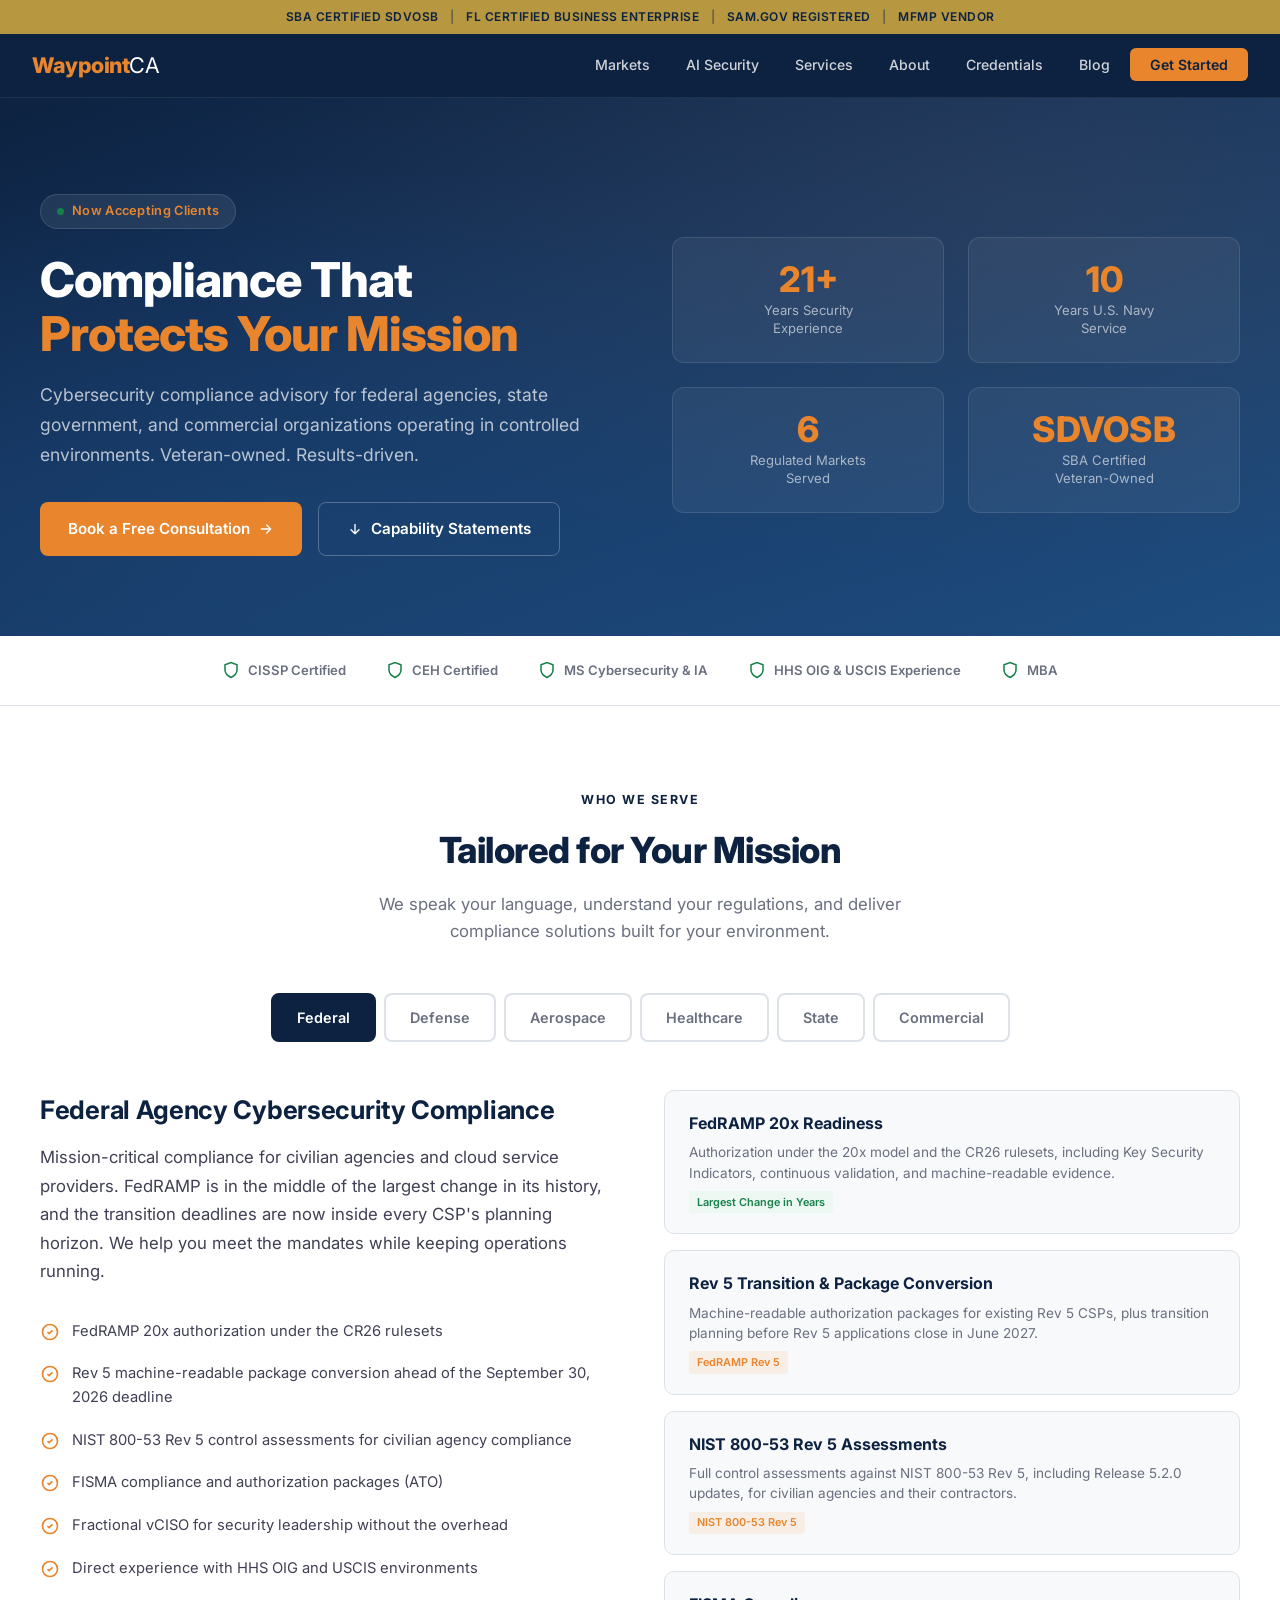
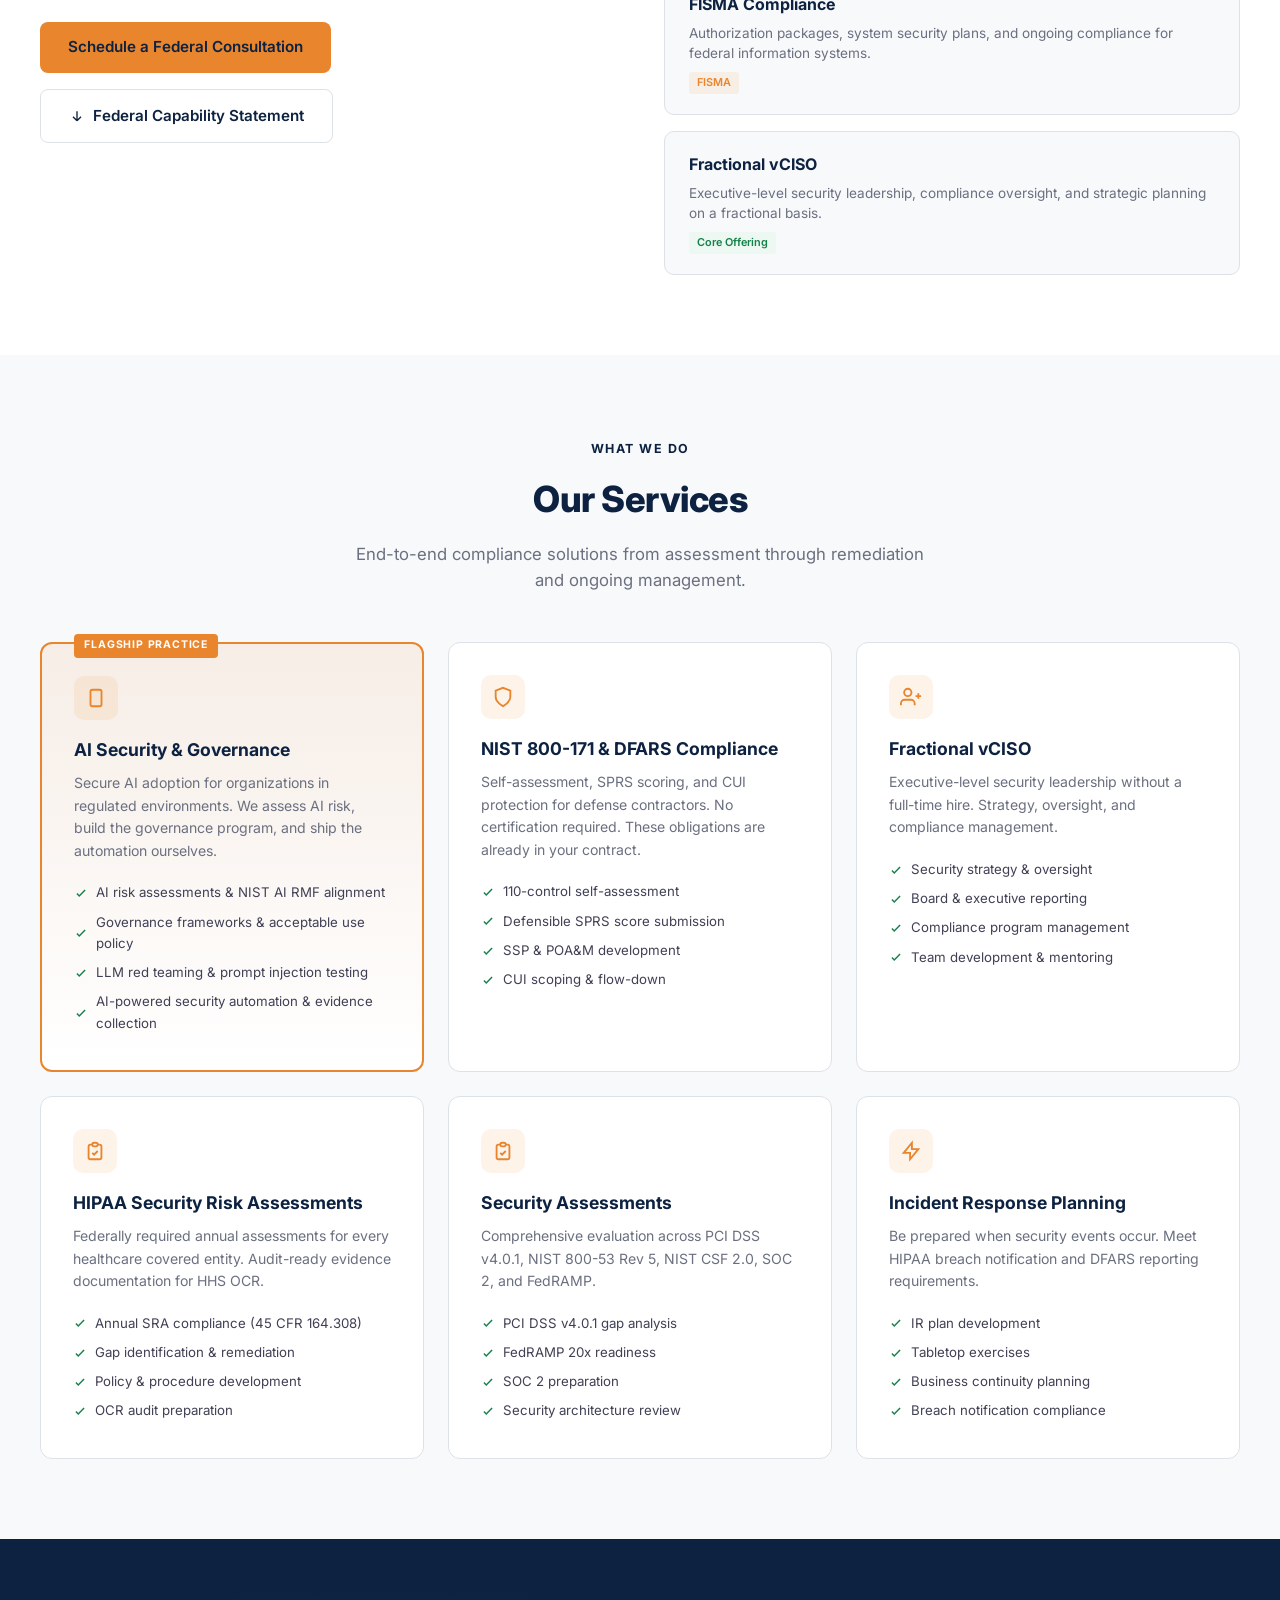
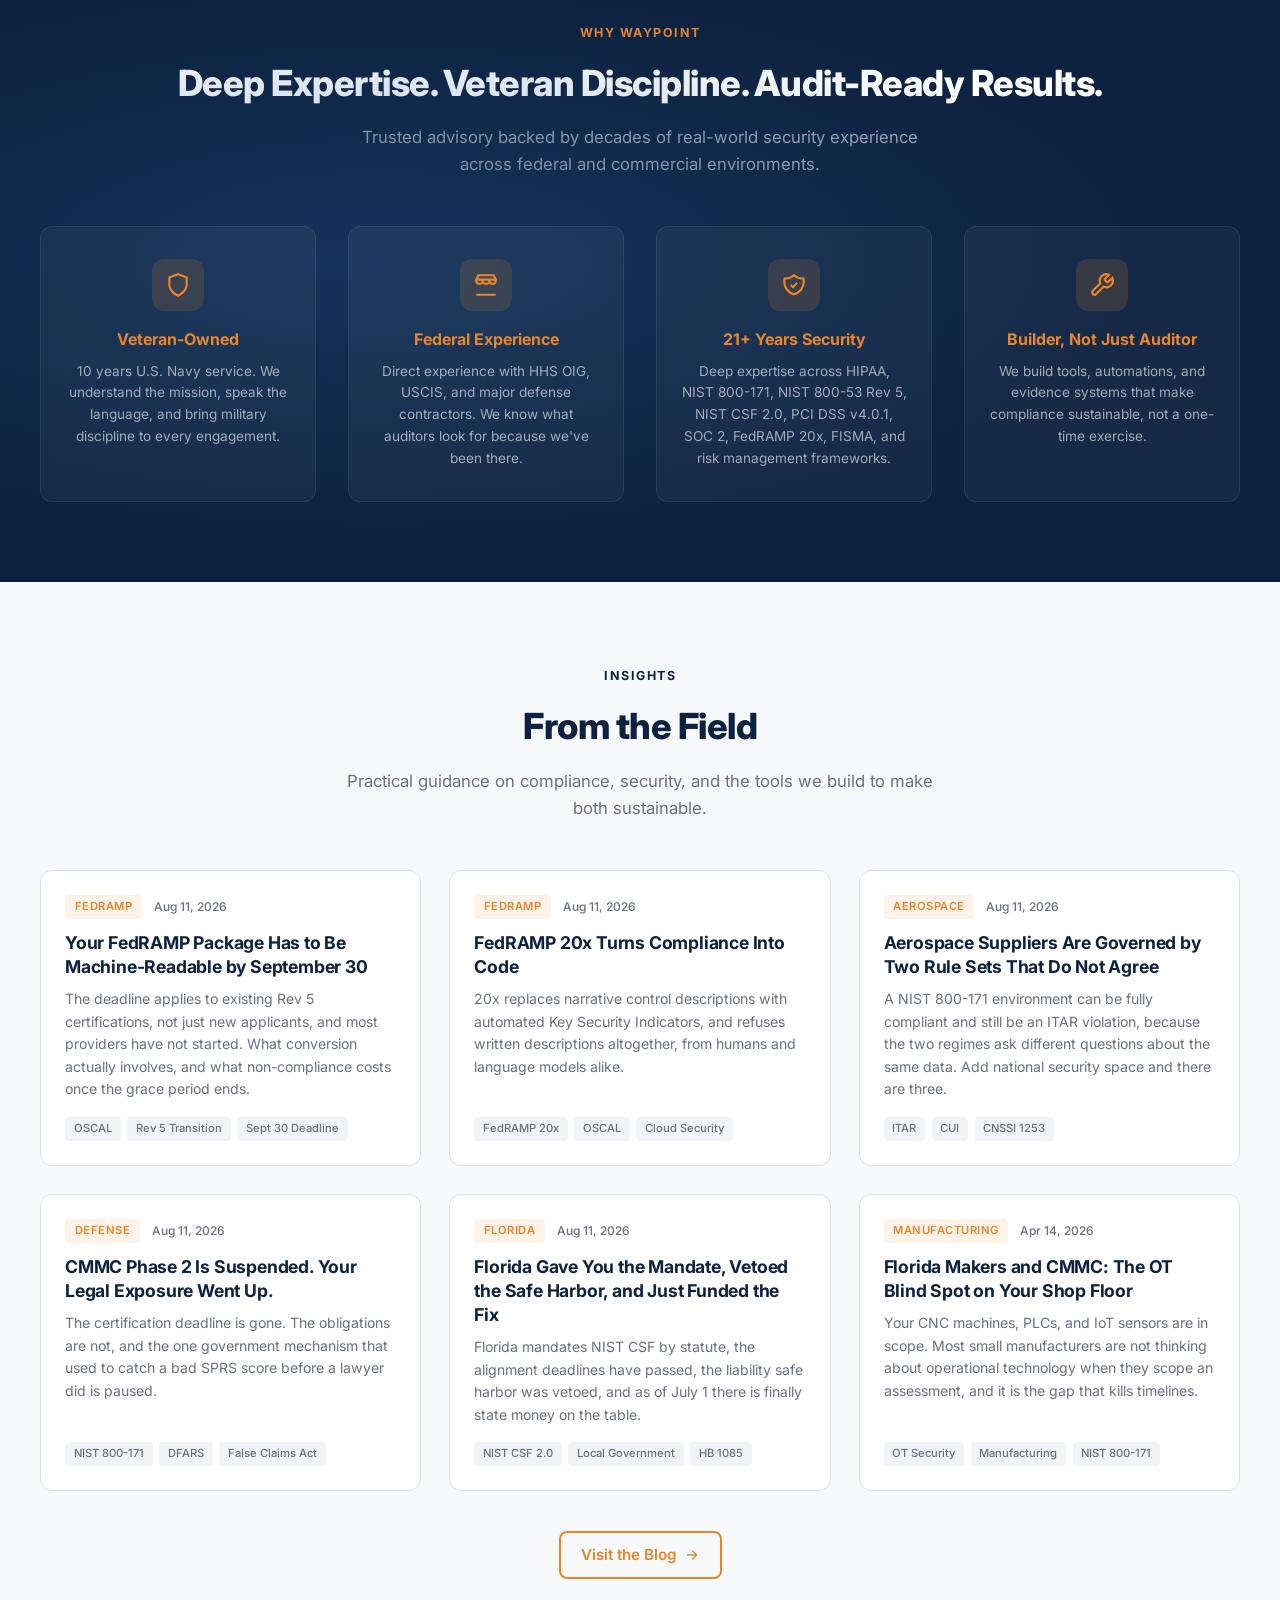
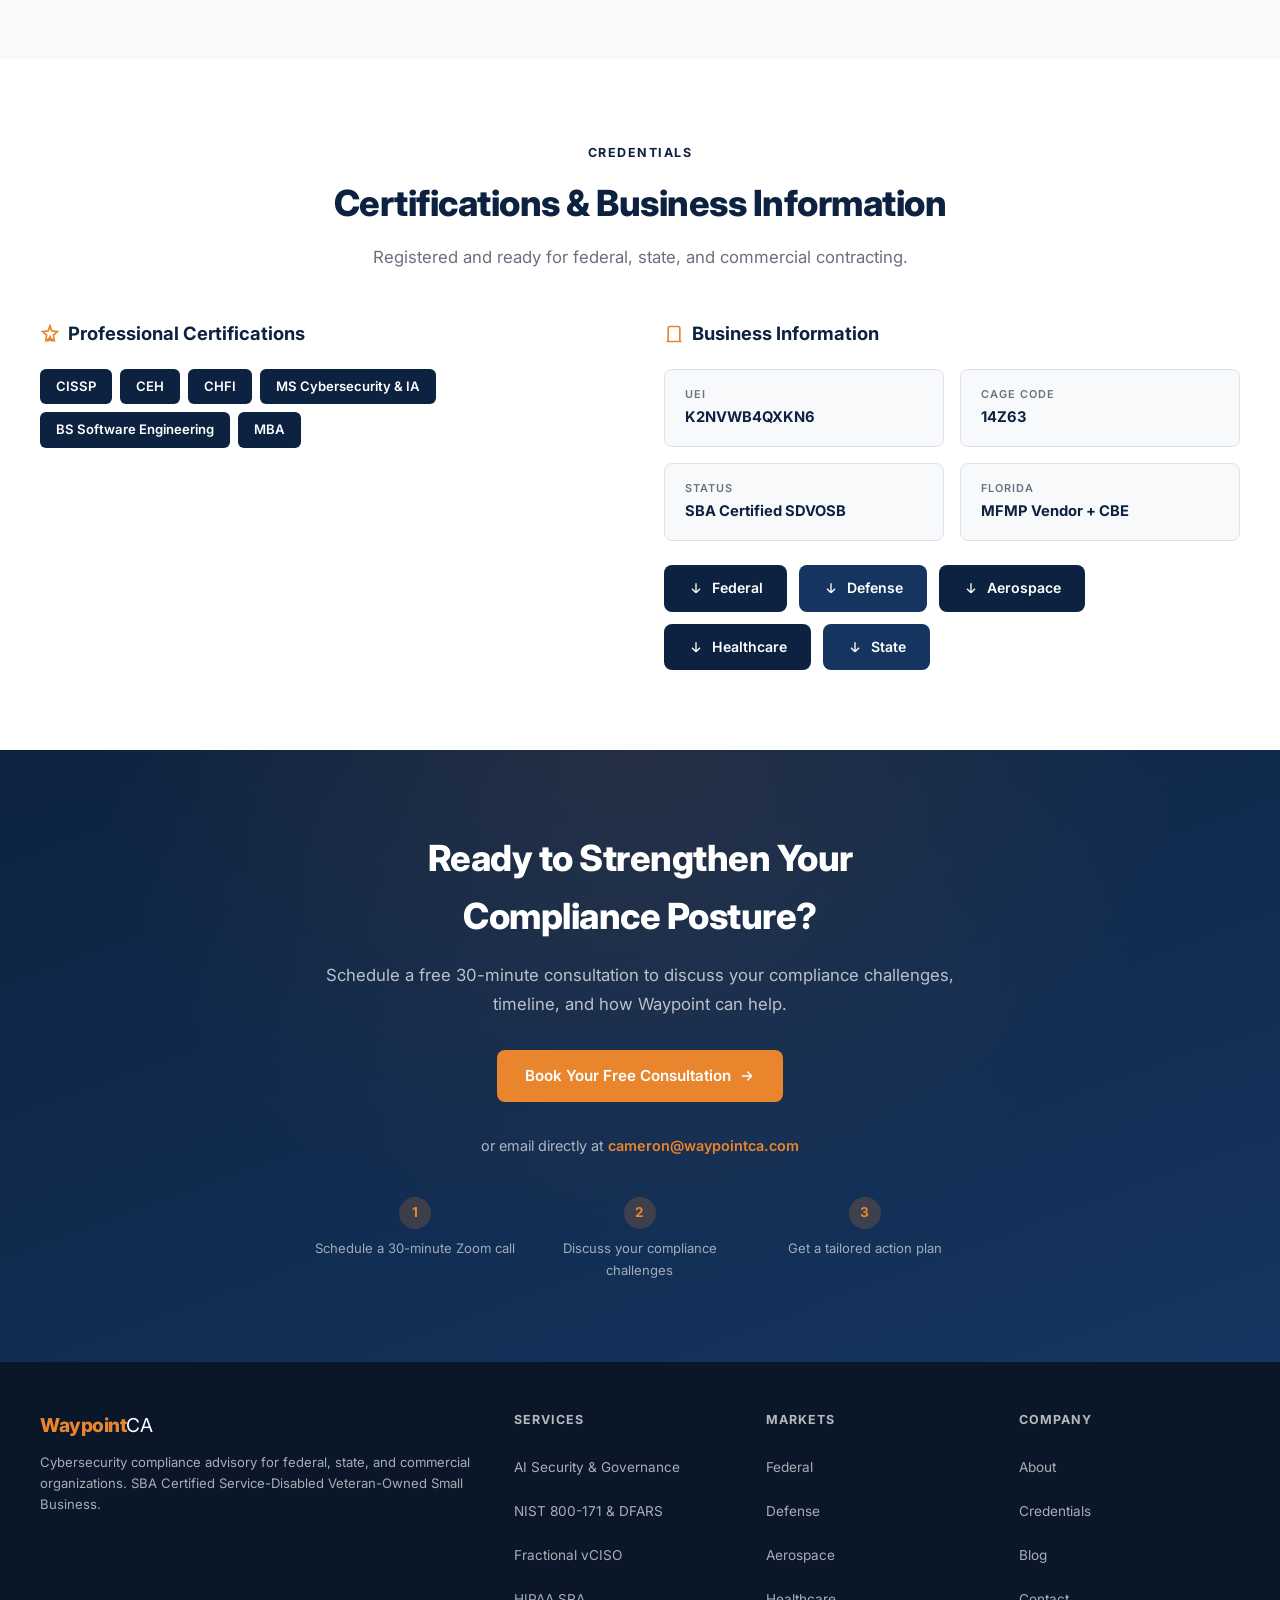
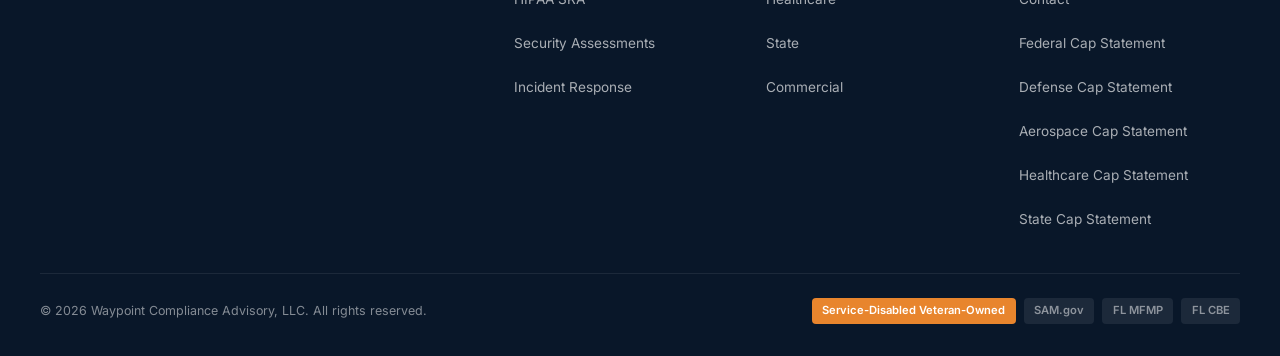
<file: index.html>
<!DOCTYPE html>
<html lang="en">
<head>
    <meta charset="UTF-8">
    <meta name="viewport" content="width=device-width, initial-scale=1.0">
    <title>Waypoint Compliance Advisory | Cybersecurity Compliance for Federal, State & Commercial</title>
    <meta name="description" content="Cybersecurity compliance advisory for federal, defense, aerospace, healthcare, state, and commercial organizations. NIST 800-171, ITAR and CUI overlap, CNSSI 1253, FedRAMP 20x, HIPAA, SOC 2. SBA Certified SDVOSB. 21+ years experience.">
    <meta property="og:title" content="Waypoint Compliance Advisory | Cybersecurity Compliance">
    <meta property="og:description" content="Cybersecurity compliance advisory for federal, defense, aerospace, healthcare, state, and commercial organizations. NIST 800-171, ITAR, CNSSI 1253, FedRAMP 20x, HIPAA. SBA Certified SDVOSB.">
    <meta property="og:type" content="website">
    <meta property="og:url" content="https://waypointca.com/">
    <meta property="og:image" content="https://waypointca.com/assets/waypoint-og.png">
    <meta property="og:site_name" content="Waypoint Compliance Advisory">
    <meta name="twitter:card" content="summary_large_image">
    <meta name="twitter:image" content="https://waypointca.com/assets/waypoint-og.png">
    <meta name="twitter:title" content="Waypoint Compliance Advisory">
    <meta name="twitter:description" content="Cybersecurity compliance for federal, defense, aerospace, healthcare, state, and commercial organizations. Veteran-owned. Results-driven.">
    <link rel="canonical" href="https://waypointca.com/">
    <link rel="icon" href="assets/favicon.ico" sizes="any">
    <link rel="icon" type="image/png" sizes="32x32" href="assets/favicon-32x32.png">
    <link rel="icon" type="image/png" sizes="16x16" href="assets/favicon-16x16.png">
    <link rel="apple-touch-icon" href="assets/apple-touch-icon.png">
    <link rel="preconnect" href="https://fonts.googleapis.com">
    <link rel="preconnect" href="https://fonts.gstatic.com" crossorigin>
    <link href="https://fonts.googleapis.com/css2?family=Inter:wght@400;500;600;700;800&display=swap" rel="stylesheet">
    <style>
        * { margin: 0; padding: 0; box-sizing: border-box; }
        html { scroll-behavior: smooth; }

        /* Skip link */
        .skip-link {
            position: absolute;
            top: -50px;
            left: 0;
            background: var(--accent);
            color: #fff;
            padding: 0.5rem 1.25rem;
            z-index: 200;
            font-weight: 600;
            text-decoration: none;
            border-radius: 0 0 6px 0;
        }
        .skip-link:focus { top: 0; }

        /* Focus indicators */
        a:focus-visible, button:focus-visible, [role="tab"]:focus-visible {
            outline: 2px solid var(--accent);
            outline-offset: 2px;
        }

        :root {
            --navy: #0d2240;
            --navy-mid: #153560;
            --navy-light: #1e4d80;
            --accent: #e8852d;
            --accent-hover: #d4751f;
            --accent-light: rgba(232, 133, 45, 0.1);
            --white: #ffffff;
            --off-white: #f8f9fb;
            --light-bg: #f1f3f7;
            --text-dark: #1a1a2e;
            --text-body: #404055;
            --text-muted: #6b7080;
            --green: #16804a;
            --green-light: #edf8f2;
            --border: #dde1e8;
            --gold: #b79740;
        }

        body {
            font-family: 'Inter', -apple-system, BlinkMacSystemFont, 'Segoe UI', Roboto, sans-serif;
            color: var(--text-body);
            line-height: 1.6;
            -webkit-font-smoothing: antialiased;
        }

        .container {
            max-width: 1200px;
            margin: 0 auto;
            padding: 0 2rem;
        }

        /* ═══════════════════════════════════
           NAV
        ═══════════════════════════════════ */
        .top-bar {
            background: var(--gold);
            color: var(--navy);
            text-align: center;
            padding: 0.45rem 1rem;
            font-size: 0.75rem;
            font-weight: 600;
            letter-spacing: 0.5px;
            text-transform: uppercase;
        }
        .top-bar span { opacity: 0.5; margin: 0 0.5rem; }

        nav {
            background: var(--navy);
            padding: 0 2rem;
            display: flex;
            justify-content: space-between;
            align-items: center;
            position: sticky;
            top: 0;
            z-index: 100;
            height: 64px;
            border-bottom: 1px solid rgba(255,255,255,0.08);
        }
        .logo {
            color: var(--accent);
            font-size: 1.35rem;
            font-weight: 800;
            text-decoration: none;
            letter-spacing: -0.5px;
        }
        .logo span { color: var(--white); font-weight: 400; }

        .nav-links { list-style: none; display: flex; gap: 0.25rem; align-items: center; }
        .nav-links a {
            color: rgba(255,255,255,0.8);
            text-decoration: none;
            font-size: 0.88rem;
            font-weight: 500;
            padding: 0.5rem 1rem;
            border-radius: 6px;
            transition: all 0.2s;
        }
        .nav-links a:hover { color: #fff; background: rgba(255,255,255,0.08); }
        .nav-cta {
            background: var(--accent) !important;
            color: var(--navy) !important;
            font-weight: 600 !important;
            padding: 0.5rem 1.25rem !important;
        }
        .nav-cta:hover { background: var(--accent-hover) !important; }

        /* Mobile nav toggle */
        .nav-toggle { display: none; background: none; border: none; cursor: pointer; padding: 0.5rem; }
        .nav-toggle svg { width: 24px; height: 24px; stroke: white; }

        /* ═══════════════════════════════════
           HERO
        ═══════════════════════════════════ */
        .hero {
            background: linear-gradient(160deg, var(--navy) 0%, var(--navy-mid) 40%, var(--navy-light) 100%);
            color: var(--white);
            padding: 6rem 2rem 5rem;
            position: relative;
            overflow: hidden;
        }
        .hero::before {
            content: '';
            position: absolute;
            top: 0; right: 0; bottom: 0; left: 0;
            background:
                radial-gradient(ellipse at 80% 20%, rgba(232,133,45,0.08) 0%, transparent 60%),
                radial-gradient(ellipse at 20% 80%, rgba(30,77,128,0.3) 0%, transparent 60%);
        }
        .hero-content {
            position: relative;
            max-width: 1200px;
            margin: 0 auto;
            display: grid;
            grid-template-columns: 1fr 1fr;
            gap: 4rem;
            align-items: center;
        }
        .hero-text { max-width: 580px; }
        .hero-eyebrow {
            display: inline-flex;
            align-items: center;
            gap: 0.5rem;
            background: rgba(255,255,255,0.08);
            border: 1px solid rgba(255,255,255,0.12);
            color: var(--accent);
            padding: 0.4rem 1rem;
            border-radius: 20px;
            font-size: 0.8rem;
            font-weight: 600;
            margin-bottom: 1.5rem;
            letter-spacing: 0.3px;
        }
        .hero-eyebrow .dot { width: 7px; height: 7px; background: var(--green); border-radius: 50%; }
        .hero h1 {
            font-size: 3rem;
            line-height: 1.12;
            font-weight: 800;
            letter-spacing: -1px;
            margin-bottom: 1.25rem;
        }
        .hero h1 .highlight { color: var(--accent); }
        .hero .subtitle {
            font-size: 1.1rem;
            color: rgba(255,255,255,0.7);
            line-height: 1.7;
            margin-bottom: 2rem;
        }
        .hero-actions { display: flex; gap: 1rem; flex-wrap: wrap; }

        .btn-primary {
            display: inline-flex;
            align-items: center;
            gap: 0.5rem;
            background: var(--accent);
            color: var(--navy);
            padding: 0.85rem 1.75rem;
            border-radius: 8px;
            text-decoration: none;
            font-weight: 600;
            font-size: 0.95rem;
            transition: all 0.2s;
            border: none;
            cursor: pointer;
        }
        .btn-primary:hover { background: var(--accent-hover); transform: translateY(-1px); }

        /* On dark backgrounds, use white text on accent buttons */
        .hero .btn-primary,
        .cta-section .btn-primary { color: var(--white); }

        .btn-outline {
            display: inline-flex;
            align-items: center;
            gap: 0.5rem;
            background: transparent;
            color: var(--white);
            padding: 0.85rem 1.75rem;
            border-radius: 8px;
            text-decoration: none;
            font-weight: 600;
            font-size: 0.95rem;
            transition: all 0.2s;
            border: 1px solid rgba(255,255,255,0.25);
        }
        .btn-outline:hover { background: rgba(255,255,255,0.08); border-color: rgba(255,255,255,0.4); }

        /* Hero stats */
        .hero-stats {
            display: grid;
            grid-template-columns: 1fr 1fr;
            gap: 1.5rem;
        }
        .stat-card {
            background: rgba(255,255,255,0.05);
            border: 1px solid rgba(255,255,255,0.1);
            border-radius: 12px;
            padding: 1.5rem;
            text-align: center;
        }
        .stat-card .number {
            font-size: 2.2rem;
            font-weight: 800;
            color: var(--accent);
            line-height: 1;
            margin-bottom: 0.25rem;
        }
        .stat-card .label {
            font-size: 0.82rem;
            color: rgba(255,255,255,0.6);
            line-height: 1.4;
        }

        /* ═══════════════════════════════════
           TRUST BAR
        ═══════════════════════════════════ */
        .trust-bar {
            background: var(--white);
            border-bottom: 1px solid var(--border);
            padding: 1.5rem 2rem;
        }
        .trust-bar-inner {
            max-width: 1200px;
            margin: 0 auto;
            display: flex;
            justify-content: center;
            align-items: center;
            gap: 2.5rem;
            flex-wrap: wrap;
        }
        .trust-item {
            display: flex;
            align-items: center;
            gap: 0.5rem;
            font-size: 0.82rem;
            font-weight: 600;
            color: var(--text-muted);
        }
        .trust-item svg {
            width: 18px;
            height: 18px;
            flex-shrink: 0;
        }

        /* ═══════════════════════════════════
           MARKET TABS
        ═══════════════════════════════════ */
        .markets-section {
            padding: 5rem 2rem;
            background: var(--white);
        }
        .section-header {
            text-align: center;
            margin-bottom: 3rem;
        }
        .section-label {
            display: inline-block;
            font-size: 0.78rem;
            font-weight: 700;
            text-transform: uppercase;
            letter-spacing: 1.5px;
            color: var(--navy);
            margin-bottom: 0.75rem;
        }
        .section-header h2 {
            font-size: 2.25rem;
            font-weight: 800;
            color: var(--navy);
            letter-spacing: -0.5px;
            margin-bottom: 0.75rem;
        }
        .section-header p {
            color: var(--text-muted);
            max-width: 600px;
            margin: 0 auto;
            font-size: 1.05rem;
        }

        .market-tabs {
            display: flex;
            justify-content: center;
            gap: 0.5rem;
            margin-bottom: 3rem;
            flex-wrap: wrap;
        }
        .market-tab {
            padding: 0.7rem 1.5rem;
            border: 2px solid var(--border);
            border-radius: 8px;
            font-size: 0.9rem;
            font-weight: 600;
            color: var(--text-muted);
            cursor: pointer;
            transition: all 0.2s;
            background: var(--white);
        }
        .market-tab:hover {
            border-color: var(--accent);
            color: var(--accent);
        }
        .market-tab.active {
            background: var(--navy);
            color: var(--white);
            border-color: var(--navy);
        }

        .market-panel { display: none; }
        .market-panel.active { display: block; }

        .market-content {
            max-width: 1200px;
            margin: 0 auto;
            display: grid;
            grid-template-columns: 1fr 1fr;
            gap: 3rem;
            align-items: start;
        }
        .market-info h3 {
            font-size: 1.6rem;
            font-weight: 700;
            color: var(--navy);
            margin-bottom: 0.75rem;
            letter-spacing: -0.3px;
        }
        .market-info .lead {
            font-size: 1.05rem;
            color: var(--text-body);
            margin-bottom: 1.5rem;
            line-height: 1.7;
        }
        .market-pain-points {
            list-style: none;
            margin-bottom: 2rem;
        }
        .market-pain-points li {
            display: flex;
            gap: 0.75rem;
            padding: 0.6rem 0;
            font-size: 0.92rem;
            color: var(--text-body);
            align-items: flex-start;
        }
        .market-pain-points li svg {
            flex-shrink: 0;
            margin-top: 2px;
        }

        .market-services {
            display: grid;
            gap: 1rem;
        }
        .market-service-card {
            background: var(--off-white);
            border: 1px solid var(--border);
            border-radius: 10px;
            padding: 1.25rem 1.5rem;
            transition: all 0.2s;
        }
        .market-service-card:hover {
            border-color: var(--accent);
            box-shadow: 0 2px 12px rgba(232,133,45,0.1);
        }
        .market-service-card h4 {
            font-size: 1rem;
            font-weight: 700;
            color: var(--navy);
            margin-bottom: 0.35rem;
        }
        .market-service-card p {
            font-size: 0.85rem;
            color: var(--text-muted);
            line-height: 1.5;
        }
        .market-service-card .tag {
            display: inline-block;
            font-size: 0.68rem;
            padding: 0.15rem 0.5rem;
            border-radius: 3px;
            font-weight: 600;
            margin-top: 0.5rem;
        }
        .tag-framework { background: var(--accent-light); color: var(--accent); }
        .tag-popular { background: var(--green-light); color: var(--green); }

        .advisory-note {
            background: var(--off-white);
            border-left: 3px solid var(--accent);
            border-radius: 0 8px 8px 0;
            padding: 1rem 1.25rem;
            margin-bottom: 2rem;
            font-size: 0.85rem;
            line-height: 1.65;
            color: var(--text-body);
        }
        .advisory-note strong { color: var(--navy); }

        /* ═══════════════════════════════════
           SERVICES
        ═══════════════════════════════════ */
        .services-section {
            padding: 5rem 2rem;
            background: var(--off-white);
        }
        .services-grid {
            display: grid;
            grid-template-columns: repeat(3, 1fr);
            gap: 1.5rem;
            max-width: 1200px;
            margin: 0 auto;
        }
        .service-card {
            background: var(--white);
            border: 1px solid var(--border);
            border-radius: 12px;
            padding: 2rem;
            transition: all 0.25s;
            position: relative;
        }
        .service-card:hover {
            border-color: var(--accent);
            box-shadow: 0 4px 20px rgba(0,0,0,0.06);
            transform: translateY(-2px);
        }
        .service-card.featured {
            border: 2px solid var(--accent);
            background: linear-gradient(to bottom, var(--accent-light), var(--white));
        }
        .service-card .flag {
            position: absolute;
            top: -10px;
            left: 2rem;
            background: var(--accent);
            color: var(--white);
            font-size: 0.66rem;
            font-weight: 700;
            text-transform: uppercase;
            letter-spacing: 0.8px;
            padding: 0.2rem 0.65rem;
            border-radius: 4px;
        }
        .service-card .card-icon {
            width: 44px;
            height: 44px;
            border-radius: 10px;
            display: flex;
            align-items: center;
            justify-content: center;
            margin-bottom: 1rem;
            background: var(--accent-light);
        }
        .service-card .card-icon svg { width: 22px; height: 22px; }
        .service-card .card-icon.green { background: var(--green-light); }
        .service-card h3 {
            font-size: 1.1rem;
            font-weight: 700;
            color: var(--navy);
            margin-bottom: 0.5rem;
        }
        .service-card p {
            font-size: 0.88rem;
            color: var(--text-muted);
            margin-bottom: 1rem;
            line-height: 1.6;
        }
        .service-card ul {
            list-style: none;
            font-size: 0.83rem;
        }
        .service-card ul li {
            display: flex;
            align-items: center;
            gap: 0.5rem;
            padding: 0.25rem 0;
            color: var(--text-body);
        }
        .service-card ul li svg { flex-shrink: 0; }

        /* ═══════════════════════════════════
           WHY WAYPOINT
        ═══════════════════════════════════ */
        .why-section {
            padding: 5rem 2rem;
            background: var(--navy);
            color: var(--white);
            position: relative;
            overflow: hidden;
        }
        .why-section::before {
            content: '';
            position: absolute;
            top: 0; right: 0; bottom: 0; left: 0;
            background: radial-gradient(ellipse at 30% 50%, rgba(30,77,128,0.4) 0%, transparent 60%);
        }
        .why-section .section-header h2 { color: var(--white); }
        .why-section .section-header p { color: rgba(255,255,255,0.6); }
        .why-section .section-label { color: var(--accent); }

        .why-grid {
            display: grid;
            grid-template-columns: repeat(4, 1fr);
            gap: 2rem;
            max-width: 1200px;
            margin: 0 auto;
            position: relative;
        }
        .why-card {
            text-align: center;
            padding: 2rem 1.5rem;
            background: rgba(255,255,255,0.04);
            border: 1px solid rgba(255,255,255,0.08);
            border-radius: 12px;
            transition: all 0.25s;
        }
        .why-card:hover {
            background: rgba(255,255,255,0.08);
            transform: translateY(-2px);
        }
        .why-card .card-icon {
            width: 52px;
            height: 52px;
            border-radius: 12px;
            display: flex;
            align-items: center;
            justify-content: center;
            margin: 0 auto 1rem;
            background: rgba(232,133,45,0.15);
        }
        .why-card .card-icon svg { width: 26px; height: 26px; }
        .why-card h3 {
            font-size: 1rem;
            font-weight: 700;
            color: var(--accent);
            margin-bottom: 0.5rem;
        }
        .why-card p {
            font-size: 0.85rem;
            color: rgba(255,255,255,0.6);
            line-height: 1.6;
        }

        /* ═══════════════════════════════════
           BLOG / INSIGHTS
        ═══════════════════════════════════ */
        .blog-section {
            padding: 5rem 2rem;
            background: var(--off-white);
        }
        .blog-grid {
            display: grid;
            grid-template-columns: repeat(3, 1fr);
            gap: 1.75rem;
            max-width: 1200px;
            margin: 0 auto;
        }
        .blog-card {
            background: var(--white);
            border: 1px solid var(--border);
            border-radius: 12px;
            overflow: hidden;
            transition: all 0.25s;
            display: flex;
            flex-direction: column;
            text-decoration: none;
            color: inherit;
        }
        .blog-card:hover {
            border-color: var(--accent);
            box-shadow: 0 4px 20px rgba(0,0,0,0.06);
            transform: translateY(-3px);
        }
        .blog-card-body {
            padding: 1.5rem;
            display: flex;
            flex-direction: column;
            flex: 1;
        }
        .blog-card-meta {
            display: flex;
            align-items: center;
            gap: 0.75rem;
            font-size: 0.75rem;
            color: var(--text-muted);
            font-weight: 500;
            margin-bottom: 0.75rem;
        }
        .blog-card-category {
            background: var(--accent-light);
            color: var(--accent);
            padding: 0.2rem 0.6rem;
            border-radius: 4px;
            font-weight: 600;
            font-size: 0.7rem;
            text-transform: uppercase;
            letter-spacing: 0.5px;
        }
        .blog-card h3 {
            font-size: 1.1rem;
            font-weight: 700;
            color: var(--navy);
            margin-bottom: 0.6rem;
            line-height: 1.35;
            letter-spacing: -0.2px;
        }
        .blog-card p {
            font-size: 0.88rem;
            color: var(--text-muted);
            line-height: 1.6;
            flex: 1;
        }
        .blog-card-tags {
            display: flex;
            gap: 0.4rem;
            flex-wrap: wrap;
            margin-top: 1rem;
        }
        .blog-card-tags span {
            font-size: 0.7rem;
            padding: 0.2rem 0.55rem;
            border-radius: 4px;
            background: var(--light-bg);
            color: var(--text-muted);
            font-weight: 500;
        }
        .blog-cta {
            text-align: center;
            margin-top: 2.5rem;
        }
        .blog-cta a {
            display: inline-flex;
            align-items: center;
            gap: 0.5rem;
            color: var(--accent);
            text-decoration: none;
            font-weight: 600;
            font-size: 0.95rem;
            padding: 0.6rem 1.25rem;
            border: 2px solid var(--accent);
            border-radius: 8px;
            transition: all 0.2s;
        }
        .blog-cta a:hover {
            background: var(--accent);
            color: var(--white);
        }

        /* ═══════════════════════════════════
           CREDENTIALS & BUSINESS INFO
        ═══════════════════════════════════ */
        .credentials-section {
            padding: 5rem 2rem;
            background: var(--white);
        }
        .cred-grid {
            max-width: 1200px;
            margin: 0 auto;
            display: grid;
            grid-template-columns: 1fr 1fr;
            gap: 3rem;
        }
        .cred-block h3 {
            font-size: 1.15rem;
            font-weight: 700;
            color: var(--navy);
            margin-bottom: 1.25rem;
            display: flex;
            align-items: center;
            gap: 0.5rem;
        }
        .cred-block h3 svg { width: 20px; height: 20px; }

        .cert-grid {
            display: flex;
            gap: 0.5rem;
            flex-wrap: wrap;
        }
        .cert-badge {
            background: var(--navy);
            color: var(--white);
            padding: 0.45rem 1rem;
            border-radius: 6px;
            font-size: 0.82rem;
            font-weight: 600;
        }

        .biz-grid {
            display: grid;
            grid-template-columns: 1fr 1fr;
            gap: 1rem;
        }
        .biz-item {
            background: var(--off-white);
            padding: 1rem 1.25rem;
            border-radius: 8px;
            border: 1px solid var(--border);
        }
        .biz-item .biz-label {
            display: block;
            font-size: 0.68rem;
            text-transform: uppercase;
            letter-spacing: 1px;
            color: var(--text-muted);
            font-weight: 600;
            margin-bottom: 0.2rem;
        }
        .biz-item .value {
            font-weight: 700;
            color: var(--navy);
            font-size: 0.92rem;
        }

        .download-row {
            margin-top: 1.5rem;
        }
        .btn-secondary {
            display: inline-flex;
            align-items: center;
            gap: 0.5rem;
            background: var(--navy);
            color: var(--white);
            padding: 0.75rem 1.5rem;
            border-radius: 8px;
            text-decoration: none;
            font-weight: 600;
            font-size: 0.88rem;
            transition: all 0.2s;
        }
        .btn-secondary:hover { background: var(--navy-mid); }

        /* ═══════════════════════════════════
           CTA / CONTACT
        ═══════════════════════════════════ */
        .cta-section {
            padding: 5rem 2rem;
            background: linear-gradient(160deg, var(--navy) 0%, var(--navy-mid) 100%);
            color: var(--white);
            text-align: center;
            position: relative;
            overflow: hidden;
        }
        .cta-section::before {
            content: '';
            position: absolute;
            top: 0; right: 0; bottom: 0; left: 0;
            background: radial-gradient(ellipse at 50% 0%, rgba(232,133,45,0.1) 0%, transparent 60%);
        }
        .cta-content {
            position: relative;
            max-width: 650px;
            margin: 0 auto;
        }
        .cta-content h2 {
            font-size: 2.25rem;
            font-weight: 800;
            margin-bottom: 1rem;
            letter-spacing: -0.5px;
        }
        .cta-content p {
            font-size: 1.05rem;
            color: rgba(255,255,255,0.7);
            margin-bottom: 2rem;
            line-height: 1.7;
        }
        .cta-actions {
            display: flex;
            justify-content: center;
            gap: 1rem;
            flex-wrap: wrap;
            margin-bottom: 2rem;
        }
        .cta-email {
            margin-top: 1rem;
            font-size: 0.9rem;
            color: rgba(255,255,255,0.65);
        }
        .cta-email a {
            color: var(--accent);
            text-decoration: none;
            font-weight: 600;
        }
        .cta-email a:hover { text-decoration: underline; }

        .expect-grid {
            display: grid;
            grid-template-columns: repeat(3, 1fr);
            gap: 1.5rem;
            max-width: 700px;
            margin: 2.5rem auto 0;
        }
        .expect-item {
            text-align: center;
        }
        .expect-item .step {
            width: 32px;
            height: 32px;
            border-radius: 50%;
            background: rgba(232,133,45,0.2);
            color: var(--accent);
            font-size: 0.85rem;
            font-weight: 700;
            display: flex;
            align-items: center;
            justify-content: center;
            margin: 0 auto 0.5rem;
        }
        .expect-item p {
            font-size: 0.82rem;
            color: rgba(255,255,255,0.6);
            margin-bottom: 0;
        }

        /* ═══════════════════════════════════
           FOOTER
        ═══════════════════════════════════ */
        footer {
            background: #091729;
            color: rgba(255,255,255,0.5);
            padding: 3rem 2rem 2rem;
        }
        .footer-inner {
            max-width: 1200px;
            margin: 0 auto;
            display: grid;
            grid-template-columns: 2fr 1fr 1fr 1fr;
            gap: 2rem;
        }
        .footer-brand .logo { font-size: 1.2rem; }
        .footer-brand p {
            font-size: 0.82rem;
            margin-top: 0.75rem;
            line-height: 1.6;
            color: rgba(255,255,255,0.65);
        }
        .footer-col h4 {
            font-size: 0.78rem;
            font-weight: 700;
            text-transform: uppercase;
            letter-spacing: 1px;
            color: rgba(255,255,255,0.7);
            margin-bottom: 1rem;
        }
        .footer-col a {
            display: block;
            color: rgba(255,255,255,0.65);
            text-decoration: none;
            font-size: 0.85rem;
            padding: 0.5rem 0;
            min-height: 44px;
            display: flex;
            align-items: center;
            transition: color 0.2s;
        }
        .footer-col a:hover { color: var(--accent); }

        .footer-bottom {
            max-width: 1200px;
            margin: 2rem auto 0;
            padding-top: 1.5rem;
            border-top: 1px solid rgba(255,255,255,0.08);
            display: flex;
            justify-content: space-between;
            align-items: center;
            flex-wrap: wrap;
            gap: 1rem;
        }
        .footer-bottom p { font-size: 0.78rem; }
        .footer-badges {
            display: flex;
            gap: 0.5rem;
            flex-wrap: wrap;
        }
        .footer-badge {
            padding: 0.25rem 0.65rem;
            border-radius: 4px;
            font-size: 0.7rem;
            font-weight: 600;
        }
        .footer-badge.veteran { background: var(--accent); color: var(--white); }
        .footer-badge.reg { background: rgba(255,255,255,0.08); color: rgba(255,255,255,0.5); }

        /* ═══════════════════════════════════
           RESPONSIVE
        ═══════════════════════════════════ */
        @media (max-width: 1024px) {
            .hero-content { grid-template-columns: 1fr; gap: 2rem; }
            .hero-stats { grid-template-columns: repeat(4, 1fr); }
            .services-grid { grid-template-columns: repeat(2, 1fr); }
            .why-grid { grid-template-columns: repeat(2, 1fr); }
            .blog-grid { grid-template-columns: 1fr 1fr; }
            .footer-inner { grid-template-columns: 1fr 1fr; }
        }

        @media (max-width: 768px) {
            .hero { padding: 4rem 1.5rem 3rem; }
            .hero h1 { font-size: 2rem; }
            .hero-stats { grid-template-columns: repeat(2, 1fr); }
            .hero-actions { flex-direction: column; }
            .hero-actions a { text-align: center; }
            .nav-links { display: none; }
            .nav-links.show {
                display: flex;
                flex-direction: column;
                position: absolute;
                top: 64px;
                left: 0;
                right: 0;
                background: var(--navy);
                padding: 1rem;
                border-bottom: 1px solid rgba(255,255,255,0.08);
                z-index: 99;
            }
            .nav-links.show li { width: 100%; }
            .nav-links.show a { display: block; padding: 0.75rem 1rem; min-height: 44px; }
            .nav-toggle { display: block; }
            .services-grid { grid-template-columns: 1fr; }
            .why-grid { grid-template-columns: 1fr; }
            .market-content { grid-template-columns: 1fr; }
            .market-tabs { gap: 0.35rem; }
            .market-tab { padding: 0.6rem 1rem; font-size: 0.82rem; }
            .blog-grid { grid-template-columns: 1fr; }
            .cred-grid { grid-template-columns: 1fr; }
            .expect-grid { grid-template-columns: 1fr; }
            .footer-inner { grid-template-columns: 1fr; }
            .footer-bottom { flex-direction: column; text-align: center; }
            .top-bar { font-size: 0.65rem; padding: 0.4rem 0.5rem; }
        }
    </style>
    <!-- Google tag (gtag.js) -->
    <script async src="https://www.googletagmanager.com/gtag/js?id=G-YKWY9GBXCT"></script>
    <script>
      window.dataLayer = window.dataLayer || [];
      function gtag(){dataLayer.push(arguments);}
      gtag('js', new Date());
      gtag('config', 'G-YKWY9GBXCT');
    </script>
    <script type="application/ld+json">
    {
      "@context": "https://schema.org",
      "@type": "ProfessionalService",
      "name": "Waypoint Compliance Advisory, LLC",
      "alternateName": "WaypointCA",
      "url": "https://waypointca.com",
      "logo": "https://waypointca.com/assets/apple-touch-icon.png",
      "image": "https://waypointca.com/assets/waypoint-og.png",
      "description": "Cybersecurity compliance advisory for federal, defense, aerospace, healthcare, state, and commercial organizations. SBA Certified Service-Disabled Veteran-Owned Small Business.",
      "email": "cameron@waypointca.com",
      "address": {
        "@type": "PostalAddress",
        "addressLocality": "DeLand",
        "addressRegion": "FL",
        "addressCountry": "US"
      },
      "areaServed": [
        { "@type": "Country", "name": "United States" },
        { "@type": "State", "name": "Florida" }
      ],
      "founder": {
        "@type": "Person",
        "name": "Cameron Hopkin",
        "jobTitle": "Principal Consultant",
        "hasCredential": ["CISSP", "CEH", "CHFI", "MS Cybersecurity and Information Assurance", "MBA"]
      },
      "identifier": [
        { "@type": "PropertyValue", "name": "UEI", "value": "K2NVWB4QXKN6" },
        { "@type": "PropertyValue", "name": "CAGE Code", "value": "14Z63" },
        { "@type": "PropertyValue", "name": "NAICS", "value": "541512, 541519, 541611, 541690, 611420" }
      ],
      "knowsAbout": [
        "NIST SP 800-171", "DFARS 252.204-7012", "CMMC", "ITAR", "CNSSI 1253",
        "FedRAMP 20x", "OSCAL", "FISMA", "NIST SP 800-53", "HIPAA Security Rule",
        "NIST Cybersecurity Framework 2.0", "SOC 2", "PCI DSS v4.0.1", "NIST AI RMF"
      ],
      "hasOfferCatalog": {
        "@type": "OfferCatalog",
        "name": "Compliance Advisory Services",
        "itemListElement": [
          { "@type": "Offer", "itemOffered": { "@type": "Service", "name": "AI Security and Governance" } },
          { "@type": "Offer", "itemOffered": { "@type": "Service", "name": "NIST 800-171 and DFARS Compliance" } },
          { "@type": "Offer", "itemOffered": { "@type": "Service", "name": "Fractional vCISO" } },
          { "@type": "Offer", "itemOffered": { "@type": "Service", "name": "HIPAA Security Risk Assessment" } },
          { "@type": "Offer", "itemOffered": { "@type": "Service", "name": "FedRAMP 20x Readiness" } },
          { "@type": "Offer", "itemOffered": { "@type": "Service", "name": "CUI and Export Control Alignment" } },
          { "@type": "Offer", "itemOffered": { "@type": "Service", "name": "Incident Response Planning" } }
        ]
      },
      "sameAs": [
        "https://www.linkedin.com/company/waypointca",
        "https://github.com/WaypointCA",
        "https://waypointca.com/blog/"
      ]
    }
    </script>
</head>
<body>

<a href="#main-content" class="skip-link">Skip to main content</a>

<!-- TOP BAR -->
<div class="top-bar">
    SBA Certified SDVOSB <span>|</span> FL Certified Business Enterprise <span>|</span> SAM.gov Registered <span>|</span> MFMP Vendor
</div>

<!-- NAV -->
<nav aria-label="Main navigation">
    <a href="#" class="logo">Waypoint<span>CA</span></a>
    <ul class="nav-links">
        <li><a href="#markets">Markets</a></li>
        <li><a href="/ai-security/">AI Security</a></li>
        <li><a href="#services">Services</a></li>
        <li><a href="#about">About</a></li>
        <li><a href="#credentials">Credentials</a></li>
        <li><a href="/blog/">Blog</a></li>
        <li><a href="#contact" class="nav-cta">Get Started</a></li>
    </ul>
    <button class="nav-toggle" aria-label="Toggle navigation menu" aria-expanded="false"
            onclick="var nl=document.querySelector('.nav-links');nl.classList.toggle('show');this.setAttribute('aria-expanded',nl.classList.contains('show'))">
        <svg aria-hidden="true" fill="none" viewBox="0 0 24 24" stroke-width="2"><path stroke-linecap="round" d="M4 6h16M4 12h16M4 18h16"/></svg>
    </button>
</nav>

<!-- HERO -->
<main id="main-content">
<section class="hero">
    <div class="hero-content">
        <div class="hero-text">
            <div class="hero-eyebrow">
                <span class="dot" aria-hidden="true"></span>
                Now Accepting Clients
            </div>
            <h1>Compliance That<br><span class="highlight">Protects Your Mission</span></h1>
            <p class="subtitle">Cybersecurity compliance advisory for federal agencies, state government, and commercial organizations operating in controlled environments. Veteran-owned. Results-driven.</p>
            <div class="hero-actions">
                <a href="https://calendly.com/tech-waypointca/30min" class="btn-primary">
                    Book a Free Consultation
                    <svg aria-hidden="true" width="16" height="16" fill="none" viewBox="0 0 24 24"><path stroke="currentColor" stroke-width="2" stroke-linecap="round" stroke-linejoin="round" d="M5 12h14m-6-6 6 6-6 6"/></svg>
                </a>
                <a href="#markets" class="btn-outline">
                    <svg aria-hidden="true" width="16" height="16" fill="none" viewBox="0 0 24 24"><path stroke="currentColor" stroke-width="2" stroke-linecap="round" stroke-linejoin="round" d="M12 5v14m0 0-6-6m6 6 6-6"/></svg>
                    Capability Statements
                </a>
            </div>
        </div>
        <div class="hero-stats">
            <div class="stat-card">
                <div class="number">21+</div>
                <div class="label">Years Security<br>Experience</div>
            </div>
            <div class="stat-card">
                <div class="number">10</div>
                <div class="label">Years U.S. Navy<br>Service</div>
            </div>
            <div class="stat-card">
                <div class="number">6</div>
                <div class="label">Regulated Markets<br>Served</div>
            </div>
            <div class="stat-card">
                <div class="number">SDVOSB</div>
                <div class="label">SBA Certified<br>Veteran-Owned</div>
            </div>
        </div>
    </div>
</section>

<!-- TRUST BAR -->
<div class="trust-bar">
    <div class="trust-bar-inner">
        <div class="trust-item">
            <svg aria-hidden="true" viewBox="0 0 24 24" fill="none" stroke="#16804a" stroke-width="2"><path d="M12 22s8-4 8-10V5l-8-3-8 3v7c0 6 8 10 8 10z"/></svg>
            CISSP Certified
        </div>
        <div class="trust-item">
            <svg aria-hidden="true" viewBox="0 0 24 24" fill="none" stroke="#16804a" stroke-width="2"><path d="M12 22s8-4 8-10V5l-8-3-8 3v7c0 6 8 10 8 10z"/></svg>
            CEH Certified
        </div>
        <div class="trust-item">
            <svg aria-hidden="true" viewBox="0 0 24 24" fill="none" stroke="#16804a" stroke-width="2"><path d="M12 22s8-4 8-10V5l-8-3-8 3v7c0 6 8 10 8 10z"/></svg>
            MS Cybersecurity &amp; IA
        </div>
        <div class="trust-item">
            <svg aria-hidden="true" viewBox="0 0 24 24" fill="none" stroke="#16804a" stroke-width="2"><path d="M12 22s8-4 8-10V5l-8-3-8 3v7c0 6 8 10 8 10z"/></svg>
            HHS OIG &amp; USCIS Experience
        </div>
        <div class="trust-item">
            <svg aria-hidden="true" viewBox="0 0 24 24" fill="none" stroke="#16804a" stroke-width="2"><path d="M12 22s8-4 8-10V5l-8-3-8 3v7c0 6 8 10 8 10z"/></svg>
            MBA
        </div>
    </div>
</div>

<!-- MARKETS -->
<section class="markets-section" id="markets">
    <div class="section-header">
        <div class="section-label">Who We Serve</div>
        <h2>Tailored for Your Mission</h2>
        <p>We speak your language, understand your regulations, and deliver compliance solutions built for your environment.</p>
    </div>

    <div class="market-tabs" role="tablist" aria-label="Market segments">
        <div class="market-tab active" role="tab" id="tab-federal" tabindex="0" aria-selected="true" aria-controls="market-federal" onclick="switchMarket('federal')" onkeydown="tabKeyHandler(event,'federal')">Federal</div>
        <div class="market-tab" role="tab" id="tab-defense" tabindex="-1" aria-selected="false" aria-controls="market-defense" onclick="switchMarket('defense')" onkeydown="tabKeyHandler(event,'defense')">Defense</div>
        <div class="market-tab" role="tab" id="tab-aerospace" tabindex="-1" aria-selected="false" aria-controls="market-aerospace" onclick="switchMarket('aerospace')" onkeydown="tabKeyHandler(event,'aerospace')">Aerospace</div>
        <div class="market-tab" role="tab" id="tab-healthcare" tabindex="-1" aria-selected="false" aria-controls="market-healthcare" onclick="switchMarket('healthcare')" onkeydown="tabKeyHandler(event,'healthcare')">Healthcare</div>
        <div class="market-tab" role="tab" id="tab-state" tabindex="-1" aria-selected="false" aria-controls="market-state" onclick="switchMarket('state')" onkeydown="tabKeyHandler(event,'state')">State</div>
        <div class="market-tab" role="tab" id="tab-commercial" tabindex="-1" aria-selected="false" aria-controls="market-commercial" onclick="switchMarket('commercial')" onkeydown="tabKeyHandler(event,'commercial')">Commercial</div>
    </div>

    <!-- FEDERAL PANEL -->
    <div class="market-panel active" id="market-federal" role="tabpanel" aria-labelledby="tab-federal">
        <div class="market-content">
            <div class="market-info">
                <h3>Federal Agency Cybersecurity Compliance</h3>
                <p class="lead">Mission-critical compliance for civilian agencies and cloud service providers. FedRAMP is in the middle of the largest change in its history, and the transition deadlines are now inside every CSP's planning horizon. We help you meet the mandates while keeping operations running.</p>
                <ul class="market-pain-points">
                    <li>
                        <svg aria-hidden="true" width="20" height="20" viewBox="0 0 24 24" fill="none" stroke="#e8852d" stroke-width="2"><path d="M9 12l2 2 4-4m6 2a9 9 0 11-18 0 9 9 0 0118 0z"/></svg>
                        FedRAMP 20x authorization under the CR26 rulesets
                    </li>
                    <li>
                        <svg aria-hidden="true" width="20" height="20" viewBox="0 0 24 24" fill="none" stroke="#e8852d" stroke-width="2"><path d="M9 12l2 2 4-4m6 2a9 9 0 11-18 0 9 9 0 0118 0z"/></svg>
                        Rev 5 machine-readable package conversion ahead of the September 30, 2026 deadline
                    </li>
                    <li>
                        <svg aria-hidden="true" width="20" height="20" viewBox="0 0 24 24" fill="none" stroke="#e8852d" stroke-width="2"><path d="M9 12l2 2 4-4m6 2a9 9 0 11-18 0 9 9 0 0118 0z"/></svg>
                        NIST 800-53 Rev 5 control assessments for civilian agency compliance
                    </li>
                    <li>
                        <svg aria-hidden="true" width="20" height="20" viewBox="0 0 24 24" fill="none" stroke="#e8852d" stroke-width="2"><path d="M9 12l2 2 4-4m6 2a9 9 0 11-18 0 9 9 0 0118 0z"/></svg>
                        FISMA compliance and authorization packages (ATO)
                    </li>
                    <li>
                        <svg aria-hidden="true" width="20" height="20" viewBox="0 0 24 24" fill="none" stroke="#e8852d" stroke-width="2"><path d="M9 12l2 2 4-4m6 2a9 9 0 11-18 0 9 9 0 0118 0z"/></svg>
                        Fractional vCISO for security leadership without the overhead
                    </li>
                    <li>
                        <svg aria-hidden="true" width="20" height="20" viewBox="0 0 24 24" fill="none" stroke="#e8852d" stroke-width="2"><path d="M9 12l2 2 4-4m6 2a9 9 0 11-18 0 9 9 0 0118 0z"/></svg>
                        Direct experience with HHS OIG and USCIS environments
                    </li>
                </ul>
                <div style="display:flex;gap:1rem;flex-wrap:wrap;align-items:center;">
                    <a href="https://calendly.com/tech-waypointca/30min" class="btn-primary">Schedule a Federal Consultation</a>
                    <a href="assets/Waypoint_CapStmt_Federal.pdf" class="btn-outline" style="color:var(--navy);border-color:var(--border);">
                        <svg aria-hidden="true" width="16" height="16" viewBox="0 0 24 24" fill="none" stroke="currentColor" stroke-width="2"><path d="M12 5v14m0 0l-6-6m6 6l6-6"/></svg>
                        Federal Capability Statement
                    </a>
                </div>
            </div>
            <div class="market-services">
                <div class="market-service-card">
                    <h4>FedRAMP 20x Readiness</h4>
                    <p>Authorization under the 20x model and the CR26 rulesets, including Key Security Indicators, continuous validation, and machine-readable evidence.</p>
                    <span class="tag tag-popular">Largest Change in Years</span>
                </div>
                <div class="market-service-card">
                    <h4>Rev 5 Transition &amp; Package Conversion</h4>
                    <p>Machine-readable authorization packages for existing Rev 5 CSPs, plus transition planning before Rev 5 applications close in June 2027.</p>
                    <span class="tag tag-framework">FedRAMP Rev 5</span>
                </div>
                <div class="market-service-card">
                    <h4>NIST 800-53 Rev 5 Assessments</h4>
                    <p>Full control assessments against NIST 800-53 Rev 5, including Release 5.2.0 updates, for civilian agencies and their contractors.</p>
                    <span class="tag tag-framework">NIST 800-53 Rev 5</span>
                </div>
                <div class="market-service-card">
                    <h4>FISMA Compliance</h4>
                    <p>Authorization packages, system security plans, and ongoing compliance for federal information systems.</p>
                    <span class="tag tag-framework">FISMA</span>
                </div>
                <div class="market-service-card">
                    <h4>Fractional vCISO</h4>
                    <p>Executive-level security leadership, compliance oversight, and strategic planning on a fractional basis.</p>
                    <span class="tag tag-popular">Core Offering</span>
                </div>
            </div>
        </div>
    </div>

    <!-- DEFENSE PANEL -->
    <div class="market-panel" id="market-defense" role="tabpanel" aria-labelledby="tab-defense">
        <div class="market-content">
            <div class="market-info">
                <h3>Defense Industrial Base Compliance</h3>
                <p class="lead">DFARS 252.204-7012 still applies to every contract that touches CUI, and it always has, with or without a certification program. We help DIB contractors post a defensible SPRS score, protect CUI, and satisfy the obligations they are actually being held to today.</p>
                <ul class="market-pain-points">
                    <li>
                        <svg aria-hidden="true" width="20" height="20" viewBox="0 0 24 24" fill="none" stroke="#e8852d" stroke-width="2"><path d="M9 12l2 2 4-4m6 2a9 9 0 11-18 0 9 9 0 0118 0z"/></svg>
                        NIST 800-171 self-assessments and defensible SPRS score submission
                    </li>
                    <li>
                        <svg aria-hidden="true" width="20" height="20" viewBox="0 0 24 24" fill="none" stroke="#e8852d" stroke-width="2"><path d="M9 12l2 2 4-4m6 2a9 9 0 11-18 0 9 9 0 0118 0z"/></svg>
                        DFARS 252.204-7012 safeguarding, contractually binding regardless of certification status
                    </li>
                    <li>
                        <svg aria-hidden="true" width="20" height="20" viewBox="0 0 24 24" fill="none" stroke="#e8852d" stroke-width="2"><path d="M9 12l2 2 4-4m6 2a9 9 0 11-18 0 9 9 0 0118 0z"/></svg>
                        CUI identification, scoping, and protection planning
                    </li>
                    <li>
                        <svg aria-hidden="true" width="20" height="20" viewBox="0 0 24 24" fill="none" stroke="#e8852d" stroke-width="2"><path d="M9 12l2 2 4-4m6 2a9 9 0 11-18 0 9 9 0 0118 0z"/></svg>
                        Supply chain risk management and subcontractor flow-down
                    </li>
                    <li>
                        <svg aria-hidden="true" width="20" height="20" viewBox="0 0 24 24" fill="none" stroke="#e8852d" stroke-width="2"><path d="M9 12l2 2 4-4m6 2a9 9 0 11-18 0 9 9 0 0118 0z"/></svg>
                        72-hour cyber incident reporting and False Claims Act exposure reduction
                    </li>
                </ul>
                <div class="advisory-note">
                    <strong>Where CMMC stands:</strong> DoD suspended the CMMC Phase 2 third-party certification requirement in July 2026, and a reform task force is reviewing the program. Nothing about your underlying NIST 800-171 and DFARS obligations changed. We build the security program and evidence that satisfies today's requirements, and that carries straight into certification if and when Phase 2 resumes.
                </div>
                <div style="display:flex;gap:1rem;flex-wrap:wrap;align-items:center;">
                    <a href="https://calendly.com/tech-waypointca/30min" class="btn-primary">Schedule a Defense Consultation</a>
                    <a href="assets/Waypoint_CapStmt_Defense.pdf" class="btn-outline" style="color:var(--navy);border-color:var(--border);">
                        <svg aria-hidden="true" width="16" height="16" viewBox="0 0 24 24" fill="none" stroke="currentColor" stroke-width="2"><path d="M12 5v14m0 0l-6-6m6 6l6-6"/></svg>
                        Defense Capability Statement
                    </a>
                </div>
            </div>
            <div class="market-services">
                <div class="market-service-card">
                    <h4>NIST 800-171 Self-Assessment &amp; SPRS Scoring</h4>
                    <p>Full 110-control assessment, scored to the DoD methodology, with the evidence trail to defend the number you post to SPRS.</p>
                    <span class="tag tag-popular">Required Now</span>
                </div>
                <div class="market-service-card">
                    <h4>SSP &amp; POA&amp;M Development</h4>
                    <p>System security plans and remediation roadmaps that hold up under government review. This is the documentation DFARS assumes you already have.</p>
                    <span class="tag tag-framework">NIST 800-171</span>
                </div>
                <div class="market-service-card">
                    <h4>Supply Chain Security</h4>
                    <p>Risk assessments for your subcontractor network, flow-down requirement management, and CUI scoping.</p>
                    <span class="tag tag-framework">DFARS</span>
                </div>
                <div class="market-service-card">
                    <h4>Incident Response &amp; DFARS Reporting</h4>
                    <p>IR plans, tabletop exercises, and 72-hour cyber incident reporting procedures for defense contractors.</p>
                    <span class="tag tag-popular">Critical</span>
                </div>
            </div>
        </div>
    </div>

    <!-- AEROSPACE PANEL -->
    <div class="market-panel" id="market-aerospace" role="tabpanel" aria-labelledby="tab-aerospace">
        <div class="market-content">
            <div class="market-info">
                <h3>Aerospace &amp; Space Systems Compliance</h3>
                <p class="lead">Aerospace suppliers answer to two rule sets that ask different questions about the same file. NIST 800-171 asks whether the data is protected. ITAR asks who can see it and whether they are a U.S. person. You can satisfy one and violate the other.</p>
                <ul class="market-pain-points">
                    <li>
                        <svg aria-hidden="true" width="20" height="20" viewBox="0 0 24 24" fill="none" stroke="#e8852d" stroke-width="2"><path d="M9 12l2 2 4-4m6 2a9 9 0 11-18 0 9 9 0 0118 0z"/></svg>
                        CUI and ITAR technical data mapped in one inventory, not two programs
                    </li>
                    <li>
                        <svg aria-hidden="true" width="20" height="20" viewBox="0 0 24 24" fill="none" stroke="#e8852d" stroke-width="2"><path d="M9 12l2 2 4-4m6 2a9 9 0 11-18 0 9 9 0 0118 0z"/></svg>
                        U.S. person access review across employees, MSPs, and cloud support paths
                    </li>
                    <li>
                        <svg aria-hidden="true" width="20" height="20" viewBox="0 0 24 24" fill="none" stroke="#e8852d" stroke-width="2"><path d="M9 12l2 2 4-4m6 2a9 9 0 11-18 0 9 9 0 0118 0z"/></svg>
                        Deemed export risk, including offshore MSP night shifts with domain access
                    </li>
                    <li>
                        <svg aria-hidden="true" width="20" height="20" viewBox="0 0 24 24" fill="none" stroke="#e8852d" stroke-width="2"><path d="M9 12l2 2 4-4m6 2a9 9 0 11-18 0 9 9 0 0118 0z"/></svg>
                        CNSSI 1253 categorization and overlays for national security space programs
                    </li>
                    <li>
                        <svg aria-hidden="true" width="20" height="20" viewBox="0 0 24 24" fill="none" stroke="#e8852d" stroke-width="2"><path d="M9 12l2 2 4-4m6 2a9 9 0 11-18 0 9 9 0 0118 0z"/></svg>
                        Shop floor OT scoping for CNC controllers, PLCs, and test equipment
                    </li>
                </ul>
                <div class="advisory-note">
                    <strong>Why this is different:</strong> Export control was never part of CMMC and is unaffected by the Phase 2 suspension. It carries its own enforcement path through the State Department's Directorate of Defense Trade Controls, with penalties that make most cybersecurity findings look modest. A compliance program that treats cybersecurity and export control as separate efforts will keep passing one while quietly failing the other.
                </div>
                <div style="display:flex;gap:1rem;flex-wrap:wrap;align-items:center;">
                    <a href="https://calendly.com/tech-waypointca/30min" class="btn-primary">Schedule an Aerospace Consultation</a>
                    <a href="assets/Waypoint_CapStmt_Aerospace.pdf" class="btn-outline" style="color:var(--navy);border-color:var(--border);">
                        <svg aria-hidden="true" width="16" height="16" viewBox="0 0 24 24" fill="none" stroke="currentColor" stroke-width="2"><path d="M12 5v14m0 0l-6-6m6 6l6-6"/></svg>
                        Aerospace Capability Statement
                    </a>
                </div>
            </div>
            <div class="market-services">
                <div class="market-service-card">
                    <h4>CUI &amp; Export Control Alignment</h4>
                    <p>One access model answering both regimes. Data inventory tagged by regime, U.S. person access review, and deemed export risk assessment.</p>
                    <span class="tag tag-popular">Aerospace Specific</span>
                </div>
                <div class="market-service-card">
                    <h4>CNSSI 1253 &amp; National Security Space</h4>
                    <p>Categorization and overlay support under CNSSP 12 and CNSSI 1200, where civilian NIST 800-53 baselines and FedRAMP experience do not transfer cleanly.</p>
                    <span class="tag tag-framework">CNSSI 1253</span>
                </div>
                <div class="market-service-card">
                    <h4>NIST 800-171 &amp; SPRS Scoring</h4>
                    <p>Full 110-control self-assessment with SSP, POA&amp;M, and the evidence trail to defend your posted score.</p>
                    <span class="tag tag-framework">NIST 800-171</span>
                </div>
                <div class="market-service-card">
                    <h4>Shop Floor OT Security</h4>
                    <p>CNC controllers, PLCs, CMMs, and test stands scoped as Specialized Assets, with safeguards for equipment that cannot run modern endpoint tooling.</p>
                    <span class="tag tag-framework">OT / ICS</span>
                </div>
            </div>
        </div>
    </div>

    <!-- HEALTHCARE PANEL -->
    <div class="market-panel" id="market-healthcare" role="tabpanel" aria-labelledby="tab-healthcare">
        <div class="market-content">
            <div class="market-info">
                <h3>Healthcare Cybersecurity Compliance</h3>
                <p class="lead">Protect patient data, satisfy HHS requirements, and prepare for OCR audits. We help covered entities and business associates build sustainable HIPAA compliance programs.</p>
                <ul class="market-pain-points">
                    <li>
                        <svg aria-hidden="true" width="20" height="20" viewBox="0 0 24 24" fill="none" stroke="#e8852d" stroke-width="2"><path d="M9 12l2 2 4-4m6 2a9 9 0 11-18 0 9 9 0 0118 0z"/></svg>
                        HIPAA Security Risk Assessments, federally required annually
                    </li>
                    <li>
                        <svg aria-hidden="true" width="20" height="20" viewBox="0 0 24 24" fill="none" stroke="#e8852d" stroke-width="2"><path d="M9 12l2 2 4-4m6 2a9 9 0 11-18 0 9 9 0 0118 0z"/></svg>
                        Covered entity and business associate compliance programs
                    </li>
                    <li>
                        <svg aria-hidden="true" width="20" height="20" viewBox="0 0 24 24" fill="none" stroke="#e8852d" stroke-width="2"><path d="M9 12l2 2 4-4m6 2a9 9 0 11-18 0 9 9 0 0118 0z"/></svg>
                        Health IT security architecture and ePHI protection
                    </li>
                    <li>
                        <svg aria-hidden="true" width="20" height="20" viewBox="0 0 24 24" fill="none" stroke="#e8852d" stroke-width="2"><path d="M9 12l2 2 4-4m6 2a9 9 0 11-18 0 9 9 0 0118 0z"/></svg>
                        Readiness for the proposed Security Rule overhaul, with final action now expected in 2027
                    </li>
                    <li>
                        <svg aria-hidden="true" width="20" height="20" viewBox="0 0 24 24" fill="none" stroke="#e8852d" stroke-width="2"><path d="M9 12l2 2 4-4m6 2a9 9 0 11-18 0 9 9 0 0118 0z"/></svg>
                        Breach notification planning and OCR audit preparation
                    </li>
                    <li>
                        <svg aria-hidden="true" width="20" height="20" viewBox="0 0 24 24" fill="none" stroke="#e8852d" stroke-width="2"><path d="M9 12l2 2 4-4m6 2a9 9 0 11-18 0 9 9 0 0118 0z"/></svg>
                        Direct experience with HHS OIG healthcare security environments
                    </li>
                </ul>
                <div style="display:flex;gap:1rem;flex-wrap:wrap;align-items:center;">
                    <a href="https://calendly.com/tech-waypointca/30min" class="btn-primary">Schedule a Healthcare Consultation</a>
                    <a href="assets/Waypoint_CapStmt_Healthcare.pdf" class="btn-outline" style="color:var(--navy);border-color:var(--border);">
                        <svg aria-hidden="true" width="16" height="16" viewBox="0 0 24 24" fill="none" stroke="currentColor" stroke-width="2"><path d="M12 5v14m0 0l-6-6m6 6l6-6"/></svg>
                        Healthcare Capability Statement
                    </a>
                </div>
            </div>
            <div class="market-services">
                <div class="market-service-card">
                    <h4>HIPAA Security Risk Assessments</h4>
                    <p>Comprehensive SRA aligned with 45 CFR 164.308. Gap identification, remediation plans, and audit-ready evidence.</p>
                    <span class="tag tag-framework">HIPAA</span>
                </div>
                <div class="market-service-card">
                    <h4>Policy &amp; Procedure Development</h4>
                    <p>HIPAA-compliant security policies, workforce training programs, and administrative safeguard documentation.</p>
                    <span class="tag tag-framework">45 CFR 164</span>
                </div>
                <div class="market-service-card">
                    <h4>Breach Notification &amp; IR Planning</h4>
                    <p>HIPAA breach notification procedures, incident response plans, and tabletop exercises for healthcare scenarios.</p>
                    <span class="tag tag-popular">High Priority</span>
                </div>
                <div class="market-service-card">
                    <h4>Fractional vCISO for Healthcare</h4>
                    <p>Ongoing security leadership for practices, hospitals, and health IT companies without a full-time hire.</p>
                    <span class="tag tag-popular">Core Offering</span>
                </div>
            </div>
        </div>
    </div>

    <!-- STATE PANEL -->
    <div class="market-panel" id="market-state" role="tabpanel" aria-labelledby="tab-state">
        <div class="market-content">
            <div class="market-info">
                <h3>State Government Compliance</h3>
                <p class="lead">Florida agencies and state-level organizations face growing cybersecurity mandates. We're a registered MFMP vendor and Florida CBE ready for state procurement.</p>
                <ul class="market-pain-points">
                    <li>
                        <svg aria-hidden="true" width="20" height="20" viewBox="0 0 24 24" fill="none" stroke="#e8852d" stroke-width="2"><path d="M9 12l2 2 4-4m6 2a9 9 0 11-18 0 9 9 0 0118 0z"/></svg>
                        NIST CSF 2.0 alignment, including the new Govern function, and maturity assessments
                    </li>
                    <li>
                        <svg aria-hidden="true" width="20" height="20" viewBox="0 0 24 24" fill="none" stroke="#e8852d" stroke-width="2"><path d="M9 12l2 2 4-4m6 2a9 9 0 11-18 0 9 9 0 0118 0z"/></svg>
                        Florida MFMP registered vendor, ready for state procurement
                    </li>
                    <li>
                        <svg aria-hidden="true" width="20" height="20" viewBox="0 0 24 24" fill="none" stroke="#e8852d" stroke-width="2"><path d="M9 12l2 2 4-4m6 2a9 9 0 11-18 0 9 9 0 0118 0z"/></svg>
                        VBE/CBE set-aside eligible, Veteran Business Enterprise certified
                    </li>
                    <li>
                        <svg aria-hidden="true" width="20" height="20" viewBox="0 0 24 24" fill="none" stroke="#e8852d" stroke-width="2"><path d="M9 12l2 2 4-4m6 2a9 9 0 11-18 0 9 9 0 0118 0z"/></svg>
                        HIPAA compliance for state health agencies and Medicaid programs
                    </li>
                    <li>
                        <svg aria-hidden="true" width="20" height="20" viewBox="0 0 24 24" fill="none" stroke="#e8852d" stroke-width="2"><path d="M9 12l2 2 4-4m6 2a9 9 0 11-18 0 9 9 0 0118 0z"/></svg>
                        HB 1085 grant readiness &mdash; the new Local Government Cybersecurity Protection Program
                    </li>
                    <li>
                        <svg aria-hidden="true" width="20" height="20" viewBox="0 0 24 24" fill="none" stroke="#e8852d" stroke-width="2"><path d="M9 12l2 2 4-4m6 2a9 9 0 11-18 0 9 9 0 0118 0z"/></svg>
                        Incident response planning for public sector environments
                    </li>
                </ul>
                <div style="display:flex;gap:1rem;flex-wrap:wrap;align-items:center;">
                    <a href="https://calendly.com/tech-waypointca/30min" class="btn-primary">Schedule a State Consultation</a>
                    <a href="assets/Waypoint_CapStmt_State.pdf" class="btn-outline" style="color:var(--navy);border-color:var(--border);">
                        <svg aria-hidden="true" width="16" height="16" viewBox="0 0 24 24" fill="none" stroke="currentColor" stroke-width="2"><path d="M12 5v14m0 0l-6-6m6 6l6-6"/></svg>
                        State Capability Statement
                    </a>
                </div>
            </div>
            <div class="market-services">
                <div class="market-service-card">
                    <h4>NIST CSF 2.0 Assessments</h4>
                    <p>Baseline cybersecurity maturity against NIST CSF 2.0, including the Govern function added in the 2.0 release, with a prioritized remediation roadmap.</p>
                    <span class="tag tag-framework">NIST CSF 2.0</span>
                </div>
                <div class="market-service-card">
                    <h4>HIPAA for State Health Programs</h4>
                    <p>Security risk assessments for Medicaid, public health, and state-run healthcare programs.</p>
                    <span class="tag tag-framework">HIPAA</span>
                </div>
                <div class="market-service-card">
                    <h4>HB 1085 Grant Readiness</h4>
                    <p>Chapter 2026-115 created the Local Government Cybersecurity Protection Program inside the Florida Digital Service, effective July 1, 2026. FLDS procures solutions against a defined need, so a documented gap list is what makes a jurisdiction fundable.</p>
                    <span class="tag tag-popular">New July 2026</span>
                </div>
                <div class="market-service-card">
                    <h4>Security Program Development</h4>
                    <p>Build or mature your agency's security program from policies and procedures to technical controls.</p>
                    <span class="tag tag-framework">Program Build</span>
                </div>
                <div class="market-service-card">
                    <h4>Fractional vCISO</h4>
                    <p>Security leadership for agencies that need strategic direction without a full-time CISO hire.</p>
                    <span class="tag tag-popular">Core Offering</span>
                </div>
            </div>
        </div>
    </div>

    <!-- COMMERCIAL PANEL -->
    <div class="market-panel" id="market-commercial" role="tabpanel" aria-labelledby="tab-commercial">
        <div class="market-content">
            <div class="market-info">
                <h3>Commercial Cybersecurity Advisory</h3>
                <p class="lead">For businesses over $1M annual revenue operating in regulated environments. Compliance isn't overhead. It's competitive advantage. We make it efficient and sustainable.</p>
                <ul class="market-pain-points">
                    <li>
                        <svg aria-hidden="true" width="20" height="20" viewBox="0 0 24 24" fill="none" stroke="#e8852d" stroke-width="2"><path d="M9 12l2 2 4-4m6 2a9 9 0 11-18 0 9 9 0 0118 0z"/></svg>
                        Fractional vCISO retainers, executive security leadership on demand
                    </li>
                    <li>
                        <svg aria-hidden="true" width="20" height="20" viewBox="0 0 24 24" fill="none" stroke="#e8852d" stroke-width="2"><path d="M9 12l2 2 4-4m6 2a9 9 0 11-18 0 9 9 0 0118 0z"/></svg>
                        SOC 2 readiness for SaaS and service organizations
                    </li>
                    <li>
                        <svg aria-hidden="true" width="20" height="20" viewBox="0 0 24 24" fill="none" stroke="#e8852d" stroke-width="2"><path d="M9 12l2 2 4-4m6 2a9 9 0 11-18 0 9 9 0 0118 0z"/></svg>
                        PCI DSS v4.0.1 gap analysis, including the 51 requirements that became mandatory in March 2025
                    </li>
                    <li>
                        <svg aria-hidden="true" width="20" height="20" viewBox="0 0 24 24" fill="none" stroke="#e8852d" stroke-width="2"><path d="M9 12l2 2 4-4m6 2a9 9 0 11-18 0 9 9 0 0118 0z"/></svg>
                        AI security governance for organizations adopting AI in controlled environments
                    </li>
                    <li>
                        <svg aria-hidden="true" width="20" height="20" viewBox="0 0 24 24" fill="none" stroke="#e8852d" stroke-width="2"><path d="M9 12l2 2 4-4m6 2a9 9 0 11-18 0 9 9 0 0118 0z"/></svg>
                        Compliance as competitive advantage: win contracts, reduce liability, build trust
                    </li>
                </ul>
                <div style="display:flex;gap:1rem;flex-wrap:wrap;align-items:center;">
                    <a href="https://calendly.com/tech-waypointca/30min" class="btn-primary">Schedule a Commercial Consultation</a>
                </div>
            </div>
            <div class="market-services">
                <div class="market-service-card">
                    <h4>Fractional vCISO Retainers</h4>
                    <p>Ongoing security leadership, compliance management, board reporting, and strategic oversight for growing businesses.</p>
                    <span class="tag tag-popular">Core Offering</span>
                </div>
                <div class="market-service-card">
                    <h4>SOC 2 Readiness</h4>
                    <p>Gap analysis, control implementation guidance, and evidence preparation for SOC 2 Type I/II audits.</p>
                    <span class="tag tag-framework">SOC 2</span>
                </div>
                <div class="market-service-card">
                    <h4>PCI DSS v4.0.1 Compliance</h4>
                    <p>Gap analysis and remediation planning for payment card industry data security standards.</p>
                    <span class="tag tag-framework">PCI DSS v4.0.1</span>
                </div>
                <div class="market-service-card">
                    <h4>AI Security &amp; Governance</h4>
                    <p>Risk assessments aligned to NIST AI RMF and ISO/IEC 42001, governance frameworks, LLM red teaming, and secure implementation for AI adoption in regulated industries.</p>
                    <span class="tag tag-framework">AI Governance</span>
                </div>
            </div>
        </div>
    </div>
</section>

<!-- SERVICES -->
<section class="services-section" id="services">
    <div class="section-header">
        <div class="section-label">What We Do</div>
        <h2>Our Services</h2>
        <p>End-to-end compliance solutions from assessment through remediation and ongoing management.</p>
    </div>

    <div class="services-grid">
        <div class="service-card featured">
            <span class="flag">Flagship Practice</span>
            <div class="card-icon">
                <svg aria-hidden="true" viewBox="0 0 24 24" fill="none" stroke="#e8852d" stroke-width="2"><path d="M12 18h.01M8 21h8a2 2 0 002-2V5a2 2 0 00-2-2H8a2 2 0 00-2 2v14a2 2 0 002 2z"/></svg>
            </div>
            <h3>AI Security &amp; Governance</h3>
            <p>Secure AI adoption for organizations in regulated environments. We assess AI risk, build the governance program, and ship the automation ourselves.</p>
            <ul>
                <li><svg aria-hidden="true" width="14" height="14" viewBox="0 0 24 24" fill="none" stroke="#16804a" stroke-width="2.5"><path d="M5 13l4 4L19 7"/></svg> AI risk assessments &amp; NIST AI RMF alignment</li>
                <li><svg aria-hidden="true" width="14" height="14" viewBox="0 0 24 24" fill="none" stroke="#16804a" stroke-width="2.5"><path d="M5 13l4 4L19 7"/></svg> Governance frameworks &amp; acceptable use policy</li>
                <li><svg aria-hidden="true" width="14" height="14" viewBox="0 0 24 24" fill="none" stroke="#16804a" stroke-width="2.5"><path d="M5 13l4 4L19 7"/></svg> LLM red teaming &amp; prompt injection testing</li>
                <li><svg aria-hidden="true" width="14" height="14" viewBox="0 0 24 24" fill="none" stroke="#16804a" stroke-width="2.5"><path d="M5 13l4 4L19 7"/></svg> AI-powered security automation &amp; evidence collection</li>
            </ul>
        </div>

        <div class="service-card">
            <div class="card-icon">
                <svg aria-hidden="true" viewBox="0 0 24 24" fill="none" stroke="#e8852d" stroke-width="2"><path d="M12 22s8-4 8-10V5l-8-3-8 3v7c0 6 8 10 8 10z"/></svg>
            </div>
            <h3>NIST 800-171 &amp; DFARS Compliance</h3>
            <p>Self-assessment, SPRS scoring, and CUI protection for defense contractors. No certification required. These obligations are already in your contract.</p>
            <ul>
                <li><svg aria-hidden="true" width="14" height="14" viewBox="0 0 24 24" fill="none" stroke="#16804a" stroke-width="2.5"><path d="M5 13l4 4L19 7"/></svg> 110-control self-assessment</li>
                <li><svg aria-hidden="true" width="14" height="14" viewBox="0 0 24 24" fill="none" stroke="#16804a" stroke-width="2.5"><path d="M5 13l4 4L19 7"/></svg> Defensible SPRS score submission</li>
                <li><svg aria-hidden="true" width="14" height="14" viewBox="0 0 24 24" fill="none" stroke="#16804a" stroke-width="2.5"><path d="M5 13l4 4L19 7"/></svg> SSP &amp; POA&amp;M development</li>
                <li><svg aria-hidden="true" width="14" height="14" viewBox="0 0 24 24" fill="none" stroke="#16804a" stroke-width="2.5"><path d="M5 13l4 4L19 7"/></svg> CUI scoping &amp; flow-down</li>
            </ul>
        </div>

        <div class="service-card">
            <div class="card-icon">
                <svg aria-hidden="true" viewBox="0 0 24 24" fill="none" stroke="#e8852d" stroke-width="2"><path d="M16 21v-2a4 4 0 00-4-4H5a4 4 0 00-4 4v2"/><circle cx="8.5" cy="7" r="4"/><path d="M20 8v6m3-3h-6"/></svg>
            </div>
            <h3>Fractional vCISO</h3>
            <p>Executive-level security leadership without a full-time hire. Strategy, oversight, and compliance management.</p>
            <ul>
                <li><svg aria-hidden="true" width="14" height="14" viewBox="0 0 24 24" fill="none" stroke="#16804a" stroke-width="2.5"><path d="M5 13l4 4L19 7"/></svg> Security strategy &amp; oversight</li>
                <li><svg aria-hidden="true" width="14" height="14" viewBox="0 0 24 24" fill="none" stroke="#16804a" stroke-width="2.5"><path d="M5 13l4 4L19 7"/></svg> Board &amp; executive reporting</li>
                <li><svg aria-hidden="true" width="14" height="14" viewBox="0 0 24 24" fill="none" stroke="#16804a" stroke-width="2.5"><path d="M5 13l4 4L19 7"/></svg> Compliance program management</li>
                <li><svg aria-hidden="true" width="14" height="14" viewBox="0 0 24 24" fill="none" stroke="#16804a" stroke-width="2.5"><path d="M5 13l4 4L19 7"/></svg> Team development &amp; mentoring</li>
            </ul>
        </div>

        <div class="service-card">
            <div class="card-icon">
                <svg aria-hidden="true" viewBox="0 0 24 24" fill="none" stroke="#e8852d" stroke-width="2"><path d="M9 5H7a2 2 0 00-2 2v12a2 2 0 002 2h10a2 2 0 002-2V7a2 2 0 00-2-2h-2M9 5a2 2 0 002 2h2a2 2 0 002-2M9 5a2 2 0 012-2h2a2 2 0 012 2m-6 9l2 2 4-4"/></svg>
            </div>
            <h3>HIPAA Security Risk Assessments</h3>
            <p>Federally required annual assessments for every healthcare covered entity. Audit-ready evidence documentation for HHS OCR.</p>
            <ul>
                <li><svg aria-hidden="true" width="14" height="14" viewBox="0 0 24 24" fill="none" stroke="#16804a" stroke-width="2.5"><path d="M5 13l4 4L19 7"/></svg> Annual SRA compliance (45 CFR 164.308)</li>
                <li><svg aria-hidden="true" width="14" height="14" viewBox="0 0 24 24" fill="none" stroke="#16804a" stroke-width="2.5"><path d="M5 13l4 4L19 7"/></svg> Gap identification &amp; remediation</li>
                <li><svg aria-hidden="true" width="14" height="14" viewBox="0 0 24 24" fill="none" stroke="#16804a" stroke-width="2.5"><path d="M5 13l4 4L19 7"/></svg> Policy &amp; procedure development</li>
                <li><svg aria-hidden="true" width="14" height="14" viewBox="0 0 24 24" fill="none" stroke="#16804a" stroke-width="2.5"><path d="M5 13l4 4L19 7"/></svg> OCR audit preparation</li>
            </ul>
        </div>

        <div class="service-card">
            <div class="card-icon">
                <svg aria-hidden="true" viewBox="0 0 24 24" fill="none" stroke="#e8852d" stroke-width="2"><path d="M9 5H7a2 2 0 00-2 2v12a2 2 0 002 2h10a2 2 0 002-2V7a2 2 0 00-2-2h-2M9 5a2 2 0 002 2h2a2 2 0 002-2M9 5a2 2 0 012-2h2a2 2 0 012 2m-6 9l2 2 4-4"/></svg>
            </div>
            <h3>Security Assessments</h3>
            <p>Comprehensive evaluation across PCI DSS v4.0.1, NIST 800-53 Rev 5, NIST CSF 2.0, SOC 2, and FedRAMP.</p>
            <ul>
                <li><svg aria-hidden="true" width="14" height="14" viewBox="0 0 24 24" fill="none" stroke="#16804a" stroke-width="2.5"><path d="M5 13l4 4L19 7"/></svg> PCI DSS v4.0.1 gap analysis</li>
                <li><svg aria-hidden="true" width="14" height="14" viewBox="0 0 24 24" fill="none" stroke="#16804a" stroke-width="2.5"><path d="M5 13l4 4L19 7"/></svg> FedRAMP 20x readiness</li>
                <li><svg aria-hidden="true" width="14" height="14" viewBox="0 0 24 24" fill="none" stroke="#16804a" stroke-width="2.5"><path d="M5 13l4 4L19 7"/></svg> SOC 2 preparation</li>
                <li><svg aria-hidden="true" width="14" height="14" viewBox="0 0 24 24" fill="none" stroke="#16804a" stroke-width="2.5"><path d="M5 13l4 4L19 7"/></svg> Security architecture review</li>
            </ul>
        </div>

        <div class="service-card">
            <div class="card-icon">
                <svg aria-hidden="true" viewBox="0 0 24 24" fill="none" stroke="#e8852d" stroke-width="2"><path d="M13 10V3L4 14h7v7l9-11h-7z"/></svg>
            </div>
            <h3>Incident Response Planning</h3>
            <p>Be prepared when security events occur. Meet HIPAA breach notification and DFARS reporting requirements.</p>
            <ul>
                <li><svg aria-hidden="true" width="14" height="14" viewBox="0 0 24 24" fill="none" stroke="#16804a" stroke-width="2.5"><path d="M5 13l4 4L19 7"/></svg> IR plan development</li>
                <li><svg aria-hidden="true" width="14" height="14" viewBox="0 0 24 24" fill="none" stroke="#16804a" stroke-width="2.5"><path d="M5 13l4 4L19 7"/></svg> Tabletop exercises</li>
                <li><svg aria-hidden="true" width="14" height="14" viewBox="0 0 24 24" fill="none" stroke="#16804a" stroke-width="2.5"><path d="M5 13l4 4L19 7"/></svg> Business continuity planning</li>
                <li><svg aria-hidden="true" width="14" height="14" viewBox="0 0 24 24" fill="none" stroke="#16804a" stroke-width="2.5"><path d="M5 13l4 4L19 7"/></svg> Breach notification compliance</li>
            </ul>
        </div>
    </div>
</section>

<!-- WHY WAYPOINT -->
<section class="why-section" id="about">
    <div class="section-header">
        <div class="section-label">Why Waypoint</div>
        <h2>Deep Expertise. Veteran Discipline. Audit-Ready Results.</h2>
        <p>Trusted advisory backed by decades of real-world security experience across federal and commercial environments.</p>
    </div>

    <div class="why-grid">
        <div class="why-card">
            <div class="card-icon">
                <svg aria-hidden="true" width="26" height="26" viewBox="0 0 24 24" fill="none" stroke="#e8852d" stroke-width="2"><path d="M12 22s8-4 8-10V5l-8-3-8 3v7c0 6 8 10 8 10z"/></svg>
            </div>
            <h3>Veteran-Owned</h3>
            <p>10 years U.S. Navy service. We understand the mission, speak the language, and bring military discipline to every engagement.</p>
        </div>
        <div class="why-card">
            <div class="card-icon">
                <svg aria-hidden="true" width="26" height="26" viewBox="0 0 24 24" fill="none" stroke="#e8852d" stroke-width="2"><path d="M3 21h18M3 7v1a3 3 0 006 0V7m0 1a3 3 0 006 0V7m0 1a3 3 0 006 0V7H3l2-4h14l2 4"/></svg>
            </div>
            <h3>Federal Experience</h3>
            <p>Direct experience with HHS OIG, USCIS, and major defense contractors. We know what auditors look for because we've been there.</p>
        </div>
        <div class="why-card">
            <div class="card-icon">
                <svg aria-hidden="true" width="26" height="26" viewBox="0 0 24 24" fill="none" stroke="#e8852d" stroke-width="2"><path d="M9 12l2 2 4-4m5.618-4.016A11.955 11.955 0 0112 2.944a11.955 11.955 0 01-8.618 3.04A12.02 12.02 0 003 9c0 5.591 3.824 10.29 9 11.622 5.176-1.332 9-6.03 9-11.622 0-1.042-.133-2.052-.382-3.016z"/></svg>
            </div>
            <h3>21+ Years Security</h3>
            <p>Deep expertise across HIPAA, NIST 800-171, NIST 800-53 Rev 5, NIST CSF 2.0, PCI DSS v4.0.1, SOC 2, FedRAMP 20x, FISMA, and risk management frameworks.</p>
        </div>
        <div class="why-card">
            <div class="card-icon">
                <svg aria-hidden="true" width="26" height="26" viewBox="0 0 24 24" fill="none" stroke="#e8852d" stroke-width="2"><path d="M14.7 6.3a1 1 0 000 1.4l1.6 1.6a1 1 0 001.4 0l3.77-3.77a6 6 0 01-7.94 7.94l-6.91 6.91a2.12 2.12 0 01-3-3l6.91-6.91a6 6 0 017.94-7.94l-3.76 3.76z"/></svg>
            </div>
            <h3>Builder, Not Just Auditor</h3>
            <p>We build tools, automations, and evidence systems that make compliance sustainable, not a one-time exercise.</p>
        </div>
    </div>
</section>

<!-- BLOG / INSIGHTS
     Update these cards when new posts are published to waypointca.com/blog.
     Each card links to a post URL. Replace href, date, category, title, description, and tags. -->
<section class="blog-section" id="insights">
    <div class="section-header">
        <div class="section-label">Insights</div>
        <h2>From the Field</h2>
        <p>Practical guidance on compliance, security, and the tools we build to make both sustainable.</p>
    </div>

    <div class="blog-grid">
        <a href="https://waypointca.com/blog/posts/fedramp-machine-readable-september-30-deadline/" class="blog-card">
            <div class="blog-card-body">
                <div class="blog-card-meta">
                    <span class="blog-card-category">FedRAMP</span>
                    <span>Aug 11, 2026</span>
                </div>
                <h3>Your FedRAMP Package Has to Be Machine-Readable by September 30</h3>
                <p>The deadline applies to existing Rev 5 certifications, not just new applicants, and most providers have not started. What conversion actually involves, and what non-compliance costs once the grace period ends.</p>
                <div class="blog-card-tags">
                    <span>OSCAL</span>
                    <span>Rev 5 Transition</span>
                    <span>Sept 30 Deadline</span>
                </div>
            </div>
        </a>

        <a href="https://waypointca.com/blog/posts/fedramp-20x-compliance-becomes-code/" class="blog-card">
            <div class="blog-card-body">
                <div class="blog-card-meta">
                    <span class="blog-card-category">FedRAMP</span>
                    <span>Aug 11, 2026</span>
                </div>
                <h3>FedRAMP 20x Turns Compliance Into Code</h3>
                <p>20x replaces narrative control descriptions with automated Key Security Indicators, and refuses written descriptions altogether, from humans and language models alike.</p>
                <div class="blog-card-tags">
                    <span>FedRAMP 20x</span>
                    <span>OSCAL</span>
                    <span>Cloud Security</span>
                </div>
            </div>
        </a>

        <a href="https://waypointca.com/blog/posts/aerospace-cui-itar-two-regimes/" class="blog-card">
            <div class="blog-card-body">
                <div class="blog-card-meta">
                    <span class="blog-card-category">Aerospace</span>
                    <span>Aug 11, 2026</span>
                </div>
                <h3>Aerospace Suppliers Are Governed by Two Rule Sets That Do Not Agree</h3>
                <p>A NIST 800-171 environment can be fully compliant and still be an ITAR violation, because the two regimes ask different questions about the same data. Add national security space and there are three.</p>
                <div class="blog-card-tags">
                    <span>ITAR</span>
                    <span>CUI</span>
                    <span>CNSSI 1253</span>
                </div>
            </div>
        </a>

        <a href="https://waypointca.com/blog/posts/cmmc-phase-2-suspended-self-reporting-risk/" class="blog-card">
            <div class="blog-card-body">
                <div class="blog-card-meta">
                    <span class="blog-card-category">Defense</span>
                    <span>Aug 11, 2026</span>
                </div>
                <h3>CMMC Phase 2 Is Suspended. Your Legal Exposure Went Up.</h3>
                <p>The certification deadline is gone. The obligations are not, and the one government mechanism that used to catch a bad SPRS score before a lawyer did is paused.</p>
                <div class="blog-card-tags">
                    <span>NIST 800-171</span>
                    <span>DFARS</span>
                    <span>False Claims Act</span>
                </div>
            </div>
        </a>

        <a href="https://waypointca.com/blog/posts/florida-cybersecurity-mandates-no-safe-harbor/" class="blog-card">
            <div class="blog-card-body">
                <div class="blog-card-meta">
                    <span class="blog-card-category">Florida</span>
                    <span>Aug 11, 2026</span>
                </div>
                <h3>Florida Gave You the Mandate, Vetoed the Safe Harbor, and Just Funded the Fix</h3>
                <p>Florida mandates NIST CSF by statute, the alignment deadlines have passed, the liability safe harbor was vetoed, and as of July 1 there is finally state money on the table.</p>
                <div class="blog-card-tags">
                    <span>NIST CSF 2.0</span>
                    <span>Local Government</span>
                    <span>HB 1085</span>
                </div>
            </div>
        </a>

        <a href="https://waypointca.com/blog/posts/florida-makers-cmmc-ot/" class="blog-card">
            <div class="blog-card-body">
                <div class="blog-card-meta">
                    <span class="blog-card-category">Manufacturing</span>
                    <span>Apr 14, 2026</span>
                </div>
                <h3>Florida Makers and CMMC: The OT Blind Spot on Your Shop Floor</h3>
                <p>Your CNC machines, PLCs, and IoT sensors are in scope. Most small manufacturers are not thinking about operational technology when they scope an assessment, and it is the gap that kills timelines.</p>
                <div class="blog-card-tags">
                    <span>OT Security</span>
                    <span>Manufacturing</span>
                    <span>NIST 800-171</span>
                </div>
            </div>
        </a>
</div>

    <div class="blog-cta">
        <a href="/blog/">
            Visit the Blog
            <svg aria-hidden="true" width="16" height="16" fill="none" viewBox="0 0 24 24"><path stroke="currentColor" stroke-width="2" stroke-linecap="round" stroke-linejoin="round" d="M5 12h14m-6-6 6 6-6 6"/></svg>
        </a>
    </div>
</section>

<!-- CREDENTIALS -->
<section class="credentials-section" id="credentials">
    <div class="section-header">
        <div class="section-label">Credentials</div>
        <h2>Certifications &amp; Business Information</h2>
        <p>Registered and ready for federal, state, and commercial contracting.</p>
    </div>

    <div class="cred-grid">
        <div class="cred-block">
            <h3>
                <svg aria-hidden="true" viewBox="0 0 24 24" fill="none" stroke="#e8852d" stroke-width="2"><path d="M12 15l-2 5 2-1 2 1-2-5zm0-13l2.09 6.26L21 9l-5 4.27L17.18 20 12 16.9 6.82 20 8 13.27 3 9l6.91-.74L12 2z"/></svg>
                Professional Certifications
            </h3>
            <div class="cert-grid">
                <span class="cert-badge">CISSP</span>
                <span class="cert-badge">CEH</span>
                <span class="cert-badge">CHFI</span>
                <span class="cert-badge">MS Cybersecurity &amp; IA</span>
                <span class="cert-badge">BS Software Engineering</span>
                <span class="cert-badge">MBA</span>
            </div>
        </div>

        <div class="cred-block">
            <h3>
                <svg aria-hidden="true" viewBox="0 0 24 24" fill="none" stroke="#e8852d" stroke-width="2"><path d="M19 21V5a2 2 0 00-2-2H7a2 2 0 00-2 2v16m14 0H5m14 0h2m-16 0H3m5-10h.01M12 11h.01M8 15h.01M12 15h.01"/></svg>
                Business Information
            </h3>
            <div class="biz-grid">
                <div class="biz-item">
                    <span class="biz-label">UEI</span>
                    <div class="value">K2NVWB4QXKN6</div>
                </div>
                <div class="biz-item">
                    <span class="biz-label">CAGE Code</span>
                    <div class="value">14Z63</div>
                </div>
                <div class="biz-item">
                    <span class="biz-label">Status</span>
                    <div class="value">SBA Certified SDVOSB</div>
                </div>
                <div class="biz-item">
                    <span class="biz-label">Florida</span>
                    <div class="value">MFMP Vendor + CBE</div>
                </div>
            </div>
            <div class="download-row" style="display:flex;gap:0.75rem;flex-wrap:wrap;">
                <a href="assets/Waypoint_CapStmt_Federal.pdf" class="btn-secondary" aria-label="Download Federal Capability Statement (PDF)">
                    <svg aria-hidden="true" width="16" height="16" viewBox="0 0 24 24" fill="none" stroke="currentColor" stroke-width="2"><path d="M12 5v14m0 0l-6-6m6 6l6-6"/></svg>
                    Federal
                </a>
                <a href="assets/Waypoint_CapStmt_Defense.pdf" class="btn-secondary" style="background:var(--navy-mid);" aria-label="Download Defense Capability Statement (PDF)">
                    <svg aria-hidden="true" width="16" height="16" viewBox="0 0 24 24" fill="none" stroke="currentColor" stroke-width="2"><path d="M12 5v14m0 0l-6-6m6 6l6-6"/></svg>
                    Defense
                </a>
                <a href="assets/Waypoint_CapStmt_Aerospace.pdf" class="btn-secondary" aria-label="Download Aerospace Capability Statement (PDF)">
                    <svg aria-hidden="true" width="16" height="16" viewBox="0 0 24 24" fill="none" stroke="currentColor" stroke-width="2"><path d="M12 5v14m0 0l-6-6m6 6l6-6"/></svg>
                    Aerospace
                </a>
                <a href="assets/Waypoint_CapStmt_Healthcare.pdf" class="btn-secondary" aria-label="Download Healthcare Capability Statement (PDF)">
                    <svg aria-hidden="true" width="16" height="16" viewBox="0 0 24 24" fill="none" stroke="currentColor" stroke-width="2"><path d="M12 5v14m0 0l-6-6m6 6l6-6"/></svg>
                    Healthcare
                </a>
                <a href="assets/Waypoint_CapStmt_State.pdf" class="btn-secondary" style="background:var(--navy-mid);" aria-label="Download State Capability Statement (PDF)">
                    <svg aria-hidden="true" width="16" height="16" viewBox="0 0 24 24" fill="none" stroke="currentColor" stroke-width="2"><path d="M12 5v14m0 0l-6-6m6 6l6-6"/></svg>
                    State
                </a>
            </div>
        </div>
    </div>
</section>

<!-- CTA / CONTACT -->
<section class="cta-section" id="contact">
    <div class="cta-content">
        <h2>Ready to Strengthen Your<br>Compliance Posture?</h2>
        <p>Schedule a free 30-minute consultation to discuss your compliance challenges, timeline, and how Waypoint can help.</p>

        <div class="cta-actions">
            <a href="https://calendly.com/tech-waypointca/30min" class="btn-primary">
                Book Your Free Consultation
                <svg aria-hidden="true" width="16" height="16" fill="none" viewBox="0 0 24 24"><path stroke="currentColor" stroke-width="2" stroke-linecap="round" stroke-linejoin="round" d="M5 12h14m-6-6 6 6-6 6"/></svg>
            </a>
        </div>

        <div class="cta-email">
            or email directly at <a href="mailto:cameron@waypointca.com">cameron@waypointca.com</a>
        </div>

        <div class="expect-grid">
            <div class="expect-item">
                <div class="step">1</div>
                <p>Schedule a 30-minute Zoom call</p>
            </div>
            <div class="expect-item">
                <div class="step">2</div>
                <p>Discuss your compliance challenges</p>
            </div>
            <div class="expect-item">
                <div class="step">3</div>
                <p>Get a tailored action plan</p>
            </div>
        </div>
    </div>
</section>

</main>

<!-- FOOTER -->
<footer aria-label="Site footer">
    <div class="footer-inner">
        <div class="footer-brand">
            <a href="#" class="logo">Waypoint<span>CA</span></a>
            <p>Cybersecurity compliance advisory for federal, state, and commercial organizations. SBA Certified Service-Disabled Veteran-Owned Small Business.</p>
        </div>
        <div class="footer-col">
            <h4>Services</h4>
            <a href="/ai-security/">AI Security &amp; Governance</a>
            <a href="#services">NIST 800-171 &amp; DFARS</a>
            <a href="#services">Fractional vCISO</a>
            <a href="#services">HIPAA SRA</a>
            <a href="#services">Security Assessments</a>
            <a href="#services">Incident Response</a>
        </div>
        <div class="footer-col">
            <h4>Markets</h4>
            <a href="#markets" onclick="switchMarket('federal')">Federal</a>
            <a href="#markets" onclick="switchMarket('defense')">Defense</a>
            <a href="#markets" onclick="switchMarket('aerospace')">Aerospace</a>
            <a href="#markets" onclick="switchMarket('healthcare')">Healthcare</a>
            <a href="#markets" onclick="switchMarket('state')">State</a>
            <a href="#markets" onclick="switchMarket('commercial')">Commercial</a>
        </div>
        <div class="footer-col">
            <h4>Company</h4>
            <a href="#about">About</a>
            <a href="#credentials">Credentials</a>
            <a href="/blog/">Blog</a>
            <a href="#contact">Contact</a>
            <a href="assets/Waypoint_CapStmt_Federal.pdf">Federal Cap Statement</a>
            <a href="assets/Waypoint_CapStmt_Defense.pdf">Defense Cap Statement</a>
            <a href="assets/Waypoint_CapStmt_Aerospace.pdf">Aerospace Cap Statement</a>
            <a href="assets/Waypoint_CapStmt_Healthcare.pdf">Healthcare Cap Statement</a>
            <a href="assets/Waypoint_CapStmt_State.pdf">State Cap Statement</a>
        </div>
    </div>
    <div class="footer-bottom">
        <p>&copy; 2026 Waypoint Compliance Advisory, LLC. All rights reserved.</p>
        <div class="footer-badges">
            <span class="footer-badge veteran">Service-Disabled Veteran-Owned</span>
            <span class="footer-badge reg">SAM.gov</span>
            <span class="footer-badge reg">FL MFMP</span>
            <span class="footer-badge reg">FL CBE</span>
        </div>
    </div>
</footer>

<script>
    var markets = ['federal','defense','aerospace','healthcare','state','commercial'];

    function switchMarket(market) {
        var tabs = document.querySelectorAll('[role="tab"]');
        var panels = document.querySelectorAll('[role="tabpanel"]');
        tabs.forEach(function(t) {
            t.classList.remove('active');
            t.setAttribute('aria-selected', 'false');
            t.setAttribute('tabindex', '-1');
        });
        panels.forEach(function(p) { p.classList.remove('active'); });
        var idx = markets.indexOf(market);
        if (idx >= 0 && tabs[idx]) {
            tabs[idx].classList.add('active');
            tabs[idx].setAttribute('aria-selected', 'true');
            tabs[idx].setAttribute('tabindex', '0');
        }
        var panel = document.getElementById('market-' + market);
        if (panel) panel.classList.add('active');
    }

    function tabKeyHandler(e, current) {
        var idx = markets.indexOf(current);
        var tabs = document.querySelectorAll('[role="tab"]');
        if (e.key === 'ArrowRight' || e.key === 'ArrowDown') {
            e.preventDefault();
            var next = (idx + 1) % markets.length;
            switchMarket(markets[next]);
            tabs[next].focus();
        } else if (e.key === 'ArrowLeft' || e.key === 'ArrowUp') {
            e.preventDefault();
            var prev = (idx - 1 + markets.length) % markets.length;
            switchMarket(markets[prev]);
            tabs[prev].focus();
        } else if (e.key === 'Enter' || e.key === ' ') {
            e.preventDefault();
            switchMarket(current);
        } else if (e.key === 'Home') {
            e.preventDefault();
            switchMarket(markets[0]);
            tabs[0].focus();
        } else if (e.key === 'End') {
            e.preventDefault();
            switchMarket(markets[markets.length - 1]);
            tabs[markets.length - 1].focus();
        }
    }
</script>

</body>
</html>
</file>
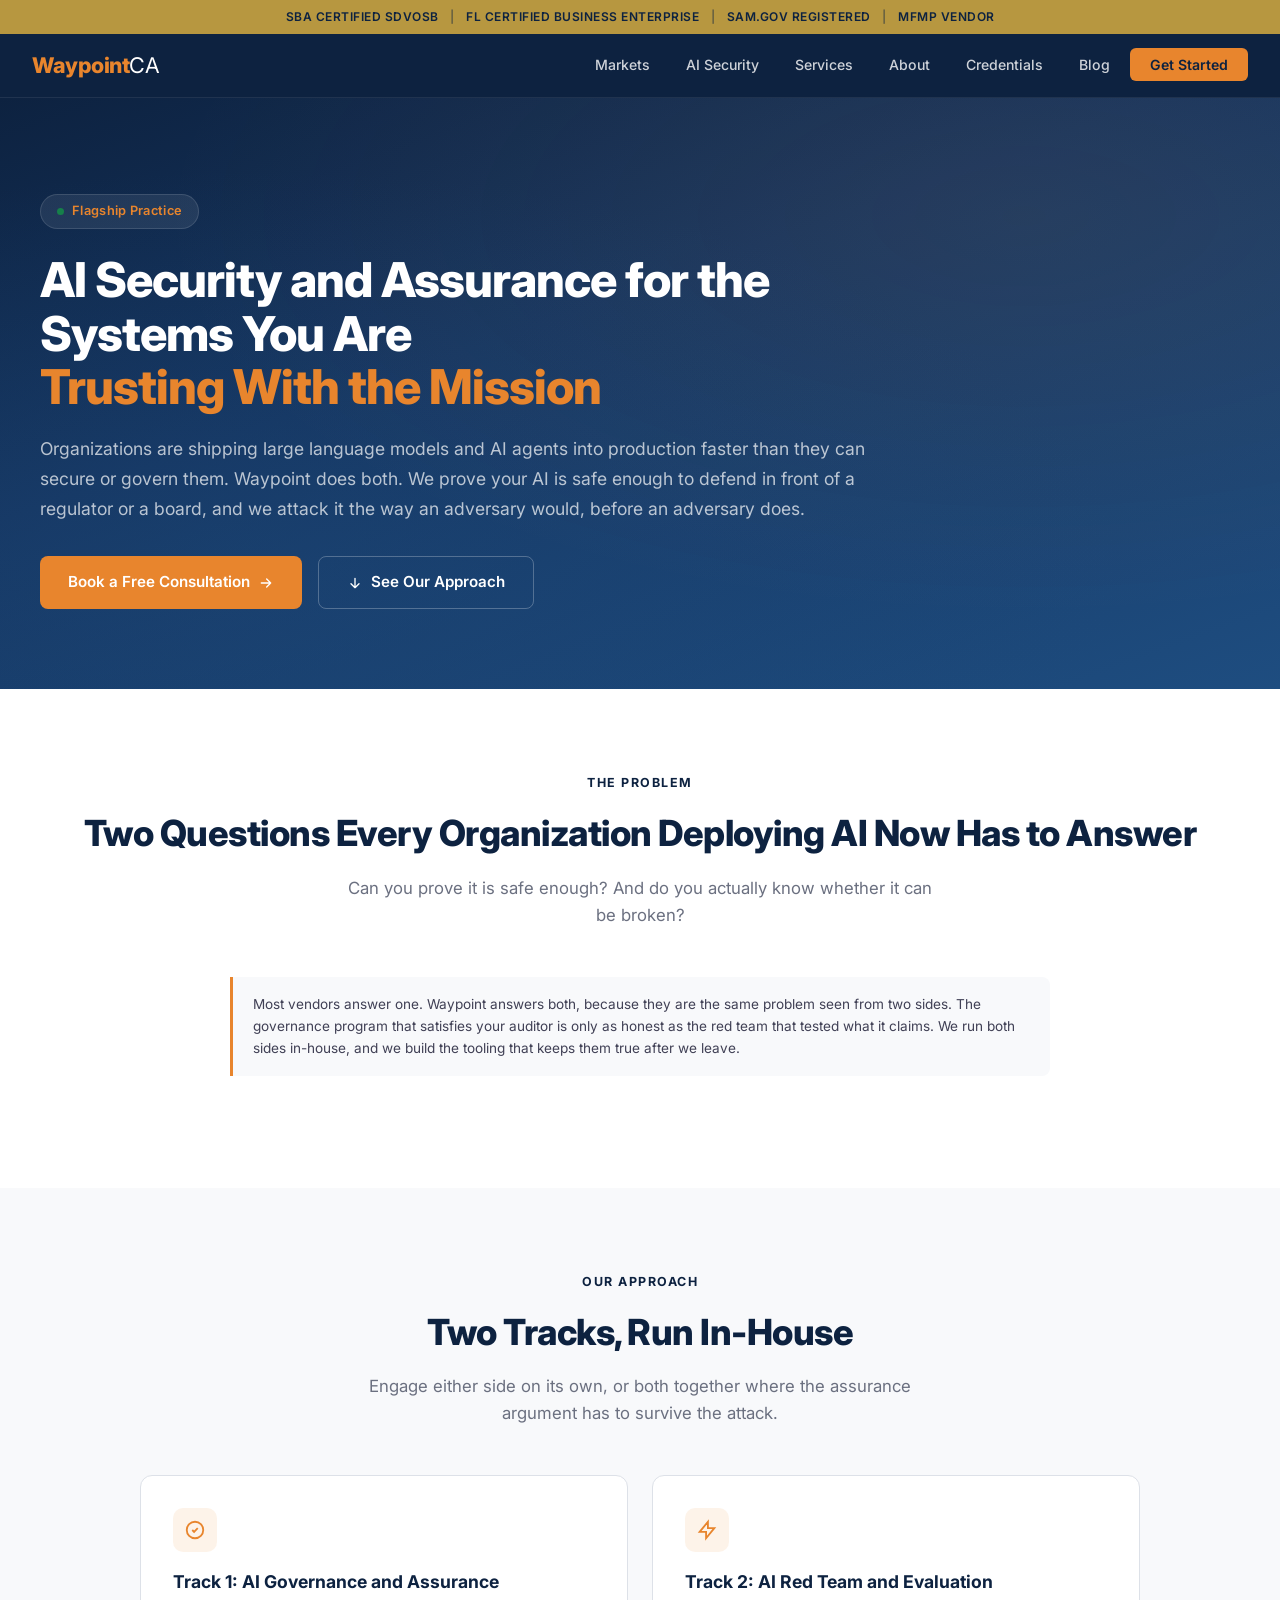
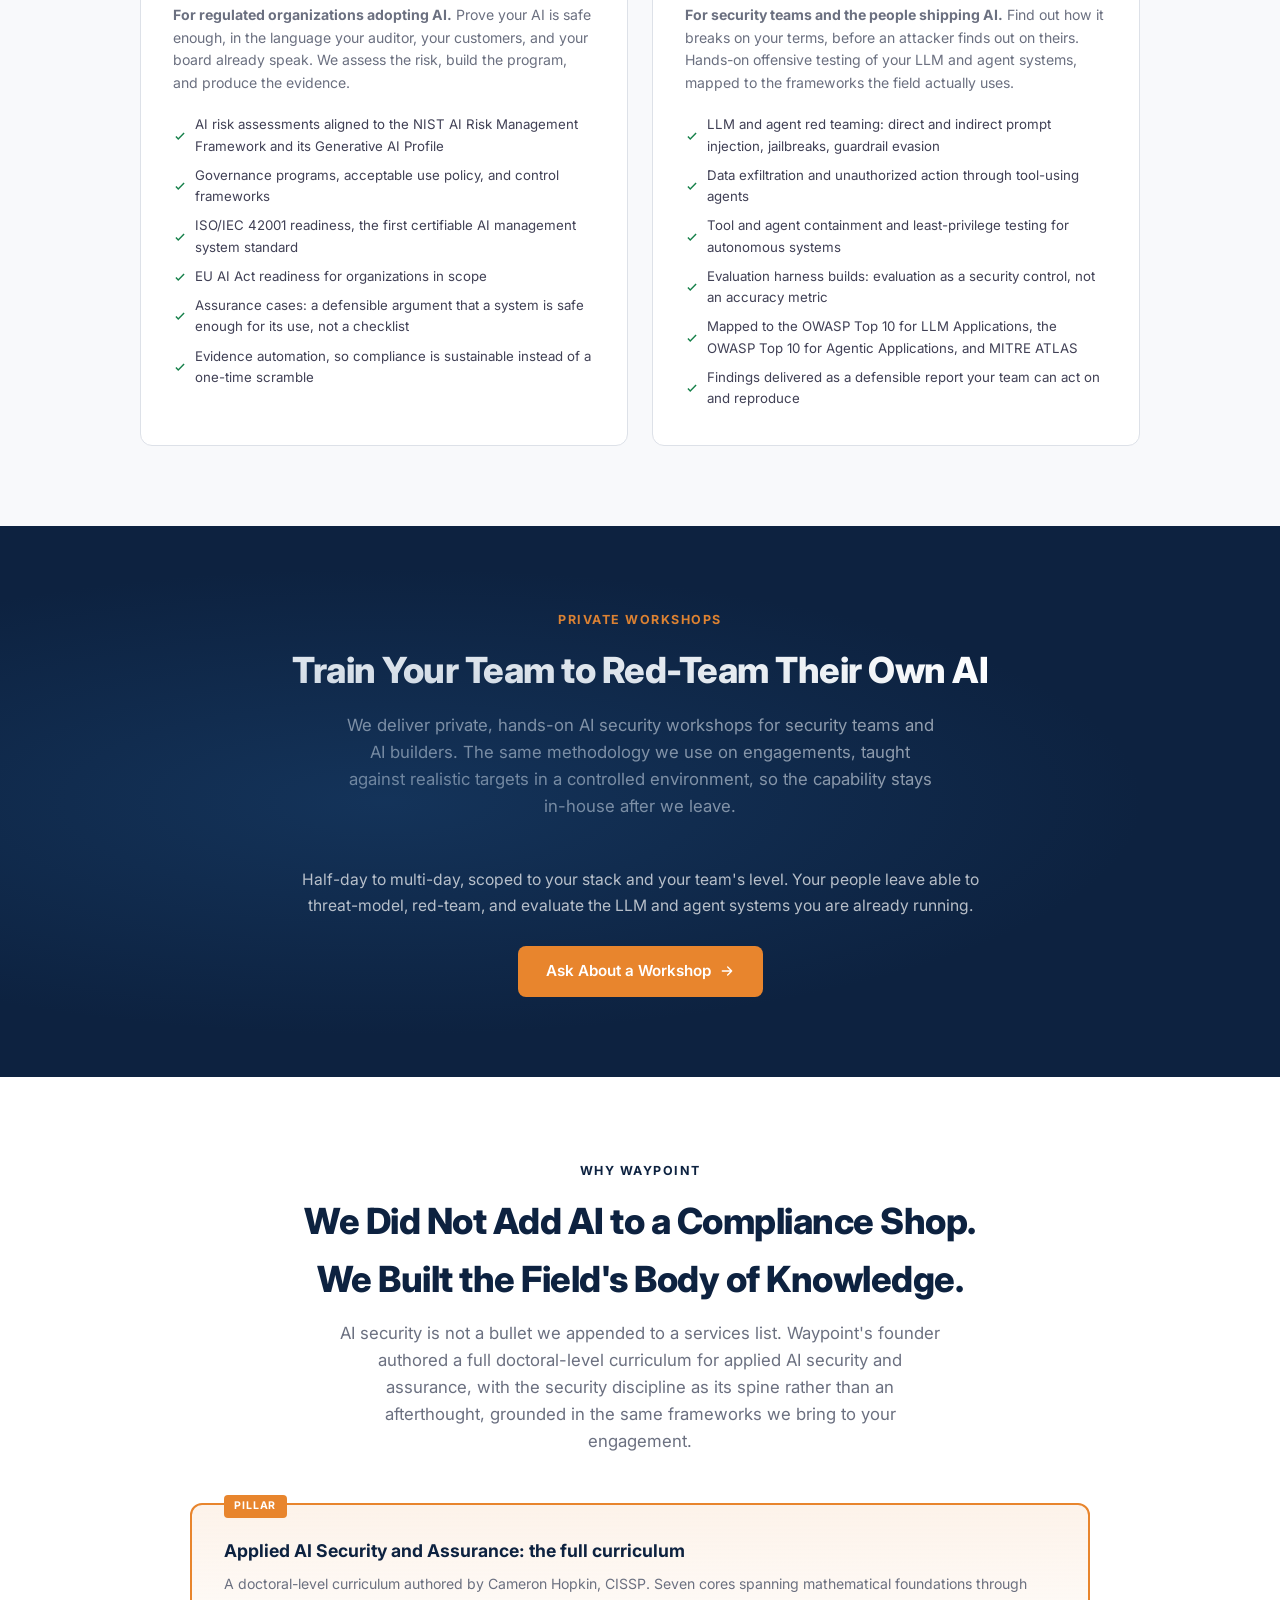
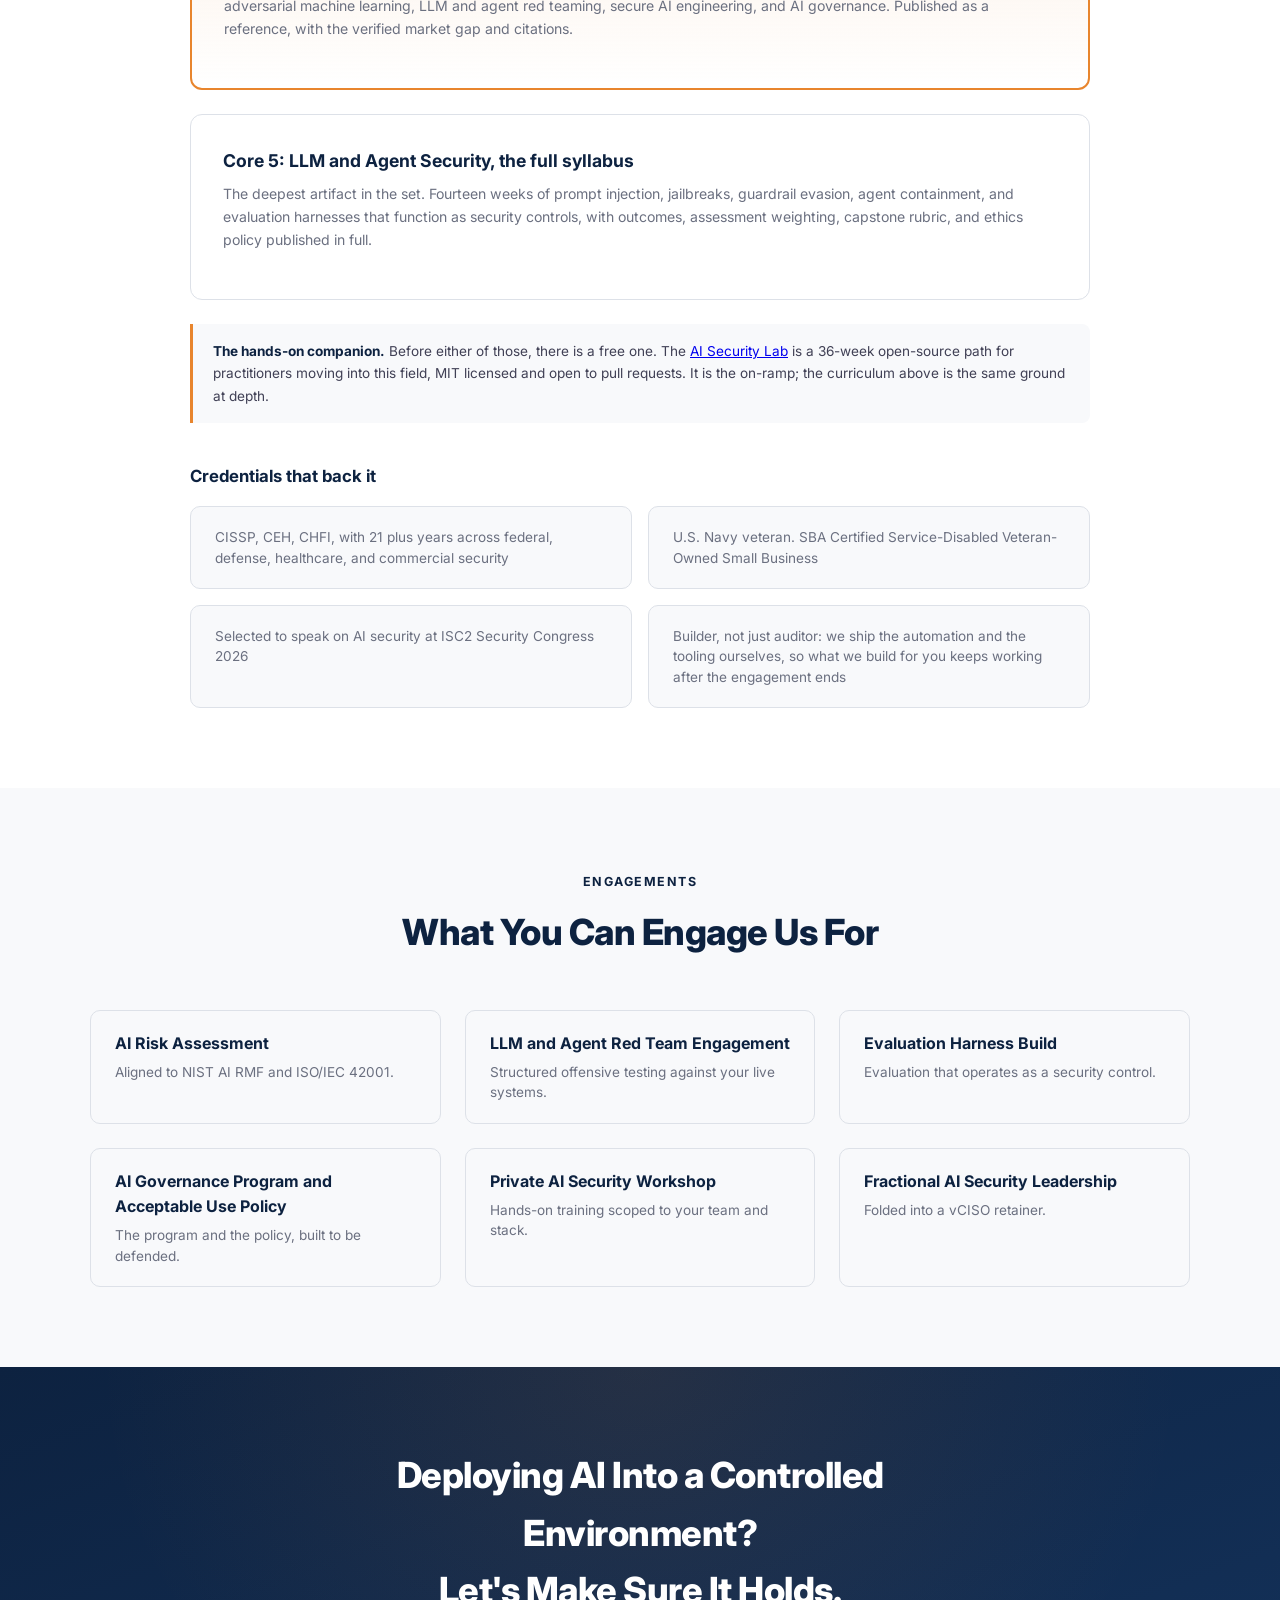
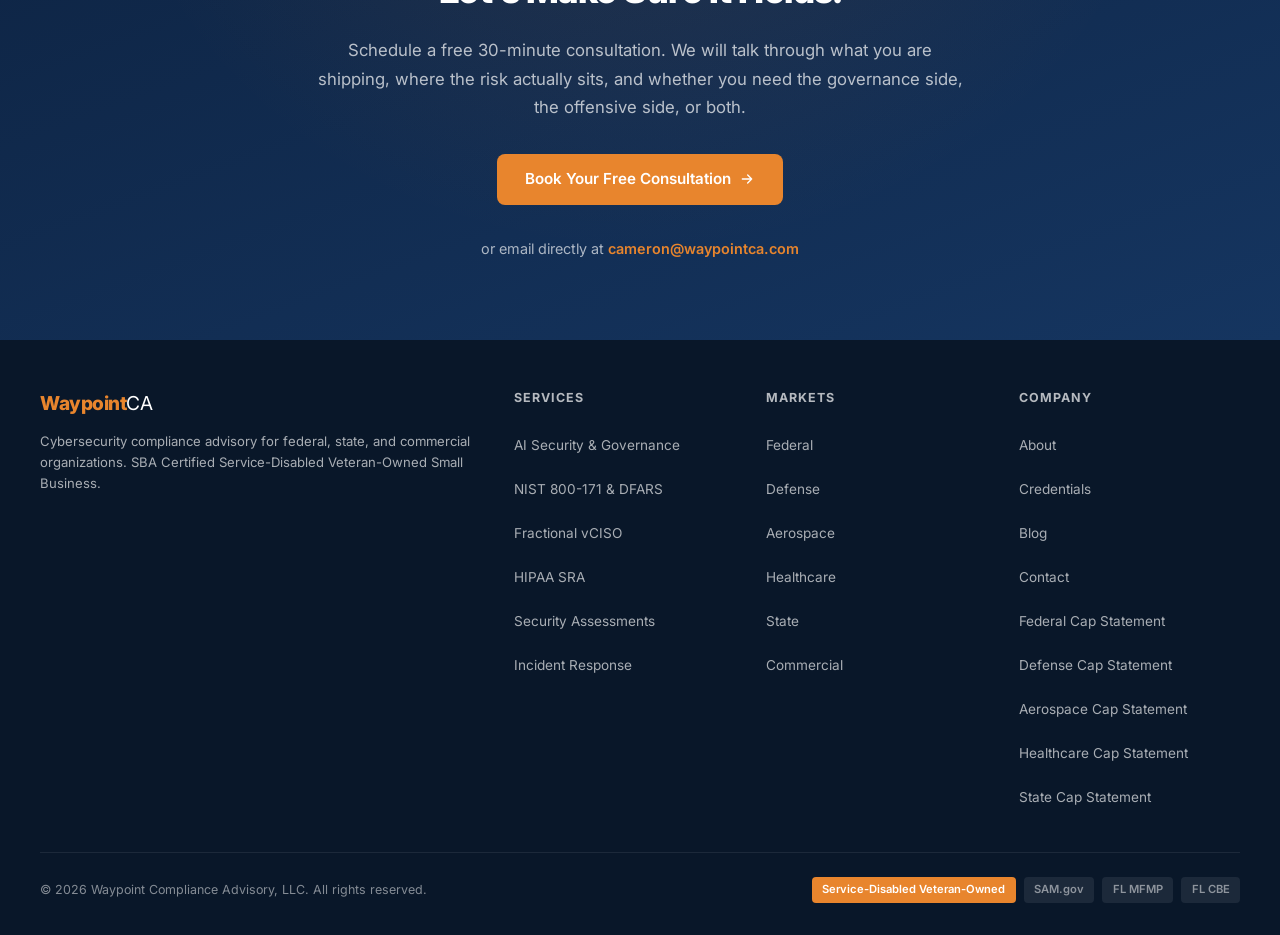
<file: ai-security/index.html>
<!DOCTYPE html>
<html lang="en">
<head>
    <meta charset="UTF-8">
    <meta name="viewport" content="width=device-width, initial-scale=1.0">
    <title>AI Security &amp; Governance | Waypoint Compliance Advisory</title>
    <meta name="description" content="AI security and governance for regulated environments. NIST AI RMF alignment, governance frameworks, LLM red teaming and prompt injection testing, and AI-powered security automation. SBA Certified SDVOSB.">
    <link rel="canonical" href="https://waypointca.com/ai-security/">
    <meta property="og:type" content="website">
    <meta property="og:title" content="AI Security &amp; Governance | Waypoint Compliance Advisory">
    <meta property="og:description" content="AI security and governance for regulated environments. NIST AI RMF alignment, governance frameworks, LLM red teaming, and AI-powered security automation.">
    <meta property="og:url" content="https://waypointca.com/ai-security/">
    <meta property="og:site_name" content="Waypoint Compliance Advisory">
    <meta property="og:image" content="https://waypointca.com/assets/waypoint-og.png">
    <meta name="twitter:card" content="summary_large_image">
    <meta name="twitter:title" content="AI Security &amp; Governance | Waypoint Compliance Advisory">
    <meta name="twitter:description" content="AI security and governance for regulated environments. NIST AI RMF alignment, LLM red teaming, and AI-powered security automation.">
    <meta name="twitter:image" content="https://waypointca.com/assets/waypoint-og.png">
    <link rel="icon" href="/assets/favicon.ico" sizes="any">
    <link rel="icon" type="image/png" sizes="32x32" href="/assets/favicon-32x32.png">
    <link rel="icon" type="image/png" sizes="16x16" href="/assets/favicon-16x16.png">
    <link rel="apple-touch-icon" href="/assets/apple-touch-icon.png">
    <link rel="preconnect" href="https://fonts.googleapis.com">
    <link rel="preconnect" href="https://fonts.gstatic.com" crossorigin>
    <link href="https://fonts.googleapis.com/css2?family=Inter:wght@400;500;600;700;800&display=swap" rel="stylesheet">
<style>
        * { margin: 0; padding: 0; box-sizing: border-box; }
        html { scroll-behavior: smooth; }

        /* Skip link */
        .skip-link {
            position: absolute;
            top: -50px;
            left: 0;
            background: var(--accent);
            color: #fff;
            padding: 0.5rem 1.25rem;
            z-index: 200;
            font-weight: 600;
            text-decoration: none;
            border-radius: 0 0 6px 0;
        }
        .skip-link:focus { top: 0; }

        /* Focus indicators */
        a:focus-visible, button:focus-visible, [role="tab"]:focus-visible {
            outline: 2px solid var(--accent);
            outline-offset: 2px;
        }

        :root {
            --navy: #0d2240;
            --navy-mid: #153560;
            --navy-light: #1e4d80;
            --accent: #e8852d;
            --accent-hover: #d4751f;
            --accent-light: rgba(232, 133, 45, 0.1);
            --white: #ffffff;
            --off-white: #f8f9fb;
            --light-bg: #f1f3f7;
            --text-dark: #1a1a2e;
            --text-body: #404055;
            --text-muted: #6b7080;
            --green: #16804a;
            --green-light: #edf8f2;
            --border: #dde1e8;
            --gold: #b79740;
        }

        body {
            font-family: 'Inter', -apple-system, BlinkMacSystemFont, 'Segoe UI', Roboto, sans-serif;
            color: var(--text-body);
            line-height: 1.6;
            -webkit-font-smoothing: antialiased;
        }

        .container {
            max-width: 1200px;
            margin: 0 auto;
            padding: 0 2rem;
        }

        /* ═══════════════════════════════════
           NAV
        ═══════════════════════════════════ */
        .top-bar {
            background: var(--gold);
            color: var(--navy);
            text-align: center;
            padding: 0.45rem 1rem;
            font-size: 0.75rem;
            font-weight: 600;
            letter-spacing: 0.5px;
            text-transform: uppercase;
        }
        .top-bar span { opacity: 0.5; margin: 0 0.5rem; }

        nav {
            background: var(--navy);
            padding: 0 2rem;
            display: flex;
            justify-content: space-between;
            align-items: center;
            position: sticky;
            top: 0;
            z-index: 100;
            height: 64px;
            border-bottom: 1px solid rgba(255,255,255,0.08);
        }
        .logo {
            color: var(--accent);
            font-size: 1.35rem;
            font-weight: 800;
            text-decoration: none;
            letter-spacing: -0.5px;
        }
        .logo span { color: var(--white); font-weight: 400; }

        .nav-links { list-style: none; display: flex; gap: 0.25rem; align-items: center; }
        .nav-links a {
            color: rgba(255,255,255,0.8);
            text-decoration: none;
            font-size: 0.88rem;
            font-weight: 500;
            padding: 0.5rem 1rem;
            border-radius: 6px;
            transition: all 0.2s;
        }
        .nav-links a:hover { color: #fff; background: rgba(255,255,255,0.08); }
        .nav-cta {
            background: var(--accent) !important;
            color: var(--navy) !important;
            font-weight: 600 !important;
            padding: 0.5rem 1.25rem !important;
        }
        .nav-cta:hover { background: var(--accent-hover) !important; }

        /* Mobile nav toggle */
        .nav-toggle { display: none; background: none; border: none; cursor: pointer; padding: 0.5rem; }
        .nav-toggle svg { width: 24px; height: 24px; stroke: white; }

        /* ═══════════════════════════════════
           HERO
        ═══════════════════════════════════ */
        .hero {
            background: linear-gradient(160deg, var(--navy) 0%, var(--navy-mid) 40%, var(--navy-light) 100%);
            color: var(--white);
            padding: 6rem 2rem 5rem;
            position: relative;
            overflow: hidden;
        }
        .hero::before {
            content: '';
            position: absolute;
            top: 0; right: 0; bottom: 0; left: 0;
            background:
                radial-gradient(ellipse at 80% 20%, rgba(232,133,45,0.08) 0%, transparent 60%),
                radial-gradient(ellipse at 20% 80%, rgba(30,77,128,0.3) 0%, transparent 60%);
        }
        .hero-content {
            position: relative;
            max-width: 1200px;
            margin: 0 auto;
            display: grid;
            grid-template-columns: 1fr 1fr;
            gap: 4rem;
            align-items: center;
        }
        .hero-text { max-width: 580px; }
        .hero-eyebrow {
            display: inline-flex;
            align-items: center;
            gap: 0.5rem;
            background: rgba(255,255,255,0.08);
            border: 1px solid rgba(255,255,255,0.12);
            color: var(--accent);
            padding: 0.4rem 1rem;
            border-radius: 20px;
            font-size: 0.8rem;
            font-weight: 600;
            margin-bottom: 1.5rem;
            letter-spacing: 0.3px;
        }
        .hero-eyebrow .dot { width: 7px; height: 7px; background: var(--green); border-radius: 50%; }
        .hero h1 {
            font-size: 3rem;
            line-height: 1.12;
            font-weight: 800;
            letter-spacing: -1px;
            margin-bottom: 1.25rem;
        }
        .hero h1 .highlight { color: var(--accent); }
        .hero .subtitle {
            font-size: 1.1rem;
            color: rgba(255,255,255,0.7);
            line-height: 1.7;
            margin-bottom: 2rem;
        }
        .hero-actions { display: flex; gap: 1rem; flex-wrap: wrap; }

        .btn-primary {
            display: inline-flex;
            align-items: center;
            gap: 0.5rem;
            background: var(--accent);
            color: var(--navy);
            padding: 0.85rem 1.75rem;
            border-radius: 8px;
            text-decoration: none;
            font-weight: 600;
            font-size: 0.95rem;
            transition: all 0.2s;
            border: none;
            cursor: pointer;
        }
        .btn-primary:hover { background: var(--accent-hover); transform: translateY(-1px); }

        /* On dark backgrounds, use white text on accent buttons */
        .hero .btn-primary,
        .cta-section .btn-primary { color: var(--white); }

        .btn-outline {
            display: inline-flex;
            align-items: center;
            gap: 0.5rem;
            background: transparent;
            color: var(--white);
            padding: 0.85rem 1.75rem;
            border-radius: 8px;
            text-decoration: none;
            font-weight: 600;
            font-size: 0.95rem;
            transition: all 0.2s;
            border: 1px solid rgba(255,255,255,0.25);
        }
        .btn-outline:hover { background: rgba(255,255,255,0.08); border-color: rgba(255,255,255,0.4); }

        /* Hero stats */
        .hero-stats {
            display: grid;
            grid-template-columns: 1fr 1fr;
            gap: 1.5rem;
        }
        .stat-card {
            background: rgba(255,255,255,0.05);
            border: 1px solid rgba(255,255,255,0.1);
            border-radius: 12px;
            padding: 1.5rem;
            text-align: center;
        }
        .stat-card .number {
            font-size: 2.2rem;
            font-weight: 800;
            color: var(--accent);
            line-height: 1;
            margin-bottom: 0.25rem;
        }
        .stat-card .label {
            font-size: 0.82rem;
            color: rgba(255,255,255,0.6);
            line-height: 1.4;
        }

        /* ═══════════════════════════════════
           TRUST BAR
        ═══════════════════════════════════ */
        .trust-bar {
            background: var(--white);
            border-bottom: 1px solid var(--border);
            padding: 1.5rem 2rem;
        }
        .trust-bar-inner {
            max-width: 1200px;
            margin: 0 auto;
            display: flex;
            justify-content: center;
            align-items: center;
            gap: 2.5rem;
            flex-wrap: wrap;
        }
        .trust-item {
            display: flex;
            align-items: center;
            gap: 0.5rem;
            font-size: 0.82rem;
            font-weight: 600;
            color: var(--text-muted);
        }
        .trust-item svg {
            width: 18px;
            height: 18px;
            flex-shrink: 0;
        }

        /* ═══════════════════════════════════
           MARKET TABS
        ═══════════════════════════════════ */
        .markets-section {
            padding: 5rem 2rem;
            background: var(--white);
        }
        .section-header {
            text-align: center;
            margin-bottom: 3rem;
        }
        .section-label {
            display: inline-block;
            font-size: 0.78rem;
            font-weight: 700;
            text-transform: uppercase;
            letter-spacing: 1.5px;
            color: var(--navy);
            margin-bottom: 0.75rem;
        }
        .section-header h2 {
            font-size: 2.25rem;
            font-weight: 800;
            color: var(--navy);
            letter-spacing: -0.5px;
            margin-bottom: 0.75rem;
        }
        .section-header p {
            color: var(--text-muted);
            max-width: 600px;
            margin: 0 auto;
            font-size: 1.05rem;
        }

        .market-tabs {
            display: flex;
            justify-content: center;
            gap: 0.5rem;
            margin-bottom: 3rem;
            flex-wrap: wrap;
        }
        .market-tab {
            padding: 0.7rem 1.5rem;
            border: 2px solid var(--border);
            border-radius: 8px;
            font-size: 0.9rem;
            font-weight: 600;
            color: var(--text-muted);
            cursor: pointer;
            transition: all 0.2s;
            background: var(--white);
        }
        .market-tab:hover {
            border-color: var(--accent);
            color: var(--accent);
        }
        .market-tab.active {
            background: var(--navy);
            color: var(--white);
            border-color: var(--navy);
        }

        .market-panel { display: none; }
        .market-panel.active { display: block; }

        .market-content {
            max-width: 1200px;
            margin: 0 auto;
            display: grid;
            grid-template-columns: 1fr 1fr;
            gap: 3rem;
            align-items: start;
        }
        .market-info h3 {
            font-size: 1.6rem;
            font-weight: 700;
            color: var(--navy);
            margin-bottom: 0.75rem;
            letter-spacing: -0.3px;
        }
        .market-info .lead {
            font-size: 1.05rem;
            color: var(--text-body);
            margin-bottom: 1.5rem;
            line-height: 1.7;
        }
        .market-pain-points {
            list-style: none;
            margin-bottom: 2rem;
        }
        .market-pain-points li {
            display: flex;
            gap: 0.75rem;
            padding: 0.6rem 0;
            font-size: 0.92rem;
            color: var(--text-body);
            align-items: flex-start;
        }
        .market-pain-points li svg {
            flex-shrink: 0;
            margin-top: 2px;
        }

        .market-services {
            display: grid;
            gap: 1rem;
        }
        .market-service-card {
            background: var(--off-white);
            border: 1px solid var(--border);
            border-radius: 10px;
            padding: 1.25rem 1.5rem;
            transition: all 0.2s;
        }
        .market-service-card:hover {
            border-color: var(--accent);
            box-shadow: 0 2px 12px rgba(232,133,45,0.1);
        }
        .market-service-card h4 {
            font-size: 1rem;
            font-weight: 700;
            color: var(--navy);
            margin-bottom: 0.35rem;
        }
        .market-service-card p {
            font-size: 0.85rem;
            color: var(--text-muted);
            line-height: 1.5;
        }
        .market-service-card .tag {
            display: inline-block;
            font-size: 0.68rem;
            padding: 0.15rem 0.5rem;
            border-radius: 3px;
            font-weight: 600;
            margin-top: 0.5rem;
        }
        .tag-framework { background: var(--accent-light); color: var(--accent); }
        .tag-popular { background: var(--green-light); color: var(--green); }

        .advisory-note {
            background: var(--off-white);
            border-left: 3px solid var(--accent);
            border-radius: 0 8px 8px 0;
            padding: 1rem 1.25rem;
            margin-bottom: 2rem;
            font-size: 0.85rem;
            line-height: 1.65;
            color: var(--text-body);
        }
        .advisory-note strong { color: var(--navy); }

        /* ═══════════════════════════════════
           SERVICES
        ═══════════════════════════════════ */
        .services-section {
            padding: 5rem 2rem;
            background: var(--off-white);
        }
        .services-grid {
            display: grid;
            grid-template-columns: repeat(3, 1fr);
            gap: 1.5rem;
            max-width: 1200px;
            margin: 0 auto;
        }
        .service-card {
            background: var(--white);
            border: 1px solid var(--border);
            border-radius: 12px;
            padding: 2rem;
            transition: all 0.25s;
            position: relative;
        }
        .service-card:hover {
            border-color: var(--accent);
            box-shadow: 0 4px 20px rgba(0,0,0,0.06);
            transform: translateY(-2px);
        }
        .service-card.featured {
            border: 2px solid var(--accent);
            background: linear-gradient(to bottom, var(--accent-light), var(--white));
        }
        .service-card .flag {
            position: absolute;
            top: -10px;
            left: 2rem;
            background: var(--accent);
            color: var(--white);
            font-size: 0.66rem;
            font-weight: 700;
            text-transform: uppercase;
            letter-spacing: 0.8px;
            padding: 0.2rem 0.65rem;
            border-radius: 4px;
        }
        .service-card .card-icon {
            width: 44px;
            height: 44px;
            border-radius: 10px;
            display: flex;
            align-items: center;
            justify-content: center;
            margin-bottom: 1rem;
            background: var(--accent-light);
        }
        .service-card .card-icon svg { width: 22px; height: 22px; }
        .service-card .card-icon.green { background: var(--green-light); }
        .service-card h3 {
            font-size: 1.1rem;
            font-weight: 700;
            color: var(--navy);
            margin-bottom: 0.5rem;
        }
        .service-card p {
            font-size: 0.88rem;
            color: var(--text-muted);
            margin-bottom: 1rem;
            line-height: 1.6;
        }
        .service-card ul {
            list-style: none;
            font-size: 0.83rem;
        }
        .service-card ul li {
            display: flex;
            align-items: center;
            gap: 0.5rem;
            padding: 0.25rem 0;
            color: var(--text-body);
        }
        .service-card ul li svg { flex-shrink: 0; }

        /* ═══════════════════════════════════
           WHY WAYPOINT
        ═══════════════════════════════════ */
        .why-section {
            padding: 5rem 2rem;
            background: var(--navy);
            color: var(--white);
            position: relative;
            overflow: hidden;
        }
        .why-section::before {
            content: '';
            position: absolute;
            top: 0; right: 0; bottom: 0; left: 0;
            background: radial-gradient(ellipse at 30% 50%, rgba(30,77,128,0.4) 0%, transparent 60%);
        }
        .why-section .section-header h2 { color: var(--white); }
        .why-section .section-header p { color: rgba(255,255,255,0.6); }
        .why-section .section-label { color: var(--accent); }

        .why-grid {
            display: grid;
            grid-template-columns: repeat(4, 1fr);
            gap: 2rem;
            max-width: 1200px;
            margin: 0 auto;
            position: relative;
        }
        .why-card {
            text-align: center;
            padding: 2rem 1.5rem;
            background: rgba(255,255,255,0.04);
            border: 1px solid rgba(255,255,255,0.08);
            border-radius: 12px;
            transition: all 0.25s;
        }
        .why-card:hover {
            background: rgba(255,255,255,0.08);
            transform: translateY(-2px);
        }
        .why-card .card-icon {
            width: 52px;
            height: 52px;
            border-radius: 12px;
            display: flex;
            align-items: center;
            justify-content: center;
            margin: 0 auto 1rem;
            background: rgba(232,133,45,0.15);
        }
        .why-card .card-icon svg { width: 26px; height: 26px; }
        .why-card h3 {
            font-size: 1rem;
            font-weight: 700;
            color: var(--accent);
            margin-bottom: 0.5rem;
        }
        .why-card p {
            font-size: 0.85rem;
            color: rgba(255,255,255,0.6);
            line-height: 1.6;
        }

        /* ═══════════════════════════════════
           BLOG / INSIGHTS
        ═══════════════════════════════════ */
        .blog-section {
            padding: 5rem 2rem;
            background: var(--off-white);
        }
        .blog-grid {
            display: grid;
            grid-template-columns: repeat(3, 1fr);
            gap: 1.75rem;
            max-width: 1200px;
            margin: 0 auto;
        }
        .blog-card {
            background: var(--white);
            border: 1px solid var(--border);
            border-radius: 12px;
            overflow: hidden;
            transition: all 0.25s;
            display: flex;
            flex-direction: column;
            text-decoration: none;
            color: inherit;
        }
        .blog-card:hover {
            border-color: var(--accent);
            box-shadow: 0 4px 20px rgba(0,0,0,0.06);
            transform: translateY(-3px);
        }
        .blog-card-body {
            padding: 1.5rem;
            display: flex;
            flex-direction: column;
            flex: 1;
        }
        .blog-card-meta {
            display: flex;
            align-items: center;
            gap: 0.75rem;
            font-size: 0.75rem;
            color: var(--text-muted);
            font-weight: 500;
            margin-bottom: 0.75rem;
        }
        .blog-card-category {
            background: var(--accent-light);
            color: var(--accent);
            padding: 0.2rem 0.6rem;
            border-radius: 4px;
            font-weight: 600;
            font-size: 0.7rem;
            text-transform: uppercase;
            letter-spacing: 0.5px;
        }
        .blog-card h3 {
            font-size: 1.1rem;
            font-weight: 700;
            color: var(--navy);
            margin-bottom: 0.6rem;
            line-height: 1.35;
            letter-spacing: -0.2px;
        }
        .blog-card p {
            font-size: 0.88rem;
            color: var(--text-muted);
            line-height: 1.6;
            flex: 1;
        }
        .blog-card-tags {
            display: flex;
            gap: 0.4rem;
            flex-wrap: wrap;
            margin-top: 1rem;
        }
        .blog-card-tags span {
            font-size: 0.7rem;
            padding: 0.2rem 0.55rem;
            border-radius: 4px;
            background: var(--light-bg);
            color: var(--text-muted);
            font-weight: 500;
        }
        .blog-cta {
            text-align: center;
            margin-top: 2.5rem;
        }
        .blog-cta a {
            display: inline-flex;
            align-items: center;
            gap: 0.5rem;
            color: var(--accent);
            text-decoration: none;
            font-weight: 600;
            font-size: 0.95rem;
            padding: 0.6rem 1.25rem;
            border: 2px solid var(--accent);
            border-radius: 8px;
            transition: all 0.2s;
        }
        .blog-cta a:hover {
            background: var(--accent);
            color: var(--white);
        }

        /* ═══════════════════════════════════
           CREDENTIALS & BUSINESS INFO
        ═══════════════════════════════════ */
        .credentials-section {
            padding: 5rem 2rem;
            background: var(--white);
        }
        .cred-grid {
            max-width: 1200px;
            margin: 0 auto;
            display: grid;
            grid-template-columns: 1fr 1fr;
            gap: 3rem;
        }
        .cred-block h3 {
            font-size: 1.15rem;
            font-weight: 700;
            color: var(--navy);
            margin-bottom: 1.25rem;
            display: flex;
            align-items: center;
            gap: 0.5rem;
        }
        .cred-block h3 svg { width: 20px; height: 20px; }

        .cert-grid {
            display: flex;
            gap: 0.5rem;
            flex-wrap: wrap;
        }
        .cert-badge {
            background: var(--navy);
            color: var(--white);
            padding: 0.45rem 1rem;
            border-radius: 6px;
            font-size: 0.82rem;
            font-weight: 600;
        }

        .biz-grid {
            display: grid;
            grid-template-columns: 1fr 1fr;
            gap: 1rem;
        }
        .biz-item {
            background: var(--off-white);
            padding: 1rem 1.25rem;
            border-radius: 8px;
            border: 1px solid var(--border);
        }
        .biz-item .biz-label {
            display: block;
            font-size: 0.68rem;
            text-transform: uppercase;
            letter-spacing: 1px;
            color: var(--text-muted);
            font-weight: 600;
            margin-bottom: 0.2rem;
        }
        .biz-item .value {
            font-weight: 700;
            color: var(--navy);
            font-size: 0.92rem;
        }

        .download-row {
            margin-top: 1.5rem;
        }
        .btn-secondary {
            display: inline-flex;
            align-items: center;
            gap: 0.5rem;
            background: var(--navy);
            color: var(--white);
            padding: 0.75rem 1.5rem;
            border-radius: 8px;
            text-decoration: none;
            font-weight: 600;
            font-size: 0.88rem;
            transition: all 0.2s;
        }
        .btn-secondary:hover { background: var(--navy-mid); }

        /* ═══════════════════════════════════
           CTA / CONTACT
        ═══════════════════════════════════ */
        .cta-section {
            padding: 5rem 2rem;
            background: linear-gradient(160deg, var(--navy) 0%, var(--navy-mid) 100%);
            color: var(--white);
            text-align: center;
            position: relative;
            overflow: hidden;
        }
        .cta-section::before {
            content: '';
            position: absolute;
            top: 0; right: 0; bottom: 0; left: 0;
            background: radial-gradient(ellipse at 50% 0%, rgba(232,133,45,0.1) 0%, transparent 60%);
        }
        .cta-content {
            position: relative;
            max-width: 650px;
            margin: 0 auto;
        }
        .cta-content h2 {
            font-size: 2.25rem;
            font-weight: 800;
            margin-bottom: 1rem;
            letter-spacing: -0.5px;
        }
        .cta-content p {
            font-size: 1.05rem;
            color: rgba(255,255,255,0.7);
            margin-bottom: 2rem;
            line-height: 1.7;
        }
        .cta-actions {
            display: flex;
            justify-content: center;
            gap: 1rem;
            flex-wrap: wrap;
            margin-bottom: 2rem;
        }
        .cta-email {
            margin-top: 1rem;
            font-size: 0.9rem;
            color: rgba(255,255,255,0.65);
        }
        .cta-email a {
            color: var(--accent);
            text-decoration: none;
            font-weight: 600;
        }
        .cta-email a:hover { text-decoration: underline; }

        .expect-grid {
            display: grid;
            grid-template-columns: repeat(3, 1fr);
            gap: 1.5rem;
            max-width: 700px;
            margin: 2.5rem auto 0;
        }
        .expect-item {
            text-align: center;
        }
        .expect-item .step {
            width: 32px;
            height: 32px;
            border-radius: 50%;
            background: rgba(232,133,45,0.2);
            color: var(--accent);
            font-size: 0.85rem;
            font-weight: 700;
            display: flex;
            align-items: center;
            justify-content: center;
            margin: 0 auto 0.5rem;
        }
        .expect-item p {
            font-size: 0.82rem;
            color: rgba(255,255,255,0.6);
            margin-bottom: 0;
        }

        /* ═══════════════════════════════════
           FOOTER
        ═══════════════════════════════════ */
        footer {
            background: #091729;
            color: rgba(255,255,255,0.5);
            padding: 3rem 2rem 2rem;
        }
        .footer-inner {
            max-width: 1200px;
            margin: 0 auto;
            display: grid;
            grid-template-columns: 2fr 1fr 1fr 1fr;
            gap: 2rem;
        }
        .footer-brand .logo { font-size: 1.2rem; }
        .footer-brand p {
            font-size: 0.82rem;
            margin-top: 0.75rem;
            line-height: 1.6;
            color: rgba(255,255,255,0.65);
        }
        .footer-col h4 {
            font-size: 0.78rem;
            font-weight: 700;
            text-transform: uppercase;
            letter-spacing: 1px;
            color: rgba(255,255,255,0.7);
            margin-bottom: 1rem;
        }
        .footer-col a {
            display: block;
            color: rgba(255,255,255,0.65);
            text-decoration: none;
            font-size: 0.85rem;
            padding: 0.5rem 0;
            min-height: 44px;
            display: flex;
            align-items: center;
            transition: color 0.2s;
        }
        .footer-col a:hover { color: var(--accent); }

        .footer-bottom {
            max-width: 1200px;
            margin: 2rem auto 0;
            padding-top: 1.5rem;
            border-top: 1px solid rgba(255,255,255,0.08);
            display: flex;
            justify-content: space-between;
            align-items: center;
            flex-wrap: wrap;
            gap: 1rem;
        }
        .footer-bottom p { font-size: 0.78rem; }
        .footer-badges {
            display: flex;
            gap: 0.5rem;
            flex-wrap: wrap;
        }
        .footer-badge {
            padding: 0.25rem 0.65rem;
            border-radius: 4px;
            font-size: 0.7rem;
            font-weight: 600;
        }
        .footer-badge.veteran { background: var(--accent); color: var(--white); }
        .footer-badge.reg { background: rgba(255,255,255,0.08); color: rgba(255,255,255,0.5); }

        /* ═══════════════════════════════════
           RESPONSIVE
        ═══════════════════════════════════ */
        @media (max-width: 1024px) {
            .hero-content { grid-template-columns: 1fr; gap: 2rem; }
            .hero-stats { grid-template-columns: repeat(4, 1fr); }
            .services-grid { grid-template-columns: repeat(2, 1fr); }
            .why-grid { grid-template-columns: repeat(2, 1fr); }
            .blog-grid { grid-template-columns: 1fr 1fr; }
            .footer-inner { grid-template-columns: 1fr 1fr; }
        }

        @media (max-width: 768px) {
            .hero { padding: 4rem 1.5rem 3rem; }
            .hero h1 { font-size: 2rem; }
            .hero-stats { grid-template-columns: repeat(2, 1fr); }
            .hero-actions { flex-direction: column; }
            .hero-actions a { text-align: center; }
            .nav-links { display: none; }
            .nav-links.show {
                display: flex;
                flex-direction: column;
                position: absolute;
                top: 64px;
                left: 0;
                right: 0;
                background: var(--navy);
                padding: 1rem;
                border-bottom: 1px solid rgba(255,255,255,0.08);
                z-index: 99;
            }
            .nav-links.show li { width: 100%; }
            .nav-links.show a { display: block; padding: 0.75rem 1rem; min-height: 44px; }
            .nav-toggle { display: block; }
            .services-grid { grid-template-columns: 1fr; }
            .why-grid { grid-template-columns: 1fr; }
            .market-content { grid-template-columns: 1fr; }
            .market-tabs { gap: 0.35rem; }
            .market-tab { padding: 0.6rem 1rem; font-size: 0.82rem; }
            .blog-grid { grid-template-columns: 1fr; }
            .cred-grid { grid-template-columns: 1fr; }
            .expect-grid { grid-template-columns: 1fr; }
            .footer-inner { grid-template-columns: 1fr; }
            .footer-bottom { flex-direction: column; text-align: center; }
            .top-bar { font-size: 0.65rem; padding: 0.4rem 0.5rem; }
        }

        /* Grid helpers for this page. Inline grid-template-columns would win
           over the responsive rules below, so column counts live here. */
        .grid-2 { grid-template-columns: repeat(2, 1fr); }
        .grid-3 { grid-template-columns: repeat(3, 1fr); }
        @media (max-width: 1024px) {
            .grid-3 { grid-template-columns: repeat(2, 1fr); }
        }
        @media (max-width: 768px) {
            .grid-2, .grid-3 { grid-template-columns: 1fr; }
        }
    </style>
    <script type="application/ld+json">
    {
      "@context": "https://schema.org",
      "@type": "Service",
      "name": "AI Security and Governance",
      "serviceType": "AI Security and Governance Advisory",
      "url": "https://waypointca.com/ai-security/",
      "description": "AI security and governance for organizations operating in regulated environments, including NIST AI RMF alignment, governance framework development, LLM red teaming and prompt injection testing, and AI-powered security automation.",
      "provider": {
        "@type": "ProfessionalService",
        "name": "Waypoint Compliance Advisory, LLC",
        "url": "https://waypointca.com",
        "address": {
          "@type": "PostalAddress",
          "addressLocality": "DeLand",
          "addressRegion": "FL",
          "addressCountry": "US"
        }
      },
      "areaServed": { "@type": "Country", "name": "United States" },
      "audience": {
        "@type": "Audience",
        "audienceType": "Federal, defense, aerospace, healthcare, state government, and commercial organizations"
      },
      "hasOfferCatalog": {
        "@type": "OfferCatalog",
        "name": "AI Security and Assurance Services",
        "itemListElement": [
          { "@type": "Offer", "itemOffered": { "@type": "Service", "name": "AI Governance and Assurance", "description": "AI risk assessments aligned to the NIST AI Risk Management Framework and its Generative AI Profile, governance programs, ISO/IEC 42001 readiness, EU AI Act readiness, and assurance cases." } },
          { "@type": "Offer", "itemOffered": { "@type": "Service", "name": "AI Red Team and Evaluation", "description": "LLM and agent red teaming covering direct and indirect prompt injection, jailbreaks, guardrail evasion, agent containment testing, and evaluation harness builds mapped to OWASP and MITRE ATLAS." } },
          { "@type": "Offer", "itemOffered": { "@type": "Service", "name": "Private AI Security Workshop", "description": "Private hands-on AI security workshops for security teams and AI builders, taught against realistic targets in a controlled environment." } },
          { "@type": "Offer", "itemOffered": { "@type": "Service", "name": "Fractional AI Security Leadership", "description": "Ongoing AI security leadership folded into a vCISO retainer." } }
        ]
      }
    }
    </script>
    <!-- Google tag (gtag.js) -->
    <script async src="https://www.googletagmanager.com/gtag/js?id=G-YKWY9GBXCT"></script>
    <script>
      window.dataLayer = window.dataLayer || [];
      function gtag(){dataLayer.push(arguments);}
      gtag('js', new Date());
      gtag('config', 'G-YKWY9GBXCT');
    </script>
</head>
<body>

<a href="#main-content" class="skip-link">Skip to main content</a>

<div class="top-bar">
    SBA Certified SDVOSB <span>|</span> FL Certified Business Enterprise <span>|</span> SAM.gov Registered <span>|</span> MFMP Vendor
</div>

<!-- NAV -->
<nav aria-label="Main navigation">
    <a href="/" class="logo">Waypoint<span>CA</span></a>
    <ul class="nav-links">
        <li><a href="/#markets">Markets</a></li>
        <li><a href="/ai-security/" aria-current="page">AI Security</a></li>
        <li><a href="/#services">Services</a></li>
        <li><a href="/#about">About</a></li>
        <li><a href="/#credentials">Credentials</a></li>
        <li><a href="/blog/">Blog</a></li>
        <li><a href="/#contact" class="nav-cta">Get Started</a></li>
    </ul>
    <button class="nav-toggle" aria-label="Toggle navigation menu" aria-expanded="false"
            onclick="var nl=document.querySelector('.nav-links');nl.classList.toggle('show');this.setAttribute('aria-expanded',nl.classList.contains('show'))">
        <svg aria-hidden="true" fill="none" viewBox="0 0 24 24" stroke-width="2"><path stroke-linecap="round" d="M4 6h16M4 12h16M4 18h16"/></svg>
    </button>
</nav>


<main id="main-content">

<section class="hero">
    <div class="hero-content" style="grid-template-columns:1fr;">
        <div class="hero-text" style="max-width:880px;">
            <div class="hero-eyebrow">
                <span class="dot" aria-hidden="true"></span>
                Flagship Practice
            </div>
            <h1>AI Security and Assurance for the Systems You Are<br><span class="highlight">Trusting With the Mission</span></h1>
            <p class="subtitle">Organizations are shipping large language models and AI agents into production faster than they can secure or govern them. Waypoint does both. We prove your AI is safe enough to defend in front of a regulator or a board, and we attack it the way an adversary would, before an adversary does.</p>
            <div class="hero-actions">
                <a href="https://calendly.com/tech-waypointca/30min" class="btn-primary">
                    Book a Free Consultation
                    <svg aria-hidden="true" width="16" height="16" fill="none" viewBox="0 0 24 24"><path stroke="currentColor" stroke-width="2" stroke-linecap="round" stroke-linejoin="round" d="M5 12h14m-6-6 6 6-6 6"/></svg>
                </a>
                <a href="#two-tracks" class="btn-outline">
                    <svg aria-hidden="true" width="16" height="16" fill="none" viewBox="0 0 24 24"><path stroke="currentColor" stroke-width="2" stroke-linecap="round" stroke-linejoin="round" d="M12 5v14m0 0-6-6m6 6 6-6"/></svg>
                    See Our Approach
                </a>
            </div>
        </div>
    </div>
</section>

<!-- THE PROBLEM -->
<section class="services-section" id="the-problem" style="background:var(--white);">
    <div class="section-header">
        <div class="section-label">The Problem</div>
        <h2>Two Questions Every Organization Deploying AI Now Has to Answer</h2>
        <p>Can you prove it is safe enough? And do you actually know whether it can be broken?</p>
    </div>
    <div style="max-width:820px;margin:0 auto;">
        <div class="advisory-note">
            Most vendors answer one. Waypoint answers both, because they are the same problem seen from two sides. The governance program that satisfies your auditor is only as honest as the red team that tested what it claims. We run both sides in-house, and we build the tooling that keeps them true after we leave.
        </div>
    </div>
</section>

<!-- TWO TRACKS -->
<section class="services-section" id="two-tracks">
    <div class="section-header">
        <div class="section-label">Our Approach</div>
        <h2>Two Tracks, Run In-House</h2>
        <p>Engage either side on its own, or both together where the assurance argument has to survive the attack.</p>
    </div>
    <div class="services-grid grid-2" style="max-width:1000px;">
        <div class="service-card">
            <div class="card-icon">
                <svg aria-hidden="true" viewBox="0 0 24 24" fill="none" stroke="#e8852d" stroke-width="2"><path d="M9 12l2 2 4-4m6 2a9 9 0 11-18 0 9 9 0 0118 0z"/></svg>
            </div>
            <h3>Track 1: AI Governance and Assurance</h3>
            <p><strong>For regulated organizations adopting AI.</strong> Prove your AI is safe enough, in the language your auditor, your customers, and your board already speak. We assess the risk, build the program, and produce the evidence.</p>
            <ul>
                <li><svg aria-hidden="true" width="14" height="14" viewBox="0 0 24 24" fill="none" stroke="#16804a" stroke-width="2.5"><path d="M5 13l4 4L19 7"/></svg> AI risk assessments aligned to the NIST AI Risk Management Framework and its Generative AI Profile</li>
                <li><svg aria-hidden="true" width="14" height="14" viewBox="0 0 24 24" fill="none" stroke="#16804a" stroke-width="2.5"><path d="M5 13l4 4L19 7"/></svg> Governance programs, acceptable use policy, and control frameworks</li>
                <li><svg aria-hidden="true" width="14" height="14" viewBox="0 0 24 24" fill="none" stroke="#16804a" stroke-width="2.5"><path d="M5 13l4 4L19 7"/></svg> ISO/IEC 42001 readiness, the first certifiable AI management system standard</li>
                <li><svg aria-hidden="true" width="14" height="14" viewBox="0 0 24 24" fill="none" stroke="#16804a" stroke-width="2.5"><path d="M5 13l4 4L19 7"/></svg> EU AI Act readiness for organizations in scope</li>
                <li><svg aria-hidden="true" width="14" height="14" viewBox="0 0 24 24" fill="none" stroke="#16804a" stroke-width="2.5"><path d="M5 13l4 4L19 7"/></svg> Assurance cases: a defensible argument that a system is safe enough for its use, not a checklist</li>
                <li><svg aria-hidden="true" width="14" height="14" viewBox="0 0 24 24" fill="none" stroke="#16804a" stroke-width="2.5"><path d="M5 13l4 4L19 7"/></svg> Evidence automation, so compliance is sustainable instead of a one-time scramble</li>
            </ul>
        </div>
        <div class="service-card">
            <div class="card-icon">
                <svg aria-hidden="true" viewBox="0 0 24 24" fill="none" stroke="#e8852d" stroke-width="2"><path d="M13 10V3L4 14h7v7l9-11h-7z"/></svg>
            </div>
            <h3>Track 2: AI Red Team and Evaluation</h3>
            <p><strong>For security teams and the people shipping AI.</strong> Find out how it breaks on your terms, before an attacker finds out on theirs. Hands-on offensive testing of your LLM and agent systems, mapped to the frameworks the field actually uses.</p>
            <ul>
                <li><svg aria-hidden="true" width="14" height="14" viewBox="0 0 24 24" fill="none" stroke="#16804a" stroke-width="2.5"><path d="M5 13l4 4L19 7"/></svg> LLM and agent red teaming: direct and indirect prompt injection, jailbreaks, guardrail evasion</li>
                <li><svg aria-hidden="true" width="14" height="14" viewBox="0 0 24 24" fill="none" stroke="#16804a" stroke-width="2.5"><path d="M5 13l4 4L19 7"/></svg> Data exfiltration and unauthorized action through tool-using agents</li>
                <li><svg aria-hidden="true" width="14" height="14" viewBox="0 0 24 24" fill="none" stroke="#16804a" stroke-width="2.5"><path d="M5 13l4 4L19 7"/></svg> Tool and agent containment and least-privilege testing for autonomous systems</li>
                <li><svg aria-hidden="true" width="14" height="14" viewBox="0 0 24 24" fill="none" stroke="#16804a" stroke-width="2.5"><path d="M5 13l4 4L19 7"/></svg> Evaluation harness builds: evaluation as a security control, not an accuracy metric</li>
                <li><svg aria-hidden="true" width="14" height="14" viewBox="0 0 24 24" fill="none" stroke="#16804a" stroke-width="2.5"><path d="M5 13l4 4L19 7"/></svg> Mapped to the OWASP Top 10 for LLM Applications, the OWASP Top 10 for Agentic Applications, and MITRE ATLAS</li>
                <li><svg aria-hidden="true" width="14" height="14" viewBox="0 0 24 24" fill="none" stroke="#16804a" stroke-width="2.5"><path d="M5 13l4 4L19 7"/></svg> Findings delivered as a defensible report your team can act on and reproduce</li>
            </ul>
        </div>
    </div>
</section>

<!-- PRIVATE WORKSHOPS -->
<section class="why-section" id="workshops">
    <div class="section-header">
        <div class="section-label">Private Workshops</div>
        <h2>Train Your Team to Red-Team Their Own AI</h2>
        <p>We deliver private, hands-on AI security workshops for security teams and AI builders. The same methodology we use on engagements, taught against realistic targets in a controlled environment, so the capability stays in-house after we leave.</p>
    </div>
    <div style="max-width:720px;margin:0 auto;text-align:center;position:relative;">
        <p style="color:rgba(255,255,255,0.7);font-size:0.98rem;margin-bottom:1.75rem;">Half-day to multi-day, scoped to your stack and your team's level. Your people leave able to threat-model, red-team, and evaluate the LLM and agent systems you are already running.</p>
        <a href="https://calendly.com/tech-waypointca/30min" class="btn-primary" style="color:var(--white);">
            Ask About a Workshop
            <svg aria-hidden="true" width="16" height="16" fill="none" viewBox="0 0 24 24"><path stroke="currentColor" stroke-width="2" stroke-linecap="round" stroke-linejoin="round" d="M5 12h14m-6-6 6 6-6 6"/></svg>
        </a>
    </div>
</section>

<!-- WHY WAYPOINT / CURRICULUM PROOF BAND -->
<section class="services-section" id="curriculum" style="background:var(--white);">
    <div class="section-header">
        <div class="section-label">Why Waypoint</div>
        <h2>We Did Not Add AI to a Compliance Shop.<br>We Built the Field's Body of Knowledge.</h2>
        <p>AI security is not a bullet we appended to a services list. Waypoint's founder authored a full doctoral-level curriculum for applied AI security and assurance, with the security discipline as its spine rather than an afterthought, grounded in the same frameworks we bring to your engagement.</p>
    </div>

<div style="max-width:900px;margin:0 auto;">
        <a href="/ai-security/curriculum/" class="service-card featured" style="display:block;text-decoration:none;color:inherit;margin-bottom:1.5rem;">
            <span class="flag">Pillar</span>
            <h3>Applied AI Security and Assurance: the full curriculum</h3>
            <p>A doctoral-level curriculum authored by Cameron Hopkin, CISSP. Seven cores spanning mathematical foundations through adversarial machine learning, LLM and agent red teaming, secure AI engineering, and AI governance. Published as a reference, with the verified market gap and citations.</p>
        </a>

        <a href="/ai-security/curriculum/llm-agent-security-red-teaming/" class="service-card" style="display:block;text-decoration:none;color:inherit;">
            <h3>Core 5: LLM and Agent Security, the full syllabus</h3>
            <p>The deepest artifact in the set. Fourteen weeks of prompt injection, jailbreaks, guardrail evasion, agent containment, and evaluation harnesses that function as security controls, with outcomes, assessment weighting, capstone rubric, and ethics policy published in full.</p>
        </a>
    </div>

    <div style="max-width:900px;margin:1.5rem auto 0;">
        <div class="advisory-note">
            <strong>The hands-on companion.</strong> Before either of those, there is a free one. The
            <a href="https://github.com/WaypointCA/ai-security-lab" rel="noopener">AI Security Lab</a> is a 36-week open-source
            path for practitioners moving into this field, MIT licensed and open to pull requests.
            It is the on-ramp; the curriculum above is the same ground at depth.
        </div>
    </div>

    <div style="max-width:900px;margin:2.5rem auto 0;">
        <h3 style="font-size:1.05rem;font-weight:700;color:var(--navy);margin-bottom:1rem;">Credentials that back it</h3>
        <div class="services-grid grid-2" style="gap:1rem;">
            <div class="market-service-card"><p>CISSP, CEH, CHFI, with 21 plus years across federal, defense, healthcare, and commercial security</p></div>
            <div class="market-service-card"><p>U.S. Navy veteran. SBA Certified Service-Disabled Veteran-Owned Small Business</p></div>
            <div class="market-service-card"><p>Selected to speak on AI security at ISC2 Security Congress 2026</p></div>
            <div class="market-service-card"><p>Builder, not just auditor: we ship the automation and the tooling ourselves, so what we build for you keeps working after the engagement ends</p></div>
        </div>
    </div>
</section>

<!-- WHAT YOU CAN ENGAGE US FOR -->
<section class="services-section" id="engagements">
    <div class="section-header">
        <div class="section-label">Engagements</div>
        <h2>What You Can Engage Us For</h2>
    </div>
    <div class="services-grid grid-3" style="max-width:1100px;">
        <div class="market-service-card"><h4>AI Risk Assessment</h4><p>Aligned to NIST AI RMF and ISO/IEC 42001.</p></div>
        <div class="market-service-card"><h4>LLM and Agent Red Team Engagement</h4><p>Structured offensive testing against your live systems.</p></div>
        <div class="market-service-card"><h4>Evaluation Harness Build</h4><p>Evaluation that operates as a security control.</p></div>
        <div class="market-service-card"><h4>AI Governance Program and Acceptable Use Policy</h4><p>The program and the policy, built to be defended.</p></div>
        <div class="market-service-card"><h4>Private AI Security Workshop</h4><p>Hands-on training scoped to your team and stack.</p></div>
        <div class="market-service-card"><h4>Fractional AI Security Leadership</h4><p>Folded into a vCISO retainer.</p></div>
    </div>
</section>

<section class="cta-section" id="contact">
    <div class="cta-content">
        <h2>Deploying AI Into a Controlled Environment?<br>Let's Make Sure It Holds.</h2>
        <p>Schedule a free 30-minute consultation. We will talk through what you are shipping, where the risk actually sits, and whether you need the governance side, the offensive side, or both.</p>
        <div class="cta-actions">
            <a href="https://calendly.com/tech-waypointca/30min" class="btn-primary">
                Book Your Free Consultation
                <svg aria-hidden="true" width="16" height="16" fill="none" viewBox="0 0 24 24"><path stroke="currentColor" stroke-width="2" stroke-linecap="round" stroke-linejoin="round" d="M5 12h14m-6-6 6 6-6 6"/></svg>
            </a>
        </div>
        <div class="cta-email">
            or email directly at <a href="mailto:cameron@waypointca.com">cameron@waypointca.com</a>
        </div>
    </div>
</section>

</main>

<!-- FOOTER -->
<footer aria-label="Site footer">
    <div class="footer-inner">
        <div class="footer-brand">
            <a href="/" class="logo">Waypoint<span>CA</span></a>
            <p>Cybersecurity compliance advisory for federal, state, and commercial organizations. SBA Certified Service-Disabled Veteran-Owned Small Business.</p>
        </div>
        <div class="footer-col">
            <h4>Services</h4>
            <a href="/#services">AI Security &amp; Governance</a>
            <a href="/#services">NIST 800-171 &amp; DFARS</a>
            <a href="/#services">Fractional vCISO</a>
            <a href="/#services">HIPAA SRA</a>
            <a href="/#services">Security Assessments</a>
            <a href="/#services">Incident Response</a>
        </div>
        <div class="footer-col">
            <h4>Markets</h4>
            <a href="/#markets" onclick="switchMarket('federal')">Federal</a>
            <a href="/#markets" onclick="switchMarket('defense')">Defense</a>
            <a href="/#markets" onclick="switchMarket('aerospace')">Aerospace</a>
            <a href="/#markets" onclick="switchMarket('healthcare')">Healthcare</a>
            <a href="/#markets" onclick="switchMarket('state')">State</a>
            <a href="/#markets" onclick="switchMarket('commercial')">Commercial</a>
        </div>
        <div class="footer-col">
            <h4>Company</h4>
            <a href="/#about">About</a>
            <a href="/#credentials">Credentials</a>
            <a href="/blog/">Blog</a>
            <a href="/#contact">Contact</a>
            <a href="/assets/Waypoint_CapStmt_Federal.pdf">Federal Cap Statement</a>
            <a href="/assets/Waypoint_CapStmt_Defense.pdf">Defense Cap Statement</a>
            <a href="/assets/Waypoint_CapStmt_Aerospace.pdf">Aerospace Cap Statement</a>
            <a href="/assets/Waypoint_CapStmt_Healthcare.pdf">Healthcare Cap Statement</a>
            <a href="/assets/Waypoint_CapStmt_State.pdf">State Cap Statement</a>
        </div>
    </div>
    <div class="footer-bottom">
        <p>&copy; 2026 Waypoint Compliance Advisory, LLC. All rights reserved.</p>
        <div class="footer-badges">
            <span class="footer-badge veteran">Service-Disabled Veteran-Owned</span>
            <span class="footer-badge reg">SAM.gov</span>
            <span class="footer-badge reg">FL MFMP</span>
            <span class="footer-badge reg">FL CBE</span>
        </div>
    </div>
</footer>

<script>
    // Market tab handlers live on the home page; this page has no tabs.
    function switchMarket(m) { window.location.href = '/#markets'; }
</script>

</body>
</html>
</file>
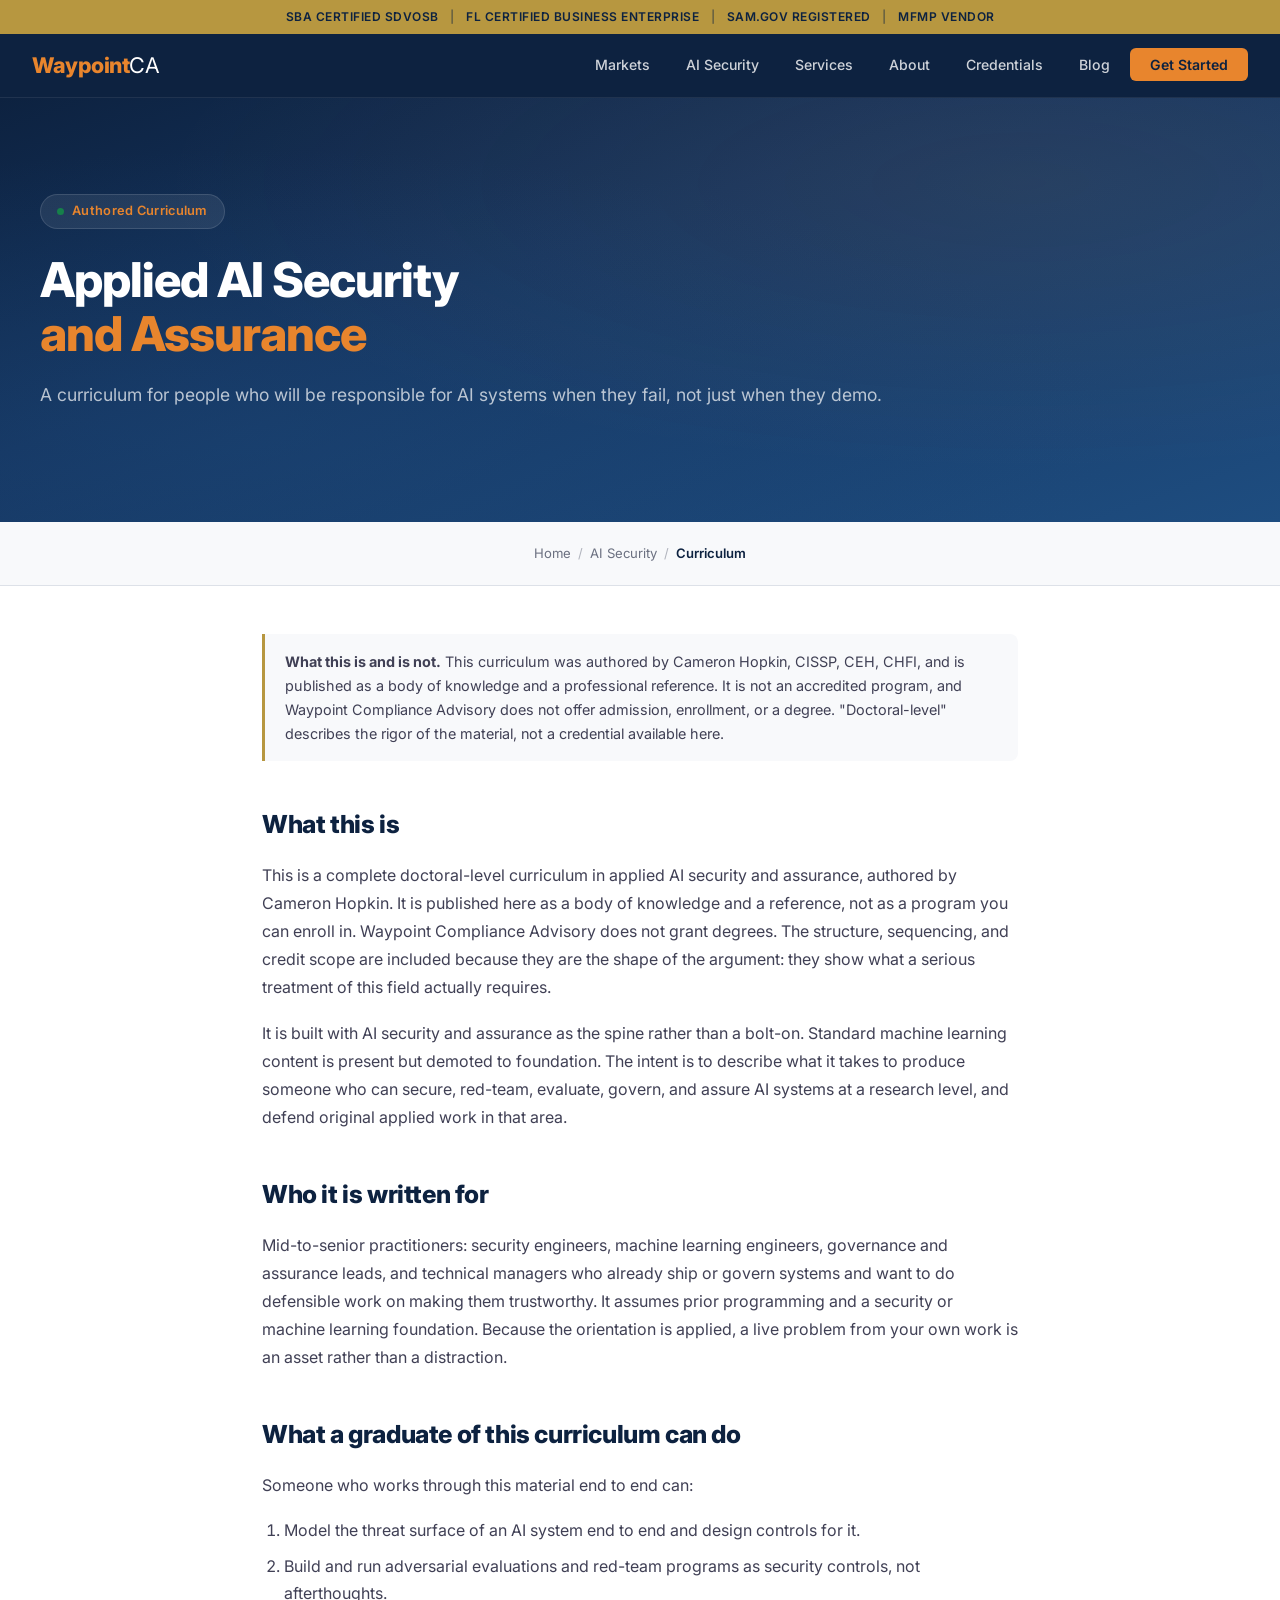
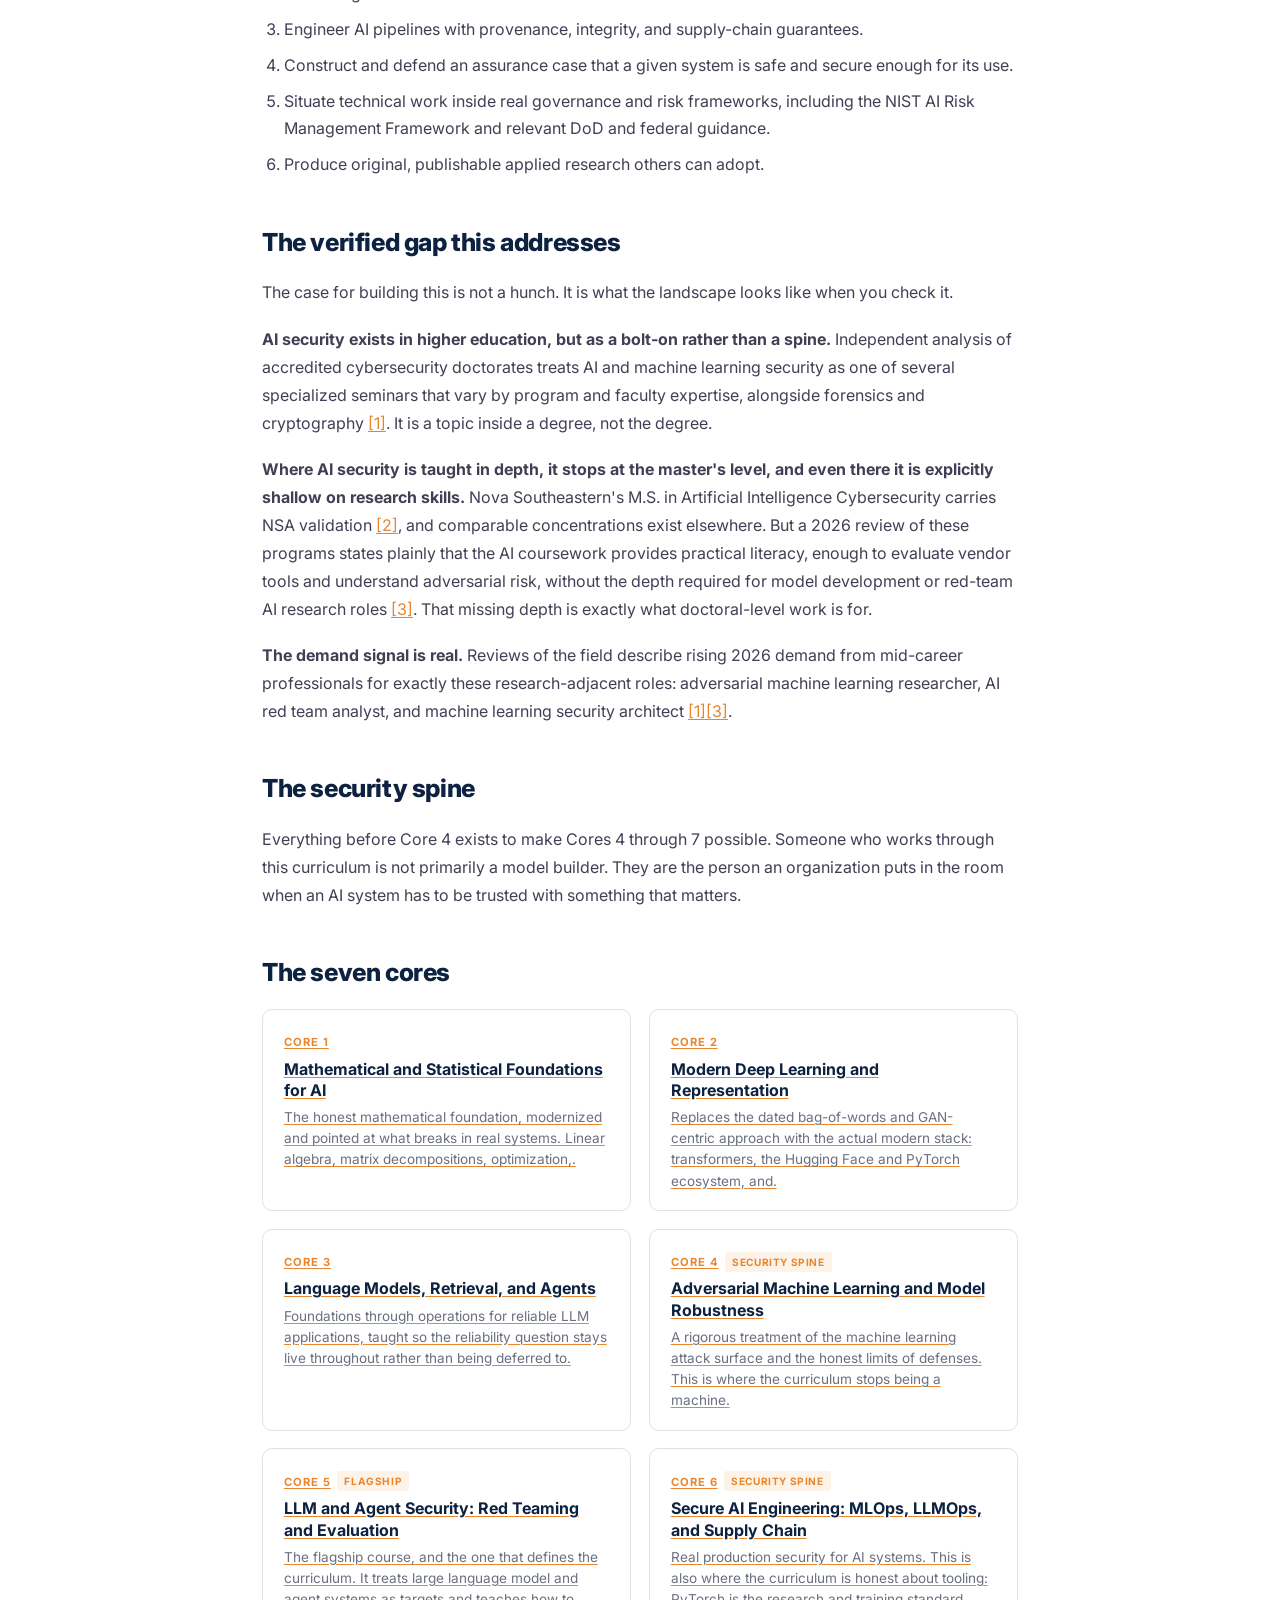
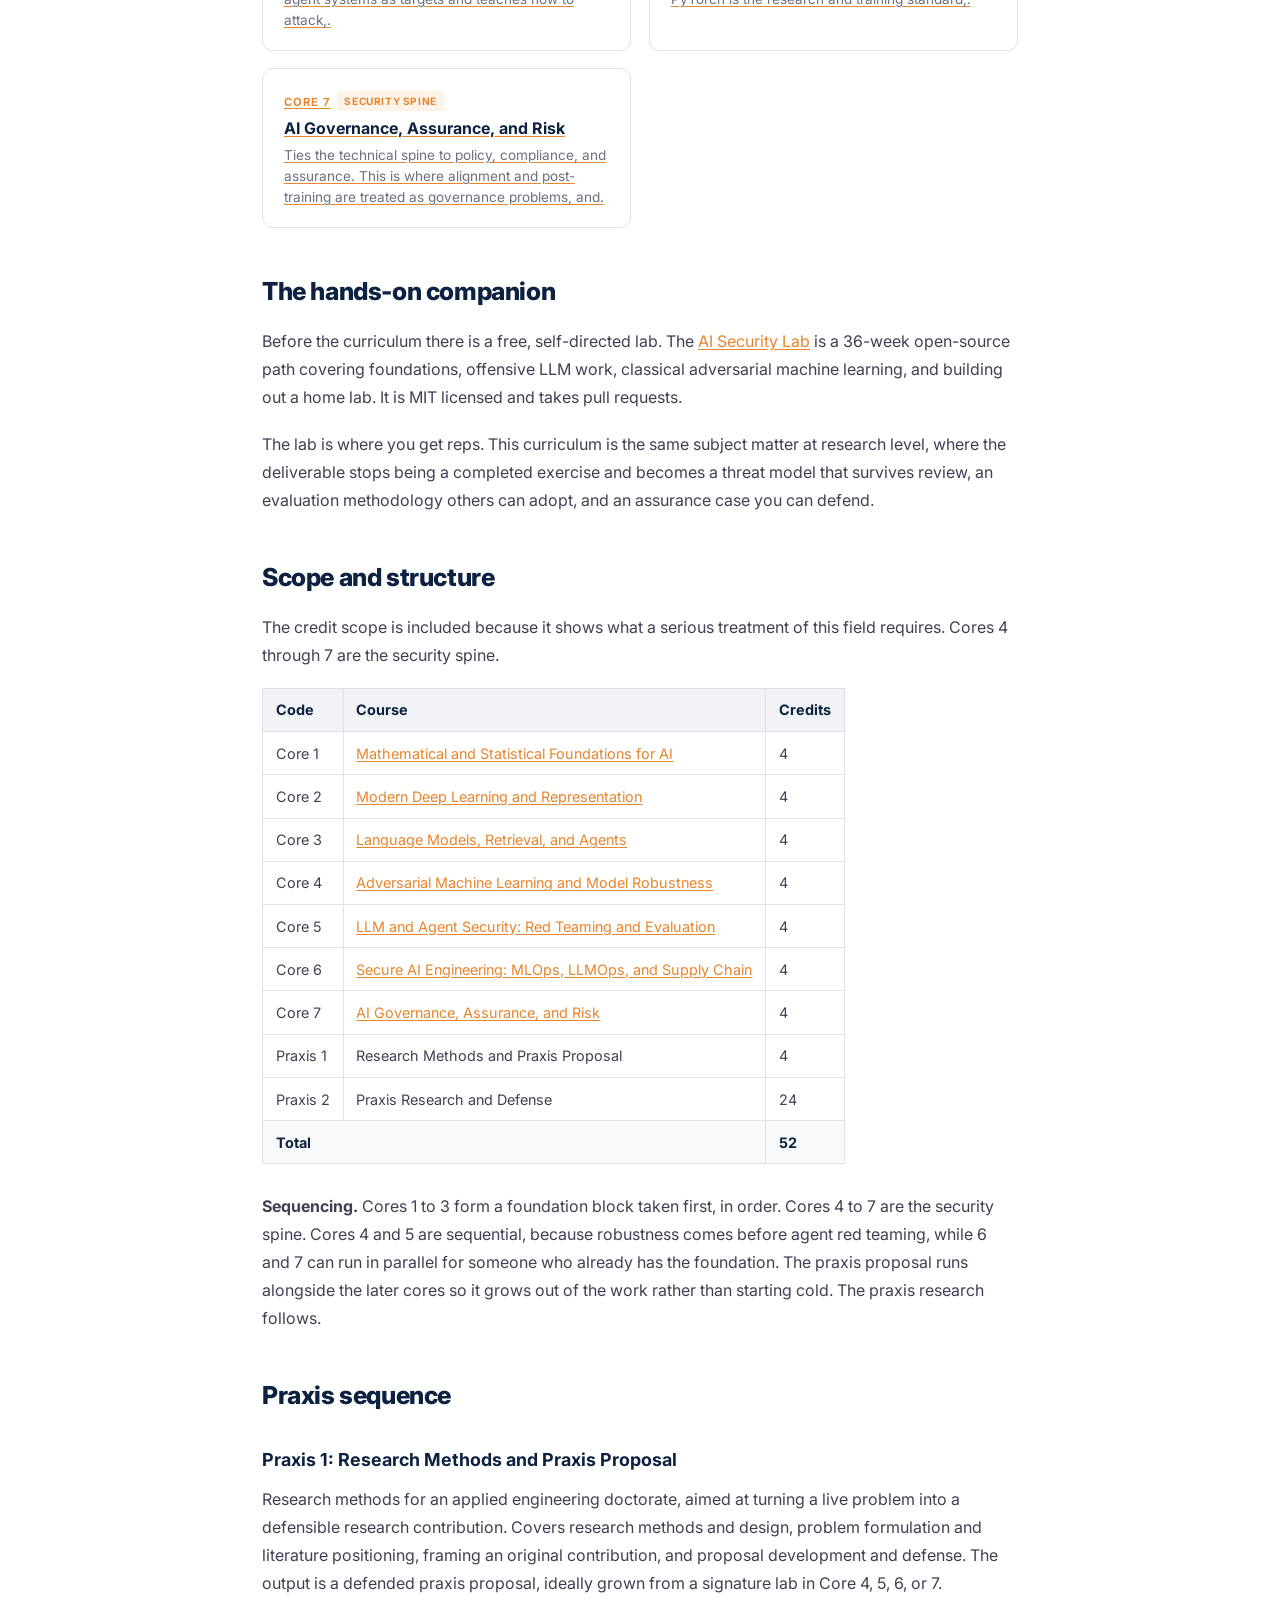
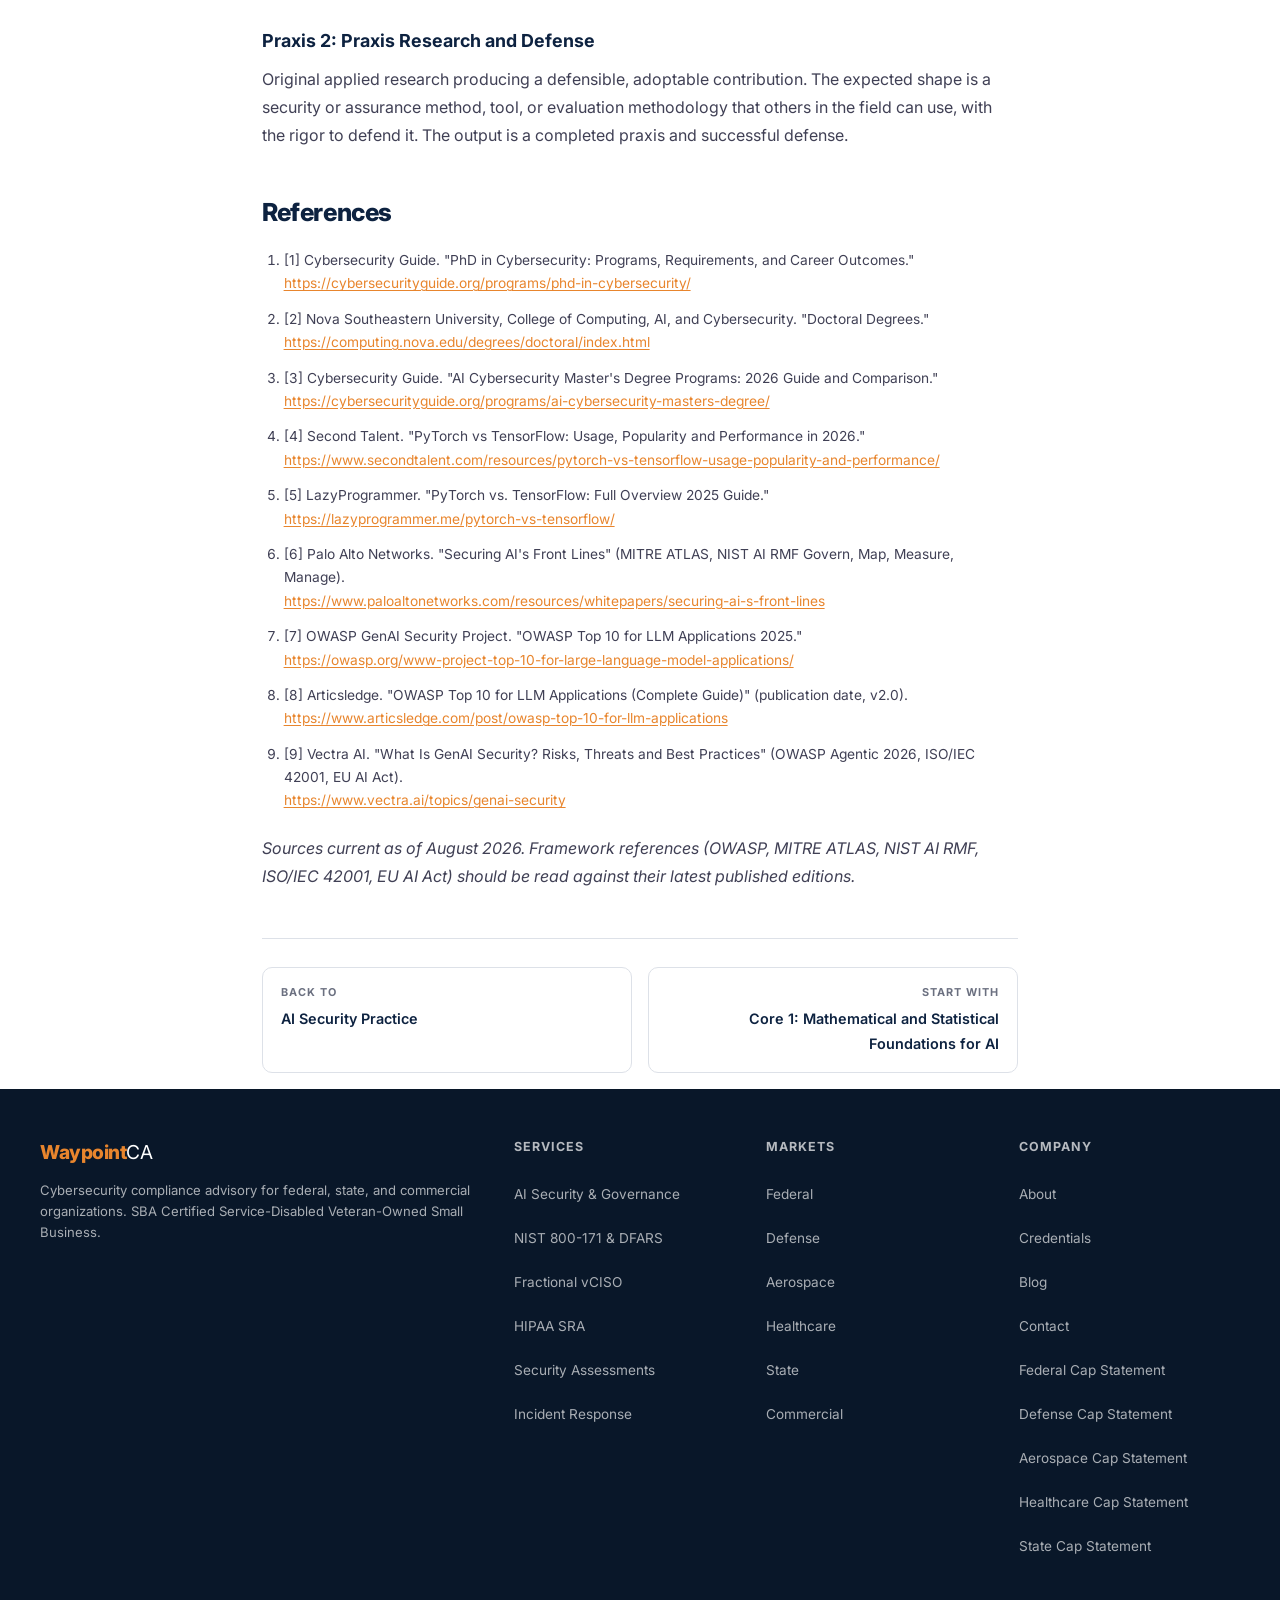
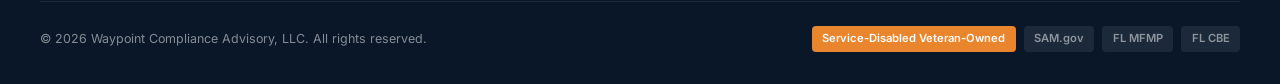
<file: ai-security/curriculum/index.html>
<!DOCTYPE html>
<html lang="en">
<head>
    <meta charset="UTF-8">
    <meta name="viewport" content="width=device-width, initial-scale=1.0">
    <title>Applied AI Security and Assurance Curriculum | Waypoint Compliance Advisory</title>
    <meta name="description" content="A doctoral-level curriculum in applied AI security and assurance, authored by Cameron Hopkin, CISSP. Seven cores from adversarial ML to AI governance.">
    <link rel="canonical" href="https://waypointca.com/ai-security/curriculum/">
    <meta name="author" content="Cameron Hopkin">
    <meta property="og:type" content="article">
    <meta property="og:title" content="Applied AI Security and Assurance Curriculum | Waypoint Compliance Advisory">
    <meta property="og:description" content="A doctoral-level curriculum in applied AI security and assurance, authored by Cameron Hopkin, CISSP. Seven cores from adversarial ML to AI governance.">
    <meta property="og:url" content="https://waypointca.com/ai-security/curriculum/">
    <meta property="og:site_name" content="Waypoint Compliance Advisory">
    <meta property="og:image" content="https://waypointca.com/assets/waypoint-og.png">
    <meta name="twitter:card" content="summary_large_image">
    <meta name="twitter:title" content="Applied AI Security and Assurance Curriculum | Waypoint Compliance Advisory">
    <meta name="twitter:description" content="A doctoral-level curriculum in applied AI security and assurance, authored by Cameron Hopkin, CISSP. Seven cores from adversarial ML to AI governance.">
    <meta name="twitter:image" content="https://waypointca.com/assets/waypoint-og.png">
    <link rel="icon" href="/assets/favicon.ico" sizes="any">
    <link rel="icon" type="image/png" sizes="32x32" href="/assets/favicon-32x32.png">
    <link rel="icon" type="image/png" sizes="16x16" href="/assets/favicon-16x16.png">
    <link rel="apple-touch-icon" href="/assets/apple-touch-icon.png">
    <link rel="preconnect" href="https://fonts.googleapis.com">
    <link rel="preconnect" href="https://fonts.gstatic.com" crossorigin>
    <link href="https://fonts.googleapis.com/css2?family=Inter:wght@400;500;600;700;800&display=swap" rel="stylesheet">
<style>
        * { margin: 0; padding: 0; box-sizing: border-box; }
        html { scroll-behavior: smooth; }

        /* Skip link */
        .skip-link {
            position: absolute;
            top: -50px;
            left: 0;
            background: var(--accent);
            color: #fff;
            padding: 0.5rem 1.25rem;
            z-index: 200;
            font-weight: 600;
            text-decoration: none;
            border-radius: 0 0 6px 0;
        }
        .skip-link:focus { top: 0; }

        /* Focus indicators */
        a:focus-visible, button:focus-visible, [role="tab"]:focus-visible {
            outline: 2px solid var(--accent);
            outline-offset: 2px;
        }

        :root {
            --navy: #0d2240;
            --navy-mid: #153560;
            --navy-light: #1e4d80;
            --accent: #e8852d;
            --accent-hover: #d4751f;
            --accent-light: rgba(232, 133, 45, 0.1);
            --white: #ffffff;
            --off-white: #f8f9fb;
            --light-bg: #f1f3f7;
            --text-dark: #1a1a2e;
            --text-body: #404055;
            --text-muted: #6b7080;
            --green: #16804a;
            --green-light: #edf8f2;
            --border: #dde1e8;
            --gold: #b79740;
        }

        body {
            font-family: 'Inter', -apple-system, BlinkMacSystemFont, 'Segoe UI', Roboto, sans-serif;
            color: var(--text-body);
            line-height: 1.6;
            -webkit-font-smoothing: antialiased;
        }

        .container {
            max-width: 1200px;
            margin: 0 auto;
            padding: 0 2rem;
        }

        /* ═══════════════════════════════════
           NAV
        ═══════════════════════════════════ */
        .top-bar {
            background: var(--gold);
            color: var(--navy);
            text-align: center;
            padding: 0.45rem 1rem;
            font-size: 0.75rem;
            font-weight: 600;
            letter-spacing: 0.5px;
            text-transform: uppercase;
        }
        .top-bar span { opacity: 0.5; margin: 0 0.5rem; }

        nav {
            background: var(--navy);
            padding: 0 2rem;
            display: flex;
            justify-content: space-between;
            align-items: center;
            position: sticky;
            top: 0;
            z-index: 100;
            height: 64px;
            border-bottom: 1px solid rgba(255,255,255,0.08);
        }
        .logo {
            color: var(--accent);
            font-size: 1.35rem;
            font-weight: 800;
            text-decoration: none;
            letter-spacing: -0.5px;
        }
        .logo span { color: var(--white); font-weight: 400; }

        .nav-links { list-style: none; display: flex; gap: 0.25rem; align-items: center; }
        .nav-links a {
            color: rgba(255,255,255,0.8);
            text-decoration: none;
            font-size: 0.88rem;
            font-weight: 500;
            padding: 0.5rem 1rem;
            border-radius: 6px;
            transition: all 0.2s;
        }
        .nav-links a:hover { color: #fff; background: rgba(255,255,255,0.08); }
        .nav-cta {
            background: var(--accent) !important;
            color: var(--navy) !important;
            font-weight: 600 !important;
            padding: 0.5rem 1.25rem !important;
        }
        .nav-cta:hover { background: var(--accent-hover) !important; }

        /* Mobile nav toggle */
        .nav-toggle { display: none; background: none; border: none; cursor: pointer; padding: 0.5rem; }
        .nav-toggle svg { width: 24px; height: 24px; stroke: white; }

        /* ═══════════════════════════════════
           HERO
        ═══════════════════════════════════ */
        .hero {
            background: linear-gradient(160deg, var(--navy) 0%, var(--navy-mid) 40%, var(--navy-light) 100%);
            color: var(--white);
            padding: 6rem 2rem 5rem;
            position: relative;
            overflow: hidden;
        }
        .hero::before {
            content: '';
            position: absolute;
            top: 0; right: 0; bottom: 0; left: 0;
            background:
                radial-gradient(ellipse at 80% 20%, rgba(232,133,45,0.08) 0%, transparent 60%),
                radial-gradient(ellipse at 20% 80%, rgba(30,77,128,0.3) 0%, transparent 60%);
        }
        .hero-content {
            position: relative;
            max-width: 1200px;
            margin: 0 auto;
            display: grid;
            grid-template-columns: 1fr 1fr;
            gap: 4rem;
            align-items: center;
        }
        .hero-text { max-width: 580px; }
        .hero-eyebrow {
            display: inline-flex;
            align-items: center;
            gap: 0.5rem;
            background: rgba(255,255,255,0.08);
            border: 1px solid rgba(255,255,255,0.12);
            color: var(--accent);
            padding: 0.4rem 1rem;
            border-radius: 20px;
            font-size: 0.8rem;
            font-weight: 600;
            margin-bottom: 1.5rem;
            letter-spacing: 0.3px;
        }
        .hero-eyebrow .dot { width: 7px; height: 7px; background: var(--green); border-radius: 50%; }
        .hero h1 {
            font-size: 3rem;
            line-height: 1.12;
            font-weight: 800;
            letter-spacing: -1px;
            margin-bottom: 1.25rem;
        }
        .hero h1 .highlight { color: var(--accent); }
        .hero .subtitle {
            font-size: 1.1rem;
            color: rgba(255,255,255,0.7);
            line-height: 1.7;
            margin-bottom: 2rem;
        }
        .hero-actions { display: flex; gap: 1rem; flex-wrap: wrap; }

        .btn-primary {
            display: inline-flex;
            align-items: center;
            gap: 0.5rem;
            background: var(--accent);
            color: var(--navy);
            padding: 0.85rem 1.75rem;
            border-radius: 8px;
            text-decoration: none;
            font-weight: 600;
            font-size: 0.95rem;
            transition: all 0.2s;
            border: none;
            cursor: pointer;
        }
        .btn-primary:hover { background: var(--accent-hover); transform: translateY(-1px); }

        /* On dark backgrounds, use white text on accent buttons */
        .hero .btn-primary,
        .cta-section .btn-primary { color: var(--white); }

        .btn-outline {
            display: inline-flex;
            align-items: center;
            gap: 0.5rem;
            background: transparent;
            color: var(--white);
            padding: 0.85rem 1.75rem;
            border-radius: 8px;
            text-decoration: none;
            font-weight: 600;
            font-size: 0.95rem;
            transition: all 0.2s;
            border: 1px solid rgba(255,255,255,0.25);
        }
        .btn-outline:hover { background: rgba(255,255,255,0.08); border-color: rgba(255,255,255,0.4); }

        /* Hero stats */
        .hero-stats {
            display: grid;
            grid-template-columns: 1fr 1fr;
            gap: 1.5rem;
        }
        .stat-card {
            background: rgba(255,255,255,0.05);
            border: 1px solid rgba(255,255,255,0.1);
            border-radius: 12px;
            padding: 1.5rem;
            text-align: center;
        }
        .stat-card .number {
            font-size: 2.2rem;
            font-weight: 800;
            color: var(--accent);
            line-height: 1;
            margin-bottom: 0.25rem;
        }
        .stat-card .label {
            font-size: 0.82rem;
            color: rgba(255,255,255,0.6);
            line-height: 1.4;
        }

        /* ═══════════════════════════════════
           TRUST BAR
        ═══════════════════════════════════ */
        .trust-bar {
            background: var(--white);
            border-bottom: 1px solid var(--border);
            padding: 1.5rem 2rem;
        }
        .trust-bar-inner {
            max-width: 1200px;
            margin: 0 auto;
            display: flex;
            justify-content: center;
            align-items: center;
            gap: 2.5rem;
            flex-wrap: wrap;
        }
        .trust-item {
            display: flex;
            align-items: center;
            gap: 0.5rem;
            font-size: 0.82rem;
            font-weight: 600;
            color: var(--text-muted);
        }
        .trust-item svg {
            width: 18px;
            height: 18px;
            flex-shrink: 0;
        }

        /* ═══════════════════════════════════
           MARKET TABS
        ═══════════════════════════════════ */
        .markets-section {
            padding: 5rem 2rem;
            background: var(--white);
        }
        .section-header {
            text-align: center;
            margin-bottom: 3rem;
        }
        .section-label {
            display: inline-block;
            font-size: 0.78rem;
            font-weight: 700;
            text-transform: uppercase;
            letter-spacing: 1.5px;
            color: var(--navy);
            margin-bottom: 0.75rem;
        }
        .section-header h2 {
            font-size: 2.25rem;
            font-weight: 800;
            color: var(--navy);
            letter-spacing: -0.5px;
            margin-bottom: 0.75rem;
        }
        .section-header p {
            color: var(--text-muted);
            max-width: 600px;
            margin: 0 auto;
            font-size: 1.05rem;
        }

        .market-tabs {
            display: flex;
            justify-content: center;
            gap: 0.5rem;
            margin-bottom: 3rem;
            flex-wrap: wrap;
        }
        .market-tab {
            padding: 0.7rem 1.5rem;
            border: 2px solid var(--border);
            border-radius: 8px;
            font-size: 0.9rem;
            font-weight: 600;
            color: var(--text-muted);
            cursor: pointer;
            transition: all 0.2s;
            background: var(--white);
        }
        .market-tab:hover {
            border-color: var(--accent);
            color: var(--accent);
        }
        .market-tab.active {
            background: var(--navy);
            color: var(--white);
            border-color: var(--navy);
        }

        .market-panel { display: none; }
        .market-panel.active { display: block; }

        .market-content {
            max-width: 1200px;
            margin: 0 auto;
            display: grid;
            grid-template-columns: 1fr 1fr;
            gap: 3rem;
            align-items: start;
        }
        .market-info h3 {
            font-size: 1.6rem;
            font-weight: 700;
            color: var(--navy);
            margin-bottom: 0.75rem;
            letter-spacing: -0.3px;
        }
        .market-info .lead {
            font-size: 1.05rem;
            color: var(--text-body);
            margin-bottom: 1.5rem;
            line-height: 1.7;
        }
        .market-pain-points {
            list-style: none;
            margin-bottom: 2rem;
        }
        .market-pain-points li {
            display: flex;
            gap: 0.75rem;
            padding: 0.6rem 0;
            font-size: 0.92rem;
            color: var(--text-body);
            align-items: flex-start;
        }
        .market-pain-points li svg {
            flex-shrink: 0;
            margin-top: 2px;
        }

        .market-services {
            display: grid;
            gap: 1rem;
        }
        .market-service-card {
            background: var(--off-white);
            border: 1px solid var(--border);
            border-radius: 10px;
            padding: 1.25rem 1.5rem;
            transition: all 0.2s;
        }
        .market-service-card:hover {
            border-color: var(--accent);
            box-shadow: 0 2px 12px rgba(232,133,45,0.1);
        }
        .market-service-card h4 {
            font-size: 1rem;
            font-weight: 700;
            color: var(--navy);
            margin-bottom: 0.35rem;
        }
        .market-service-card p {
            font-size: 0.85rem;
            color: var(--text-muted);
            line-height: 1.5;
        }
        .market-service-card .tag {
            display: inline-block;
            font-size: 0.68rem;
            padding: 0.15rem 0.5rem;
            border-radius: 3px;
            font-weight: 600;
            margin-top: 0.5rem;
        }
        .tag-framework { background: var(--accent-light); color: var(--accent); }
        .tag-popular { background: var(--green-light); color: var(--green); }

        .advisory-note {
            background: var(--off-white);
            border-left: 3px solid var(--accent);
            border-radius: 0 8px 8px 0;
            padding: 1rem 1.25rem;
            margin-bottom: 2rem;
            font-size: 0.85rem;
            line-height: 1.65;
            color: var(--text-body);
        }
        .advisory-note strong { color: var(--navy); }

        /* ═══════════════════════════════════
           SERVICES
        ═══════════════════════════════════ */
        .services-section {
            padding: 5rem 2rem;
            background: var(--off-white);
        }
        .services-grid {
            display: grid;
            grid-template-columns: repeat(3, 1fr);
            gap: 1.5rem;
            max-width: 1200px;
            margin: 0 auto;
        }
        .service-card {
            background: var(--white);
            border: 1px solid var(--border);
            border-radius: 12px;
            padding: 2rem;
            transition: all 0.25s;
            position: relative;
        }
        .service-card:hover {
            border-color: var(--accent);
            box-shadow: 0 4px 20px rgba(0,0,0,0.06);
            transform: translateY(-2px);
        }
        .service-card.featured {
            border: 2px solid var(--accent);
            background: linear-gradient(to bottom, var(--accent-light), var(--white));
        }
        .service-card .flag {
            position: absolute;
            top: -10px;
            left: 2rem;
            background: var(--accent);
            color: var(--white);
            font-size: 0.66rem;
            font-weight: 700;
            text-transform: uppercase;
            letter-spacing: 0.8px;
            padding: 0.2rem 0.65rem;
            border-radius: 4px;
        }
        .service-card .card-icon {
            width: 44px;
            height: 44px;
            border-radius: 10px;
            display: flex;
            align-items: center;
            justify-content: center;
            margin-bottom: 1rem;
            background: var(--accent-light);
        }
        .service-card .card-icon svg { width: 22px; height: 22px; }
        .service-card .card-icon.green { background: var(--green-light); }
        .service-card h3 {
            font-size: 1.1rem;
            font-weight: 700;
            color: var(--navy);
            margin-bottom: 0.5rem;
        }
        .service-card p {
            font-size: 0.88rem;
            color: var(--text-muted);
            margin-bottom: 1rem;
            line-height: 1.6;
        }
        .service-card ul {
            list-style: none;
            font-size: 0.83rem;
        }
        .service-card ul li {
            display: flex;
            align-items: center;
            gap: 0.5rem;
            padding: 0.25rem 0;
            color: var(--text-body);
        }
        .service-card ul li svg { flex-shrink: 0; }

        /* ═══════════════════════════════════
           WHY WAYPOINT
        ═══════════════════════════════════ */
        .why-section {
            padding: 5rem 2rem;
            background: var(--navy);
            color: var(--white);
            position: relative;
            overflow: hidden;
        }
        .why-section::before {
            content: '';
            position: absolute;
            top: 0; right: 0; bottom: 0; left: 0;
            background: radial-gradient(ellipse at 30% 50%, rgba(30,77,128,0.4) 0%, transparent 60%);
        }
        .why-section .section-header h2 { color: var(--white); }
        .why-section .section-header p { color: rgba(255,255,255,0.6); }
        .why-section .section-label { color: var(--accent); }

        .why-grid {
            display: grid;
            grid-template-columns: repeat(4, 1fr);
            gap: 2rem;
            max-width: 1200px;
            margin: 0 auto;
            position: relative;
        }
        .why-card {
            text-align: center;
            padding: 2rem 1.5rem;
            background: rgba(255,255,255,0.04);
            border: 1px solid rgba(255,255,255,0.08);
            border-radius: 12px;
            transition: all 0.25s;
        }
        .why-card:hover {
            background: rgba(255,255,255,0.08);
            transform: translateY(-2px);
        }
        .why-card .card-icon {
            width: 52px;
            height: 52px;
            border-radius: 12px;
            display: flex;
            align-items: center;
            justify-content: center;
            margin: 0 auto 1rem;
            background: rgba(232,133,45,0.15);
        }
        .why-card .card-icon svg { width: 26px; height: 26px; }
        .why-card h3 {
            font-size: 1rem;
            font-weight: 700;
            color: var(--accent);
            margin-bottom: 0.5rem;
        }
        .why-card p {
            font-size: 0.85rem;
            color: rgba(255,255,255,0.6);
            line-height: 1.6;
        }

        /* ═══════════════════════════════════
           BLOG / INSIGHTS
        ═══════════════════════════════════ */
        .blog-section {
            padding: 5rem 2rem;
            background: var(--off-white);
        }
        .blog-grid {
            display: grid;
            grid-template-columns: repeat(3, 1fr);
            gap: 1.75rem;
            max-width: 1200px;
            margin: 0 auto;
        }
        .blog-card {
            background: var(--white);
            border: 1px solid var(--border);
            border-radius: 12px;
            overflow: hidden;
            transition: all 0.25s;
            display: flex;
            flex-direction: column;
            text-decoration: none;
            color: inherit;
        }
        .blog-card:hover {
            border-color: var(--accent);
            box-shadow: 0 4px 20px rgba(0,0,0,0.06);
            transform: translateY(-3px);
        }
        .blog-card-body {
            padding: 1.5rem;
            display: flex;
            flex-direction: column;
            flex: 1;
        }
        .blog-card-meta {
            display: flex;
            align-items: center;
            gap: 0.75rem;
            font-size: 0.75rem;
            color: var(--text-muted);
            font-weight: 500;
            margin-bottom: 0.75rem;
        }
        .blog-card-category {
            background: var(--accent-light);
            color: var(--accent);
            padding: 0.2rem 0.6rem;
            border-radius: 4px;
            font-weight: 600;
            font-size: 0.7rem;
            text-transform: uppercase;
            letter-spacing: 0.5px;
        }
        .blog-card h3 {
            font-size: 1.1rem;
            font-weight: 700;
            color: var(--navy);
            margin-bottom: 0.6rem;
            line-height: 1.35;
            letter-spacing: -0.2px;
        }
        .blog-card p {
            font-size: 0.88rem;
            color: var(--text-muted);
            line-height: 1.6;
            flex: 1;
        }
        .blog-card-tags {
            display: flex;
            gap: 0.4rem;
            flex-wrap: wrap;
            margin-top: 1rem;
        }
        .blog-card-tags span {
            font-size: 0.7rem;
            padding: 0.2rem 0.55rem;
            border-radius: 4px;
            background: var(--light-bg);
            color: var(--text-muted);
            font-weight: 500;
        }
        .blog-cta {
            text-align: center;
            margin-top: 2.5rem;
        }
        .blog-cta a {
            display: inline-flex;
            align-items: center;
            gap: 0.5rem;
            color: var(--accent);
            text-decoration: none;
            font-weight: 600;
            font-size: 0.95rem;
            padding: 0.6rem 1.25rem;
            border: 2px solid var(--accent);
            border-radius: 8px;
            transition: all 0.2s;
        }
        .blog-cta a:hover {
            background: var(--accent);
            color: var(--white);
        }

        /* ═══════════════════════════════════
           CREDENTIALS & BUSINESS INFO
        ═══════════════════════════════════ */
        .credentials-section {
            padding: 5rem 2rem;
            background: var(--white);
        }
        .cred-grid {
            max-width: 1200px;
            margin: 0 auto;
            display: grid;
            grid-template-columns: 1fr 1fr;
            gap: 3rem;
        }
        .cred-block h3 {
            font-size: 1.15rem;
            font-weight: 700;
            color: var(--navy);
            margin-bottom: 1.25rem;
            display: flex;
            align-items: center;
            gap: 0.5rem;
        }
        .cred-block h3 svg { width: 20px; height: 20px; }

        .cert-grid {
            display: flex;
            gap: 0.5rem;
            flex-wrap: wrap;
        }
        .cert-badge {
            background: var(--navy);
            color: var(--white);
            padding: 0.45rem 1rem;
            border-radius: 6px;
            font-size: 0.82rem;
            font-weight: 600;
        }

        .biz-grid {
            display: grid;
            grid-template-columns: 1fr 1fr;
            gap: 1rem;
        }
        .biz-item {
            background: var(--off-white);
            padding: 1rem 1.25rem;
            border-radius: 8px;
            border: 1px solid var(--border);
        }
        .biz-item .biz-label {
            display: block;
            font-size: 0.68rem;
            text-transform: uppercase;
            letter-spacing: 1px;
            color: var(--text-muted);
            font-weight: 600;
            margin-bottom: 0.2rem;
        }
        .biz-item .value {
            font-weight: 700;
            color: var(--navy);
            font-size: 0.92rem;
        }

        .download-row {
            margin-top: 1.5rem;
        }
        .btn-secondary {
            display: inline-flex;
            align-items: center;
            gap: 0.5rem;
            background: var(--navy);
            color: var(--white);
            padding: 0.75rem 1.5rem;
            border-radius: 8px;
            text-decoration: none;
            font-weight: 600;
            font-size: 0.88rem;
            transition: all 0.2s;
        }
        .btn-secondary:hover { background: var(--navy-mid); }

        /* ═══════════════════════════════════
           CTA / CONTACT
        ═══════════════════════════════════ */
        .cta-section {
            padding: 5rem 2rem;
            background: linear-gradient(160deg, var(--navy) 0%, var(--navy-mid) 100%);
            color: var(--white);
            text-align: center;
            position: relative;
            overflow: hidden;
        }
        .cta-section::before {
            content: '';
            position: absolute;
            top: 0; right: 0; bottom: 0; left: 0;
            background: radial-gradient(ellipse at 50% 0%, rgba(232,133,45,0.1) 0%, transparent 60%);
        }
        .cta-content {
            position: relative;
            max-width: 650px;
            margin: 0 auto;
        }
        .cta-content h2 {
            font-size: 2.25rem;
            font-weight: 800;
            margin-bottom: 1rem;
            letter-spacing: -0.5px;
        }
        .cta-content p {
            font-size: 1.05rem;
            color: rgba(255,255,255,0.7);
            margin-bottom: 2rem;
            line-height: 1.7;
        }
        .cta-actions {
            display: flex;
            justify-content: center;
            gap: 1rem;
            flex-wrap: wrap;
            margin-bottom: 2rem;
        }
        .cta-email {
            margin-top: 1rem;
            font-size: 0.9rem;
            color: rgba(255,255,255,0.65);
        }
        .cta-email a {
            color: var(--accent);
            text-decoration: none;
            font-weight: 600;
        }
        .cta-email a:hover { text-decoration: underline; }

        .expect-grid {
            display: grid;
            grid-template-columns: repeat(3, 1fr);
            gap: 1.5rem;
            max-width: 700px;
            margin: 2.5rem auto 0;
        }
        .expect-item {
            text-align: center;
        }
        .expect-item .step {
            width: 32px;
            height: 32px;
            border-radius: 50%;
            background: rgba(232,133,45,0.2);
            color: var(--accent);
            font-size: 0.85rem;
            font-weight: 700;
            display: flex;
            align-items: center;
            justify-content: center;
            margin: 0 auto 0.5rem;
        }
        .expect-item p {
            font-size: 0.82rem;
            color: rgba(255,255,255,0.6);
            margin-bottom: 0;
        }

        /* ═══════════════════════════════════
           FOOTER
        ═══════════════════════════════════ */
        footer {
            background: #091729;
            color: rgba(255,255,255,0.5);
            padding: 3rem 2rem 2rem;
        }
        .footer-inner {
            max-width: 1200px;
            margin: 0 auto;
            display: grid;
            grid-template-columns: 2fr 1fr 1fr 1fr;
            gap: 2rem;
        }
        .footer-brand .logo { font-size: 1.2rem; }
        .footer-brand p {
            font-size: 0.82rem;
            margin-top: 0.75rem;
            line-height: 1.6;
            color: rgba(255,255,255,0.65);
        }
        .footer-col h4 {
            font-size: 0.78rem;
            font-weight: 700;
            text-transform: uppercase;
            letter-spacing: 1px;
            color: rgba(255,255,255,0.7);
            margin-bottom: 1rem;
        }
        .footer-col a {
            display: block;
            color: rgba(255,255,255,0.65);
            text-decoration: none;
            font-size: 0.85rem;
            padding: 0.5rem 0;
            min-height: 44px;
            display: flex;
            align-items: center;
            transition: color 0.2s;
        }
        .footer-col a:hover { color: var(--accent); }

        .footer-bottom {
            max-width: 1200px;
            margin: 2rem auto 0;
            padding-top: 1.5rem;
            border-top: 1px solid rgba(255,255,255,0.08);
            display: flex;
            justify-content: space-between;
            align-items: center;
            flex-wrap: wrap;
            gap: 1rem;
        }
        .footer-bottom p { font-size: 0.78rem; }
        .footer-badges {
            display: flex;
            gap: 0.5rem;
            flex-wrap: wrap;
        }
        .footer-badge {
            padding: 0.25rem 0.65rem;
            border-radius: 4px;
            font-size: 0.7rem;
            font-weight: 600;
        }
        .footer-badge.veteran { background: var(--accent); color: var(--white); }
        .footer-badge.reg { background: rgba(255,255,255,0.08); color: rgba(255,255,255,0.5); }

        /* ═══════════════════════════════════
           RESPONSIVE
        ═══════════════════════════════════ */
        @media (max-width: 1024px) {
            .hero-content { grid-template-columns: 1fr; gap: 2rem; }
            .hero-stats { grid-template-columns: repeat(4, 1fr); }
            .services-grid { grid-template-columns: repeat(2, 1fr); }
            .why-grid { grid-template-columns: repeat(2, 1fr); }
            .blog-grid { grid-template-columns: 1fr 1fr; }
            .footer-inner { grid-template-columns: 1fr 1fr; }
        }

        @media (max-width: 768px) {
            .hero { padding: 4rem 1.5rem 3rem; }
            .hero h1 { font-size: 2rem; }
            .hero-stats { grid-template-columns: repeat(2, 1fr); }
            .hero-actions { flex-direction: column; }
            .hero-actions a { text-align: center; }
            .nav-links { display: none; }
            .nav-links.show {
                display: flex;
                flex-direction: column;
                position: absolute;
                top: 64px;
                left: 0;
                right: 0;
                background: var(--navy);
                padding: 1rem;
                border-bottom: 1px solid rgba(255,255,255,0.08);
                z-index: 99;
            }
            .nav-links.show li { width: 100%; }
            .nav-links.show a { display: block; padding: 0.75rem 1rem; min-height: 44px; }
            .nav-toggle { display: block; }
            .services-grid { grid-template-columns: 1fr; }
            .why-grid { grid-template-columns: 1fr; }
            .market-content { grid-template-columns: 1fr; }
            .market-tabs { gap: 0.35rem; }
            .market-tab { padding: 0.6rem 1rem; font-size: 0.82rem; }
            .blog-grid { grid-template-columns: 1fr; }
            .cred-grid { grid-template-columns: 1fr; }
            .expect-grid { grid-template-columns: 1fr; }
            .footer-inner { grid-template-columns: 1fr; }
            .footer-bottom { flex-direction: column; text-align: center; }
            .top-bar { font-size: 0.65rem; padding: 0.4rem 0.5rem; }
        }
    
        /* ── Curriculum ───────────────────────────────── */
        .crumbs { background: var(--off-white); border-bottom: 1px solid var(--border);
                  padding: 0.7rem 2rem; font-size: 0.82rem; }
        .crumbs-inner { max-width: 1200px; margin: 0 auto; color: var(--text-muted); }
        .crumbs a { color: var(--text-muted); text-decoration: none; }
        .crumbs a:hover { color: var(--accent); text-decoration: underline; }
        .crumbs .sep { margin: 0 0.45rem; opacity: 0.5; }
        .crumbs [aria-current] { color: var(--navy); font-weight: 600; }

        .doc { max-width: 820px; margin: 0 auto; padding: 3rem 2rem 1rem; }
        .doc h2 { font-size: 1.55rem; font-weight: 800; color: var(--navy);
                  letter-spacing: -0.4px; margin: 2.75rem 0 1rem; }
        .doc h2:first-child { margin-top: 0; }
        .doc h3 { font-size: 1.12rem; font-weight: 700; color: var(--navy); margin: 1.9rem 0 0.6rem; }
        .doc p { margin-bottom: 1.15rem; line-height: 1.75; }
        .doc ul, .doc ol { margin: 0 0 1.35rem 1.35rem; }
        .doc li { margin-bottom: 0.55rem; line-height: 1.7; }
        .doc a { color: var(--accent); text-decoration: underline; text-underline-offset: 2px; }
        .doc a:hover { color: var(--accent-hover); }
        .doc code { font-family: ui-monospace, SFMono-Regular, Menlo, monospace; font-size: 0.88em;
                    background: var(--light-bg); padding: 0.12rem 0.35rem; border-radius: 4px;
                    color: var(--navy); }
        .doc pre { background: var(--navy); color: #e6edf3; padding: 1.1rem 1.3rem;
                   border-radius: 8px; overflow-x: auto; margin: 0 0 1.5rem; font-size: 0.84rem;
                   line-height: 1.6; }
        .doc pre code { background: none; padding: 0; color: inherit; }

        .kicker { display: inline-block; font-size: 0.72rem; font-weight: 700;
                  text-transform: uppercase; letter-spacing: 1.4px; color: var(--accent);
                  margin-bottom: 0.6rem; }
        .lede { font-size: 1.12rem; color: var(--text-body); line-height: 1.7;
                border-left: 3px solid var(--accent); padding-left: 1.1rem; margin-bottom: 2rem; }
        .note { background: var(--off-white); border-left: 3px solid var(--gold);
                border-radius: 0 8px 8px 0; padding: 1rem 1.25rem; margin-bottom: 2rem;
                font-size: 0.9rem; line-height: 1.65; }

        .tbl { width: 100%; border-collapse: collapse; margin: 0 0 1.75rem; font-size: 0.9rem;
               display: block; overflow-x: auto; }
        .tbl th, .tbl td { border: 1px solid var(--border); padding: 0.6rem 0.8rem; text-align: left; }
        .tbl th { background: var(--light-bg); color: var(--navy); font-weight: 700; }
        .tbl td:first-child, .tbl th:first-child { white-space: nowrap; }
        .tbl tr.total td { font-weight: 700; color: var(--navy); background: var(--off-white); }

        .core-grid { display: grid; grid-template-columns: repeat(2, 1fr); gap: 1.1rem;
                     margin: 0 0 1.5rem; }
        .core-card { display: block; background: var(--white); border: 1px solid var(--border);
                     border-radius: 10px; padding: 1.15rem 1.3rem; text-decoration: none;
                     color: inherit; transition: all 0.2s; }
        .core-card:hover { border-color: var(--accent); box-shadow: 0 3px 14px rgba(0,0,0,0.05);
                           transform: translateY(-2px); }
        .core-card .c-code { font-size: 0.7rem; font-weight: 700; letter-spacing: 1px;
                             text-transform: uppercase; color: var(--accent); }
        .core-card .c-title { font-size: 1rem; font-weight: 700; color: var(--navy);
                              margin: 0.3rem 0 0.35rem; line-height: 1.35; }
        .core-card .c-desc { font-size: 0.85rem; color: var(--text-muted); line-height: 1.55; }
        .core-card .c-flag { display: inline-block; font-size: 0.63rem; font-weight: 700;
                             text-transform: uppercase; letter-spacing: 0.6px; padding: 0.12rem 0.45rem;
                             border-radius: 3px; background: var(--accent-light); color: var(--accent);
                             margin-left: 0.4rem; vertical-align: middle; }

        .weekrow { border-left: 2px solid var(--border); padding-left: 1.1rem; margin-bottom: 1.2rem; }
        .weekrow .wk { font-weight: 700; color: var(--navy); font-size: 0.95rem; }
        .weekrow .wt { font-weight: 600; color: var(--text-dark); }
        .weekrow .lab { display: block; margin-top: 0.3rem; font-size: 0.85rem;
                        color: var(--accent); font-weight: 600; }

        .refs { font-size: 0.86rem; }
        .refs li { margin-bottom: 0.75rem; word-break: break-word; }

        .pager { display: grid; grid-template-columns: 1fr 1fr; gap: 1rem; margin: 3rem 0 0;
                 padding-top: 1.75rem; border-top: 1px solid var(--border); }
        .pager a { display: block; text-decoration: none; color: inherit; background: var(--white);
                   border: 1px solid var(--border); border-radius: 10px; padding: 0.95rem 1.15rem;
                   transition: all 0.2s; }
        .pager a:hover { border-color: var(--accent); }
        .pager .dir { display: block; font-size: 0.68rem; font-weight: 700; text-transform: uppercase;
                      letter-spacing: 1px; color: var(--text-muted); margin-bottom: 0.3rem; }
        .pager .t { font-size: 0.9rem; font-weight: 600; color: var(--navy); line-height: 1.35; }
        .pager .next { text-align: right; }

        @media (max-width: 768px) {
            .doc { padding: 2rem 1.25rem 1rem; }
            .doc h2 { font-size: 1.3rem; }
            .core-grid { grid-template-columns: 1fr; }
            .pager { grid-template-columns: 1fr; }
            .pager .next { text-align: left; }
            .crumbs { padding: 0.7rem 1.25rem; font-size: 0.76rem; }
        }
</style>
    <script type="application/ld+json">
    {"@context":"https://schema.org","@type":"EducationalOccupationalProgram","name":"Applied AI Security and Assurance Curriculum","description":"A doctoral-level curriculum in applied AI security and assurance, authored by Cameron Hopkin, CISSP. Seven cores from adversarial ML to AI governance.","url":"https://waypointca.com/ai-security/curriculum/","programType":"Doctoral-level curriculum","educationalCredentialAwarded":"None. Published as a reference body of knowledge.","occupationalCategory":["AI Red Team Analyst","Adversarial Machine Learning Researcher","Machine Learning Security Architect","AI Governance and Assurance Lead"],"author":{"@type":"Person","name":"Cameron Hopkin","url":"https://waypointca.com/#about"},"provider":{"@type":"Organization","name":"Waypoint Compliance Advisory, LLC","url":"https://waypointca.com"},"hasCourse":[{"@type":"Course","name":"Mathematical and Statistical Foundations for AI","url":"https://waypointca.com/ai-security/curriculum/mathematical-foundations-for-ai/","provider":{"@type":"Organization","name":"Waypoint Compliance Advisory, LLC","url":"https://waypointca.com"}},{"@type":"Course","name":"Modern Deep Learning and Representation","url":"https://waypointca.com/ai-security/curriculum/modern-deep-learning/","provider":{"@type":"Organization","name":"Waypoint Compliance Advisory, LLC","url":"https://waypointca.com"}},{"@type":"Course","name":"Language Models, Retrieval, and Agents","url":"https://waypointca.com/ai-security/curriculum/language-models-retrieval-agents/","provider":{"@type":"Organization","name":"Waypoint Compliance Advisory, LLC","url":"https://waypointca.com"}},{"@type":"Course","name":"Adversarial Machine Learning and Model Robustness","url":"https://waypointca.com/ai-security/curriculum/adversarial-machine-learning/","provider":{"@type":"Organization","name":"Waypoint Compliance Advisory, LLC","url":"https://waypointca.com"}},{"@type":"Course","name":"LLM and Agent Security: Red Teaming and Evaluation","url":"https://waypointca.com/ai-security/curriculum/llm-agent-security-red-teaming/","provider":{"@type":"Organization","name":"Waypoint Compliance Advisory, LLC","url":"https://waypointca.com"}},{"@type":"Course","name":"Secure AI Engineering: MLOps, LLMOps, and Supply Chain","url":"https://waypointca.com/ai-security/curriculum/secure-ai-engineering-mlops/","provider":{"@type":"Organization","name":"Waypoint Compliance Advisory, LLC","url":"https://waypointca.com"}},{"@type":"Course","name":"AI Governance, Assurance, and Risk","url":"https://waypointca.com/ai-security/curriculum/ai-governance-assurance-risk/","provider":{"@type":"Organization","name":"Waypoint Compliance Advisory, LLC","url":"https://waypointca.com"}}]}
    </script>
    <script type="application/ld+json">
    {"@context":"https://schema.org","@type":"BreadcrumbList","itemListElement":[{"@type":"ListItem","position":1,"name":"Home","item":"https://waypointca.com/"},{"@type":"ListItem","position":2,"name":"AI Security","item":"https://waypointca.com/ai-security/"},{"@type":"ListItem","position":3,"name":"Curriculum","item":"https://waypointca.com/ai-security/curriculum/"}]}
    </script>
    <!-- Google tag (gtag.js) -->
    <script async src="https://www.googletagmanager.com/gtag/js?id=G-YKWY9GBXCT"></script>
    <script>
      window.dataLayer = window.dataLayer || [];
      function gtag(){dataLayer.push(arguments);}
      gtag('js', new Date());
      gtag('config', 'G-YKWY9GBXCT');
    </script>
</head>
<body>

<a href="#main-content" class="skip-link">Skip to main content</a>

<div class="top-bar">
    SBA Certified SDVOSB <span>|</span> FL Certified Business Enterprise <span>|</span> SAM.gov Registered <span>|</span> MFMP Vendor
</div>

<!-- NAV -->
<nav aria-label="Main navigation">
    <a href="/" class="logo">Waypoint<span>CA</span></a>
    <ul class="nav-links">
        <li><a href="/#markets">Markets</a></li>
        <li><a href="/ai-security/">AI Security</a></li>
        <li><a href="/#services">Services</a></li>
        <li><a href="/#about">About</a></li>
        <li><a href="/#credentials">Credentials</a></li>
        <li><a href="/blog/">Blog</a></li>
        <li><a href="/#contact" class="nav-cta">Get Started</a></li>
    </ul>
    <button class="nav-toggle" aria-label="Toggle navigation menu" aria-expanded="false"
            onclick="var nl=document.querySelector('.nav-links');nl.classList.toggle('show');this.setAttribute('aria-expanded',nl.classList.contains('show'))">
        <svg aria-hidden="true" fill="none" viewBox="0 0 24 24" stroke-width="2"><path stroke-linecap="round" d="M4 6h16M4 12h16M4 18h16"/></svg>
    </button>
</nav>


<main id="main-content">
<section class="hero">
    <div class="hero-content" style="grid-template-columns:1fr;">
        <div class="hero-text" style="max-width:860px;">
            <div class="hero-eyebrow"><span class="dot" aria-hidden="true"></span>Authored Curriculum</div>
            <h1>Applied AI Security<br><span class="highlight">and Assurance</span></h1>
            <p class="subtitle">A curriculum for people who will be responsible for AI systems when they fail, not just when they demo.</p>
        </div>
    </div>
</section>

<nav class="crumbs" aria-label="Breadcrumb"><div class="crumbs-inner"><a href="/">Home</a><span class="sep">/</span><a href="/ai-security/">AI Security</a><span class="sep">/</span><span aria-current="page">Curriculum</span></div></nav>

<div class="doc">
    <div class="note">
        <strong>What this is and is not.</strong> This curriculum was authored by
        Cameron Hopkin, CISSP, CEH, CHFI, and is published as a body of knowledge and a
        professional reference. It is not an accredited program, and Waypoint Compliance Advisory
        does not offer admission, enrollment, or a degree. "Doctoral-level" describes the rigor of
        the material, not a credential available here.
    </div>

    <h2>What this is</h2><p>This is a complete doctoral-level curriculum in applied AI security and assurance, authored by Cameron Hopkin. It is published here as a body of knowledge and a reference, not as a program you can enroll in. Waypoint Compliance Advisory does not grant degrees. The structure, sequencing, and credit scope are included because they are the shape of the argument: they show what a serious treatment of this field actually requires.</p><p>It is built with AI security and assurance as the spine rather than a bolt-on. Standard machine learning content is present but demoted to foundation. The intent is to describe what it takes to produce someone who can secure, red-team, evaluate, govern, and assure AI systems at a research level, and defend original applied work in that area.</p><h2>Who it is written for</h2><p>Mid-to-senior practitioners: security engineers, machine learning engineers, governance and assurance leads, and technical managers who already ship or govern systems and want to do defensible work on making them trustworthy. It assumes prior programming and a security or machine learning foundation. Because the orientation is applied, a live problem from your own work is an asset rather than a distraction.</p><h2>What a graduate of this curriculum can do</h2><p>Someone who works through this material end to end can:</p><ol><li>Model the threat surface of an AI system end to end and design controls for it.</li><li>Build and run adversarial evaluations and red-team programs as security controls, not afterthoughts.</li><li>Engineer AI pipelines with provenance, integrity, and supply-chain guarantees.</li><li>Construct and defend an assurance case that a given system is safe and secure enough for its use.</li><li>Situate technical work inside real governance and risk frameworks, including the NIST AI Risk Management Framework and relevant DoD and federal guidance.</li><li>Produce original, publishable applied research others can adopt.</li></ol>

    <h2>The verified gap this addresses</h2>
    <p>The case for building this is not a hunch. It is what the landscape looks like when you check it.</p><p><strong>AI security exists in higher education, but as a bolt-on rather than a spine.</strong> Independent analysis of accredited cybersecurity doctorates treats AI and machine learning security as one of several specialized seminars that vary by program and faculty expertise, alongside forensics and cryptography <a href="#ref-1">[1]</a>. It is a topic inside a degree, not the degree.</p><p><strong>Where AI security is taught in depth, it stops at the master's level, and even there it is explicitly shallow on research skills.</strong> Nova Southeastern's M.S. in Artificial Intelligence Cybersecurity carries NSA validation <a href="#ref-2">[2]</a>, and comparable concentrations exist elsewhere. But a 2026 review of these programs states plainly that the AI coursework provides practical literacy, enough to evaluate vendor tools and understand adversarial risk, without the depth required for model development or red-team AI research roles <a href="#ref-3">[3]</a>. That missing depth is exactly what doctoral-level work is for.</p><p><strong>The demand signal is real.</strong> Reviews of the field describe rising 2026 demand from mid-career professionals for exactly these research-adjacent roles: adversarial machine learning researcher, AI red team analyst, and machine learning security architect <a href="#ref-1">[1]</a><a href="#ref-3">[3]</a>.</p>

    <h2>The security spine</h2>
    <p>Everything before Core 4 exists to make Cores 4 through 7 possible. Someone who works through this curriculum is not primarily a model builder. They are the person an organization puts in the room when an AI system has to be trusted with something that matters.</p>

    <h2>The seven cores</h2>
    <div class="core-grid"><a href="/ai-security/curriculum/mathematical-foundations-for-ai/" class="core-card"><span class="c-code">Core 1</span><div class="c-title">Mathematical and Statistical Foundations for AI</div><div class="c-desc">The honest mathematical foundation, modernized and pointed at what breaks in real systems. Linear algebra, matrix decompositions, optimization,.</div></a><a href="/ai-security/curriculum/modern-deep-learning/" class="core-card"><span class="c-code">Core 2</span><div class="c-title">Modern Deep Learning and Representation</div><div class="c-desc">Replaces the dated bag-of-words and GAN-centric approach with the actual modern stack: transformers, the Hugging Face and PyTorch ecosystem, and.</div></a><a href="/ai-security/curriculum/language-models-retrieval-agents/" class="core-card"><span class="c-code">Core 3</span><div class="c-title">Language Models, Retrieval, and Agents</div><div class="c-desc">Foundations through operations for reliable LLM applications, taught so the reliability question stays live throughout rather than being deferred to.</div></a><a href="/ai-security/curriculum/adversarial-machine-learning/" class="core-card"><span class="c-code">Core 4</span><span class="c-flag">Security spine</span><div class="c-title">Adversarial Machine Learning and Model Robustness</div><div class="c-desc">A rigorous treatment of the machine learning attack surface and the honest limits of defenses. This is where the curriculum stops being a machine.</div></a><a href="/ai-security/curriculum/llm-agent-security-red-teaming/" class="core-card"><span class="c-code">Core 5</span><span class="c-flag">Flagship</span><div class="c-title">LLM and Agent Security: Red Teaming and Evaluation</div><div class="c-desc">The flagship course, and the one that defines the curriculum. It treats large language model and agent systems as targets and teaches how to attack,.</div></a><a href="/ai-security/curriculum/secure-ai-engineering-mlops/" class="core-card"><span class="c-code">Core 6</span><span class="c-flag">Security spine</span><div class="c-title">Secure AI Engineering: MLOps, LLMOps, and Supply Chain</div><div class="c-desc">Real production security for AI systems. This is also where the curriculum is honest about tooling: PyTorch is the research and training standard,.</div></a><a href="/ai-security/curriculum/ai-governance-assurance-risk/" class="core-card"><span class="c-code">Core 7</span><span class="c-flag">Security spine</span><div class="c-title">AI Governance, Assurance, and Risk</div><div class="c-desc">Ties the technical spine to policy, compliance, and assurance. This is where alignment and post-training are treated as governance problems, and.</div></a></div>

    <h2>The hands-on companion</h2>
    <p>Before the curriculum there is a free, self-directed lab. The
    <a href="https://github.com/WaypointCA/ai-security-lab" rel="noopener">AI Security Lab</a> is a 36-week
    open-source path covering foundations, offensive LLM work, classical adversarial machine
    learning, and building out a home lab. It is MIT licensed and takes pull requests.</p>
    <p>The lab is where you get reps. This curriculum is the same subject matter at research
    level, where the deliverable stops being a completed exercise and becomes a threat model
    that survives review, an evaluation methodology others can adopt, and an assurance case you
    can defend.</p>

    <h2>Scope and structure</h2>
    <p>The credit scope is included because it shows what a serious treatment of this field
    requires. Cores 4 through 7 are the security spine.</p>
    <table class="tbl">
        <thead><tr><th>Code</th><th>Course</th><th>Credits</th></tr></thead>
        <tbody><tr><td>Core 1</td><td><a href="/ai-security/curriculum/mathematical-foundations-for-ai/">Mathematical and Statistical Foundations for AI</a></td><td>4</td></tr><tr><td>Core 2</td><td><a href="/ai-security/curriculum/modern-deep-learning/">Modern Deep Learning and Representation</a></td><td>4</td></tr><tr><td>Core 3</td><td><a href="/ai-security/curriculum/language-models-retrieval-agents/">Language Models, Retrieval, and Agents</a></td><td>4</td></tr><tr><td>Core 4</td><td><a href="/ai-security/curriculum/adversarial-machine-learning/">Adversarial Machine Learning and Model Robustness</a></td><td>4</td></tr><tr><td>Core 5</td><td><a href="/ai-security/curriculum/llm-agent-security-red-teaming/">LLM and Agent Security: Red Teaming and Evaluation</a></td><td>4</td></tr><tr><td>Core 6</td><td><a href="/ai-security/curriculum/secure-ai-engineering-mlops/">Secure AI Engineering: MLOps, LLMOps, and Supply Chain</a></td><td>4</td></tr><tr><td>Core 7</td><td><a href="/ai-security/curriculum/ai-governance-assurance-risk/">AI Governance, Assurance, and Risk</a></td><td>4</td></tr><tr><td>Praxis 1</td><td>Research Methods and Praxis Proposal</td><td>4</td></tr><tr><td>Praxis 2</td><td>Praxis Research and Defense</td><td>24</td></tr><tr class="total"><td colspan="2">Total</td><td>52</td></tr></tbody>
    </table>
    <p><strong>Sequencing.</strong> Cores 1 to 3 form a foundation block taken first, in order. Cores 4 to 7 are the security spine. Cores 4 and 5 are sequential, because robustness comes before agent red teaming, while 6 and 7 can run in parallel for someone who already has the foundation. The praxis proposal runs alongside the later cores so it grows out of the work rather than starting cold. The praxis research follows.</p>

    <h2>Praxis sequence</h2>
    <h3>Praxis 1: Research Methods and Praxis Proposal</h3><p>Research methods for an applied engineering doctorate, aimed at turning a live problem into a defensible research contribution. Covers research methods and design, problem formulation and literature positioning, framing an original contribution, and proposal development and defense. The output is a defended praxis proposal, ideally grown from a signature lab in Core 4, 5, 6, or 7.</p><h3>Praxis 2: Praxis Research and Defense</h3><p>Original applied research producing a defensible, adoptable contribution. The expected shape is a security or assurance method, tool, or evaluation methodology that others in the field can use, with the rigor to defend it. The output is a completed praxis and successful defense.</p>

    <h2>References</h2>
    <ol class="refs"><li id="ref-1">[1] Cybersecurity Guide. "PhD in Cybersecurity: Programs, Requirements, and Career Outcomes."<br><a href="https://cybersecurityguide.org/programs/phd-in-cybersecurity/" rel="noopener">https://cybersecurityguide.org/programs/phd-in-cybersecurity/</a></li><li id="ref-2">[2] Nova Southeastern University, College of Computing, AI, and Cybersecurity. "Doctoral Degrees."<br><a href="https://computing.nova.edu/degrees/doctoral/index.html" rel="noopener">https://computing.nova.edu/degrees/doctoral/index.html</a></li><li id="ref-3">[3] Cybersecurity Guide. "AI Cybersecurity Master's Degree Programs: 2026 Guide and Comparison."<br><a href="https://cybersecurityguide.org/programs/ai-cybersecurity-masters-degree/" rel="noopener">https://cybersecurityguide.org/programs/ai-cybersecurity-masters-degree/</a></li><li id="ref-4">[4] Second Talent. "PyTorch vs TensorFlow: Usage, Popularity and Performance in 2026."<br><a href="https://www.secondtalent.com/resources/pytorch-vs-tensorflow-usage-popularity-and-performance/" rel="noopener">https://www.secondtalent.com/resources/pytorch-vs-tensorflow-usage-popularity-and-performance/</a></li><li id="ref-5">[5] LazyProgrammer. "PyTorch vs. TensorFlow: Full Overview 2025 Guide."<br><a href="https://lazyprogrammer.me/pytorch-vs-tensorflow/" rel="noopener">https://lazyprogrammer.me/pytorch-vs-tensorflow/</a></li><li id="ref-6">[6] Palo Alto Networks. "Securing AI's Front Lines" (MITRE ATLAS, NIST AI RMF Govern, Map, Measure, Manage).<br><a href="https://www.paloaltonetworks.com/resources/whitepapers/securing-ai-s-front-lines" rel="noopener">https://www.paloaltonetworks.com/resources/whitepapers/securing-ai-s-front-lines</a></li><li id="ref-7">[7] OWASP GenAI Security Project. "OWASP Top 10 for LLM Applications 2025."<br><a href="https://owasp.org/www-project-top-10-for-large-language-model-applications/" rel="noopener">https://owasp.org/www-project-top-10-for-large-language-model-applications/</a></li><li id="ref-8">[8] Articsledge. "OWASP Top 10 for LLM Applications (Complete Guide)" (publication date, v2.0).<br><a href="https://www.articsledge.com/post/owasp-top-10-for-llm-applications" rel="noopener">https://www.articsledge.com/post/owasp-top-10-for-llm-applications</a></li><li id="ref-9">[9] Vectra AI. "What Is GenAI Security? Risks, Threats and Best Practices" (OWASP Agentic 2026, ISO/IEC 42001, EU AI Act).<br><a href="https://www.vectra.ai/topics/genai-security" rel="noopener">https://www.vectra.ai/topics/genai-security</a></li></ol>
    <p><em>Sources current as of August 2026. Framework references (OWASP, MITRE ATLAS, NIST AI RMF, ISO/IEC 42001, EU AI Act) should be read against their latest published editions.</em></p>

    <div class="pager">
        <a href="/ai-security/"><span class="dir">Back to</span><span class="t">AI Security Practice</span></a>
        <a href="/ai-security/curriculum/mathematical-foundations-for-ai/" class="next"><span class="dir">Start with</span><span class="t">Core 1: Mathematical and Statistical Foundations for AI</span></a>
    </div>
</div>
</main>

<!-- FOOTER -->
<footer aria-label="Site footer">
    <div class="footer-inner">
        <div class="footer-brand">
            <a href="/" class="logo">Waypoint<span>CA</span></a>
            <p>Cybersecurity compliance advisory for federal, state, and commercial organizations. SBA Certified Service-Disabled Veteran-Owned Small Business.</p>
        </div>
        <div class="footer-col">
            <h4>Services</h4>
            <a href="/ai-security/">AI Security &amp; Governance</a>
            <a href="/#services">NIST 800-171 &amp; DFARS</a>
            <a href="/#services">Fractional vCISO</a>
            <a href="/#services">HIPAA SRA</a>
            <a href="/#services">Security Assessments</a>
            <a href="/#services">Incident Response</a>
        </div>
        <div class="footer-col">
            <h4>Markets</h4>
            <a href="/#markets" onclick="switchMarket('federal')">Federal</a>
            <a href="/#markets" onclick="switchMarket('defense')">Defense</a>
            <a href="/#markets" onclick="switchMarket('aerospace')">Aerospace</a>
            <a href="/#markets" onclick="switchMarket('healthcare')">Healthcare</a>
            <a href="/#markets" onclick="switchMarket('state')">State</a>
            <a href="/#markets" onclick="switchMarket('commercial')">Commercial</a>
        </div>
        <div class="footer-col">
            <h4>Company</h4>
            <a href="/#about">About</a>
            <a href="/#credentials">Credentials</a>
            <a href="/blog/">Blog</a>
            <a href="/#contact">Contact</a>
            <a href="/assets/Waypoint_CapStmt_Federal.pdf">Federal Cap Statement</a>
            <a href="/assets/Waypoint_CapStmt_Defense.pdf">Defense Cap Statement</a>
            <a href="/assets/Waypoint_CapStmt_Aerospace.pdf">Aerospace Cap Statement</a>
            <a href="/assets/Waypoint_CapStmt_Healthcare.pdf">Healthcare Cap Statement</a>
            <a href="/assets/Waypoint_CapStmt_State.pdf">State Cap Statement</a>
        </div>
    </div>
    <div class="footer-bottom">
        <p>&copy; 2026 Waypoint Compliance Advisory, LLC. All rights reserved.</p>
        <div class="footer-badges">
            <span class="footer-badge veteran">Service-Disabled Veteran-Owned</span>
            <span class="footer-badge reg">SAM.gov</span>
            <span class="footer-badge reg">FL MFMP</span>
            <span class="footer-badge reg">FL CBE</span>
        </div>
    </div>
</footer>

<script>function switchMarket(m) { window.location.href = '/#markets'; }</script>

</body>
</html>
</file>
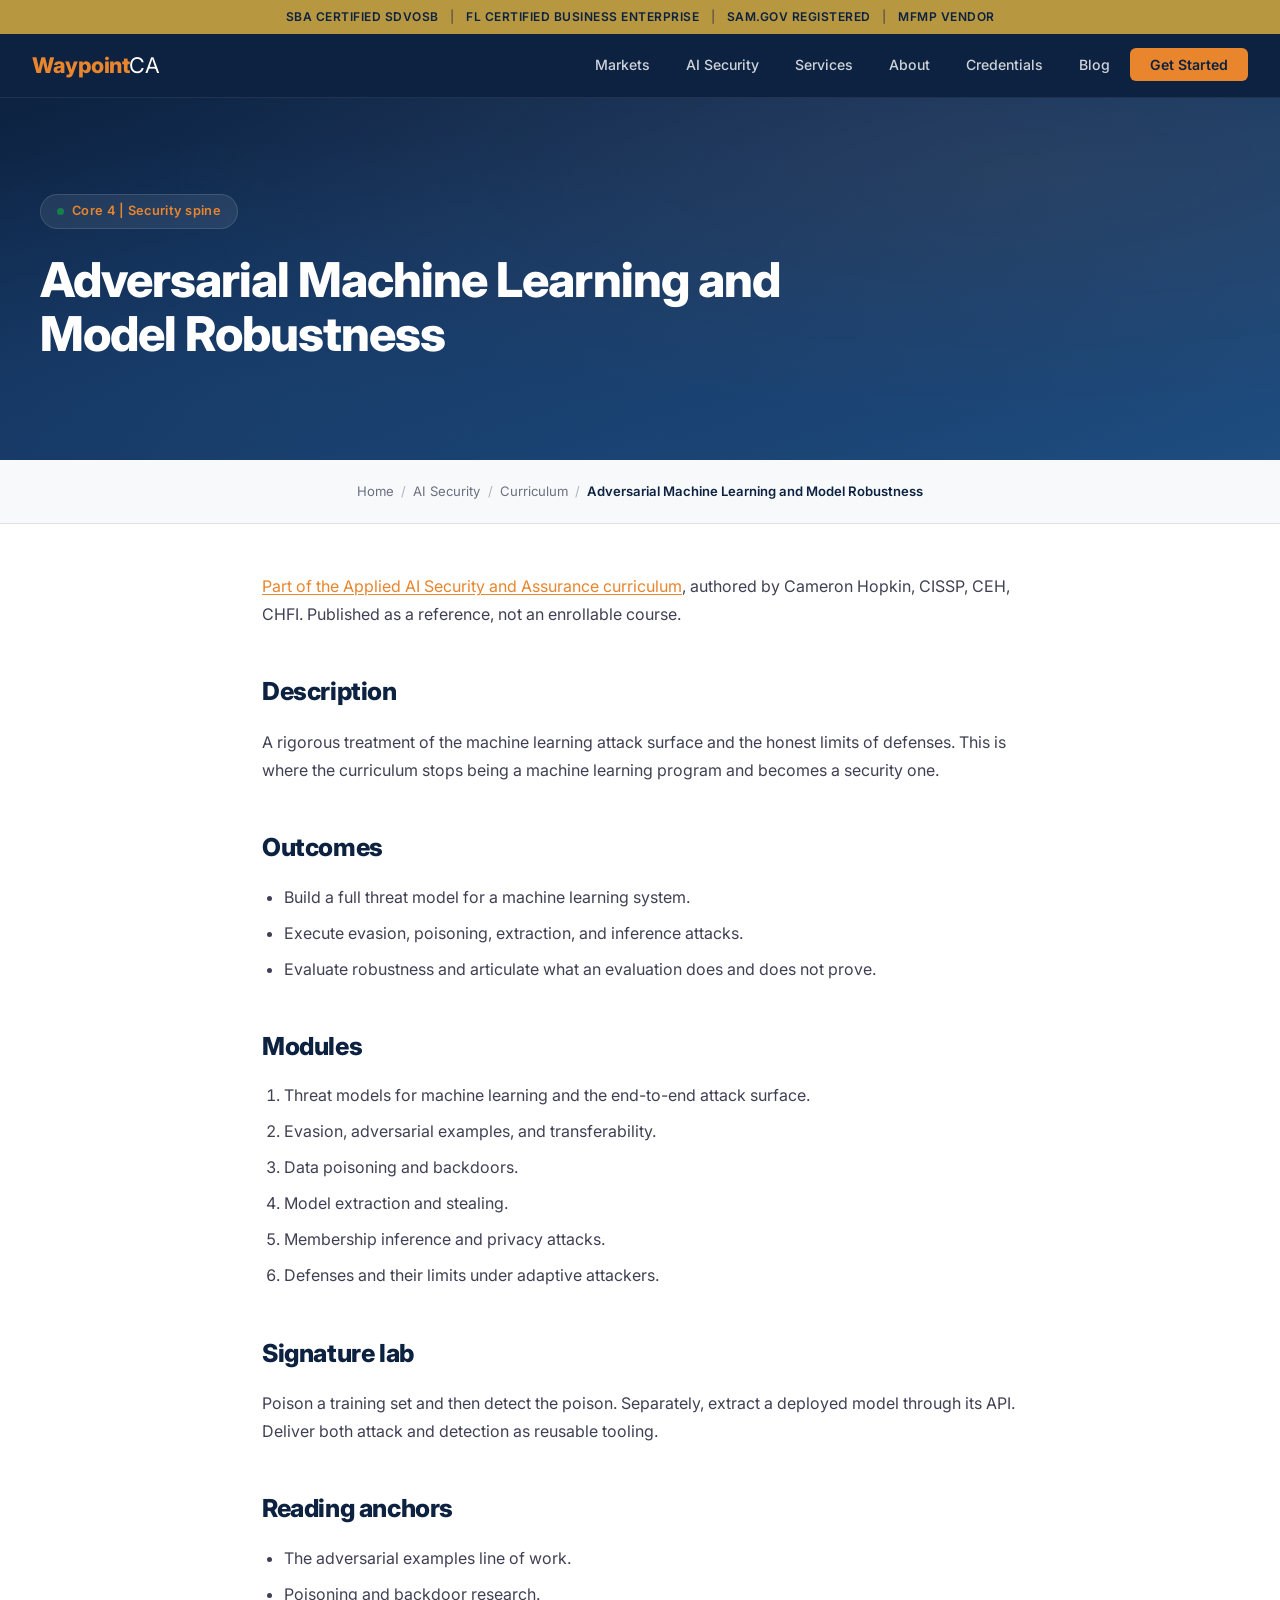
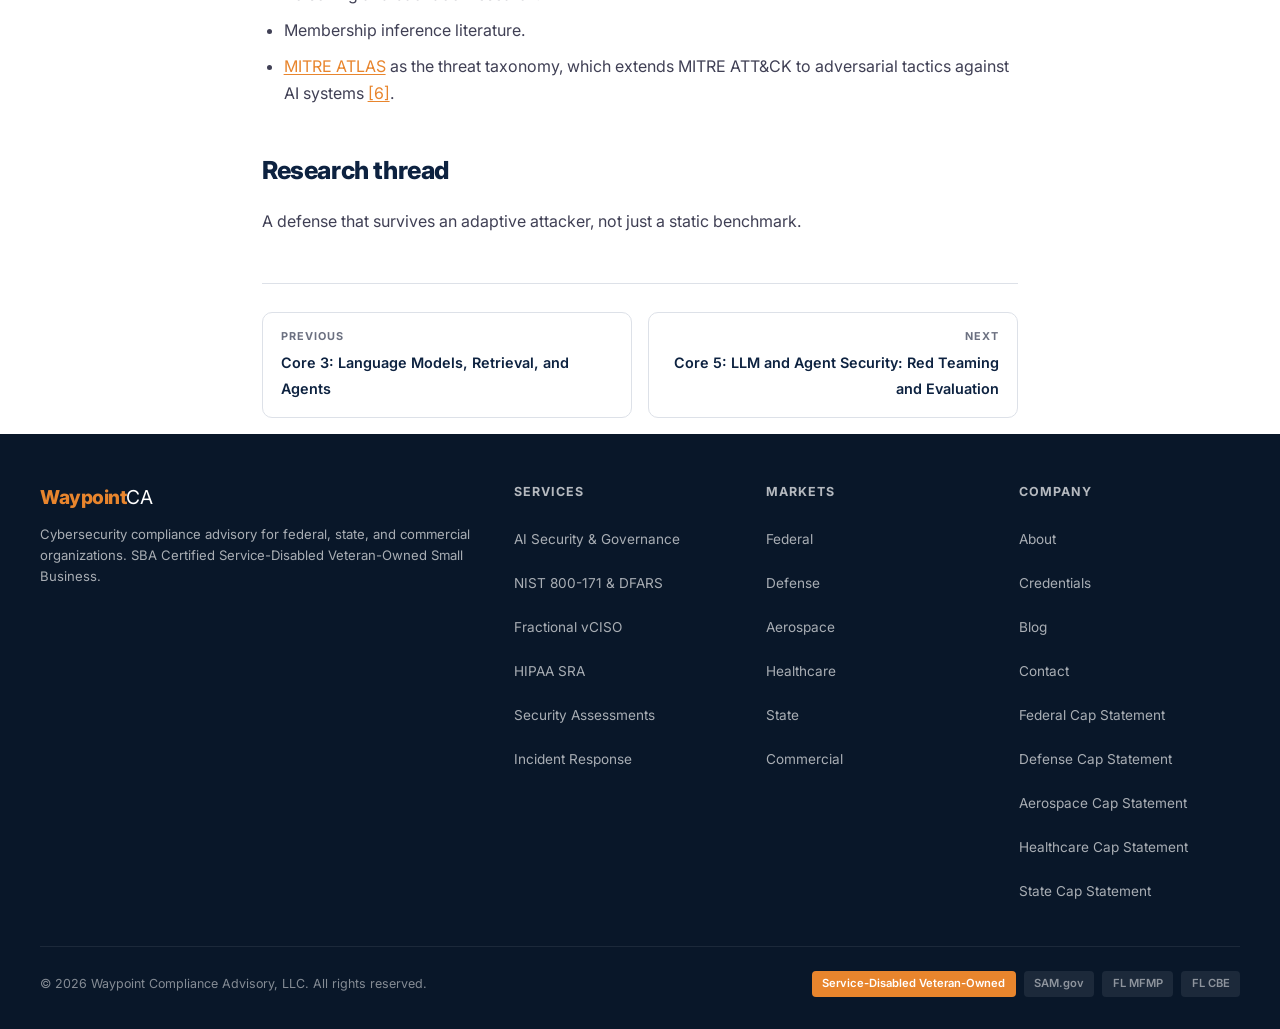
<file: ai-security/curriculum/adversarial-machine-learning/index.html>
<!DOCTYPE html>
<html lang="en">
<head>
    <meta charset="UTF-8">
    <meta name="viewport" content="width=device-width, initial-scale=1.0">
    <title>Adversarial Machine Learning and Model Robustness | AI Security Curriculum</title>
    <meta name="description" content="Core 4, first course of the security spine. Evasion, poisoning, backdoors, model extraction, membership inference, and the real limits of defenses.">
    <link rel="canonical" href="https://waypointca.com/ai-security/curriculum/adversarial-machine-learning/">
    <meta name="author" content="Cameron Hopkin">
    <meta property="og:type" content="article">
    <meta property="og:title" content="Adversarial Machine Learning and Model Robustness | AI Security Curriculum">
    <meta property="og:description" content="Core 4, first course of the security spine. Evasion, poisoning, backdoors, model extraction, membership inference, and the real limits of defenses.">
    <meta property="og:url" content="https://waypointca.com/ai-security/curriculum/adversarial-machine-learning/">
    <meta property="og:site_name" content="Waypoint Compliance Advisory">
    <meta property="og:image" content="https://waypointca.com/assets/waypoint-og.png">
    <meta name="twitter:card" content="summary_large_image">
    <meta name="twitter:title" content="Adversarial Machine Learning and Model Robustness | AI Security Curriculum">
    <meta name="twitter:description" content="Core 4, first course of the security spine. Evasion, poisoning, backdoors, model extraction, membership inference, and the real limits of defenses.">
    <meta name="twitter:image" content="https://waypointca.com/assets/waypoint-og.png">
    <link rel="icon" href="/assets/favicon.ico" sizes="any">
    <link rel="icon" type="image/png" sizes="32x32" href="/assets/favicon-32x32.png">
    <link rel="icon" type="image/png" sizes="16x16" href="/assets/favicon-16x16.png">
    <link rel="apple-touch-icon" href="/assets/apple-touch-icon.png">
    <link rel="preconnect" href="https://fonts.googleapis.com">
    <link rel="preconnect" href="https://fonts.gstatic.com" crossorigin>
    <link href="https://fonts.googleapis.com/css2?family=Inter:wght@400;500;600;700;800&display=swap" rel="stylesheet">
<style>
        * { margin: 0; padding: 0; box-sizing: border-box; }
        html { scroll-behavior: smooth; }

        /* Skip link */
        .skip-link {
            position: absolute;
            top: -50px;
            left: 0;
            background: var(--accent);
            color: #fff;
            padding: 0.5rem 1.25rem;
            z-index: 200;
            font-weight: 600;
            text-decoration: none;
            border-radius: 0 0 6px 0;
        }
        .skip-link:focus { top: 0; }

        /* Focus indicators */
        a:focus-visible, button:focus-visible, [role="tab"]:focus-visible {
            outline: 2px solid var(--accent);
            outline-offset: 2px;
        }

        :root {
            --navy: #0d2240;
            --navy-mid: #153560;
            --navy-light: #1e4d80;
            --accent: #e8852d;
            --accent-hover: #d4751f;
            --accent-light: rgba(232, 133, 45, 0.1);
            --white: #ffffff;
            --off-white: #f8f9fb;
            --light-bg: #f1f3f7;
            --text-dark: #1a1a2e;
            --text-body: #404055;
            --text-muted: #6b7080;
            --green: #16804a;
            --green-light: #edf8f2;
            --border: #dde1e8;
            --gold: #b79740;
        }

        body {
            font-family: 'Inter', -apple-system, BlinkMacSystemFont, 'Segoe UI', Roboto, sans-serif;
            color: var(--text-body);
            line-height: 1.6;
            -webkit-font-smoothing: antialiased;
        }

        .container {
            max-width: 1200px;
            margin: 0 auto;
            padding: 0 2rem;
        }

        /* ═══════════════════════════════════
           NAV
        ═══════════════════════════════════ */
        .top-bar {
            background: var(--gold);
            color: var(--navy);
            text-align: center;
            padding: 0.45rem 1rem;
            font-size: 0.75rem;
            font-weight: 600;
            letter-spacing: 0.5px;
            text-transform: uppercase;
        }
        .top-bar span { opacity: 0.5; margin: 0 0.5rem; }

        nav {
            background: var(--navy);
            padding: 0 2rem;
            display: flex;
            justify-content: space-between;
            align-items: center;
            position: sticky;
            top: 0;
            z-index: 100;
            height: 64px;
            border-bottom: 1px solid rgba(255,255,255,0.08);
        }
        .logo {
            color: var(--accent);
            font-size: 1.35rem;
            font-weight: 800;
            text-decoration: none;
            letter-spacing: -0.5px;
        }
        .logo span { color: var(--white); font-weight: 400; }

        .nav-links { list-style: none; display: flex; gap: 0.25rem; align-items: center; }
        .nav-links a {
            color: rgba(255,255,255,0.8);
            text-decoration: none;
            font-size: 0.88rem;
            font-weight: 500;
            padding: 0.5rem 1rem;
            border-radius: 6px;
            transition: all 0.2s;
        }
        .nav-links a:hover { color: #fff; background: rgba(255,255,255,0.08); }
        .nav-cta {
            background: var(--accent) !important;
            color: var(--navy) !important;
            font-weight: 600 !important;
            padding: 0.5rem 1.25rem !important;
        }
        .nav-cta:hover { background: var(--accent-hover) !important; }

        /* Mobile nav toggle */
        .nav-toggle { display: none; background: none; border: none; cursor: pointer; padding: 0.5rem; }
        .nav-toggle svg { width: 24px; height: 24px; stroke: white; }

        /* ═══════════════════════════════════
           HERO
        ═══════════════════════════════════ */
        .hero {
            background: linear-gradient(160deg, var(--navy) 0%, var(--navy-mid) 40%, var(--navy-light) 100%);
            color: var(--white);
            padding: 6rem 2rem 5rem;
            position: relative;
            overflow: hidden;
        }
        .hero::before {
            content: '';
            position: absolute;
            top: 0; right: 0; bottom: 0; left: 0;
            background:
                radial-gradient(ellipse at 80% 20%, rgba(232,133,45,0.08) 0%, transparent 60%),
                radial-gradient(ellipse at 20% 80%, rgba(30,77,128,0.3) 0%, transparent 60%);
        }
        .hero-content {
            position: relative;
            max-width: 1200px;
            margin: 0 auto;
            display: grid;
            grid-template-columns: 1fr 1fr;
            gap: 4rem;
            align-items: center;
        }
        .hero-text { max-width: 580px; }
        .hero-eyebrow {
            display: inline-flex;
            align-items: center;
            gap: 0.5rem;
            background: rgba(255,255,255,0.08);
            border: 1px solid rgba(255,255,255,0.12);
            color: var(--accent);
            padding: 0.4rem 1rem;
            border-radius: 20px;
            font-size: 0.8rem;
            font-weight: 600;
            margin-bottom: 1.5rem;
            letter-spacing: 0.3px;
        }
        .hero-eyebrow .dot { width: 7px; height: 7px; background: var(--green); border-radius: 50%; }
        .hero h1 {
            font-size: 3rem;
            line-height: 1.12;
            font-weight: 800;
            letter-spacing: -1px;
            margin-bottom: 1.25rem;
        }
        .hero h1 .highlight { color: var(--accent); }
        .hero .subtitle {
            font-size: 1.1rem;
            color: rgba(255,255,255,0.7);
            line-height: 1.7;
            margin-bottom: 2rem;
        }
        .hero-actions { display: flex; gap: 1rem; flex-wrap: wrap; }

        .btn-primary {
            display: inline-flex;
            align-items: center;
            gap: 0.5rem;
            background: var(--accent);
            color: var(--navy);
            padding: 0.85rem 1.75rem;
            border-radius: 8px;
            text-decoration: none;
            font-weight: 600;
            font-size: 0.95rem;
            transition: all 0.2s;
            border: none;
            cursor: pointer;
        }
        .btn-primary:hover { background: var(--accent-hover); transform: translateY(-1px); }

        /* On dark backgrounds, use white text on accent buttons */
        .hero .btn-primary,
        .cta-section .btn-primary { color: var(--white); }

        .btn-outline {
            display: inline-flex;
            align-items: center;
            gap: 0.5rem;
            background: transparent;
            color: var(--white);
            padding: 0.85rem 1.75rem;
            border-radius: 8px;
            text-decoration: none;
            font-weight: 600;
            font-size: 0.95rem;
            transition: all 0.2s;
            border: 1px solid rgba(255,255,255,0.25);
        }
        .btn-outline:hover { background: rgba(255,255,255,0.08); border-color: rgba(255,255,255,0.4); }

        /* Hero stats */
        .hero-stats {
            display: grid;
            grid-template-columns: 1fr 1fr;
            gap: 1.5rem;
        }
        .stat-card {
            background: rgba(255,255,255,0.05);
            border: 1px solid rgba(255,255,255,0.1);
            border-radius: 12px;
            padding: 1.5rem;
            text-align: center;
        }
        .stat-card .number {
            font-size: 2.2rem;
            font-weight: 800;
            color: var(--accent);
            line-height: 1;
            margin-bottom: 0.25rem;
        }
        .stat-card .label {
            font-size: 0.82rem;
            color: rgba(255,255,255,0.6);
            line-height: 1.4;
        }

        /* ═══════════════════════════════════
           TRUST BAR
        ═══════════════════════════════════ */
        .trust-bar {
            background: var(--white);
            border-bottom: 1px solid var(--border);
            padding: 1.5rem 2rem;
        }
        .trust-bar-inner {
            max-width: 1200px;
            margin: 0 auto;
            display: flex;
            justify-content: center;
            align-items: center;
            gap: 2.5rem;
            flex-wrap: wrap;
        }
        .trust-item {
            display: flex;
            align-items: center;
            gap: 0.5rem;
            font-size: 0.82rem;
            font-weight: 600;
            color: var(--text-muted);
        }
        .trust-item svg {
            width: 18px;
            height: 18px;
            flex-shrink: 0;
        }

        /* ═══════════════════════════════════
           MARKET TABS
        ═══════════════════════════════════ */
        .markets-section {
            padding: 5rem 2rem;
            background: var(--white);
        }
        .section-header {
            text-align: center;
            margin-bottom: 3rem;
        }
        .section-label {
            display: inline-block;
            font-size: 0.78rem;
            font-weight: 700;
            text-transform: uppercase;
            letter-spacing: 1.5px;
            color: var(--navy);
            margin-bottom: 0.75rem;
        }
        .section-header h2 {
            font-size: 2.25rem;
            font-weight: 800;
            color: var(--navy);
            letter-spacing: -0.5px;
            margin-bottom: 0.75rem;
        }
        .section-header p {
            color: var(--text-muted);
            max-width: 600px;
            margin: 0 auto;
            font-size: 1.05rem;
        }

        .market-tabs {
            display: flex;
            justify-content: center;
            gap: 0.5rem;
            margin-bottom: 3rem;
            flex-wrap: wrap;
        }
        .market-tab {
            padding: 0.7rem 1.5rem;
            border: 2px solid var(--border);
            border-radius: 8px;
            font-size: 0.9rem;
            font-weight: 600;
            color: var(--text-muted);
            cursor: pointer;
            transition: all 0.2s;
            background: var(--white);
        }
        .market-tab:hover {
            border-color: var(--accent);
            color: var(--accent);
        }
        .market-tab.active {
            background: var(--navy);
            color: var(--white);
            border-color: var(--navy);
        }

        .market-panel { display: none; }
        .market-panel.active { display: block; }

        .market-content {
            max-width: 1200px;
            margin: 0 auto;
            display: grid;
            grid-template-columns: 1fr 1fr;
            gap: 3rem;
            align-items: start;
        }
        .market-info h3 {
            font-size: 1.6rem;
            font-weight: 700;
            color: var(--navy);
            margin-bottom: 0.75rem;
            letter-spacing: -0.3px;
        }
        .market-info .lead {
            font-size: 1.05rem;
            color: var(--text-body);
            margin-bottom: 1.5rem;
            line-height: 1.7;
        }
        .market-pain-points {
            list-style: none;
            margin-bottom: 2rem;
        }
        .market-pain-points li {
            display: flex;
            gap: 0.75rem;
            padding: 0.6rem 0;
            font-size: 0.92rem;
            color: var(--text-body);
            align-items: flex-start;
        }
        .market-pain-points li svg {
            flex-shrink: 0;
            margin-top: 2px;
        }

        .market-services {
            display: grid;
            gap: 1rem;
        }
        .market-service-card {
            background: var(--off-white);
            border: 1px solid var(--border);
            border-radius: 10px;
            padding: 1.25rem 1.5rem;
            transition: all 0.2s;
        }
        .market-service-card:hover {
            border-color: var(--accent);
            box-shadow: 0 2px 12px rgba(232,133,45,0.1);
        }
        .market-service-card h4 {
            font-size: 1rem;
            font-weight: 700;
            color: var(--navy);
            margin-bottom: 0.35rem;
        }
        .market-service-card p {
            font-size: 0.85rem;
            color: var(--text-muted);
            line-height: 1.5;
        }
        .market-service-card .tag {
            display: inline-block;
            font-size: 0.68rem;
            padding: 0.15rem 0.5rem;
            border-radius: 3px;
            font-weight: 600;
            margin-top: 0.5rem;
        }
        .tag-framework { background: var(--accent-light); color: var(--accent); }
        .tag-popular { background: var(--green-light); color: var(--green); }

        .advisory-note {
            background: var(--off-white);
            border-left: 3px solid var(--accent);
            border-radius: 0 8px 8px 0;
            padding: 1rem 1.25rem;
            margin-bottom: 2rem;
            font-size: 0.85rem;
            line-height: 1.65;
            color: var(--text-body);
        }
        .advisory-note strong { color: var(--navy); }

        /* ═══════════════════════════════════
           SERVICES
        ═══════════════════════════════════ */
        .services-section {
            padding: 5rem 2rem;
            background: var(--off-white);
        }
        .services-grid {
            display: grid;
            grid-template-columns: repeat(3, 1fr);
            gap: 1.5rem;
            max-width: 1200px;
            margin: 0 auto;
        }
        .service-card {
            background: var(--white);
            border: 1px solid var(--border);
            border-radius: 12px;
            padding: 2rem;
            transition: all 0.25s;
            position: relative;
        }
        .service-card:hover {
            border-color: var(--accent);
            box-shadow: 0 4px 20px rgba(0,0,0,0.06);
            transform: translateY(-2px);
        }
        .service-card.featured {
            border: 2px solid var(--accent);
            background: linear-gradient(to bottom, var(--accent-light), var(--white));
        }
        .service-card .flag {
            position: absolute;
            top: -10px;
            left: 2rem;
            background: var(--accent);
            color: var(--white);
            font-size: 0.66rem;
            font-weight: 700;
            text-transform: uppercase;
            letter-spacing: 0.8px;
            padding: 0.2rem 0.65rem;
            border-radius: 4px;
        }
        .service-card .card-icon {
            width: 44px;
            height: 44px;
            border-radius: 10px;
            display: flex;
            align-items: center;
            justify-content: center;
            margin-bottom: 1rem;
            background: var(--accent-light);
        }
        .service-card .card-icon svg { width: 22px; height: 22px; }
        .service-card .card-icon.green { background: var(--green-light); }
        .service-card h3 {
            font-size: 1.1rem;
            font-weight: 700;
            color: var(--navy);
            margin-bottom: 0.5rem;
        }
        .service-card p {
            font-size: 0.88rem;
            color: var(--text-muted);
            margin-bottom: 1rem;
            line-height: 1.6;
        }
        .service-card ul {
            list-style: none;
            font-size: 0.83rem;
        }
        .service-card ul li {
            display: flex;
            align-items: center;
            gap: 0.5rem;
            padding: 0.25rem 0;
            color: var(--text-body);
        }
        .service-card ul li svg { flex-shrink: 0; }

        /* ═══════════════════════════════════
           WHY WAYPOINT
        ═══════════════════════════════════ */
        .why-section {
            padding: 5rem 2rem;
            background: var(--navy);
            color: var(--white);
            position: relative;
            overflow: hidden;
        }
        .why-section::before {
            content: '';
            position: absolute;
            top: 0; right: 0; bottom: 0; left: 0;
            background: radial-gradient(ellipse at 30% 50%, rgba(30,77,128,0.4) 0%, transparent 60%);
        }
        .why-section .section-header h2 { color: var(--white); }
        .why-section .section-header p { color: rgba(255,255,255,0.6); }
        .why-section .section-label { color: var(--accent); }

        .why-grid {
            display: grid;
            grid-template-columns: repeat(4, 1fr);
            gap: 2rem;
            max-width: 1200px;
            margin: 0 auto;
            position: relative;
        }
        .why-card {
            text-align: center;
            padding: 2rem 1.5rem;
            background: rgba(255,255,255,0.04);
            border: 1px solid rgba(255,255,255,0.08);
            border-radius: 12px;
            transition: all 0.25s;
        }
        .why-card:hover {
            background: rgba(255,255,255,0.08);
            transform: translateY(-2px);
        }
        .why-card .card-icon {
            width: 52px;
            height: 52px;
            border-radius: 12px;
            display: flex;
            align-items: center;
            justify-content: center;
            margin: 0 auto 1rem;
            background: rgba(232,133,45,0.15);
        }
        .why-card .card-icon svg { width: 26px; height: 26px; }
        .why-card h3 {
            font-size: 1rem;
            font-weight: 700;
            color: var(--accent);
            margin-bottom: 0.5rem;
        }
        .why-card p {
            font-size: 0.85rem;
            color: rgba(255,255,255,0.6);
            line-height: 1.6;
        }

        /* ═══════════════════════════════════
           BLOG / INSIGHTS
        ═══════════════════════════════════ */
        .blog-section {
            padding: 5rem 2rem;
            background: var(--off-white);
        }
        .blog-grid {
            display: grid;
            grid-template-columns: repeat(3, 1fr);
            gap: 1.75rem;
            max-width: 1200px;
            margin: 0 auto;
        }
        .blog-card {
            background: var(--white);
            border: 1px solid var(--border);
            border-radius: 12px;
            overflow: hidden;
            transition: all 0.25s;
            display: flex;
            flex-direction: column;
            text-decoration: none;
            color: inherit;
        }
        .blog-card:hover {
            border-color: var(--accent);
            box-shadow: 0 4px 20px rgba(0,0,0,0.06);
            transform: translateY(-3px);
        }
        .blog-card-body {
            padding: 1.5rem;
            display: flex;
            flex-direction: column;
            flex: 1;
        }
        .blog-card-meta {
            display: flex;
            align-items: center;
            gap: 0.75rem;
            font-size: 0.75rem;
            color: var(--text-muted);
            font-weight: 500;
            margin-bottom: 0.75rem;
        }
        .blog-card-category {
            background: var(--accent-light);
            color: var(--accent);
            padding: 0.2rem 0.6rem;
            border-radius: 4px;
            font-weight: 600;
            font-size: 0.7rem;
            text-transform: uppercase;
            letter-spacing: 0.5px;
        }
        .blog-card h3 {
            font-size: 1.1rem;
            font-weight: 700;
            color: var(--navy);
            margin-bottom: 0.6rem;
            line-height: 1.35;
            letter-spacing: -0.2px;
        }
        .blog-card p {
            font-size: 0.88rem;
            color: var(--text-muted);
            line-height: 1.6;
            flex: 1;
        }
        .blog-card-tags {
            display: flex;
            gap: 0.4rem;
            flex-wrap: wrap;
            margin-top: 1rem;
        }
        .blog-card-tags span {
            font-size: 0.7rem;
            padding: 0.2rem 0.55rem;
            border-radius: 4px;
            background: var(--light-bg);
            color: var(--text-muted);
            font-weight: 500;
        }
        .blog-cta {
            text-align: center;
            margin-top: 2.5rem;
        }
        .blog-cta a {
            display: inline-flex;
            align-items: center;
            gap: 0.5rem;
            color: var(--accent);
            text-decoration: none;
            font-weight: 600;
            font-size: 0.95rem;
            padding: 0.6rem 1.25rem;
            border: 2px solid var(--accent);
            border-radius: 8px;
            transition: all 0.2s;
        }
        .blog-cta a:hover {
            background: var(--accent);
            color: var(--white);
        }

        /* ═══════════════════════════════════
           CREDENTIALS & BUSINESS INFO
        ═══════════════════════════════════ */
        .credentials-section {
            padding: 5rem 2rem;
            background: var(--white);
        }
        .cred-grid {
            max-width: 1200px;
            margin: 0 auto;
            display: grid;
            grid-template-columns: 1fr 1fr;
            gap: 3rem;
        }
        .cred-block h3 {
            font-size: 1.15rem;
            font-weight: 700;
            color: var(--navy);
            margin-bottom: 1.25rem;
            display: flex;
            align-items: center;
            gap: 0.5rem;
        }
        .cred-block h3 svg { width: 20px; height: 20px; }

        .cert-grid {
            display: flex;
            gap: 0.5rem;
            flex-wrap: wrap;
        }
        .cert-badge {
            background: var(--navy);
            color: var(--white);
            padding: 0.45rem 1rem;
            border-radius: 6px;
            font-size: 0.82rem;
            font-weight: 600;
        }

        .biz-grid {
            display: grid;
            grid-template-columns: 1fr 1fr;
            gap: 1rem;
        }
        .biz-item {
            background: var(--off-white);
            padding: 1rem 1.25rem;
            border-radius: 8px;
            border: 1px solid var(--border);
        }
        .biz-item .biz-label {
            display: block;
            font-size: 0.68rem;
            text-transform: uppercase;
            letter-spacing: 1px;
            color: var(--text-muted);
            font-weight: 600;
            margin-bottom: 0.2rem;
        }
        .biz-item .value {
            font-weight: 700;
            color: var(--navy);
            font-size: 0.92rem;
        }

        .download-row {
            margin-top: 1.5rem;
        }
        .btn-secondary {
            display: inline-flex;
            align-items: center;
            gap: 0.5rem;
            background: var(--navy);
            color: var(--white);
            padding: 0.75rem 1.5rem;
            border-radius: 8px;
            text-decoration: none;
            font-weight: 600;
            font-size: 0.88rem;
            transition: all 0.2s;
        }
        .btn-secondary:hover { background: var(--navy-mid); }

        /* ═══════════════════════════════════
           CTA / CONTACT
        ═══════════════════════════════════ */
        .cta-section {
            padding: 5rem 2rem;
            background: linear-gradient(160deg, var(--navy) 0%, var(--navy-mid) 100%);
            color: var(--white);
            text-align: center;
            position: relative;
            overflow: hidden;
        }
        .cta-section::before {
            content: '';
            position: absolute;
            top: 0; right: 0; bottom: 0; left: 0;
            background: radial-gradient(ellipse at 50% 0%, rgba(232,133,45,0.1) 0%, transparent 60%);
        }
        .cta-content {
            position: relative;
            max-width: 650px;
            margin: 0 auto;
        }
        .cta-content h2 {
            font-size: 2.25rem;
            font-weight: 800;
            margin-bottom: 1rem;
            letter-spacing: -0.5px;
        }
        .cta-content p {
            font-size: 1.05rem;
            color: rgba(255,255,255,0.7);
            margin-bottom: 2rem;
            line-height: 1.7;
        }
        .cta-actions {
            display: flex;
            justify-content: center;
            gap: 1rem;
            flex-wrap: wrap;
            margin-bottom: 2rem;
        }
        .cta-email {
            margin-top: 1rem;
            font-size: 0.9rem;
            color: rgba(255,255,255,0.65);
        }
        .cta-email a {
            color: var(--accent);
            text-decoration: none;
            font-weight: 600;
        }
        .cta-email a:hover { text-decoration: underline; }

        .expect-grid {
            display: grid;
            grid-template-columns: repeat(3, 1fr);
            gap: 1.5rem;
            max-width: 700px;
            margin: 2.5rem auto 0;
        }
        .expect-item {
            text-align: center;
        }
        .expect-item .step {
            width: 32px;
            height: 32px;
            border-radius: 50%;
            background: rgba(232,133,45,0.2);
            color: var(--accent);
            font-size: 0.85rem;
            font-weight: 700;
            display: flex;
            align-items: center;
            justify-content: center;
            margin: 0 auto 0.5rem;
        }
        .expect-item p {
            font-size: 0.82rem;
            color: rgba(255,255,255,0.6);
            margin-bottom: 0;
        }

        /* ═══════════════════════════════════
           FOOTER
        ═══════════════════════════════════ */
        footer {
            background: #091729;
            color: rgba(255,255,255,0.5);
            padding: 3rem 2rem 2rem;
        }
        .footer-inner {
            max-width: 1200px;
            margin: 0 auto;
            display: grid;
            grid-template-columns: 2fr 1fr 1fr 1fr;
            gap: 2rem;
        }
        .footer-brand .logo { font-size: 1.2rem; }
        .footer-brand p {
            font-size: 0.82rem;
            margin-top: 0.75rem;
            line-height: 1.6;
            color: rgba(255,255,255,0.65);
        }
        .footer-col h4 {
            font-size: 0.78rem;
            font-weight: 700;
            text-transform: uppercase;
            letter-spacing: 1px;
            color: rgba(255,255,255,0.7);
            margin-bottom: 1rem;
        }
        .footer-col a {
            display: block;
            color: rgba(255,255,255,0.65);
            text-decoration: none;
            font-size: 0.85rem;
            padding: 0.5rem 0;
            min-height: 44px;
            display: flex;
            align-items: center;
            transition: color 0.2s;
        }
        .footer-col a:hover { color: var(--accent); }

        .footer-bottom {
            max-width: 1200px;
            margin: 2rem auto 0;
            padding-top: 1.5rem;
            border-top: 1px solid rgba(255,255,255,0.08);
            display: flex;
            justify-content: space-between;
            align-items: center;
            flex-wrap: wrap;
            gap: 1rem;
        }
        .footer-bottom p { font-size: 0.78rem; }
        .footer-badges {
            display: flex;
            gap: 0.5rem;
            flex-wrap: wrap;
        }
        .footer-badge {
            padding: 0.25rem 0.65rem;
            border-radius: 4px;
            font-size: 0.7rem;
            font-weight: 600;
        }
        .footer-badge.veteran { background: var(--accent); color: var(--white); }
        .footer-badge.reg { background: rgba(255,255,255,0.08); color: rgba(255,255,255,0.5); }

        /* ═══════════════════════════════════
           RESPONSIVE
        ═══════════════════════════════════ */
        @media (max-width: 1024px) {
            .hero-content { grid-template-columns: 1fr; gap: 2rem; }
            .hero-stats { grid-template-columns: repeat(4, 1fr); }
            .services-grid { grid-template-columns: repeat(2, 1fr); }
            .why-grid { grid-template-columns: repeat(2, 1fr); }
            .blog-grid { grid-template-columns: 1fr 1fr; }
            .footer-inner { grid-template-columns: 1fr 1fr; }
        }

        @media (max-width: 768px) {
            .hero { padding: 4rem 1.5rem 3rem; }
            .hero h1 { font-size: 2rem; }
            .hero-stats { grid-template-columns: repeat(2, 1fr); }
            .hero-actions { flex-direction: column; }
            .hero-actions a { text-align: center; }
            .nav-links { display: none; }
            .nav-links.show {
                display: flex;
                flex-direction: column;
                position: absolute;
                top: 64px;
                left: 0;
                right: 0;
                background: var(--navy);
                padding: 1rem;
                border-bottom: 1px solid rgba(255,255,255,0.08);
                z-index: 99;
            }
            .nav-links.show li { width: 100%; }
            .nav-links.show a { display: block; padding: 0.75rem 1rem; min-height: 44px; }
            .nav-toggle { display: block; }
            .services-grid { grid-template-columns: 1fr; }
            .why-grid { grid-template-columns: 1fr; }
            .market-content { grid-template-columns: 1fr; }
            .market-tabs { gap: 0.35rem; }
            .market-tab { padding: 0.6rem 1rem; font-size: 0.82rem; }
            .blog-grid { grid-template-columns: 1fr; }
            .cred-grid { grid-template-columns: 1fr; }
            .expect-grid { grid-template-columns: 1fr; }
            .footer-inner { grid-template-columns: 1fr; }
            .footer-bottom { flex-direction: column; text-align: center; }
            .top-bar { font-size: 0.65rem; padding: 0.4rem 0.5rem; }
        }
    
        /* ── Curriculum ───────────────────────────────── */
        .crumbs { background: var(--off-white); border-bottom: 1px solid var(--border);
                  padding: 0.7rem 2rem; font-size: 0.82rem; }
        .crumbs-inner { max-width: 1200px; margin: 0 auto; color: var(--text-muted); }
        .crumbs a { color: var(--text-muted); text-decoration: none; }
        .crumbs a:hover { color: var(--accent); text-decoration: underline; }
        .crumbs .sep { margin: 0 0.45rem; opacity: 0.5; }
        .crumbs [aria-current] { color: var(--navy); font-weight: 600; }

        .doc { max-width: 820px; margin: 0 auto; padding: 3rem 2rem 1rem; }
        .doc h2 { font-size: 1.55rem; font-weight: 800; color: var(--navy);
                  letter-spacing: -0.4px; margin: 2.75rem 0 1rem; }
        .doc h2:first-child { margin-top: 0; }
        .doc h3 { font-size: 1.12rem; font-weight: 700; color: var(--navy); margin: 1.9rem 0 0.6rem; }
        .doc p { margin-bottom: 1.15rem; line-height: 1.75; }
        .doc ul, .doc ol { margin: 0 0 1.35rem 1.35rem; }
        .doc li { margin-bottom: 0.55rem; line-height: 1.7; }
        .doc a { color: var(--accent); text-decoration: underline; text-underline-offset: 2px; }
        .doc a:hover { color: var(--accent-hover); }
        .doc code { font-family: ui-monospace, SFMono-Regular, Menlo, monospace; font-size: 0.88em;
                    background: var(--light-bg); padding: 0.12rem 0.35rem; border-radius: 4px;
                    color: var(--navy); }
        .doc pre { background: var(--navy); color: #e6edf3; padding: 1.1rem 1.3rem;
                   border-radius: 8px; overflow-x: auto; margin: 0 0 1.5rem; font-size: 0.84rem;
                   line-height: 1.6; }
        .doc pre code { background: none; padding: 0; color: inherit; }

        .kicker { display: inline-block; font-size: 0.72rem; font-weight: 700;
                  text-transform: uppercase; letter-spacing: 1.4px; color: var(--accent);
                  margin-bottom: 0.6rem; }
        .lede { font-size: 1.12rem; color: var(--text-body); line-height: 1.7;
                border-left: 3px solid var(--accent); padding-left: 1.1rem; margin-bottom: 2rem; }
        .note { background: var(--off-white); border-left: 3px solid var(--gold);
                border-radius: 0 8px 8px 0; padding: 1rem 1.25rem; margin-bottom: 2rem;
                font-size: 0.9rem; line-height: 1.65; }

        .tbl { width: 100%; border-collapse: collapse; margin: 0 0 1.75rem; font-size: 0.9rem;
               display: block; overflow-x: auto; }
        .tbl th, .tbl td { border: 1px solid var(--border); padding: 0.6rem 0.8rem; text-align: left; }
        .tbl th { background: var(--light-bg); color: var(--navy); font-weight: 700; }
        .tbl td:first-child, .tbl th:first-child { white-space: nowrap; }
        .tbl tr.total td { font-weight: 700; color: var(--navy); background: var(--off-white); }

        .core-grid { display: grid; grid-template-columns: repeat(2, 1fr); gap: 1.1rem;
                     margin: 0 0 1.5rem; }
        .core-card { display: block; background: var(--white); border: 1px solid var(--border);
                     border-radius: 10px; padding: 1.15rem 1.3rem; text-decoration: none;
                     color: inherit; transition: all 0.2s; }
        .core-card:hover { border-color: var(--accent); box-shadow: 0 3px 14px rgba(0,0,0,0.05);
                           transform: translateY(-2px); }
        .core-card .c-code { font-size: 0.7rem; font-weight: 700; letter-spacing: 1px;
                             text-transform: uppercase; color: var(--accent); }
        .core-card .c-title { font-size: 1rem; font-weight: 700; color: var(--navy);
                              margin: 0.3rem 0 0.35rem; line-height: 1.35; }
        .core-card .c-desc { font-size: 0.85rem; color: var(--text-muted); line-height: 1.55; }
        .core-card .c-flag { display: inline-block; font-size: 0.63rem; font-weight: 700;
                             text-transform: uppercase; letter-spacing: 0.6px; padding: 0.12rem 0.45rem;
                             border-radius: 3px; background: var(--accent-light); color: var(--accent);
                             margin-left: 0.4rem; vertical-align: middle; }

        .weekrow { border-left: 2px solid var(--border); padding-left: 1.1rem; margin-bottom: 1.2rem; }
        .weekrow .wk { font-weight: 700; color: var(--navy); font-size: 0.95rem; }
        .weekrow .wt { font-weight: 600; color: var(--text-dark); }
        .weekrow .lab { display: block; margin-top: 0.3rem; font-size: 0.85rem;
                        color: var(--accent); font-weight: 600; }

        .refs { font-size: 0.86rem; }
        .refs li { margin-bottom: 0.75rem; word-break: break-word; }

        .pager { display: grid; grid-template-columns: 1fr 1fr; gap: 1rem; margin: 3rem 0 0;
                 padding-top: 1.75rem; border-top: 1px solid var(--border); }
        .pager a { display: block; text-decoration: none; color: inherit; background: var(--white);
                   border: 1px solid var(--border); border-radius: 10px; padding: 0.95rem 1.15rem;
                   transition: all 0.2s; }
        .pager a:hover { border-color: var(--accent); }
        .pager .dir { display: block; font-size: 0.68rem; font-weight: 700; text-transform: uppercase;
                      letter-spacing: 1px; color: var(--text-muted); margin-bottom: 0.3rem; }
        .pager .t { font-size: 0.9rem; font-weight: 600; color: var(--navy); line-height: 1.35; }
        .pager .next { text-align: right; }

        @media (max-width: 768px) {
            .doc { padding: 2rem 1.25rem 1rem; }
            .doc h2 { font-size: 1.3rem; }
            .core-grid { grid-template-columns: 1fr; }
            .pager { grid-template-columns: 1fr; }
            .pager .next { text-align: left; }
            .crumbs { padding: 0.7rem 1.25rem; font-size: 0.76rem; }
        }
</style>
    <script type="application/ld+json">
    {"@context":"https://schema.org","@type":"Course","name":"Adversarial Machine Learning and Model Robustness","description":"Core 4, first course of the security spine. Evasion, poisoning, backdoors, model extraction, membership inference, and the real limits of defenses.","url":"https://waypointca.com/ai-security/curriculum/adversarial-machine-learning/","courseCode":"Core 4","educationalLevel":"Doctoral","numberOfCredits":4,"teaches":["Build a full threat model for a machine learning system.","Execute evasion, poisoning, extraction, and inference attacks.","Evaluate robustness and articulate what an evaluation does and does not prove."],"author":{"@type":"Person","name":"Cameron Hopkin","url":"https://waypointca.com/#about"},"provider":{"@type":"Organization","name":"Waypoint Compliance Advisory, LLC","url":"https://waypointca.com"},"isPartOf":{"@type":"EducationalOccupationalProgram","name":"Applied AI Security and Assurance Curriculum","url":"https://waypointca.com/ai-security/curriculum/"}}
    </script>
    <script type="application/ld+json">
    {"@context":"https://schema.org","@type":"BreadcrumbList","itemListElement":[{"@type":"ListItem","position":1,"name":"Home","item":"https://waypointca.com/"},{"@type":"ListItem","position":2,"name":"AI Security","item":"https://waypointca.com/ai-security/"},{"@type":"ListItem","position":3,"name":"Curriculum","item":"https://waypointca.com/ai-security/curriculum/"},{"@type":"ListItem","position":4,"name":"Adversarial Machine Learning and Model Robustness","item":"https://waypointca.com/ai-security/curriculum/adversarial-machine-learning/"}]}
    </script>
    <!-- Google tag (gtag.js) -->
    <script async src="https://www.googletagmanager.com/gtag/js?id=G-YKWY9GBXCT"></script>
    <script>
      window.dataLayer = window.dataLayer || [];
      function gtag(){dataLayer.push(arguments);}
      gtag('js', new Date());
      gtag('config', 'G-YKWY9GBXCT');
    </script>
</head>
<body>

<a href="#main-content" class="skip-link">Skip to main content</a>

<div class="top-bar">
    SBA Certified SDVOSB <span>|</span> FL Certified Business Enterprise <span>|</span> SAM.gov Registered <span>|</span> MFMP Vendor
</div>

<!-- NAV -->
<nav aria-label="Main navigation">
    <a href="/" class="logo">Waypoint<span>CA</span></a>
    <ul class="nav-links">
        <li><a href="/#markets">Markets</a></li>
        <li><a href="/ai-security/">AI Security</a></li>
        <li><a href="/#services">Services</a></li>
        <li><a href="/#about">About</a></li>
        <li><a href="/#credentials">Credentials</a></li>
        <li><a href="/blog/">Blog</a></li>
        <li><a href="/#contact" class="nav-cta">Get Started</a></li>
    </ul>
    <button class="nav-toggle" aria-label="Toggle navigation menu" aria-expanded="false"
            onclick="var nl=document.querySelector('.nav-links');nl.classList.toggle('show');this.setAttribute('aria-expanded',nl.classList.contains('show'))">
        <svg aria-hidden="true" fill="none" viewBox="0 0 24 24" stroke-width="2"><path stroke-linecap="round" d="M4 6h16M4 12h16M4 18h16"/></svg>
    </button>
</nav>


<main id="main-content">
<section class="hero">
    <div class="hero-content" style="grid-template-columns:1fr;">
        <div class="hero-text" style="max-width:860px;">
            <div class="hero-eyebrow"><span class="dot" aria-hidden="true"></span>Core 4 | Security spine</div>
            <h1>Adversarial Machine Learning and Model Robustness</h1>
        </div>
    </div>
</section>

<nav class="crumbs" aria-label="Breadcrumb"><div class="crumbs-inner"><a href="/">Home</a><span class="sep">/</span><a href="/ai-security/">AI Security</a><span class="sep">/</span><a href="/ai-security/curriculum/">Curriculum</a><span class="sep">/</span><span aria-current="page">Adversarial Machine Learning and Model Robustness</span></div></nav>

<div class="doc">
    <p><a href="/ai-security/curriculum/">Part of the Applied AI Security and Assurance curriculum</a>,
    authored by Cameron Hopkin, CISSP, CEH, CHFI. Published as a reference, not an
    enrollable course.</p>

    <h2>Description</h2><p>A rigorous treatment of the machine learning attack surface and the honest limits of defenses. This is where the curriculum stops being a machine learning program and becomes a security one.</p><h2>Outcomes</h2><ul><li>Build a full threat model for a machine learning system.</li><li>Execute evasion, poisoning, extraction, and inference attacks.</li><li>Evaluate robustness and articulate what an evaluation does and does not prove.</li></ul><h2>Modules</h2><ol><li>Threat models for machine learning and the end-to-end attack surface.</li><li>Evasion, adversarial examples, and transferability.</li><li>Data poisoning and backdoors.</li><li>Model extraction and stealing.</li><li>Membership inference and privacy attacks.</li><li>Defenses and their limits under adaptive attackers.</li></ol><h2>Signature lab</h2><p>Poison a training set and then detect the poison. Separately, extract a deployed model through its API. Deliver both attack and detection as reusable tooling.</p><h2>Reading anchors</h2><ul><li>The adversarial examples line of work.</li><li>Poisoning and backdoor research.</li><li>Membership inference literature.</li><li><a href="https://atlas.mitre.org/" rel="noopener">MITRE ATLAS</a> as the threat taxonomy, which extends MITRE ATT&amp;CK to adversarial tactics against AI systems <a href="/ai-security/curriculum/#ref-6">[6]</a>.</li></ul><h2>Research thread</h2><p>A defense that survives an adaptive attacker, not just a static benchmark.</p>

    <div class="pager"><a href="/ai-security/curriculum/language-models-retrieval-agents/"><span class="dir">Previous</span><span class="t">Core 3: Language Models, Retrieval, and Agents</span></a><a href="/ai-security/curriculum/llm-agent-security-red-teaming/" class="next"><span class="dir">Next</span><span class="t">Core 5: LLM and Agent Security: Red Teaming and Evaluation</span></a></div>
</div>
</main>

<!-- FOOTER -->
<footer aria-label="Site footer">
    <div class="footer-inner">
        <div class="footer-brand">
            <a href="/" class="logo">Waypoint<span>CA</span></a>
            <p>Cybersecurity compliance advisory for federal, state, and commercial organizations. SBA Certified Service-Disabled Veteran-Owned Small Business.</p>
        </div>
        <div class="footer-col">
            <h4>Services</h4>
            <a href="/ai-security/">AI Security &amp; Governance</a>
            <a href="/#services">NIST 800-171 &amp; DFARS</a>
            <a href="/#services">Fractional vCISO</a>
            <a href="/#services">HIPAA SRA</a>
            <a href="/#services">Security Assessments</a>
            <a href="/#services">Incident Response</a>
        </div>
        <div class="footer-col">
            <h4>Markets</h4>
            <a href="/#markets" onclick="switchMarket('federal')">Federal</a>
            <a href="/#markets" onclick="switchMarket('defense')">Defense</a>
            <a href="/#markets" onclick="switchMarket('aerospace')">Aerospace</a>
            <a href="/#markets" onclick="switchMarket('healthcare')">Healthcare</a>
            <a href="/#markets" onclick="switchMarket('state')">State</a>
            <a href="/#markets" onclick="switchMarket('commercial')">Commercial</a>
        </div>
        <div class="footer-col">
            <h4>Company</h4>
            <a href="/#about">About</a>
            <a href="/#credentials">Credentials</a>
            <a href="/blog/">Blog</a>
            <a href="/#contact">Contact</a>
            <a href="/assets/Waypoint_CapStmt_Federal.pdf">Federal Cap Statement</a>
            <a href="/assets/Waypoint_CapStmt_Defense.pdf">Defense Cap Statement</a>
            <a href="/assets/Waypoint_CapStmt_Aerospace.pdf">Aerospace Cap Statement</a>
            <a href="/assets/Waypoint_CapStmt_Healthcare.pdf">Healthcare Cap Statement</a>
            <a href="/assets/Waypoint_CapStmt_State.pdf">State Cap Statement</a>
        </div>
    </div>
    <div class="footer-bottom">
        <p>&copy; 2026 Waypoint Compliance Advisory, LLC. All rights reserved.</p>
        <div class="footer-badges">
            <span class="footer-badge veteran">Service-Disabled Veteran-Owned</span>
            <span class="footer-badge reg">SAM.gov</span>
            <span class="footer-badge reg">FL MFMP</span>
            <span class="footer-badge reg">FL CBE</span>
        </div>
    </div>
</footer>

<script>function switchMarket(m) { window.location.href = '/#markets'; }</script>

</body>
</html>
</file>
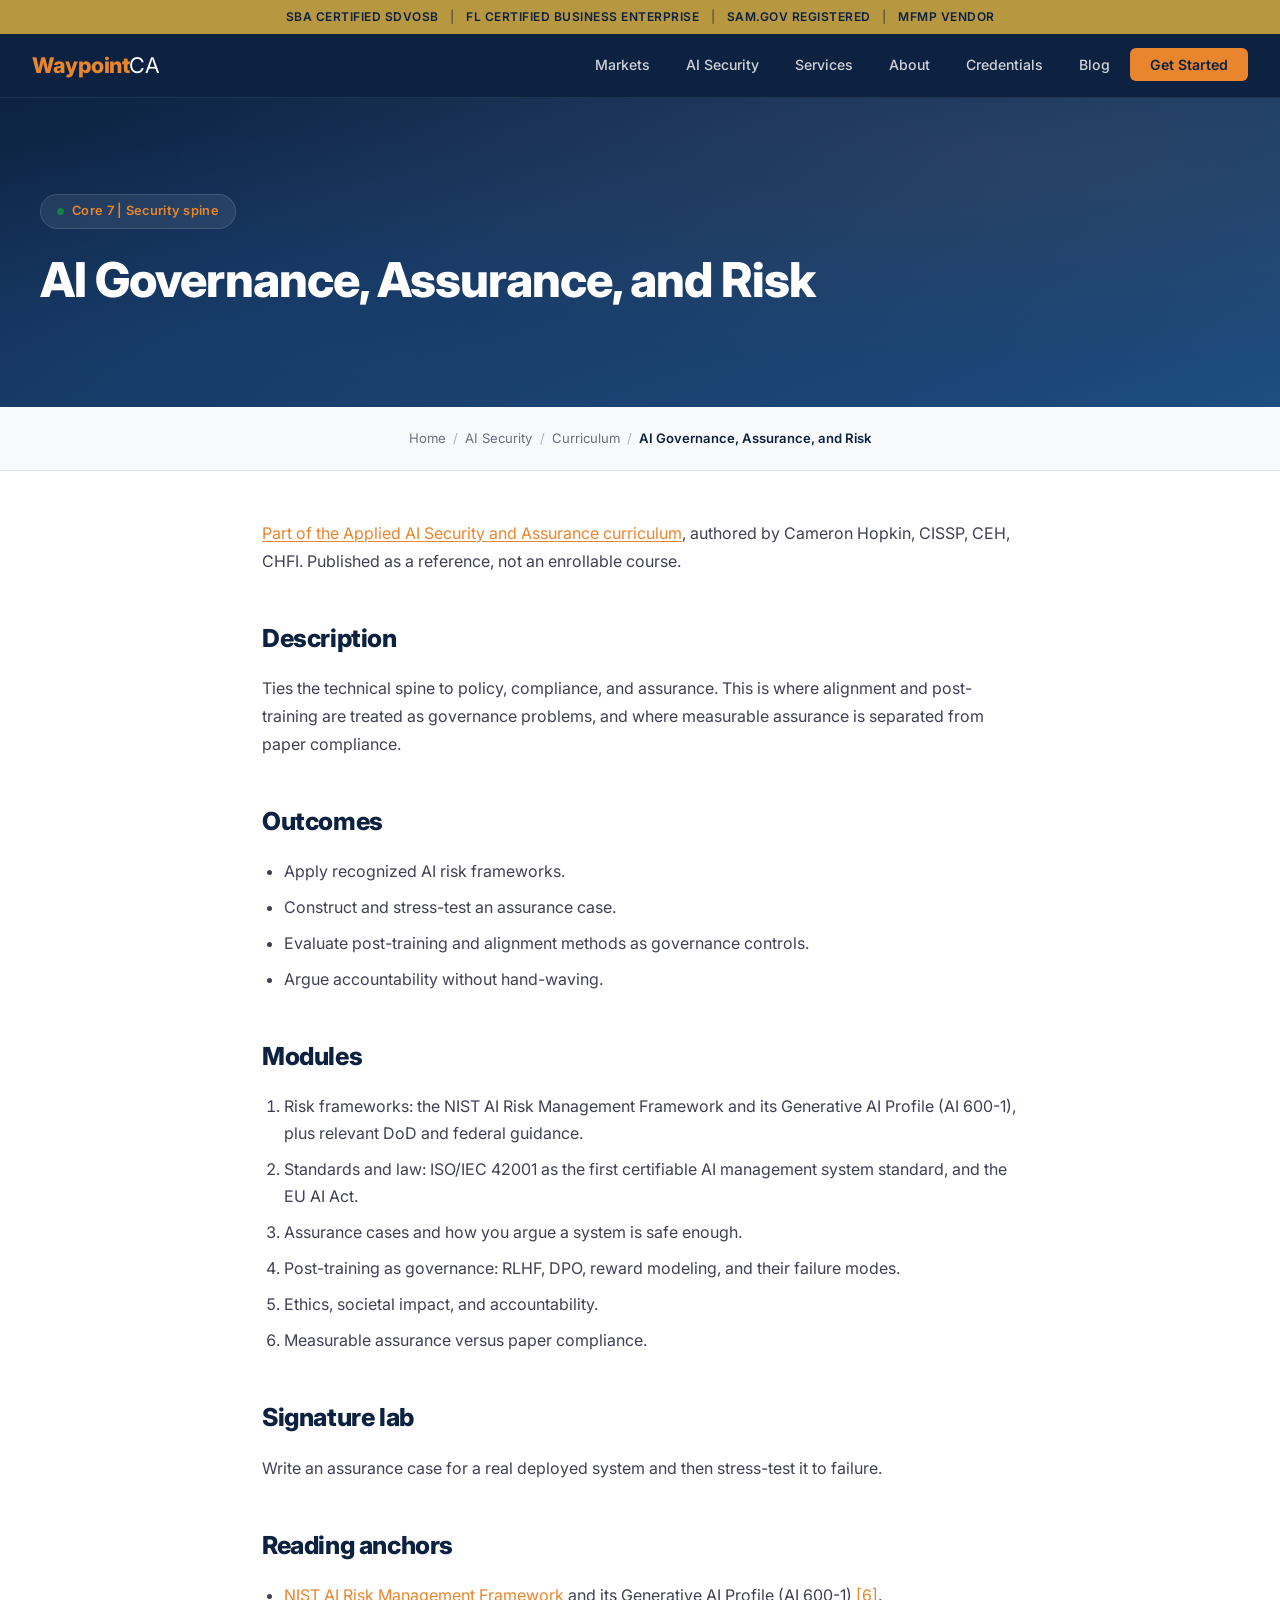
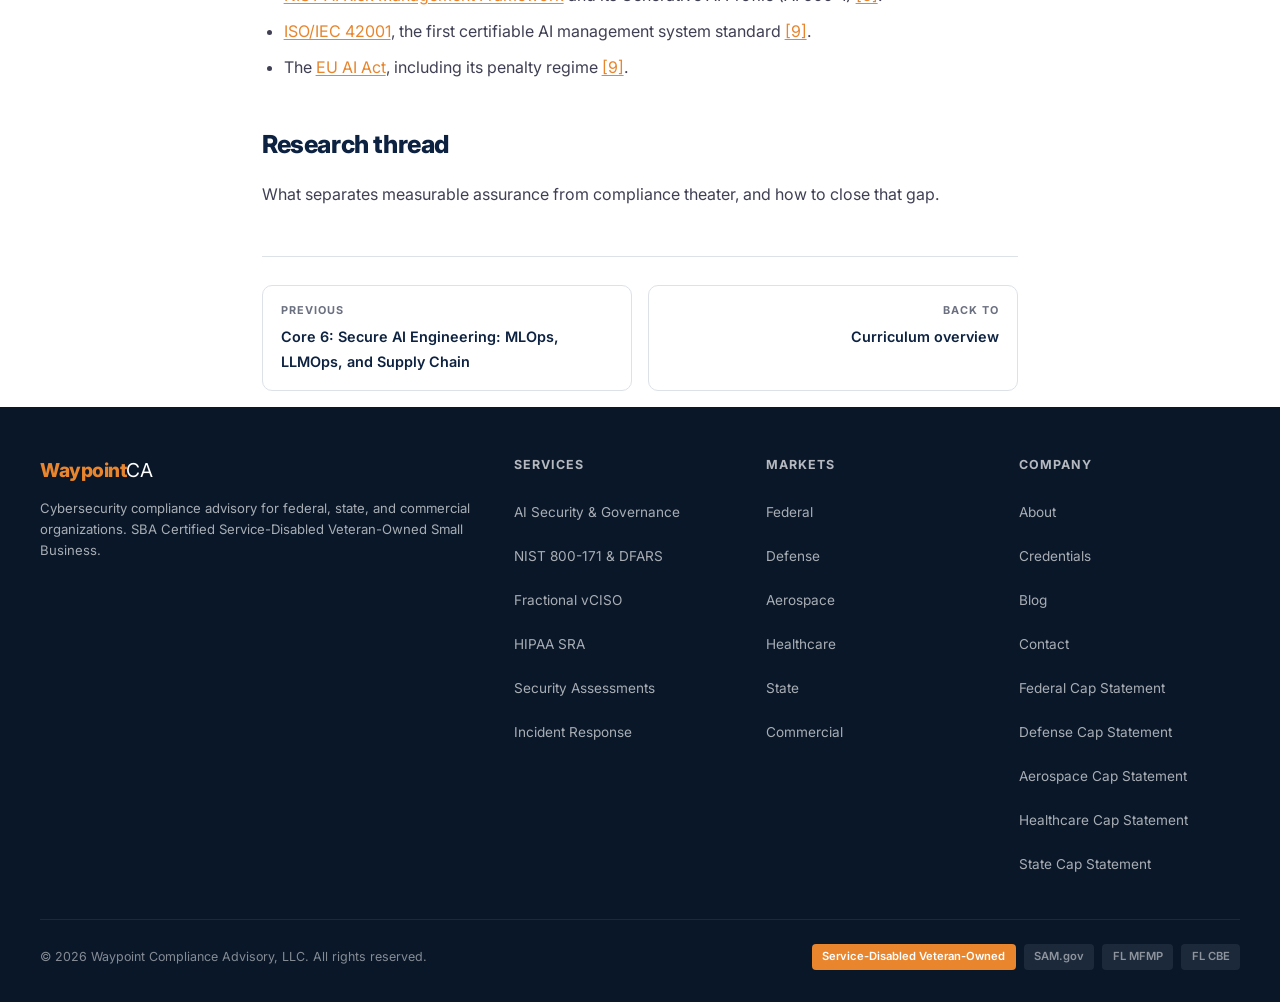
<file: ai-security/curriculum/ai-governance-assurance-risk/index.html>
<!DOCTYPE html>
<html lang="en">
<head>
    <meta charset="UTF-8">
    <meta name="viewport" content="width=device-width, initial-scale=1.0">
    <title>AI Governance, Assurance, and Risk | AI Security Curriculum</title>
    <meta name="description" content="Core 7. NIST AI RMF and its GenAI Profile, ISO/IEC 42001, the EU AI Act, assurance cases, and measurable assurance versus paper compliance.">
    <link rel="canonical" href="https://waypointca.com/ai-security/curriculum/ai-governance-assurance-risk/">
    <meta name="author" content="Cameron Hopkin">
    <meta property="og:type" content="article">
    <meta property="og:title" content="AI Governance, Assurance, and Risk | AI Security Curriculum">
    <meta property="og:description" content="Core 7. NIST AI RMF and its GenAI Profile, ISO/IEC 42001, the EU AI Act, assurance cases, and measurable assurance versus paper compliance.">
    <meta property="og:url" content="https://waypointca.com/ai-security/curriculum/ai-governance-assurance-risk/">
    <meta property="og:site_name" content="Waypoint Compliance Advisory">
    <meta property="og:image" content="https://waypointca.com/assets/waypoint-og.png">
    <meta name="twitter:card" content="summary_large_image">
    <meta name="twitter:title" content="AI Governance, Assurance, and Risk | AI Security Curriculum">
    <meta name="twitter:description" content="Core 7. NIST AI RMF and its GenAI Profile, ISO/IEC 42001, the EU AI Act, assurance cases, and measurable assurance versus paper compliance.">
    <meta name="twitter:image" content="https://waypointca.com/assets/waypoint-og.png">
    <link rel="icon" href="/assets/favicon.ico" sizes="any">
    <link rel="icon" type="image/png" sizes="32x32" href="/assets/favicon-32x32.png">
    <link rel="icon" type="image/png" sizes="16x16" href="/assets/favicon-16x16.png">
    <link rel="apple-touch-icon" href="/assets/apple-touch-icon.png">
    <link rel="preconnect" href="https://fonts.googleapis.com">
    <link rel="preconnect" href="https://fonts.gstatic.com" crossorigin>
    <link href="https://fonts.googleapis.com/css2?family=Inter:wght@400;500;600;700;800&display=swap" rel="stylesheet">
<style>
        * { margin: 0; padding: 0; box-sizing: border-box; }
        html { scroll-behavior: smooth; }

        /* Skip link */
        .skip-link {
            position: absolute;
            top: -50px;
            left: 0;
            background: var(--accent);
            color: #fff;
            padding: 0.5rem 1.25rem;
            z-index: 200;
            font-weight: 600;
            text-decoration: none;
            border-radius: 0 0 6px 0;
        }
        .skip-link:focus { top: 0; }

        /* Focus indicators */
        a:focus-visible, button:focus-visible, [role="tab"]:focus-visible {
            outline: 2px solid var(--accent);
            outline-offset: 2px;
        }

        :root {
            --navy: #0d2240;
            --navy-mid: #153560;
            --navy-light: #1e4d80;
            --accent: #e8852d;
            --accent-hover: #d4751f;
            --accent-light: rgba(232, 133, 45, 0.1);
            --white: #ffffff;
            --off-white: #f8f9fb;
            --light-bg: #f1f3f7;
            --text-dark: #1a1a2e;
            --text-body: #404055;
            --text-muted: #6b7080;
            --green: #16804a;
            --green-light: #edf8f2;
            --border: #dde1e8;
            --gold: #b79740;
        }

        body {
            font-family: 'Inter', -apple-system, BlinkMacSystemFont, 'Segoe UI', Roboto, sans-serif;
            color: var(--text-body);
            line-height: 1.6;
            -webkit-font-smoothing: antialiased;
        }

        .container {
            max-width: 1200px;
            margin: 0 auto;
            padding: 0 2rem;
        }

        /* ═══════════════════════════════════
           NAV
        ═══════════════════════════════════ */
        .top-bar {
            background: var(--gold);
            color: var(--navy);
            text-align: center;
            padding: 0.45rem 1rem;
            font-size: 0.75rem;
            font-weight: 600;
            letter-spacing: 0.5px;
            text-transform: uppercase;
        }
        .top-bar span { opacity: 0.5; margin: 0 0.5rem; }

        nav {
            background: var(--navy);
            padding: 0 2rem;
            display: flex;
            justify-content: space-between;
            align-items: center;
            position: sticky;
            top: 0;
            z-index: 100;
            height: 64px;
            border-bottom: 1px solid rgba(255,255,255,0.08);
        }
        .logo {
            color: var(--accent);
            font-size: 1.35rem;
            font-weight: 800;
            text-decoration: none;
            letter-spacing: -0.5px;
        }
        .logo span { color: var(--white); font-weight: 400; }

        .nav-links { list-style: none; display: flex; gap: 0.25rem; align-items: center; }
        .nav-links a {
            color: rgba(255,255,255,0.8);
            text-decoration: none;
            font-size: 0.88rem;
            font-weight: 500;
            padding: 0.5rem 1rem;
            border-radius: 6px;
            transition: all 0.2s;
        }
        .nav-links a:hover { color: #fff; background: rgba(255,255,255,0.08); }
        .nav-cta {
            background: var(--accent) !important;
            color: var(--navy) !important;
            font-weight: 600 !important;
            padding: 0.5rem 1.25rem !important;
        }
        .nav-cta:hover { background: var(--accent-hover) !important; }

        /* Mobile nav toggle */
        .nav-toggle { display: none; background: none; border: none; cursor: pointer; padding: 0.5rem; }
        .nav-toggle svg { width: 24px; height: 24px; stroke: white; }

        /* ═══════════════════════════════════
           HERO
        ═══════════════════════════════════ */
        .hero {
            background: linear-gradient(160deg, var(--navy) 0%, var(--navy-mid) 40%, var(--navy-light) 100%);
            color: var(--white);
            padding: 6rem 2rem 5rem;
            position: relative;
            overflow: hidden;
        }
        .hero::before {
            content: '';
            position: absolute;
            top: 0; right: 0; bottom: 0; left: 0;
            background:
                radial-gradient(ellipse at 80% 20%, rgba(232,133,45,0.08) 0%, transparent 60%),
                radial-gradient(ellipse at 20% 80%, rgba(30,77,128,0.3) 0%, transparent 60%);
        }
        .hero-content {
            position: relative;
            max-width: 1200px;
            margin: 0 auto;
            display: grid;
            grid-template-columns: 1fr 1fr;
            gap: 4rem;
            align-items: center;
        }
        .hero-text { max-width: 580px; }
        .hero-eyebrow {
            display: inline-flex;
            align-items: center;
            gap: 0.5rem;
            background: rgba(255,255,255,0.08);
            border: 1px solid rgba(255,255,255,0.12);
            color: var(--accent);
            padding: 0.4rem 1rem;
            border-radius: 20px;
            font-size: 0.8rem;
            font-weight: 600;
            margin-bottom: 1.5rem;
            letter-spacing: 0.3px;
        }
        .hero-eyebrow .dot { width: 7px; height: 7px; background: var(--green); border-radius: 50%; }
        .hero h1 {
            font-size: 3rem;
            line-height: 1.12;
            font-weight: 800;
            letter-spacing: -1px;
            margin-bottom: 1.25rem;
        }
        .hero h1 .highlight { color: var(--accent); }
        .hero .subtitle {
            font-size: 1.1rem;
            color: rgba(255,255,255,0.7);
            line-height: 1.7;
            margin-bottom: 2rem;
        }
        .hero-actions { display: flex; gap: 1rem; flex-wrap: wrap; }

        .btn-primary {
            display: inline-flex;
            align-items: center;
            gap: 0.5rem;
            background: var(--accent);
            color: var(--navy);
            padding: 0.85rem 1.75rem;
            border-radius: 8px;
            text-decoration: none;
            font-weight: 600;
            font-size: 0.95rem;
            transition: all 0.2s;
            border: none;
            cursor: pointer;
        }
        .btn-primary:hover { background: var(--accent-hover); transform: translateY(-1px); }

        /* On dark backgrounds, use white text on accent buttons */
        .hero .btn-primary,
        .cta-section .btn-primary { color: var(--white); }

        .btn-outline {
            display: inline-flex;
            align-items: center;
            gap: 0.5rem;
            background: transparent;
            color: var(--white);
            padding: 0.85rem 1.75rem;
            border-radius: 8px;
            text-decoration: none;
            font-weight: 600;
            font-size: 0.95rem;
            transition: all 0.2s;
            border: 1px solid rgba(255,255,255,0.25);
        }
        .btn-outline:hover { background: rgba(255,255,255,0.08); border-color: rgba(255,255,255,0.4); }

        /* Hero stats */
        .hero-stats {
            display: grid;
            grid-template-columns: 1fr 1fr;
            gap: 1.5rem;
        }
        .stat-card {
            background: rgba(255,255,255,0.05);
            border: 1px solid rgba(255,255,255,0.1);
            border-radius: 12px;
            padding: 1.5rem;
            text-align: center;
        }
        .stat-card .number {
            font-size: 2.2rem;
            font-weight: 800;
            color: var(--accent);
            line-height: 1;
            margin-bottom: 0.25rem;
        }
        .stat-card .label {
            font-size: 0.82rem;
            color: rgba(255,255,255,0.6);
            line-height: 1.4;
        }

        /* ═══════════════════════════════════
           TRUST BAR
        ═══════════════════════════════════ */
        .trust-bar {
            background: var(--white);
            border-bottom: 1px solid var(--border);
            padding: 1.5rem 2rem;
        }
        .trust-bar-inner {
            max-width: 1200px;
            margin: 0 auto;
            display: flex;
            justify-content: center;
            align-items: center;
            gap: 2.5rem;
            flex-wrap: wrap;
        }
        .trust-item {
            display: flex;
            align-items: center;
            gap: 0.5rem;
            font-size: 0.82rem;
            font-weight: 600;
            color: var(--text-muted);
        }
        .trust-item svg {
            width: 18px;
            height: 18px;
            flex-shrink: 0;
        }

        /* ═══════════════════════════════════
           MARKET TABS
        ═══════════════════════════════════ */
        .markets-section {
            padding: 5rem 2rem;
            background: var(--white);
        }
        .section-header {
            text-align: center;
            margin-bottom: 3rem;
        }
        .section-label {
            display: inline-block;
            font-size: 0.78rem;
            font-weight: 700;
            text-transform: uppercase;
            letter-spacing: 1.5px;
            color: var(--navy);
            margin-bottom: 0.75rem;
        }
        .section-header h2 {
            font-size: 2.25rem;
            font-weight: 800;
            color: var(--navy);
            letter-spacing: -0.5px;
            margin-bottom: 0.75rem;
        }
        .section-header p {
            color: var(--text-muted);
            max-width: 600px;
            margin: 0 auto;
            font-size: 1.05rem;
        }

        .market-tabs {
            display: flex;
            justify-content: center;
            gap: 0.5rem;
            margin-bottom: 3rem;
            flex-wrap: wrap;
        }
        .market-tab {
            padding: 0.7rem 1.5rem;
            border: 2px solid var(--border);
            border-radius: 8px;
            font-size: 0.9rem;
            font-weight: 600;
            color: var(--text-muted);
            cursor: pointer;
            transition: all 0.2s;
            background: var(--white);
        }
        .market-tab:hover {
            border-color: var(--accent);
            color: var(--accent);
        }
        .market-tab.active {
            background: var(--navy);
            color: var(--white);
            border-color: var(--navy);
        }

        .market-panel { display: none; }
        .market-panel.active { display: block; }

        .market-content {
            max-width: 1200px;
            margin: 0 auto;
            display: grid;
            grid-template-columns: 1fr 1fr;
            gap: 3rem;
            align-items: start;
        }
        .market-info h3 {
            font-size: 1.6rem;
            font-weight: 700;
            color: var(--navy);
            margin-bottom: 0.75rem;
            letter-spacing: -0.3px;
        }
        .market-info .lead {
            font-size: 1.05rem;
            color: var(--text-body);
            margin-bottom: 1.5rem;
            line-height: 1.7;
        }
        .market-pain-points {
            list-style: none;
            margin-bottom: 2rem;
        }
        .market-pain-points li {
            display: flex;
            gap: 0.75rem;
            padding: 0.6rem 0;
            font-size: 0.92rem;
            color: var(--text-body);
            align-items: flex-start;
        }
        .market-pain-points li svg {
            flex-shrink: 0;
            margin-top: 2px;
        }

        .market-services {
            display: grid;
            gap: 1rem;
        }
        .market-service-card {
            background: var(--off-white);
            border: 1px solid var(--border);
            border-radius: 10px;
            padding: 1.25rem 1.5rem;
            transition: all 0.2s;
        }
        .market-service-card:hover {
            border-color: var(--accent);
            box-shadow: 0 2px 12px rgba(232,133,45,0.1);
        }
        .market-service-card h4 {
            font-size: 1rem;
            font-weight: 700;
            color: var(--navy);
            margin-bottom: 0.35rem;
        }
        .market-service-card p {
            font-size: 0.85rem;
            color: var(--text-muted);
            line-height: 1.5;
        }
        .market-service-card .tag {
            display: inline-block;
            font-size: 0.68rem;
            padding: 0.15rem 0.5rem;
            border-radius: 3px;
            font-weight: 600;
            margin-top: 0.5rem;
        }
        .tag-framework { background: var(--accent-light); color: var(--accent); }
        .tag-popular { background: var(--green-light); color: var(--green); }

        .advisory-note {
            background: var(--off-white);
            border-left: 3px solid var(--accent);
            border-radius: 0 8px 8px 0;
            padding: 1rem 1.25rem;
            margin-bottom: 2rem;
            font-size: 0.85rem;
            line-height: 1.65;
            color: var(--text-body);
        }
        .advisory-note strong { color: var(--navy); }

        /* ═══════════════════════════════════
           SERVICES
        ═══════════════════════════════════ */
        .services-section {
            padding: 5rem 2rem;
            background: var(--off-white);
        }
        .services-grid {
            display: grid;
            grid-template-columns: repeat(3, 1fr);
            gap: 1.5rem;
            max-width: 1200px;
            margin: 0 auto;
        }
        .service-card {
            background: var(--white);
            border: 1px solid var(--border);
            border-radius: 12px;
            padding: 2rem;
            transition: all 0.25s;
            position: relative;
        }
        .service-card:hover {
            border-color: var(--accent);
            box-shadow: 0 4px 20px rgba(0,0,0,0.06);
            transform: translateY(-2px);
        }
        .service-card.featured {
            border: 2px solid var(--accent);
            background: linear-gradient(to bottom, var(--accent-light), var(--white));
        }
        .service-card .flag {
            position: absolute;
            top: -10px;
            left: 2rem;
            background: var(--accent);
            color: var(--white);
            font-size: 0.66rem;
            font-weight: 700;
            text-transform: uppercase;
            letter-spacing: 0.8px;
            padding: 0.2rem 0.65rem;
            border-radius: 4px;
        }
        .service-card .card-icon {
            width: 44px;
            height: 44px;
            border-radius: 10px;
            display: flex;
            align-items: center;
            justify-content: center;
            margin-bottom: 1rem;
            background: var(--accent-light);
        }
        .service-card .card-icon svg { width: 22px; height: 22px; }
        .service-card .card-icon.green { background: var(--green-light); }
        .service-card h3 {
            font-size: 1.1rem;
            font-weight: 700;
            color: var(--navy);
            margin-bottom: 0.5rem;
        }
        .service-card p {
            font-size: 0.88rem;
            color: var(--text-muted);
            margin-bottom: 1rem;
            line-height: 1.6;
        }
        .service-card ul {
            list-style: none;
            font-size: 0.83rem;
        }
        .service-card ul li {
            display: flex;
            align-items: center;
            gap: 0.5rem;
            padding: 0.25rem 0;
            color: var(--text-body);
        }
        .service-card ul li svg { flex-shrink: 0; }

        /* ═══════════════════════════════════
           WHY WAYPOINT
        ═══════════════════════════════════ */
        .why-section {
            padding: 5rem 2rem;
            background: var(--navy);
            color: var(--white);
            position: relative;
            overflow: hidden;
        }
        .why-section::before {
            content: '';
            position: absolute;
            top: 0; right: 0; bottom: 0; left: 0;
            background: radial-gradient(ellipse at 30% 50%, rgba(30,77,128,0.4) 0%, transparent 60%);
        }
        .why-section .section-header h2 { color: var(--white); }
        .why-section .section-header p { color: rgba(255,255,255,0.6); }
        .why-section .section-label { color: var(--accent); }

        .why-grid {
            display: grid;
            grid-template-columns: repeat(4, 1fr);
            gap: 2rem;
            max-width: 1200px;
            margin: 0 auto;
            position: relative;
        }
        .why-card {
            text-align: center;
            padding: 2rem 1.5rem;
            background: rgba(255,255,255,0.04);
            border: 1px solid rgba(255,255,255,0.08);
            border-radius: 12px;
            transition: all 0.25s;
        }
        .why-card:hover {
            background: rgba(255,255,255,0.08);
            transform: translateY(-2px);
        }
        .why-card .card-icon {
            width: 52px;
            height: 52px;
            border-radius: 12px;
            display: flex;
            align-items: center;
            justify-content: center;
            margin: 0 auto 1rem;
            background: rgba(232,133,45,0.15);
        }
        .why-card .card-icon svg { width: 26px; height: 26px; }
        .why-card h3 {
            font-size: 1rem;
            font-weight: 700;
            color: var(--accent);
            margin-bottom: 0.5rem;
        }
        .why-card p {
            font-size: 0.85rem;
            color: rgba(255,255,255,0.6);
            line-height: 1.6;
        }

        /* ═══════════════════════════════════
           BLOG / INSIGHTS
        ═══════════════════════════════════ */
        .blog-section {
            padding: 5rem 2rem;
            background: var(--off-white);
        }
        .blog-grid {
            display: grid;
            grid-template-columns: repeat(3, 1fr);
            gap: 1.75rem;
            max-width: 1200px;
            margin: 0 auto;
        }
        .blog-card {
            background: var(--white);
            border: 1px solid var(--border);
            border-radius: 12px;
            overflow: hidden;
            transition: all 0.25s;
            display: flex;
            flex-direction: column;
            text-decoration: none;
            color: inherit;
        }
        .blog-card:hover {
            border-color: var(--accent);
            box-shadow: 0 4px 20px rgba(0,0,0,0.06);
            transform: translateY(-3px);
        }
        .blog-card-body {
            padding: 1.5rem;
            display: flex;
            flex-direction: column;
            flex: 1;
        }
        .blog-card-meta {
            display: flex;
            align-items: center;
            gap: 0.75rem;
            font-size: 0.75rem;
            color: var(--text-muted);
            font-weight: 500;
            margin-bottom: 0.75rem;
        }
        .blog-card-category {
            background: var(--accent-light);
            color: var(--accent);
            padding: 0.2rem 0.6rem;
            border-radius: 4px;
            font-weight: 600;
            font-size: 0.7rem;
            text-transform: uppercase;
            letter-spacing: 0.5px;
        }
        .blog-card h3 {
            font-size: 1.1rem;
            font-weight: 700;
            color: var(--navy);
            margin-bottom: 0.6rem;
            line-height: 1.35;
            letter-spacing: -0.2px;
        }
        .blog-card p {
            font-size: 0.88rem;
            color: var(--text-muted);
            line-height: 1.6;
            flex: 1;
        }
        .blog-card-tags {
            display: flex;
            gap: 0.4rem;
            flex-wrap: wrap;
            margin-top: 1rem;
        }
        .blog-card-tags span {
            font-size: 0.7rem;
            padding: 0.2rem 0.55rem;
            border-radius: 4px;
            background: var(--light-bg);
            color: var(--text-muted);
            font-weight: 500;
        }
        .blog-cta {
            text-align: center;
            margin-top: 2.5rem;
        }
        .blog-cta a {
            display: inline-flex;
            align-items: center;
            gap: 0.5rem;
            color: var(--accent);
            text-decoration: none;
            font-weight: 600;
            font-size: 0.95rem;
            padding: 0.6rem 1.25rem;
            border: 2px solid var(--accent);
            border-radius: 8px;
            transition: all 0.2s;
        }
        .blog-cta a:hover {
            background: var(--accent);
            color: var(--white);
        }

        /* ═══════════════════════════════════
           CREDENTIALS & BUSINESS INFO
        ═══════════════════════════════════ */
        .credentials-section {
            padding: 5rem 2rem;
            background: var(--white);
        }
        .cred-grid {
            max-width: 1200px;
            margin: 0 auto;
            display: grid;
            grid-template-columns: 1fr 1fr;
            gap: 3rem;
        }
        .cred-block h3 {
            font-size: 1.15rem;
            font-weight: 700;
            color: var(--navy);
            margin-bottom: 1.25rem;
            display: flex;
            align-items: center;
            gap: 0.5rem;
        }
        .cred-block h3 svg { width: 20px; height: 20px; }

        .cert-grid {
            display: flex;
            gap: 0.5rem;
            flex-wrap: wrap;
        }
        .cert-badge {
            background: var(--navy);
            color: var(--white);
            padding: 0.45rem 1rem;
            border-radius: 6px;
            font-size: 0.82rem;
            font-weight: 600;
        }

        .biz-grid {
            display: grid;
            grid-template-columns: 1fr 1fr;
            gap: 1rem;
        }
        .biz-item {
            background: var(--off-white);
            padding: 1rem 1.25rem;
            border-radius: 8px;
            border: 1px solid var(--border);
        }
        .biz-item .biz-label {
            display: block;
            font-size: 0.68rem;
            text-transform: uppercase;
            letter-spacing: 1px;
            color: var(--text-muted);
            font-weight: 600;
            margin-bottom: 0.2rem;
        }
        .biz-item .value {
            font-weight: 700;
            color: var(--navy);
            font-size: 0.92rem;
        }

        .download-row {
            margin-top: 1.5rem;
        }
        .btn-secondary {
            display: inline-flex;
            align-items: center;
            gap: 0.5rem;
            background: var(--navy);
            color: var(--white);
            padding: 0.75rem 1.5rem;
            border-radius: 8px;
            text-decoration: none;
            font-weight: 600;
            font-size: 0.88rem;
            transition: all 0.2s;
        }
        .btn-secondary:hover { background: var(--navy-mid); }

        /* ═══════════════════════════════════
           CTA / CONTACT
        ═══════════════════════════════════ */
        .cta-section {
            padding: 5rem 2rem;
            background: linear-gradient(160deg, var(--navy) 0%, var(--navy-mid) 100%);
            color: var(--white);
            text-align: center;
            position: relative;
            overflow: hidden;
        }
        .cta-section::before {
            content: '';
            position: absolute;
            top: 0; right: 0; bottom: 0; left: 0;
            background: radial-gradient(ellipse at 50% 0%, rgba(232,133,45,0.1) 0%, transparent 60%);
        }
        .cta-content {
            position: relative;
            max-width: 650px;
            margin: 0 auto;
        }
        .cta-content h2 {
            font-size: 2.25rem;
            font-weight: 800;
            margin-bottom: 1rem;
            letter-spacing: -0.5px;
        }
        .cta-content p {
            font-size: 1.05rem;
            color: rgba(255,255,255,0.7);
            margin-bottom: 2rem;
            line-height: 1.7;
        }
        .cta-actions {
            display: flex;
            justify-content: center;
            gap: 1rem;
            flex-wrap: wrap;
            margin-bottom: 2rem;
        }
        .cta-email {
            margin-top: 1rem;
            font-size: 0.9rem;
            color: rgba(255,255,255,0.65);
        }
        .cta-email a {
            color: var(--accent);
            text-decoration: none;
            font-weight: 600;
        }
        .cta-email a:hover { text-decoration: underline; }

        .expect-grid {
            display: grid;
            grid-template-columns: repeat(3, 1fr);
            gap: 1.5rem;
            max-width: 700px;
            margin: 2.5rem auto 0;
        }
        .expect-item {
            text-align: center;
        }
        .expect-item .step {
            width: 32px;
            height: 32px;
            border-radius: 50%;
            background: rgba(232,133,45,0.2);
            color: var(--accent);
            font-size: 0.85rem;
            font-weight: 700;
            display: flex;
            align-items: center;
            justify-content: center;
            margin: 0 auto 0.5rem;
        }
        .expect-item p {
            font-size: 0.82rem;
            color: rgba(255,255,255,0.6);
            margin-bottom: 0;
        }

        /* ═══════════════════════════════════
           FOOTER
        ═══════════════════════════════════ */
        footer {
            background: #091729;
            color: rgba(255,255,255,0.5);
            padding: 3rem 2rem 2rem;
        }
        .footer-inner {
            max-width: 1200px;
            margin: 0 auto;
            display: grid;
            grid-template-columns: 2fr 1fr 1fr 1fr;
            gap: 2rem;
        }
        .footer-brand .logo { font-size: 1.2rem; }
        .footer-brand p {
            font-size: 0.82rem;
            margin-top: 0.75rem;
            line-height: 1.6;
            color: rgba(255,255,255,0.65);
        }
        .footer-col h4 {
            font-size: 0.78rem;
            font-weight: 700;
            text-transform: uppercase;
            letter-spacing: 1px;
            color: rgba(255,255,255,0.7);
            margin-bottom: 1rem;
        }
        .footer-col a {
            display: block;
            color: rgba(255,255,255,0.65);
            text-decoration: none;
            font-size: 0.85rem;
            padding: 0.5rem 0;
            min-height: 44px;
            display: flex;
            align-items: center;
            transition: color 0.2s;
        }
        .footer-col a:hover { color: var(--accent); }

        .footer-bottom {
            max-width: 1200px;
            margin: 2rem auto 0;
            padding-top: 1.5rem;
            border-top: 1px solid rgba(255,255,255,0.08);
            display: flex;
            justify-content: space-between;
            align-items: center;
            flex-wrap: wrap;
            gap: 1rem;
        }
        .footer-bottom p { font-size: 0.78rem; }
        .footer-badges {
            display: flex;
            gap: 0.5rem;
            flex-wrap: wrap;
        }
        .footer-badge {
            padding: 0.25rem 0.65rem;
            border-radius: 4px;
            font-size: 0.7rem;
            font-weight: 600;
        }
        .footer-badge.veteran { background: var(--accent); color: var(--white); }
        .footer-badge.reg { background: rgba(255,255,255,0.08); color: rgba(255,255,255,0.5); }

        /* ═══════════════════════════════════
           RESPONSIVE
        ═══════════════════════════════════ */
        @media (max-width: 1024px) {
            .hero-content { grid-template-columns: 1fr; gap: 2rem; }
            .hero-stats { grid-template-columns: repeat(4, 1fr); }
            .services-grid { grid-template-columns: repeat(2, 1fr); }
            .why-grid { grid-template-columns: repeat(2, 1fr); }
            .blog-grid { grid-template-columns: 1fr 1fr; }
            .footer-inner { grid-template-columns: 1fr 1fr; }
        }

        @media (max-width: 768px) {
            .hero { padding: 4rem 1.5rem 3rem; }
            .hero h1 { font-size: 2rem; }
            .hero-stats { grid-template-columns: repeat(2, 1fr); }
            .hero-actions { flex-direction: column; }
            .hero-actions a { text-align: center; }
            .nav-links { display: none; }
            .nav-links.show {
                display: flex;
                flex-direction: column;
                position: absolute;
                top: 64px;
                left: 0;
                right: 0;
                background: var(--navy);
                padding: 1rem;
                border-bottom: 1px solid rgba(255,255,255,0.08);
                z-index: 99;
            }
            .nav-links.show li { width: 100%; }
            .nav-links.show a { display: block; padding: 0.75rem 1rem; min-height: 44px; }
            .nav-toggle { display: block; }
            .services-grid { grid-template-columns: 1fr; }
            .why-grid { grid-template-columns: 1fr; }
            .market-content { grid-template-columns: 1fr; }
            .market-tabs { gap: 0.35rem; }
            .market-tab { padding: 0.6rem 1rem; font-size: 0.82rem; }
            .blog-grid { grid-template-columns: 1fr; }
            .cred-grid { grid-template-columns: 1fr; }
            .expect-grid { grid-template-columns: 1fr; }
            .footer-inner { grid-template-columns: 1fr; }
            .footer-bottom { flex-direction: column; text-align: center; }
            .top-bar { font-size: 0.65rem; padding: 0.4rem 0.5rem; }
        }
    
        /* ── Curriculum ───────────────────────────────── */
        .crumbs { background: var(--off-white); border-bottom: 1px solid var(--border);
                  padding: 0.7rem 2rem; font-size: 0.82rem; }
        .crumbs-inner { max-width: 1200px; margin: 0 auto; color: var(--text-muted); }
        .crumbs a { color: var(--text-muted); text-decoration: none; }
        .crumbs a:hover { color: var(--accent); text-decoration: underline; }
        .crumbs .sep { margin: 0 0.45rem; opacity: 0.5; }
        .crumbs [aria-current] { color: var(--navy); font-weight: 600; }

        .doc { max-width: 820px; margin: 0 auto; padding: 3rem 2rem 1rem; }
        .doc h2 { font-size: 1.55rem; font-weight: 800; color: var(--navy);
                  letter-spacing: -0.4px; margin: 2.75rem 0 1rem; }
        .doc h2:first-child { margin-top: 0; }
        .doc h3 { font-size: 1.12rem; font-weight: 700; color: var(--navy); margin: 1.9rem 0 0.6rem; }
        .doc p { margin-bottom: 1.15rem; line-height: 1.75; }
        .doc ul, .doc ol { margin: 0 0 1.35rem 1.35rem; }
        .doc li { margin-bottom: 0.55rem; line-height: 1.7; }
        .doc a { color: var(--accent); text-decoration: underline; text-underline-offset: 2px; }
        .doc a:hover { color: var(--accent-hover); }
        .doc code { font-family: ui-monospace, SFMono-Regular, Menlo, monospace; font-size: 0.88em;
                    background: var(--light-bg); padding: 0.12rem 0.35rem; border-radius: 4px;
                    color: var(--navy); }
        .doc pre { background: var(--navy); color: #e6edf3; padding: 1.1rem 1.3rem;
                   border-radius: 8px; overflow-x: auto; margin: 0 0 1.5rem; font-size: 0.84rem;
                   line-height: 1.6; }
        .doc pre code { background: none; padding: 0; color: inherit; }

        .kicker { display: inline-block; font-size: 0.72rem; font-weight: 700;
                  text-transform: uppercase; letter-spacing: 1.4px; color: var(--accent);
                  margin-bottom: 0.6rem; }
        .lede { font-size: 1.12rem; color: var(--text-body); line-height: 1.7;
                border-left: 3px solid var(--accent); padding-left: 1.1rem; margin-bottom: 2rem; }
        .note { background: var(--off-white); border-left: 3px solid var(--gold);
                border-radius: 0 8px 8px 0; padding: 1rem 1.25rem; margin-bottom: 2rem;
                font-size: 0.9rem; line-height: 1.65; }

        .tbl { width: 100%; border-collapse: collapse; margin: 0 0 1.75rem; font-size: 0.9rem;
               display: block; overflow-x: auto; }
        .tbl th, .tbl td { border: 1px solid var(--border); padding: 0.6rem 0.8rem; text-align: left; }
        .tbl th { background: var(--light-bg); color: var(--navy); font-weight: 700; }
        .tbl td:first-child, .tbl th:first-child { white-space: nowrap; }
        .tbl tr.total td { font-weight: 700; color: var(--navy); background: var(--off-white); }

        .core-grid { display: grid; grid-template-columns: repeat(2, 1fr); gap: 1.1rem;
                     margin: 0 0 1.5rem; }
        .core-card { display: block; background: var(--white); border: 1px solid var(--border);
                     border-radius: 10px; padding: 1.15rem 1.3rem; text-decoration: none;
                     color: inherit; transition: all 0.2s; }
        .core-card:hover { border-color: var(--accent); box-shadow: 0 3px 14px rgba(0,0,0,0.05);
                           transform: translateY(-2px); }
        .core-card .c-code { font-size: 0.7rem; font-weight: 700; letter-spacing: 1px;
                             text-transform: uppercase; color: var(--accent); }
        .core-card .c-title { font-size: 1rem; font-weight: 700; color: var(--navy);
                              margin: 0.3rem 0 0.35rem; line-height: 1.35; }
        .core-card .c-desc { font-size: 0.85rem; color: var(--text-muted); line-height: 1.55; }
        .core-card .c-flag { display: inline-block; font-size: 0.63rem; font-weight: 700;
                             text-transform: uppercase; letter-spacing: 0.6px; padding: 0.12rem 0.45rem;
                             border-radius: 3px; background: var(--accent-light); color: var(--accent);
                             margin-left: 0.4rem; vertical-align: middle; }

        .weekrow { border-left: 2px solid var(--border); padding-left: 1.1rem; margin-bottom: 1.2rem; }
        .weekrow .wk { font-weight: 700; color: var(--navy); font-size: 0.95rem; }
        .weekrow .wt { font-weight: 600; color: var(--text-dark); }
        .weekrow .lab { display: block; margin-top: 0.3rem; font-size: 0.85rem;
                        color: var(--accent); font-weight: 600; }

        .refs { font-size: 0.86rem; }
        .refs li { margin-bottom: 0.75rem; word-break: break-word; }

        .pager { display: grid; grid-template-columns: 1fr 1fr; gap: 1rem; margin: 3rem 0 0;
                 padding-top: 1.75rem; border-top: 1px solid var(--border); }
        .pager a { display: block; text-decoration: none; color: inherit; background: var(--white);
                   border: 1px solid var(--border); border-radius: 10px; padding: 0.95rem 1.15rem;
                   transition: all 0.2s; }
        .pager a:hover { border-color: var(--accent); }
        .pager .dir { display: block; font-size: 0.68rem; font-weight: 700; text-transform: uppercase;
                      letter-spacing: 1px; color: var(--text-muted); margin-bottom: 0.3rem; }
        .pager .t { font-size: 0.9rem; font-weight: 600; color: var(--navy); line-height: 1.35; }
        .pager .next { text-align: right; }

        @media (max-width: 768px) {
            .doc { padding: 2rem 1.25rem 1rem; }
            .doc h2 { font-size: 1.3rem; }
            .core-grid { grid-template-columns: 1fr; }
            .pager { grid-template-columns: 1fr; }
            .pager .next { text-align: left; }
            .crumbs { padding: 0.7rem 1.25rem; font-size: 0.76rem; }
        }
</style>
    <script type="application/ld+json">
    {"@context":"https://schema.org","@type":"Course","name":"AI Governance, Assurance, and Risk","description":"Core 7. NIST AI RMF and its GenAI Profile, ISO/IEC 42001, the EU AI Act, assurance cases, and measurable assurance versus paper compliance.","url":"https://waypointca.com/ai-security/curriculum/ai-governance-assurance-risk/","courseCode":"Core 7","educationalLevel":"Doctoral","numberOfCredits":4,"teaches":["Apply recognized AI risk frameworks.","Construct and stress-test an assurance case.","Evaluate post-training and alignment methods as governance controls.","Argue accountability without hand-waving."],"author":{"@type":"Person","name":"Cameron Hopkin","url":"https://waypointca.com/#about"},"provider":{"@type":"Organization","name":"Waypoint Compliance Advisory, LLC","url":"https://waypointca.com"},"isPartOf":{"@type":"EducationalOccupationalProgram","name":"Applied AI Security and Assurance Curriculum","url":"https://waypointca.com/ai-security/curriculum/"}}
    </script>
    <script type="application/ld+json">
    {"@context":"https://schema.org","@type":"BreadcrumbList","itemListElement":[{"@type":"ListItem","position":1,"name":"Home","item":"https://waypointca.com/"},{"@type":"ListItem","position":2,"name":"AI Security","item":"https://waypointca.com/ai-security/"},{"@type":"ListItem","position":3,"name":"Curriculum","item":"https://waypointca.com/ai-security/curriculum/"},{"@type":"ListItem","position":4,"name":"AI Governance, Assurance, and Risk","item":"https://waypointca.com/ai-security/curriculum/ai-governance-assurance-risk/"}]}
    </script>
    <!-- Google tag (gtag.js) -->
    <script async src="https://www.googletagmanager.com/gtag/js?id=G-YKWY9GBXCT"></script>
    <script>
      window.dataLayer = window.dataLayer || [];
      function gtag(){dataLayer.push(arguments);}
      gtag('js', new Date());
      gtag('config', 'G-YKWY9GBXCT');
    </script>
</head>
<body>

<a href="#main-content" class="skip-link">Skip to main content</a>

<div class="top-bar">
    SBA Certified SDVOSB <span>|</span> FL Certified Business Enterprise <span>|</span> SAM.gov Registered <span>|</span> MFMP Vendor
</div>

<!-- NAV -->
<nav aria-label="Main navigation">
    <a href="/" class="logo">Waypoint<span>CA</span></a>
    <ul class="nav-links">
        <li><a href="/#markets">Markets</a></li>
        <li><a href="/ai-security/">AI Security</a></li>
        <li><a href="/#services">Services</a></li>
        <li><a href="/#about">About</a></li>
        <li><a href="/#credentials">Credentials</a></li>
        <li><a href="/blog/">Blog</a></li>
        <li><a href="/#contact" class="nav-cta">Get Started</a></li>
    </ul>
    <button class="nav-toggle" aria-label="Toggle navigation menu" aria-expanded="false"
            onclick="var nl=document.querySelector('.nav-links');nl.classList.toggle('show');this.setAttribute('aria-expanded',nl.classList.contains('show'))">
        <svg aria-hidden="true" fill="none" viewBox="0 0 24 24" stroke-width="2"><path stroke-linecap="round" d="M4 6h16M4 12h16M4 18h16"/></svg>
    </button>
</nav>


<main id="main-content">
<section class="hero">
    <div class="hero-content" style="grid-template-columns:1fr;">
        <div class="hero-text" style="max-width:860px;">
            <div class="hero-eyebrow"><span class="dot" aria-hidden="true"></span>Core 7 | Security spine</div>
            <h1>AI Governance, Assurance, and Risk</h1>
        </div>
    </div>
</section>

<nav class="crumbs" aria-label="Breadcrumb"><div class="crumbs-inner"><a href="/">Home</a><span class="sep">/</span><a href="/ai-security/">AI Security</a><span class="sep">/</span><a href="/ai-security/curriculum/">Curriculum</a><span class="sep">/</span><span aria-current="page">AI Governance, Assurance, and Risk</span></div></nav>

<div class="doc">
    <p><a href="/ai-security/curriculum/">Part of the Applied AI Security and Assurance curriculum</a>,
    authored by Cameron Hopkin, CISSP, CEH, CHFI. Published as a reference, not an
    enrollable course.</p>

    <h2>Description</h2><p>Ties the technical spine to policy, compliance, and assurance. This is where alignment and post-training are treated as governance problems, and where measurable assurance is separated from paper compliance.</p><h2>Outcomes</h2><ul><li>Apply recognized AI risk frameworks.</li><li>Construct and stress-test an assurance case.</li><li>Evaluate post-training and alignment methods as governance controls.</li><li>Argue accountability without hand-waving.</li></ul><h2>Modules</h2><ol><li>Risk frameworks: the NIST AI Risk Management Framework and its Generative AI Profile (AI 600-1), plus relevant DoD and federal guidance.</li><li>Standards and law: ISO/IEC 42001 as the first certifiable AI management system standard, and the EU AI Act.</li><li>Assurance cases and how you argue a system is safe enough.</li><li>Post-training as governance: RLHF, DPO, reward modeling, and their failure modes.</li><li>Ethics, societal impact, and accountability.</li><li>Measurable assurance versus paper compliance.</li></ol><h2>Signature lab</h2><p>Write an assurance case for a real deployed system and then stress-test it to failure.</p><h2>Reading anchors</h2><ul><li><a href="https://www.nist.gov/itl/ai-risk-management-framework" rel="noopener">NIST AI Risk Management Framework</a> and its Generative AI Profile (AI 600-1) <a href="/ai-security/curriculum/#ref-6">[6]</a>.</li><li><a href="https://www.iso.org/standard/81230.html" rel="noopener">ISO/IEC 42001</a>, the first certifiable AI management system standard <a href="/ai-security/curriculum/#ref-9">[9]</a>.</li><li>The <a href="https://artificialintelligenceact.eu/" rel="noopener">EU AI Act</a>, including its penalty regime <a href="/ai-security/curriculum/#ref-9">[9]</a>.</li></ul><h2>Research thread</h2><p>What separates measurable assurance from compliance theater, and how to close that gap.</p>

    <div class="pager"><a href="/ai-security/curriculum/secure-ai-engineering-mlops/"><span class="dir">Previous</span><span class="t">Core 6: Secure AI Engineering: MLOps, LLMOps, and Supply Chain</span></a><a href="/ai-security/curriculum/" class="next"><span class="dir">Back to</span><span class="t">Curriculum overview</span></a></div>
</div>
</main>

<!-- FOOTER -->
<footer aria-label="Site footer">
    <div class="footer-inner">
        <div class="footer-brand">
            <a href="/" class="logo">Waypoint<span>CA</span></a>
            <p>Cybersecurity compliance advisory for federal, state, and commercial organizations. SBA Certified Service-Disabled Veteran-Owned Small Business.</p>
        </div>
        <div class="footer-col">
            <h4>Services</h4>
            <a href="/ai-security/">AI Security &amp; Governance</a>
            <a href="/#services">NIST 800-171 &amp; DFARS</a>
            <a href="/#services">Fractional vCISO</a>
            <a href="/#services">HIPAA SRA</a>
            <a href="/#services">Security Assessments</a>
            <a href="/#services">Incident Response</a>
        </div>
        <div class="footer-col">
            <h4>Markets</h4>
            <a href="/#markets" onclick="switchMarket('federal')">Federal</a>
            <a href="/#markets" onclick="switchMarket('defense')">Defense</a>
            <a href="/#markets" onclick="switchMarket('aerospace')">Aerospace</a>
            <a href="/#markets" onclick="switchMarket('healthcare')">Healthcare</a>
            <a href="/#markets" onclick="switchMarket('state')">State</a>
            <a href="/#markets" onclick="switchMarket('commercial')">Commercial</a>
        </div>
        <div class="footer-col">
            <h4>Company</h4>
            <a href="/#about">About</a>
            <a href="/#credentials">Credentials</a>
            <a href="/blog/">Blog</a>
            <a href="/#contact">Contact</a>
            <a href="/assets/Waypoint_CapStmt_Federal.pdf">Federal Cap Statement</a>
            <a href="/assets/Waypoint_CapStmt_Defense.pdf">Defense Cap Statement</a>
            <a href="/assets/Waypoint_CapStmt_Aerospace.pdf">Aerospace Cap Statement</a>
            <a href="/assets/Waypoint_CapStmt_Healthcare.pdf">Healthcare Cap Statement</a>
            <a href="/assets/Waypoint_CapStmt_State.pdf">State Cap Statement</a>
        </div>
    </div>
    <div class="footer-bottom">
        <p>&copy; 2026 Waypoint Compliance Advisory, LLC. All rights reserved.</p>
        <div class="footer-badges">
            <span class="footer-badge veteran">Service-Disabled Veteran-Owned</span>
            <span class="footer-badge reg">SAM.gov</span>
            <span class="footer-badge reg">FL MFMP</span>
            <span class="footer-badge reg">FL CBE</span>
        </div>
    </div>
</footer>

<script>function switchMarket(m) { window.location.href = '/#markets'; }</script>

</body>
</html>
</file>
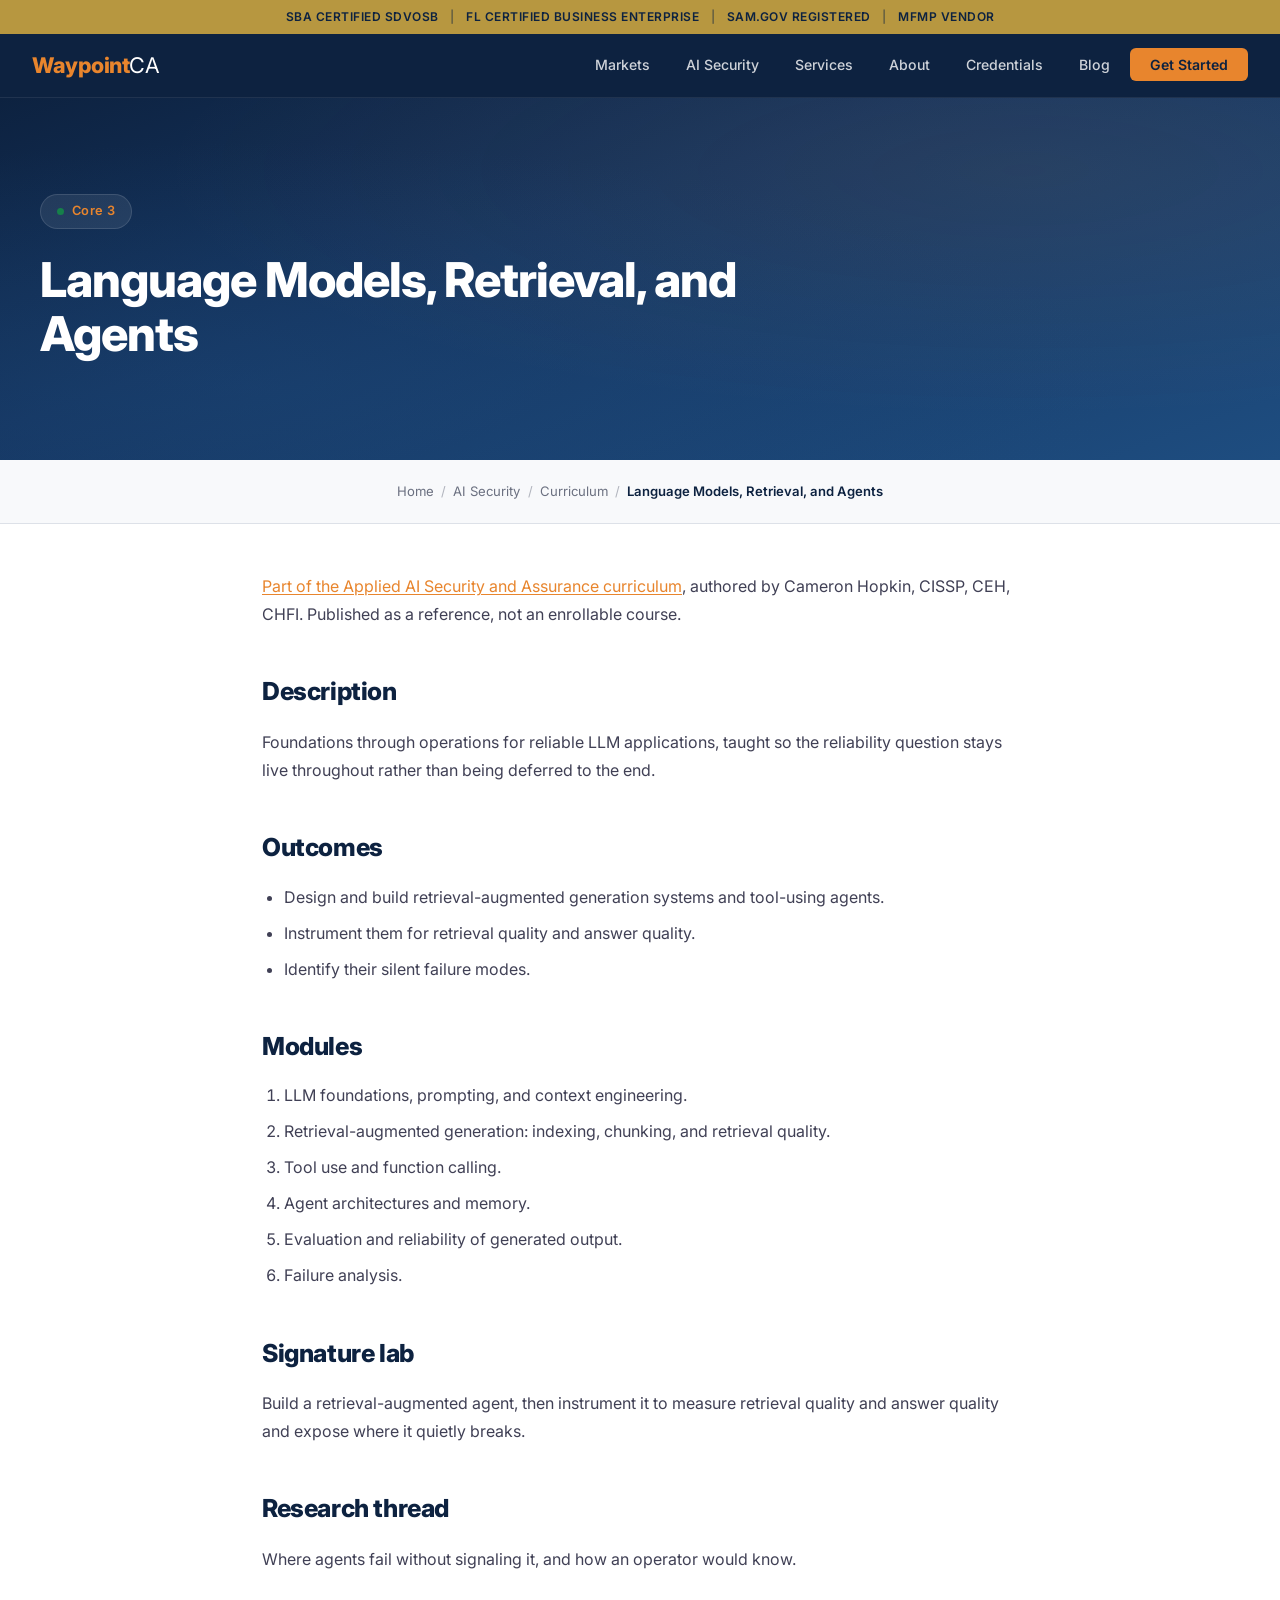
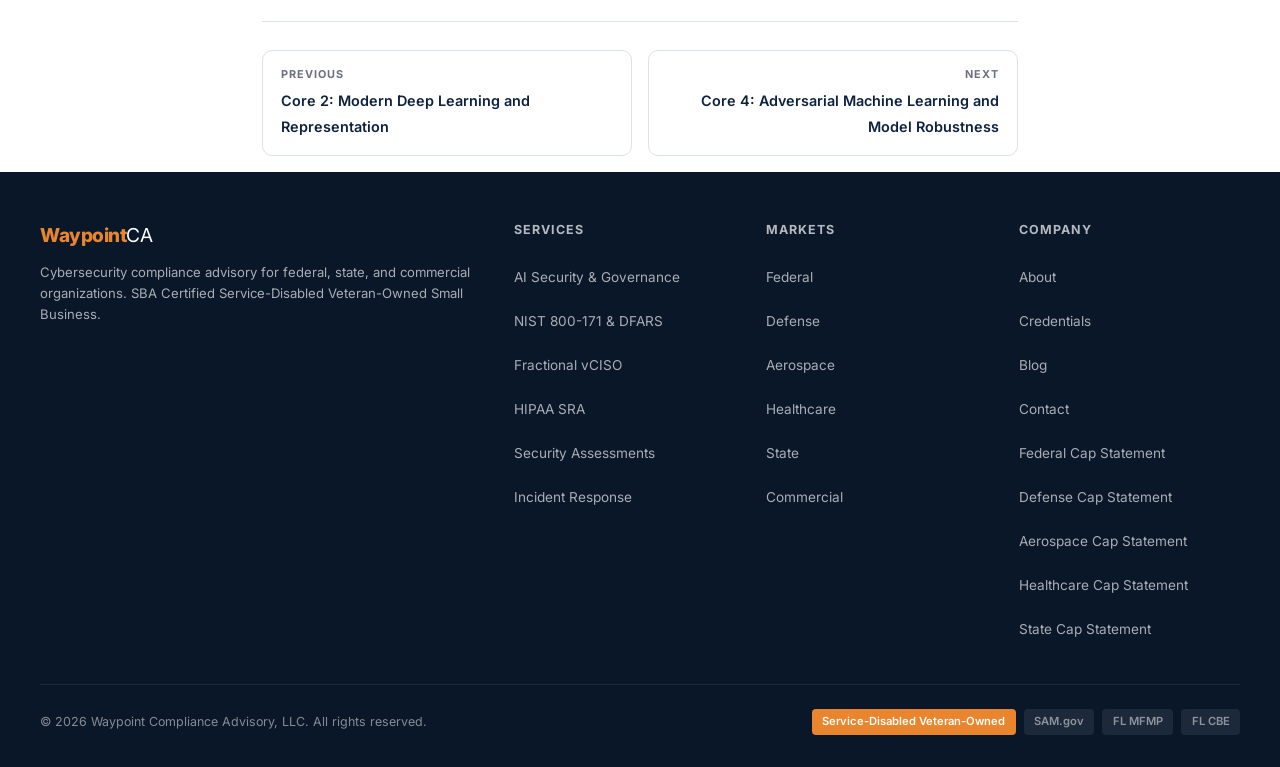
<file: ai-security/curriculum/language-models-retrieval-agents/index.html>
<!DOCTYPE html>
<html lang="en">
<head>
    <meta charset="UTF-8">
    <meta name="viewport" content="width=device-width, initial-scale=1.0">
    <title>Language Models, Retrieval, and Agents | AI Security Curriculum</title>
    <meta name="description" content="Core 3. Building RAG systems and tool-using agents, instrumenting them for retrieval and answer quality, and finding their silent failure modes.">
    <link rel="canonical" href="https://waypointca.com/ai-security/curriculum/language-models-retrieval-agents/">
    <meta name="author" content="Cameron Hopkin">
    <meta property="og:type" content="article">
    <meta property="og:title" content="Language Models, Retrieval, and Agents | AI Security Curriculum">
    <meta property="og:description" content="Core 3. Building RAG systems and tool-using agents, instrumenting them for retrieval and answer quality, and finding their silent failure modes.">
    <meta property="og:url" content="https://waypointca.com/ai-security/curriculum/language-models-retrieval-agents/">
    <meta property="og:site_name" content="Waypoint Compliance Advisory">
    <meta property="og:image" content="https://waypointca.com/assets/waypoint-og.png">
    <meta name="twitter:card" content="summary_large_image">
    <meta name="twitter:title" content="Language Models, Retrieval, and Agents | AI Security Curriculum">
    <meta name="twitter:description" content="Core 3. Building RAG systems and tool-using agents, instrumenting them for retrieval and answer quality, and finding their silent failure modes.">
    <meta name="twitter:image" content="https://waypointca.com/assets/waypoint-og.png">
    <link rel="icon" href="/assets/favicon.ico" sizes="any">
    <link rel="icon" type="image/png" sizes="32x32" href="/assets/favicon-32x32.png">
    <link rel="icon" type="image/png" sizes="16x16" href="/assets/favicon-16x16.png">
    <link rel="apple-touch-icon" href="/assets/apple-touch-icon.png">
    <link rel="preconnect" href="https://fonts.googleapis.com">
    <link rel="preconnect" href="https://fonts.gstatic.com" crossorigin>
    <link href="https://fonts.googleapis.com/css2?family=Inter:wght@400;500;600;700;800&display=swap" rel="stylesheet">
<style>
        * { margin: 0; padding: 0; box-sizing: border-box; }
        html { scroll-behavior: smooth; }

        /* Skip link */
        .skip-link {
            position: absolute;
            top: -50px;
            left: 0;
            background: var(--accent);
            color: #fff;
            padding: 0.5rem 1.25rem;
            z-index: 200;
            font-weight: 600;
            text-decoration: none;
            border-radius: 0 0 6px 0;
        }
        .skip-link:focus { top: 0; }

        /* Focus indicators */
        a:focus-visible, button:focus-visible, [role="tab"]:focus-visible {
            outline: 2px solid var(--accent);
            outline-offset: 2px;
        }

        :root {
            --navy: #0d2240;
            --navy-mid: #153560;
            --navy-light: #1e4d80;
            --accent: #e8852d;
            --accent-hover: #d4751f;
            --accent-light: rgba(232, 133, 45, 0.1);
            --white: #ffffff;
            --off-white: #f8f9fb;
            --light-bg: #f1f3f7;
            --text-dark: #1a1a2e;
            --text-body: #404055;
            --text-muted: #6b7080;
            --green: #16804a;
            --green-light: #edf8f2;
            --border: #dde1e8;
            --gold: #b79740;
        }

        body {
            font-family: 'Inter', -apple-system, BlinkMacSystemFont, 'Segoe UI', Roboto, sans-serif;
            color: var(--text-body);
            line-height: 1.6;
            -webkit-font-smoothing: antialiased;
        }

        .container {
            max-width: 1200px;
            margin: 0 auto;
            padding: 0 2rem;
        }

        /* ═══════════════════════════════════
           NAV
        ═══════════════════════════════════ */
        .top-bar {
            background: var(--gold);
            color: var(--navy);
            text-align: center;
            padding: 0.45rem 1rem;
            font-size: 0.75rem;
            font-weight: 600;
            letter-spacing: 0.5px;
            text-transform: uppercase;
        }
        .top-bar span { opacity: 0.5; margin: 0 0.5rem; }

        nav {
            background: var(--navy);
            padding: 0 2rem;
            display: flex;
            justify-content: space-between;
            align-items: center;
            position: sticky;
            top: 0;
            z-index: 100;
            height: 64px;
            border-bottom: 1px solid rgba(255,255,255,0.08);
        }
        .logo {
            color: var(--accent);
            font-size: 1.35rem;
            font-weight: 800;
            text-decoration: none;
            letter-spacing: -0.5px;
        }
        .logo span { color: var(--white); font-weight: 400; }

        .nav-links { list-style: none; display: flex; gap: 0.25rem; align-items: center; }
        .nav-links a {
            color: rgba(255,255,255,0.8);
            text-decoration: none;
            font-size: 0.88rem;
            font-weight: 500;
            padding: 0.5rem 1rem;
            border-radius: 6px;
            transition: all 0.2s;
        }
        .nav-links a:hover { color: #fff; background: rgba(255,255,255,0.08); }
        .nav-cta {
            background: var(--accent) !important;
            color: var(--navy) !important;
            font-weight: 600 !important;
            padding: 0.5rem 1.25rem !important;
        }
        .nav-cta:hover { background: var(--accent-hover) !important; }

        /* Mobile nav toggle */
        .nav-toggle { display: none; background: none; border: none; cursor: pointer; padding: 0.5rem; }
        .nav-toggle svg { width: 24px; height: 24px; stroke: white; }

        /* ═══════════════════════════════════
           HERO
        ═══════════════════════════════════ */
        .hero {
            background: linear-gradient(160deg, var(--navy) 0%, var(--navy-mid) 40%, var(--navy-light) 100%);
            color: var(--white);
            padding: 6rem 2rem 5rem;
            position: relative;
            overflow: hidden;
        }
        .hero::before {
            content: '';
            position: absolute;
            top: 0; right: 0; bottom: 0; left: 0;
            background:
                radial-gradient(ellipse at 80% 20%, rgba(232,133,45,0.08) 0%, transparent 60%),
                radial-gradient(ellipse at 20% 80%, rgba(30,77,128,0.3) 0%, transparent 60%);
        }
        .hero-content {
            position: relative;
            max-width: 1200px;
            margin: 0 auto;
            display: grid;
            grid-template-columns: 1fr 1fr;
            gap: 4rem;
            align-items: center;
        }
        .hero-text { max-width: 580px; }
        .hero-eyebrow {
            display: inline-flex;
            align-items: center;
            gap: 0.5rem;
            background: rgba(255,255,255,0.08);
            border: 1px solid rgba(255,255,255,0.12);
            color: var(--accent);
            padding: 0.4rem 1rem;
            border-radius: 20px;
            font-size: 0.8rem;
            font-weight: 600;
            margin-bottom: 1.5rem;
            letter-spacing: 0.3px;
        }
        .hero-eyebrow .dot { width: 7px; height: 7px; background: var(--green); border-radius: 50%; }
        .hero h1 {
            font-size: 3rem;
            line-height: 1.12;
            font-weight: 800;
            letter-spacing: -1px;
            margin-bottom: 1.25rem;
        }
        .hero h1 .highlight { color: var(--accent); }
        .hero .subtitle {
            font-size: 1.1rem;
            color: rgba(255,255,255,0.7);
            line-height: 1.7;
            margin-bottom: 2rem;
        }
        .hero-actions { display: flex; gap: 1rem; flex-wrap: wrap; }

        .btn-primary {
            display: inline-flex;
            align-items: center;
            gap: 0.5rem;
            background: var(--accent);
            color: var(--navy);
            padding: 0.85rem 1.75rem;
            border-radius: 8px;
            text-decoration: none;
            font-weight: 600;
            font-size: 0.95rem;
            transition: all 0.2s;
            border: none;
            cursor: pointer;
        }
        .btn-primary:hover { background: var(--accent-hover); transform: translateY(-1px); }

        /* On dark backgrounds, use white text on accent buttons */
        .hero .btn-primary,
        .cta-section .btn-primary { color: var(--white); }

        .btn-outline {
            display: inline-flex;
            align-items: center;
            gap: 0.5rem;
            background: transparent;
            color: var(--white);
            padding: 0.85rem 1.75rem;
            border-radius: 8px;
            text-decoration: none;
            font-weight: 600;
            font-size: 0.95rem;
            transition: all 0.2s;
            border: 1px solid rgba(255,255,255,0.25);
        }
        .btn-outline:hover { background: rgba(255,255,255,0.08); border-color: rgba(255,255,255,0.4); }

        /* Hero stats */
        .hero-stats {
            display: grid;
            grid-template-columns: 1fr 1fr;
            gap: 1.5rem;
        }
        .stat-card {
            background: rgba(255,255,255,0.05);
            border: 1px solid rgba(255,255,255,0.1);
            border-radius: 12px;
            padding: 1.5rem;
            text-align: center;
        }
        .stat-card .number {
            font-size: 2.2rem;
            font-weight: 800;
            color: var(--accent);
            line-height: 1;
            margin-bottom: 0.25rem;
        }
        .stat-card .label {
            font-size: 0.82rem;
            color: rgba(255,255,255,0.6);
            line-height: 1.4;
        }

        /* ═══════════════════════════════════
           TRUST BAR
        ═══════════════════════════════════ */
        .trust-bar {
            background: var(--white);
            border-bottom: 1px solid var(--border);
            padding: 1.5rem 2rem;
        }
        .trust-bar-inner {
            max-width: 1200px;
            margin: 0 auto;
            display: flex;
            justify-content: center;
            align-items: center;
            gap: 2.5rem;
            flex-wrap: wrap;
        }
        .trust-item {
            display: flex;
            align-items: center;
            gap: 0.5rem;
            font-size: 0.82rem;
            font-weight: 600;
            color: var(--text-muted);
        }
        .trust-item svg {
            width: 18px;
            height: 18px;
            flex-shrink: 0;
        }

        /* ═══════════════════════════════════
           MARKET TABS
        ═══════════════════════════════════ */
        .markets-section {
            padding: 5rem 2rem;
            background: var(--white);
        }
        .section-header {
            text-align: center;
            margin-bottom: 3rem;
        }
        .section-label {
            display: inline-block;
            font-size: 0.78rem;
            font-weight: 700;
            text-transform: uppercase;
            letter-spacing: 1.5px;
            color: var(--navy);
            margin-bottom: 0.75rem;
        }
        .section-header h2 {
            font-size: 2.25rem;
            font-weight: 800;
            color: var(--navy);
            letter-spacing: -0.5px;
            margin-bottom: 0.75rem;
        }
        .section-header p {
            color: var(--text-muted);
            max-width: 600px;
            margin: 0 auto;
            font-size: 1.05rem;
        }

        .market-tabs {
            display: flex;
            justify-content: center;
            gap: 0.5rem;
            margin-bottom: 3rem;
            flex-wrap: wrap;
        }
        .market-tab {
            padding: 0.7rem 1.5rem;
            border: 2px solid var(--border);
            border-radius: 8px;
            font-size: 0.9rem;
            font-weight: 600;
            color: var(--text-muted);
            cursor: pointer;
            transition: all 0.2s;
            background: var(--white);
        }
        .market-tab:hover {
            border-color: var(--accent);
            color: var(--accent);
        }
        .market-tab.active {
            background: var(--navy);
            color: var(--white);
            border-color: var(--navy);
        }

        .market-panel { display: none; }
        .market-panel.active { display: block; }

        .market-content {
            max-width: 1200px;
            margin: 0 auto;
            display: grid;
            grid-template-columns: 1fr 1fr;
            gap: 3rem;
            align-items: start;
        }
        .market-info h3 {
            font-size: 1.6rem;
            font-weight: 700;
            color: var(--navy);
            margin-bottom: 0.75rem;
            letter-spacing: -0.3px;
        }
        .market-info .lead {
            font-size: 1.05rem;
            color: var(--text-body);
            margin-bottom: 1.5rem;
            line-height: 1.7;
        }
        .market-pain-points {
            list-style: none;
            margin-bottom: 2rem;
        }
        .market-pain-points li {
            display: flex;
            gap: 0.75rem;
            padding: 0.6rem 0;
            font-size: 0.92rem;
            color: var(--text-body);
            align-items: flex-start;
        }
        .market-pain-points li svg {
            flex-shrink: 0;
            margin-top: 2px;
        }

        .market-services {
            display: grid;
            gap: 1rem;
        }
        .market-service-card {
            background: var(--off-white);
            border: 1px solid var(--border);
            border-radius: 10px;
            padding: 1.25rem 1.5rem;
            transition: all 0.2s;
        }
        .market-service-card:hover {
            border-color: var(--accent);
            box-shadow: 0 2px 12px rgba(232,133,45,0.1);
        }
        .market-service-card h4 {
            font-size: 1rem;
            font-weight: 700;
            color: var(--navy);
            margin-bottom: 0.35rem;
        }
        .market-service-card p {
            font-size: 0.85rem;
            color: var(--text-muted);
            line-height: 1.5;
        }
        .market-service-card .tag {
            display: inline-block;
            font-size: 0.68rem;
            padding: 0.15rem 0.5rem;
            border-radius: 3px;
            font-weight: 600;
            margin-top: 0.5rem;
        }
        .tag-framework { background: var(--accent-light); color: var(--accent); }
        .tag-popular { background: var(--green-light); color: var(--green); }

        .advisory-note {
            background: var(--off-white);
            border-left: 3px solid var(--accent);
            border-radius: 0 8px 8px 0;
            padding: 1rem 1.25rem;
            margin-bottom: 2rem;
            font-size: 0.85rem;
            line-height: 1.65;
            color: var(--text-body);
        }
        .advisory-note strong { color: var(--navy); }

        /* ═══════════════════════════════════
           SERVICES
        ═══════════════════════════════════ */
        .services-section {
            padding: 5rem 2rem;
            background: var(--off-white);
        }
        .services-grid {
            display: grid;
            grid-template-columns: repeat(3, 1fr);
            gap: 1.5rem;
            max-width: 1200px;
            margin: 0 auto;
        }
        .service-card {
            background: var(--white);
            border: 1px solid var(--border);
            border-radius: 12px;
            padding: 2rem;
            transition: all 0.25s;
            position: relative;
        }
        .service-card:hover {
            border-color: var(--accent);
            box-shadow: 0 4px 20px rgba(0,0,0,0.06);
            transform: translateY(-2px);
        }
        .service-card.featured {
            border: 2px solid var(--accent);
            background: linear-gradient(to bottom, var(--accent-light), var(--white));
        }
        .service-card .flag {
            position: absolute;
            top: -10px;
            left: 2rem;
            background: var(--accent);
            color: var(--white);
            font-size: 0.66rem;
            font-weight: 700;
            text-transform: uppercase;
            letter-spacing: 0.8px;
            padding: 0.2rem 0.65rem;
            border-radius: 4px;
        }
        .service-card .card-icon {
            width: 44px;
            height: 44px;
            border-radius: 10px;
            display: flex;
            align-items: center;
            justify-content: center;
            margin-bottom: 1rem;
            background: var(--accent-light);
        }
        .service-card .card-icon svg { width: 22px; height: 22px; }
        .service-card .card-icon.green { background: var(--green-light); }
        .service-card h3 {
            font-size: 1.1rem;
            font-weight: 700;
            color: var(--navy);
            margin-bottom: 0.5rem;
        }
        .service-card p {
            font-size: 0.88rem;
            color: var(--text-muted);
            margin-bottom: 1rem;
            line-height: 1.6;
        }
        .service-card ul {
            list-style: none;
            font-size: 0.83rem;
        }
        .service-card ul li {
            display: flex;
            align-items: center;
            gap: 0.5rem;
            padding: 0.25rem 0;
            color: var(--text-body);
        }
        .service-card ul li svg { flex-shrink: 0; }

        /* ═══════════════════════════════════
           WHY WAYPOINT
        ═══════════════════════════════════ */
        .why-section {
            padding: 5rem 2rem;
            background: var(--navy);
            color: var(--white);
            position: relative;
            overflow: hidden;
        }
        .why-section::before {
            content: '';
            position: absolute;
            top: 0; right: 0; bottom: 0; left: 0;
            background: radial-gradient(ellipse at 30% 50%, rgba(30,77,128,0.4) 0%, transparent 60%);
        }
        .why-section .section-header h2 { color: var(--white); }
        .why-section .section-header p { color: rgba(255,255,255,0.6); }
        .why-section .section-label { color: var(--accent); }

        .why-grid {
            display: grid;
            grid-template-columns: repeat(4, 1fr);
            gap: 2rem;
            max-width: 1200px;
            margin: 0 auto;
            position: relative;
        }
        .why-card {
            text-align: center;
            padding: 2rem 1.5rem;
            background: rgba(255,255,255,0.04);
            border: 1px solid rgba(255,255,255,0.08);
            border-radius: 12px;
            transition: all 0.25s;
        }
        .why-card:hover {
            background: rgba(255,255,255,0.08);
            transform: translateY(-2px);
        }
        .why-card .card-icon {
            width: 52px;
            height: 52px;
            border-radius: 12px;
            display: flex;
            align-items: center;
            justify-content: center;
            margin: 0 auto 1rem;
            background: rgba(232,133,45,0.15);
        }
        .why-card .card-icon svg { width: 26px; height: 26px; }
        .why-card h3 {
            font-size: 1rem;
            font-weight: 700;
            color: var(--accent);
            margin-bottom: 0.5rem;
        }
        .why-card p {
            font-size: 0.85rem;
            color: rgba(255,255,255,0.6);
            line-height: 1.6;
        }

        /* ═══════════════════════════════════
           BLOG / INSIGHTS
        ═══════════════════════════════════ */
        .blog-section {
            padding: 5rem 2rem;
            background: var(--off-white);
        }
        .blog-grid {
            display: grid;
            grid-template-columns: repeat(3, 1fr);
            gap: 1.75rem;
            max-width: 1200px;
            margin: 0 auto;
        }
        .blog-card {
            background: var(--white);
            border: 1px solid var(--border);
            border-radius: 12px;
            overflow: hidden;
            transition: all 0.25s;
            display: flex;
            flex-direction: column;
            text-decoration: none;
            color: inherit;
        }
        .blog-card:hover {
            border-color: var(--accent);
            box-shadow: 0 4px 20px rgba(0,0,0,0.06);
            transform: translateY(-3px);
        }
        .blog-card-body {
            padding: 1.5rem;
            display: flex;
            flex-direction: column;
            flex: 1;
        }
        .blog-card-meta {
            display: flex;
            align-items: center;
            gap: 0.75rem;
            font-size: 0.75rem;
            color: var(--text-muted);
            font-weight: 500;
            margin-bottom: 0.75rem;
        }
        .blog-card-category {
            background: var(--accent-light);
            color: var(--accent);
            padding: 0.2rem 0.6rem;
            border-radius: 4px;
            font-weight: 600;
            font-size: 0.7rem;
            text-transform: uppercase;
            letter-spacing: 0.5px;
        }
        .blog-card h3 {
            font-size: 1.1rem;
            font-weight: 700;
            color: var(--navy);
            margin-bottom: 0.6rem;
            line-height: 1.35;
            letter-spacing: -0.2px;
        }
        .blog-card p {
            font-size: 0.88rem;
            color: var(--text-muted);
            line-height: 1.6;
            flex: 1;
        }
        .blog-card-tags {
            display: flex;
            gap: 0.4rem;
            flex-wrap: wrap;
            margin-top: 1rem;
        }
        .blog-card-tags span {
            font-size: 0.7rem;
            padding: 0.2rem 0.55rem;
            border-radius: 4px;
            background: var(--light-bg);
            color: var(--text-muted);
            font-weight: 500;
        }
        .blog-cta {
            text-align: center;
            margin-top: 2.5rem;
        }
        .blog-cta a {
            display: inline-flex;
            align-items: center;
            gap: 0.5rem;
            color: var(--accent);
            text-decoration: none;
            font-weight: 600;
            font-size: 0.95rem;
            padding: 0.6rem 1.25rem;
            border: 2px solid var(--accent);
            border-radius: 8px;
            transition: all 0.2s;
        }
        .blog-cta a:hover {
            background: var(--accent);
            color: var(--white);
        }

        /* ═══════════════════════════════════
           CREDENTIALS & BUSINESS INFO
        ═══════════════════════════════════ */
        .credentials-section {
            padding: 5rem 2rem;
            background: var(--white);
        }
        .cred-grid {
            max-width: 1200px;
            margin: 0 auto;
            display: grid;
            grid-template-columns: 1fr 1fr;
            gap: 3rem;
        }
        .cred-block h3 {
            font-size: 1.15rem;
            font-weight: 700;
            color: var(--navy);
            margin-bottom: 1.25rem;
            display: flex;
            align-items: center;
            gap: 0.5rem;
        }
        .cred-block h3 svg { width: 20px; height: 20px; }

        .cert-grid {
            display: flex;
            gap: 0.5rem;
            flex-wrap: wrap;
        }
        .cert-badge {
            background: var(--navy);
            color: var(--white);
            padding: 0.45rem 1rem;
            border-radius: 6px;
            font-size: 0.82rem;
            font-weight: 600;
        }

        .biz-grid {
            display: grid;
            grid-template-columns: 1fr 1fr;
            gap: 1rem;
        }
        .biz-item {
            background: var(--off-white);
            padding: 1rem 1.25rem;
            border-radius: 8px;
            border: 1px solid var(--border);
        }
        .biz-item .biz-label {
            display: block;
            font-size: 0.68rem;
            text-transform: uppercase;
            letter-spacing: 1px;
            color: var(--text-muted);
            font-weight: 600;
            margin-bottom: 0.2rem;
        }
        .biz-item .value {
            font-weight: 700;
            color: var(--navy);
            font-size: 0.92rem;
        }

        .download-row {
            margin-top: 1.5rem;
        }
        .btn-secondary {
            display: inline-flex;
            align-items: center;
            gap: 0.5rem;
            background: var(--navy);
            color: var(--white);
            padding: 0.75rem 1.5rem;
            border-radius: 8px;
            text-decoration: none;
            font-weight: 600;
            font-size: 0.88rem;
            transition: all 0.2s;
        }
        .btn-secondary:hover { background: var(--navy-mid); }

        /* ═══════════════════════════════════
           CTA / CONTACT
        ═══════════════════════════════════ */
        .cta-section {
            padding: 5rem 2rem;
            background: linear-gradient(160deg, var(--navy) 0%, var(--navy-mid) 100%);
            color: var(--white);
            text-align: center;
            position: relative;
            overflow: hidden;
        }
        .cta-section::before {
            content: '';
            position: absolute;
            top: 0; right: 0; bottom: 0; left: 0;
            background: radial-gradient(ellipse at 50% 0%, rgba(232,133,45,0.1) 0%, transparent 60%);
        }
        .cta-content {
            position: relative;
            max-width: 650px;
            margin: 0 auto;
        }
        .cta-content h2 {
            font-size: 2.25rem;
            font-weight: 800;
            margin-bottom: 1rem;
            letter-spacing: -0.5px;
        }
        .cta-content p {
            font-size: 1.05rem;
            color: rgba(255,255,255,0.7);
            margin-bottom: 2rem;
            line-height: 1.7;
        }
        .cta-actions {
            display: flex;
            justify-content: center;
            gap: 1rem;
            flex-wrap: wrap;
            margin-bottom: 2rem;
        }
        .cta-email {
            margin-top: 1rem;
            font-size: 0.9rem;
            color: rgba(255,255,255,0.65);
        }
        .cta-email a {
            color: var(--accent);
            text-decoration: none;
            font-weight: 600;
        }
        .cta-email a:hover { text-decoration: underline; }

        .expect-grid {
            display: grid;
            grid-template-columns: repeat(3, 1fr);
            gap: 1.5rem;
            max-width: 700px;
            margin: 2.5rem auto 0;
        }
        .expect-item {
            text-align: center;
        }
        .expect-item .step {
            width: 32px;
            height: 32px;
            border-radius: 50%;
            background: rgba(232,133,45,0.2);
            color: var(--accent);
            font-size: 0.85rem;
            font-weight: 700;
            display: flex;
            align-items: center;
            justify-content: center;
            margin: 0 auto 0.5rem;
        }
        .expect-item p {
            font-size: 0.82rem;
            color: rgba(255,255,255,0.6);
            margin-bottom: 0;
        }

        /* ═══════════════════════════════════
           FOOTER
        ═══════════════════════════════════ */
        footer {
            background: #091729;
            color: rgba(255,255,255,0.5);
            padding: 3rem 2rem 2rem;
        }
        .footer-inner {
            max-width: 1200px;
            margin: 0 auto;
            display: grid;
            grid-template-columns: 2fr 1fr 1fr 1fr;
            gap: 2rem;
        }
        .footer-brand .logo { font-size: 1.2rem; }
        .footer-brand p {
            font-size: 0.82rem;
            margin-top: 0.75rem;
            line-height: 1.6;
            color: rgba(255,255,255,0.65);
        }
        .footer-col h4 {
            font-size: 0.78rem;
            font-weight: 700;
            text-transform: uppercase;
            letter-spacing: 1px;
            color: rgba(255,255,255,0.7);
            margin-bottom: 1rem;
        }
        .footer-col a {
            display: block;
            color: rgba(255,255,255,0.65);
            text-decoration: none;
            font-size: 0.85rem;
            padding: 0.5rem 0;
            min-height: 44px;
            display: flex;
            align-items: center;
            transition: color 0.2s;
        }
        .footer-col a:hover { color: var(--accent); }

        .footer-bottom {
            max-width: 1200px;
            margin: 2rem auto 0;
            padding-top: 1.5rem;
            border-top: 1px solid rgba(255,255,255,0.08);
            display: flex;
            justify-content: space-between;
            align-items: center;
            flex-wrap: wrap;
            gap: 1rem;
        }
        .footer-bottom p { font-size: 0.78rem; }
        .footer-badges {
            display: flex;
            gap: 0.5rem;
            flex-wrap: wrap;
        }
        .footer-badge {
            padding: 0.25rem 0.65rem;
            border-radius: 4px;
            font-size: 0.7rem;
            font-weight: 600;
        }
        .footer-badge.veteran { background: var(--accent); color: var(--white); }
        .footer-badge.reg { background: rgba(255,255,255,0.08); color: rgba(255,255,255,0.5); }

        /* ═══════════════════════════════════
           RESPONSIVE
        ═══════════════════════════════════ */
        @media (max-width: 1024px) {
            .hero-content { grid-template-columns: 1fr; gap: 2rem; }
            .hero-stats { grid-template-columns: repeat(4, 1fr); }
            .services-grid { grid-template-columns: repeat(2, 1fr); }
            .why-grid { grid-template-columns: repeat(2, 1fr); }
            .blog-grid { grid-template-columns: 1fr 1fr; }
            .footer-inner { grid-template-columns: 1fr 1fr; }
        }

        @media (max-width: 768px) {
            .hero { padding: 4rem 1.5rem 3rem; }
            .hero h1 { font-size: 2rem; }
            .hero-stats { grid-template-columns: repeat(2, 1fr); }
            .hero-actions { flex-direction: column; }
            .hero-actions a { text-align: center; }
            .nav-links { display: none; }
            .nav-links.show {
                display: flex;
                flex-direction: column;
                position: absolute;
                top: 64px;
                left: 0;
                right: 0;
                background: var(--navy);
                padding: 1rem;
                border-bottom: 1px solid rgba(255,255,255,0.08);
                z-index: 99;
            }
            .nav-links.show li { width: 100%; }
            .nav-links.show a { display: block; padding: 0.75rem 1rem; min-height: 44px; }
            .nav-toggle { display: block; }
            .services-grid { grid-template-columns: 1fr; }
            .why-grid { grid-template-columns: 1fr; }
            .market-content { grid-template-columns: 1fr; }
            .market-tabs { gap: 0.35rem; }
            .market-tab { padding: 0.6rem 1rem; font-size: 0.82rem; }
            .blog-grid { grid-template-columns: 1fr; }
            .cred-grid { grid-template-columns: 1fr; }
            .expect-grid { grid-template-columns: 1fr; }
            .footer-inner { grid-template-columns: 1fr; }
            .footer-bottom { flex-direction: column; text-align: center; }
            .top-bar { font-size: 0.65rem; padding: 0.4rem 0.5rem; }
        }
    
        /* ── Curriculum ───────────────────────────────── */
        .crumbs { background: var(--off-white); border-bottom: 1px solid var(--border);
                  padding: 0.7rem 2rem; font-size: 0.82rem; }
        .crumbs-inner { max-width: 1200px; margin: 0 auto; color: var(--text-muted); }
        .crumbs a { color: var(--text-muted); text-decoration: none; }
        .crumbs a:hover { color: var(--accent); text-decoration: underline; }
        .crumbs .sep { margin: 0 0.45rem; opacity: 0.5; }
        .crumbs [aria-current] { color: var(--navy); font-weight: 600; }

        .doc { max-width: 820px; margin: 0 auto; padding: 3rem 2rem 1rem; }
        .doc h2 { font-size: 1.55rem; font-weight: 800; color: var(--navy);
                  letter-spacing: -0.4px; margin: 2.75rem 0 1rem; }
        .doc h2:first-child { margin-top: 0; }
        .doc h3 { font-size: 1.12rem; font-weight: 700; color: var(--navy); margin: 1.9rem 0 0.6rem; }
        .doc p { margin-bottom: 1.15rem; line-height: 1.75; }
        .doc ul, .doc ol { margin: 0 0 1.35rem 1.35rem; }
        .doc li { margin-bottom: 0.55rem; line-height: 1.7; }
        .doc a { color: var(--accent); text-decoration: underline; text-underline-offset: 2px; }
        .doc a:hover { color: var(--accent-hover); }
        .doc code { font-family: ui-monospace, SFMono-Regular, Menlo, monospace; font-size: 0.88em;
                    background: var(--light-bg); padding: 0.12rem 0.35rem; border-radius: 4px;
                    color: var(--navy); }
        .doc pre { background: var(--navy); color: #e6edf3; padding: 1.1rem 1.3rem;
                   border-radius: 8px; overflow-x: auto; margin: 0 0 1.5rem; font-size: 0.84rem;
                   line-height: 1.6; }
        .doc pre code { background: none; padding: 0; color: inherit; }

        .kicker { display: inline-block; font-size: 0.72rem; font-weight: 700;
                  text-transform: uppercase; letter-spacing: 1.4px; color: var(--accent);
                  margin-bottom: 0.6rem; }
        .lede { font-size: 1.12rem; color: var(--text-body); line-height: 1.7;
                border-left: 3px solid var(--accent); padding-left: 1.1rem; margin-bottom: 2rem; }
        .note { background: var(--off-white); border-left: 3px solid var(--gold);
                border-radius: 0 8px 8px 0; padding: 1rem 1.25rem; margin-bottom: 2rem;
                font-size: 0.9rem; line-height: 1.65; }

        .tbl { width: 100%; border-collapse: collapse; margin: 0 0 1.75rem; font-size: 0.9rem;
               display: block; overflow-x: auto; }
        .tbl th, .tbl td { border: 1px solid var(--border); padding: 0.6rem 0.8rem; text-align: left; }
        .tbl th { background: var(--light-bg); color: var(--navy); font-weight: 700; }
        .tbl td:first-child, .tbl th:first-child { white-space: nowrap; }
        .tbl tr.total td { font-weight: 700; color: var(--navy); background: var(--off-white); }

        .core-grid { display: grid; grid-template-columns: repeat(2, 1fr); gap: 1.1rem;
                     margin: 0 0 1.5rem; }
        .core-card { display: block; background: var(--white); border: 1px solid var(--border);
                     border-radius: 10px; padding: 1.15rem 1.3rem; text-decoration: none;
                     color: inherit; transition: all 0.2s; }
        .core-card:hover { border-color: var(--accent); box-shadow: 0 3px 14px rgba(0,0,0,0.05);
                           transform: translateY(-2px); }
        .core-card .c-code { font-size: 0.7rem; font-weight: 700; letter-spacing: 1px;
                             text-transform: uppercase; color: var(--accent); }
        .core-card .c-title { font-size: 1rem; font-weight: 700; color: var(--navy);
                              margin: 0.3rem 0 0.35rem; line-height: 1.35; }
        .core-card .c-desc { font-size: 0.85rem; color: var(--text-muted); line-height: 1.55; }
        .core-card .c-flag { display: inline-block; font-size: 0.63rem; font-weight: 700;
                             text-transform: uppercase; letter-spacing: 0.6px; padding: 0.12rem 0.45rem;
                             border-radius: 3px; background: var(--accent-light); color: var(--accent);
                             margin-left: 0.4rem; vertical-align: middle; }

        .weekrow { border-left: 2px solid var(--border); padding-left: 1.1rem; margin-bottom: 1.2rem; }
        .weekrow .wk { font-weight: 700; color: var(--navy); font-size: 0.95rem; }
        .weekrow .wt { font-weight: 600; color: var(--text-dark); }
        .weekrow .lab { display: block; margin-top: 0.3rem; font-size: 0.85rem;
                        color: var(--accent); font-weight: 600; }

        .refs { font-size: 0.86rem; }
        .refs li { margin-bottom: 0.75rem; word-break: break-word; }

        .pager { display: grid; grid-template-columns: 1fr 1fr; gap: 1rem; margin: 3rem 0 0;
                 padding-top: 1.75rem; border-top: 1px solid var(--border); }
        .pager a { display: block; text-decoration: none; color: inherit; background: var(--white);
                   border: 1px solid var(--border); border-radius: 10px; padding: 0.95rem 1.15rem;
                   transition: all 0.2s; }
        .pager a:hover { border-color: var(--accent); }
        .pager .dir { display: block; font-size: 0.68rem; font-weight: 700; text-transform: uppercase;
                      letter-spacing: 1px; color: var(--text-muted); margin-bottom: 0.3rem; }
        .pager .t { font-size: 0.9rem; font-weight: 600; color: var(--navy); line-height: 1.35; }
        .pager .next { text-align: right; }

        @media (max-width: 768px) {
            .doc { padding: 2rem 1.25rem 1rem; }
            .doc h2 { font-size: 1.3rem; }
            .core-grid { grid-template-columns: 1fr; }
            .pager { grid-template-columns: 1fr; }
            .pager .next { text-align: left; }
            .crumbs { padding: 0.7rem 1.25rem; font-size: 0.76rem; }
        }
</style>
    <script type="application/ld+json">
    {"@context":"https://schema.org","@type":"Course","name":"Language Models, Retrieval, and Agents","description":"Core 3. Building RAG systems and tool-using agents, instrumenting them for retrieval and answer quality, and finding their silent failure modes.","url":"https://waypointca.com/ai-security/curriculum/language-models-retrieval-agents/","courseCode":"Core 3","educationalLevel":"Doctoral","numberOfCredits":4,"teaches":["Design and build retrieval-augmented generation systems and tool-using agents.","Instrument them for retrieval quality and answer quality.","Identify their silent failure modes."],"author":{"@type":"Person","name":"Cameron Hopkin","url":"https://waypointca.com/#about"},"provider":{"@type":"Organization","name":"Waypoint Compliance Advisory, LLC","url":"https://waypointca.com"},"isPartOf":{"@type":"EducationalOccupationalProgram","name":"Applied AI Security and Assurance Curriculum","url":"https://waypointca.com/ai-security/curriculum/"}}
    </script>
    <script type="application/ld+json">
    {"@context":"https://schema.org","@type":"BreadcrumbList","itemListElement":[{"@type":"ListItem","position":1,"name":"Home","item":"https://waypointca.com/"},{"@type":"ListItem","position":2,"name":"AI Security","item":"https://waypointca.com/ai-security/"},{"@type":"ListItem","position":3,"name":"Curriculum","item":"https://waypointca.com/ai-security/curriculum/"},{"@type":"ListItem","position":4,"name":"Language Models, Retrieval, and Agents","item":"https://waypointca.com/ai-security/curriculum/language-models-retrieval-agents/"}]}
    </script>
    <!-- Google tag (gtag.js) -->
    <script async src="https://www.googletagmanager.com/gtag/js?id=G-YKWY9GBXCT"></script>
    <script>
      window.dataLayer = window.dataLayer || [];
      function gtag(){dataLayer.push(arguments);}
      gtag('js', new Date());
      gtag('config', 'G-YKWY9GBXCT');
    </script>
</head>
<body>

<a href="#main-content" class="skip-link">Skip to main content</a>

<div class="top-bar">
    SBA Certified SDVOSB <span>|</span> FL Certified Business Enterprise <span>|</span> SAM.gov Registered <span>|</span> MFMP Vendor
</div>

<!-- NAV -->
<nav aria-label="Main navigation">
    <a href="/" class="logo">Waypoint<span>CA</span></a>
    <ul class="nav-links">
        <li><a href="/#markets">Markets</a></li>
        <li><a href="/ai-security/">AI Security</a></li>
        <li><a href="/#services">Services</a></li>
        <li><a href="/#about">About</a></li>
        <li><a href="/#credentials">Credentials</a></li>
        <li><a href="/blog/">Blog</a></li>
        <li><a href="/#contact" class="nav-cta">Get Started</a></li>
    </ul>
    <button class="nav-toggle" aria-label="Toggle navigation menu" aria-expanded="false"
            onclick="var nl=document.querySelector('.nav-links');nl.classList.toggle('show');this.setAttribute('aria-expanded',nl.classList.contains('show'))">
        <svg aria-hidden="true" fill="none" viewBox="0 0 24 24" stroke-width="2"><path stroke-linecap="round" d="M4 6h16M4 12h16M4 18h16"/></svg>
    </button>
</nav>


<main id="main-content">
<section class="hero">
    <div class="hero-content" style="grid-template-columns:1fr;">
        <div class="hero-text" style="max-width:860px;">
            <div class="hero-eyebrow"><span class="dot" aria-hidden="true"></span>Core 3</div>
            <h1>Language Models, Retrieval, and Agents</h1>
        </div>
    </div>
</section>

<nav class="crumbs" aria-label="Breadcrumb"><div class="crumbs-inner"><a href="/">Home</a><span class="sep">/</span><a href="/ai-security/">AI Security</a><span class="sep">/</span><a href="/ai-security/curriculum/">Curriculum</a><span class="sep">/</span><span aria-current="page">Language Models, Retrieval, and Agents</span></div></nav>

<div class="doc">
    <p><a href="/ai-security/curriculum/">Part of the Applied AI Security and Assurance curriculum</a>,
    authored by Cameron Hopkin, CISSP, CEH, CHFI. Published as a reference, not an
    enrollable course.</p>

    <h2>Description</h2><p>Foundations through operations for reliable LLM applications, taught so the reliability question stays live throughout rather than being deferred to the end.</p><h2>Outcomes</h2><ul><li>Design and build retrieval-augmented generation systems and tool-using agents.</li><li>Instrument them for retrieval quality and answer quality.</li><li>Identify their silent failure modes.</li></ul><h2>Modules</h2><ol><li>LLM foundations, prompting, and context engineering.</li><li>Retrieval-augmented generation: indexing, chunking, and retrieval quality.</li><li>Tool use and function calling.</li><li>Agent architectures and memory.</li><li>Evaluation and reliability of generated output.</li><li>Failure analysis.</li></ol><h2>Signature lab</h2><p>Build a retrieval-augmented agent, then instrument it to measure retrieval quality and answer quality and expose where it quietly breaks.</p><h2>Research thread</h2><p>Where agents fail without signaling it, and how an operator would know.</p>

    <div class="pager"><a href="/ai-security/curriculum/modern-deep-learning/"><span class="dir">Previous</span><span class="t">Core 2: Modern Deep Learning and Representation</span></a><a href="/ai-security/curriculum/adversarial-machine-learning/" class="next"><span class="dir">Next</span><span class="t">Core 4: Adversarial Machine Learning and Model Robustness</span></a></div>
</div>
</main>

<!-- FOOTER -->
<footer aria-label="Site footer">
    <div class="footer-inner">
        <div class="footer-brand">
            <a href="/" class="logo">Waypoint<span>CA</span></a>
            <p>Cybersecurity compliance advisory for federal, state, and commercial organizations. SBA Certified Service-Disabled Veteran-Owned Small Business.</p>
        </div>
        <div class="footer-col">
            <h4>Services</h4>
            <a href="/ai-security/">AI Security &amp; Governance</a>
            <a href="/#services">NIST 800-171 &amp; DFARS</a>
            <a href="/#services">Fractional vCISO</a>
            <a href="/#services">HIPAA SRA</a>
            <a href="/#services">Security Assessments</a>
            <a href="/#services">Incident Response</a>
        </div>
        <div class="footer-col">
            <h4>Markets</h4>
            <a href="/#markets" onclick="switchMarket('federal')">Federal</a>
            <a href="/#markets" onclick="switchMarket('defense')">Defense</a>
            <a href="/#markets" onclick="switchMarket('aerospace')">Aerospace</a>
            <a href="/#markets" onclick="switchMarket('healthcare')">Healthcare</a>
            <a href="/#markets" onclick="switchMarket('state')">State</a>
            <a href="/#markets" onclick="switchMarket('commercial')">Commercial</a>
        </div>
        <div class="footer-col">
            <h4>Company</h4>
            <a href="/#about">About</a>
            <a href="/#credentials">Credentials</a>
            <a href="/blog/">Blog</a>
            <a href="/#contact">Contact</a>
            <a href="/assets/Waypoint_CapStmt_Federal.pdf">Federal Cap Statement</a>
            <a href="/assets/Waypoint_CapStmt_Defense.pdf">Defense Cap Statement</a>
            <a href="/assets/Waypoint_CapStmt_Aerospace.pdf">Aerospace Cap Statement</a>
            <a href="/assets/Waypoint_CapStmt_Healthcare.pdf">Healthcare Cap Statement</a>
            <a href="/assets/Waypoint_CapStmt_State.pdf">State Cap Statement</a>
        </div>
    </div>
    <div class="footer-bottom">
        <p>&copy; 2026 Waypoint Compliance Advisory, LLC. All rights reserved.</p>
        <div class="footer-badges">
            <span class="footer-badge veteran">Service-Disabled Veteran-Owned</span>
            <span class="footer-badge reg">SAM.gov</span>
            <span class="footer-badge reg">FL MFMP</span>
            <span class="footer-badge reg">FL CBE</span>
        </div>
    </div>
</footer>

<script>function switchMarket(m) { window.location.href = '/#markets'; }</script>

</body>
</html>
</file>
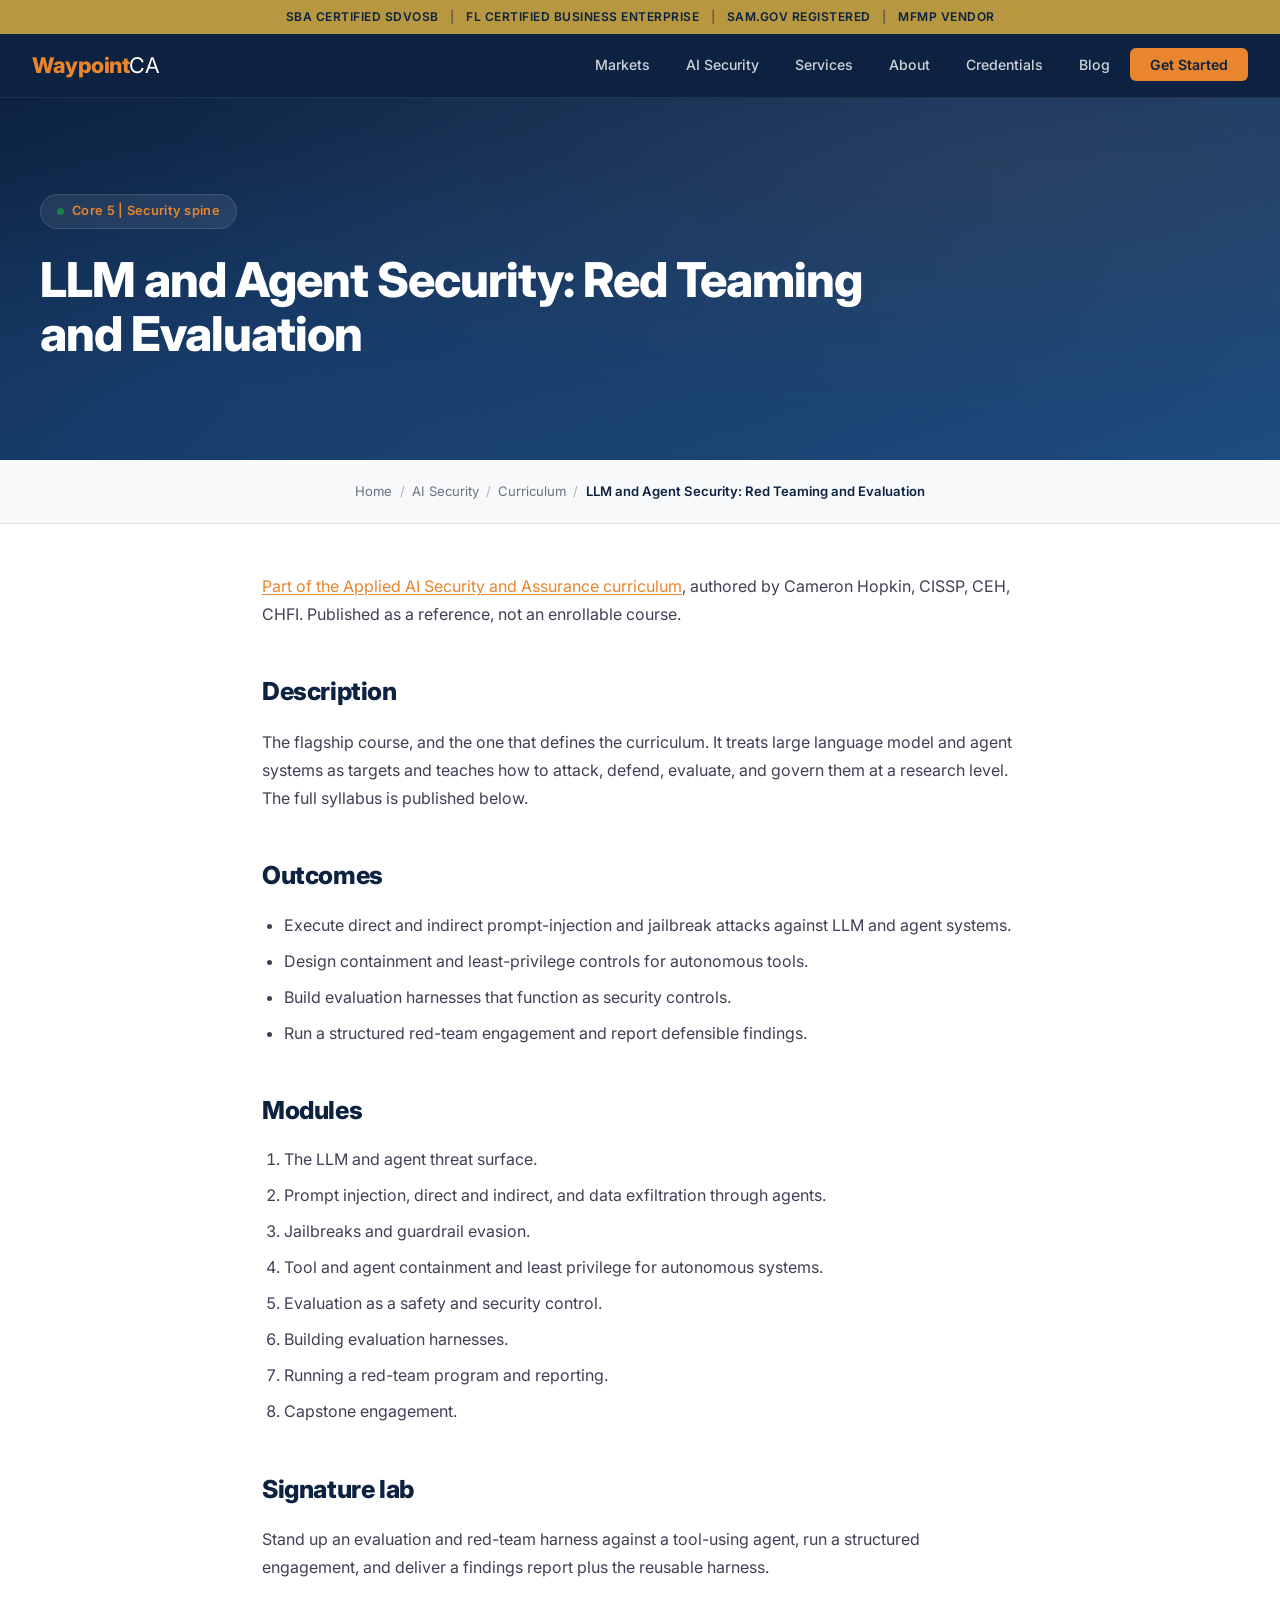
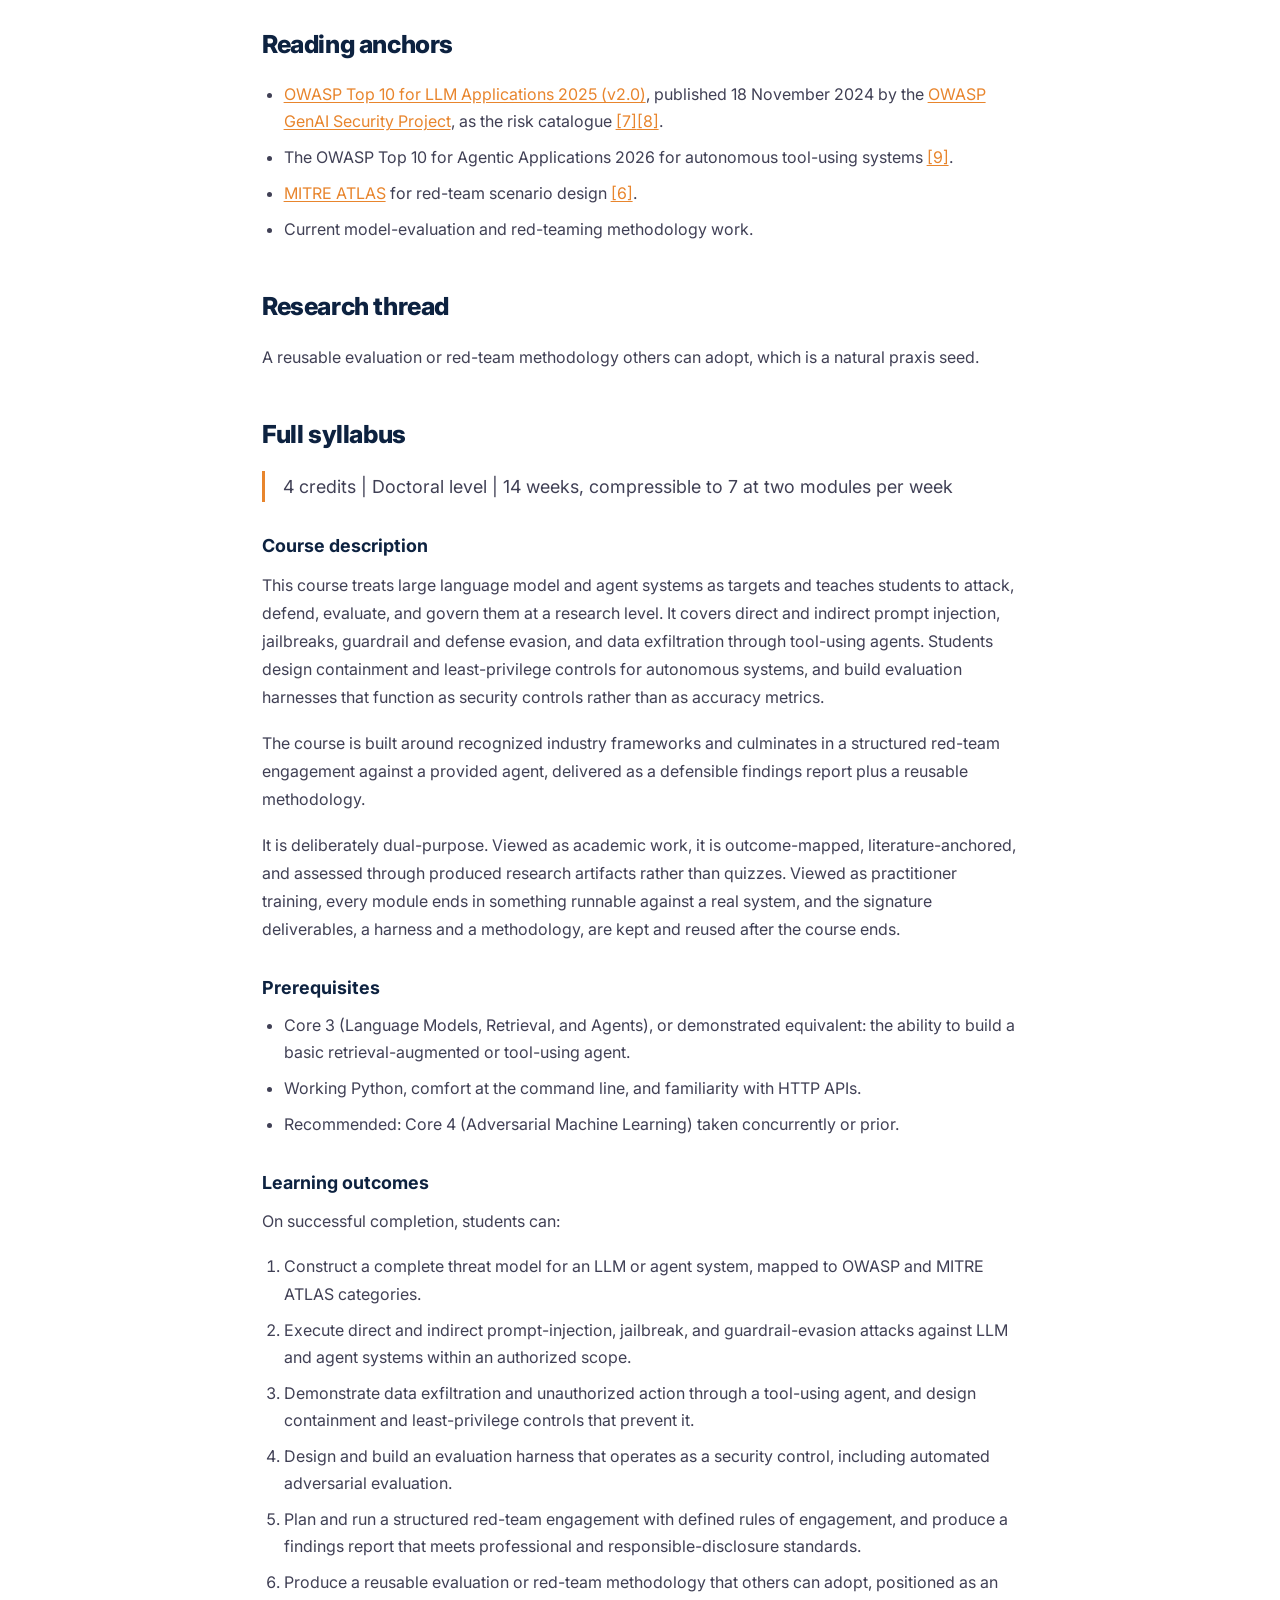
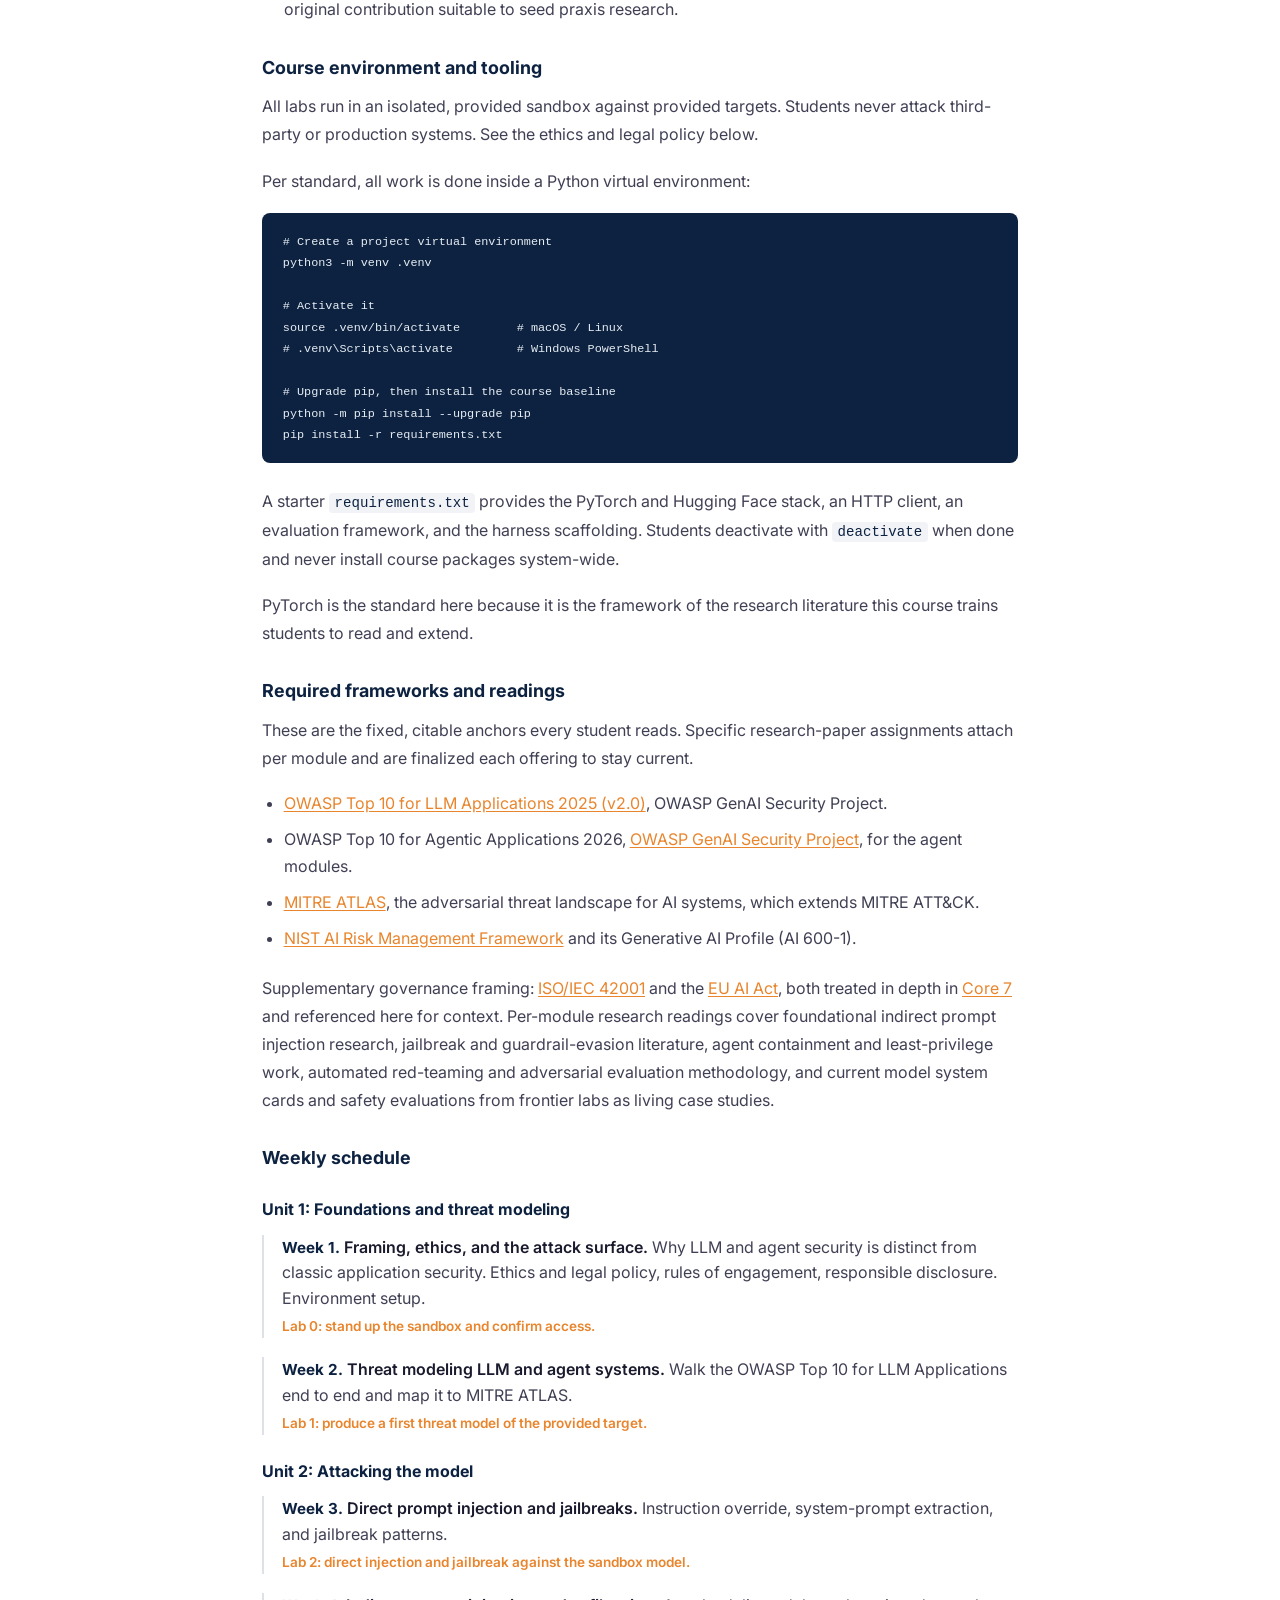
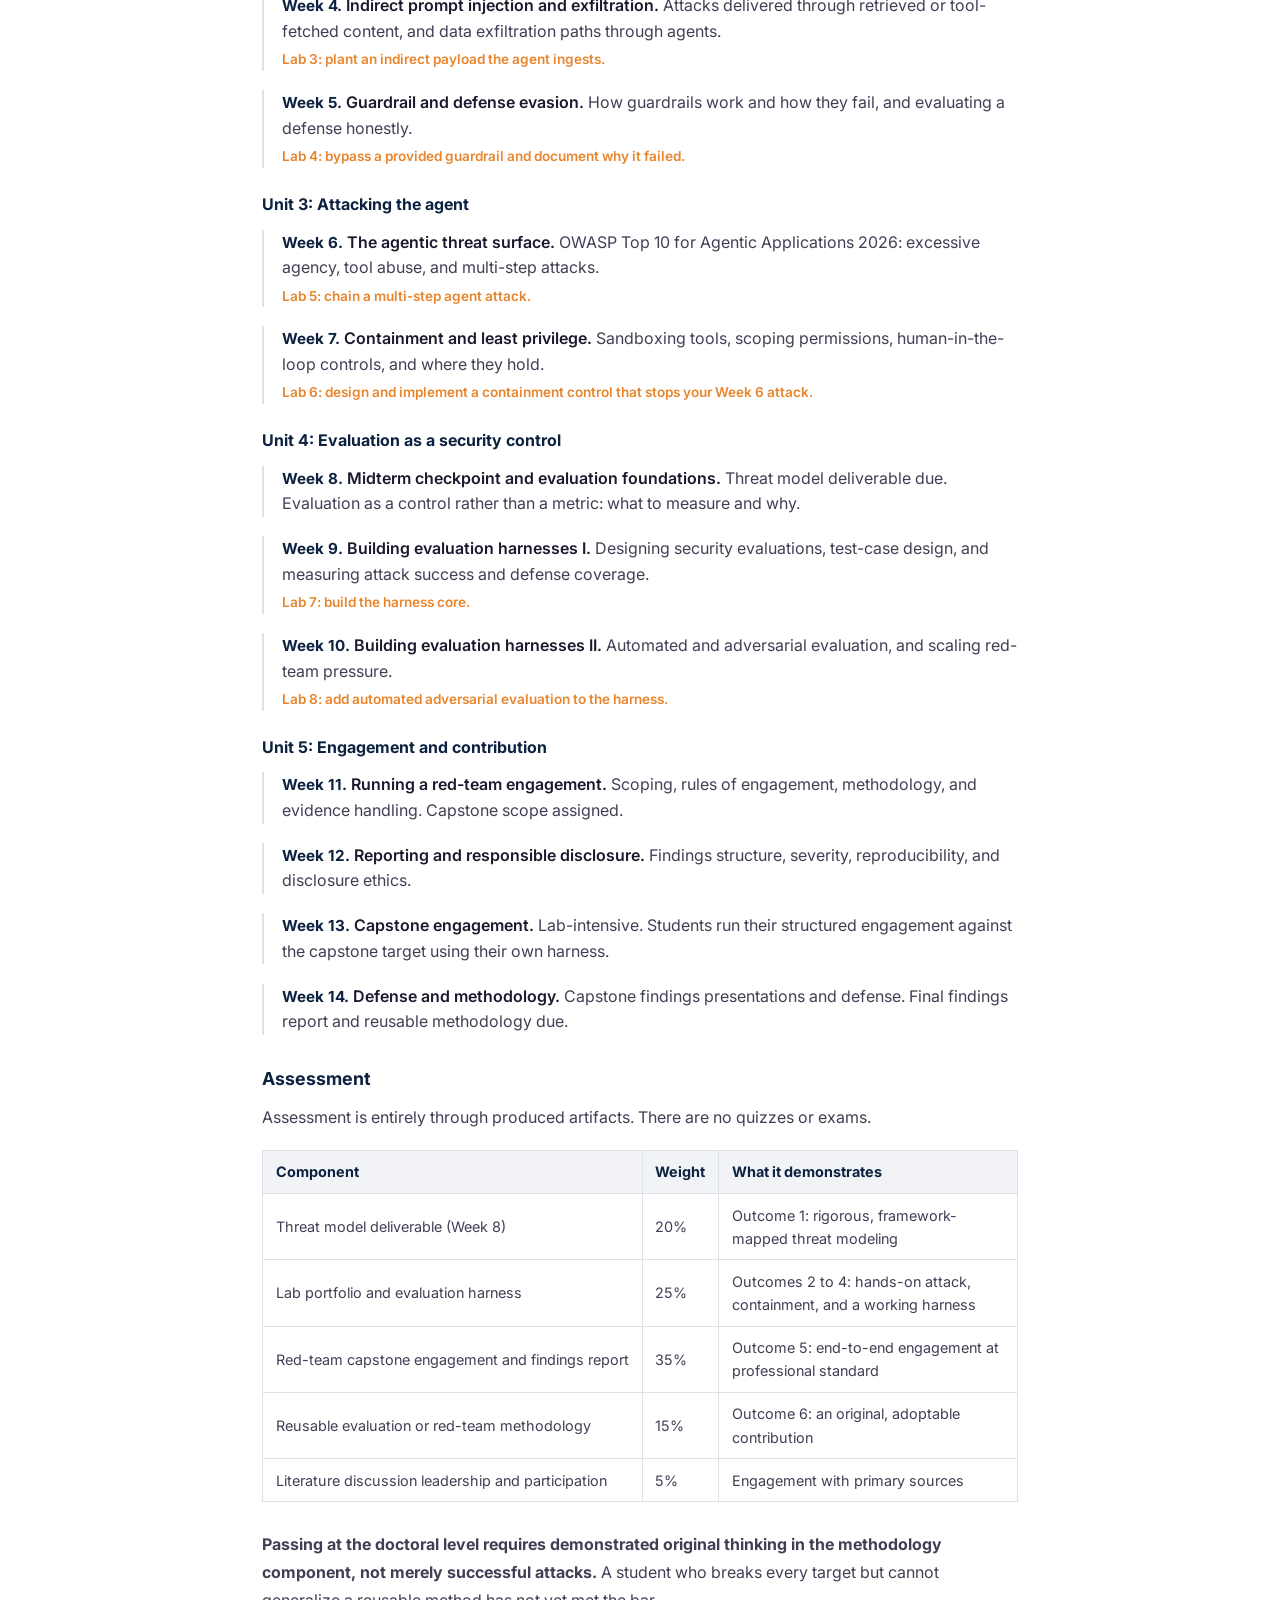
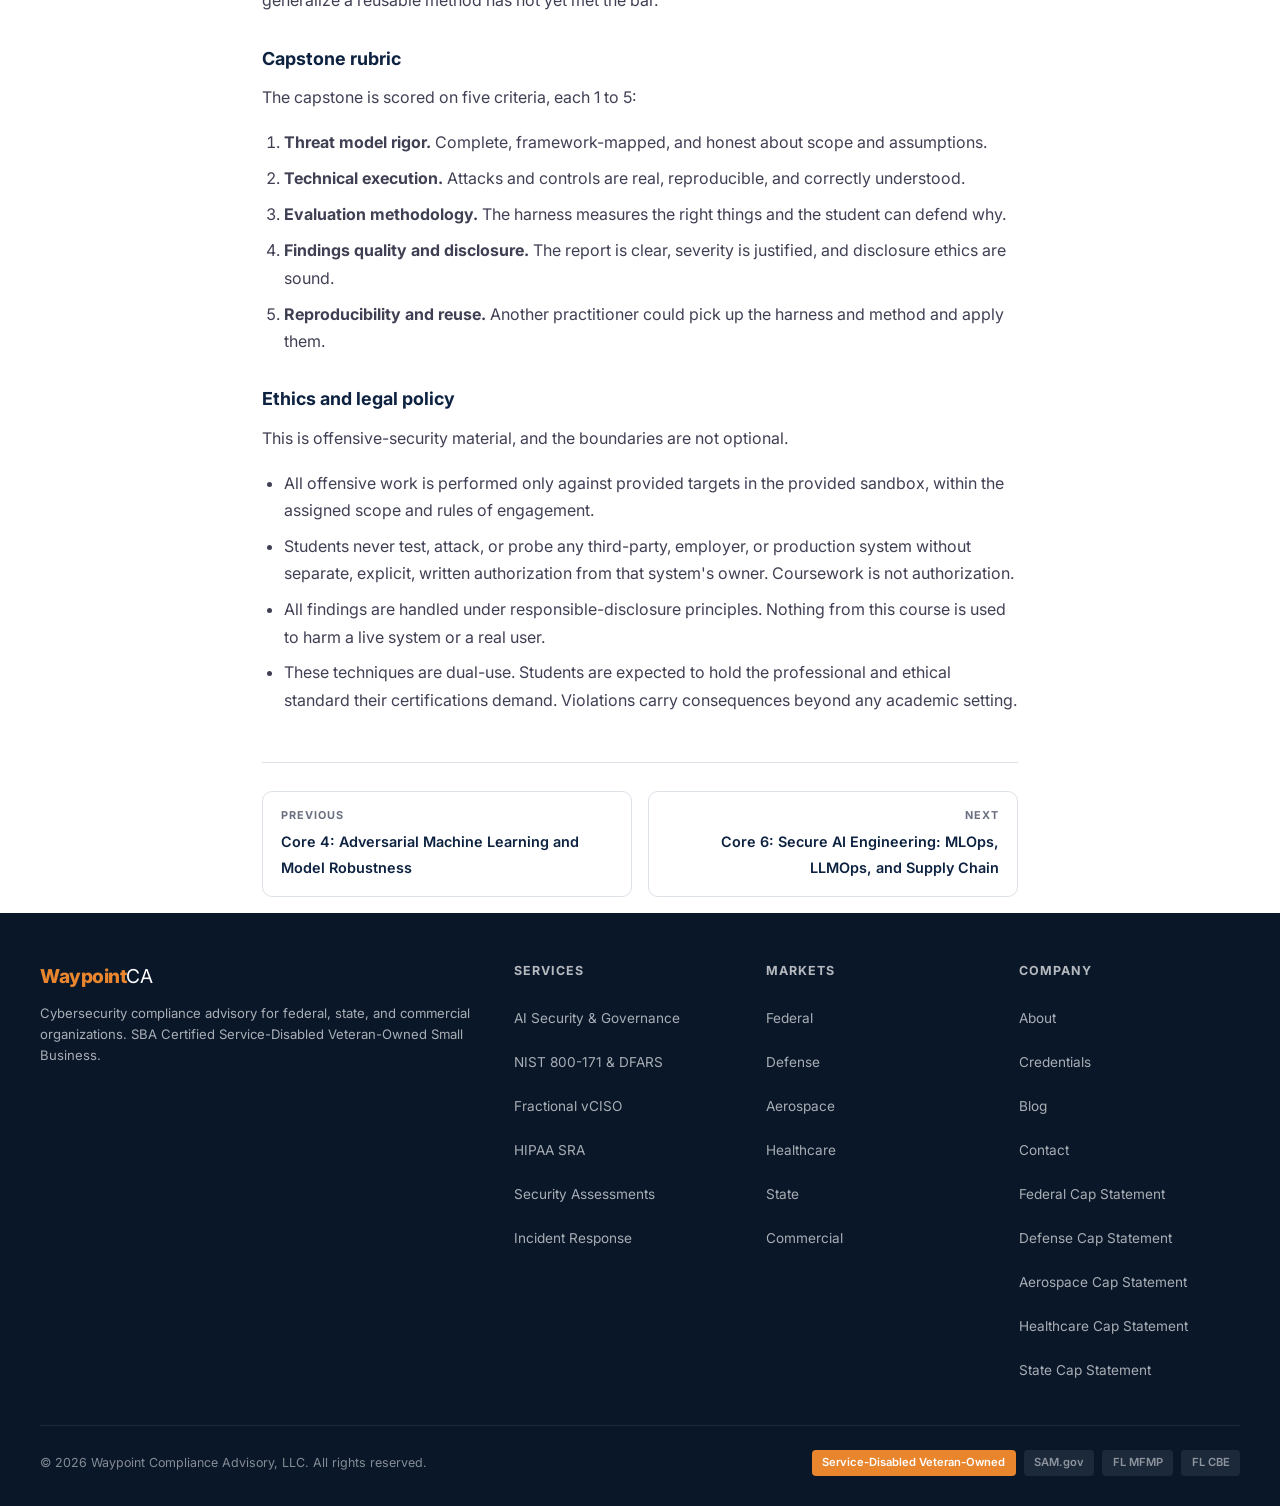
<file: ai-security/curriculum/llm-agent-security-red-teaming/index.html>
<!DOCTYPE html>
<html lang="en">
<head>
    <meta charset="UTF-8">
    <meta name="viewport" content="width=device-width, initial-scale=1.0">
    <title>LLM and Agent Security: Red Teaming and Evaluation | Full Syllabus</title>
    <meta name="description" content="The complete Core 5 syllabus. Prompt injection, jailbreaks, guardrail evasion, agent containment, and evaluation harnesses as security controls.">
    <link rel="canonical" href="https://waypointca.com/ai-security/curriculum/llm-agent-security-red-teaming/">
    <meta name="author" content="Cameron Hopkin">
    <meta property="og:type" content="article">
    <meta property="og:title" content="LLM and Agent Security: Red Teaming and Evaluation | Full Syllabus">
    <meta property="og:description" content="The complete Core 5 syllabus. Prompt injection, jailbreaks, guardrail evasion, agent containment, and evaluation harnesses as security controls.">
    <meta property="og:url" content="https://waypointca.com/ai-security/curriculum/llm-agent-security-red-teaming/">
    <meta property="og:site_name" content="Waypoint Compliance Advisory">
    <meta property="og:image" content="https://waypointca.com/assets/waypoint-og.png">
    <meta name="twitter:card" content="summary_large_image">
    <meta name="twitter:title" content="LLM and Agent Security: Red Teaming and Evaluation | Full Syllabus">
    <meta name="twitter:description" content="The complete Core 5 syllabus. Prompt injection, jailbreaks, guardrail evasion, agent containment, and evaluation harnesses as security controls.">
    <meta name="twitter:image" content="https://waypointca.com/assets/waypoint-og.png">
    <link rel="icon" href="/assets/favicon.ico" sizes="any">
    <link rel="icon" type="image/png" sizes="32x32" href="/assets/favicon-32x32.png">
    <link rel="icon" type="image/png" sizes="16x16" href="/assets/favicon-16x16.png">
    <link rel="apple-touch-icon" href="/assets/apple-touch-icon.png">
    <link rel="preconnect" href="https://fonts.googleapis.com">
    <link rel="preconnect" href="https://fonts.gstatic.com" crossorigin>
    <link href="https://fonts.googleapis.com/css2?family=Inter:wght@400;500;600;700;800&display=swap" rel="stylesheet">
<style>
        * { margin: 0; padding: 0; box-sizing: border-box; }
        html { scroll-behavior: smooth; }

        /* Skip link */
        .skip-link {
            position: absolute;
            top: -50px;
            left: 0;
            background: var(--accent);
            color: #fff;
            padding: 0.5rem 1.25rem;
            z-index: 200;
            font-weight: 600;
            text-decoration: none;
            border-radius: 0 0 6px 0;
        }
        .skip-link:focus { top: 0; }

        /* Focus indicators */
        a:focus-visible, button:focus-visible, [role="tab"]:focus-visible {
            outline: 2px solid var(--accent);
            outline-offset: 2px;
        }

        :root {
            --navy: #0d2240;
            --navy-mid: #153560;
            --navy-light: #1e4d80;
            --accent: #e8852d;
            --accent-hover: #d4751f;
            --accent-light: rgba(232, 133, 45, 0.1);
            --white: #ffffff;
            --off-white: #f8f9fb;
            --light-bg: #f1f3f7;
            --text-dark: #1a1a2e;
            --text-body: #404055;
            --text-muted: #6b7080;
            --green: #16804a;
            --green-light: #edf8f2;
            --border: #dde1e8;
            --gold: #b79740;
        }

        body {
            font-family: 'Inter', -apple-system, BlinkMacSystemFont, 'Segoe UI', Roboto, sans-serif;
            color: var(--text-body);
            line-height: 1.6;
            -webkit-font-smoothing: antialiased;
        }

        .container {
            max-width: 1200px;
            margin: 0 auto;
            padding: 0 2rem;
        }

        /* ═══════════════════════════════════
           NAV
        ═══════════════════════════════════ */
        .top-bar {
            background: var(--gold);
            color: var(--navy);
            text-align: center;
            padding: 0.45rem 1rem;
            font-size: 0.75rem;
            font-weight: 600;
            letter-spacing: 0.5px;
            text-transform: uppercase;
        }
        .top-bar span { opacity: 0.5; margin: 0 0.5rem; }

        nav {
            background: var(--navy);
            padding: 0 2rem;
            display: flex;
            justify-content: space-between;
            align-items: center;
            position: sticky;
            top: 0;
            z-index: 100;
            height: 64px;
            border-bottom: 1px solid rgba(255,255,255,0.08);
        }
        .logo {
            color: var(--accent);
            font-size: 1.35rem;
            font-weight: 800;
            text-decoration: none;
            letter-spacing: -0.5px;
        }
        .logo span { color: var(--white); font-weight: 400; }

        .nav-links { list-style: none; display: flex; gap: 0.25rem; align-items: center; }
        .nav-links a {
            color: rgba(255,255,255,0.8);
            text-decoration: none;
            font-size: 0.88rem;
            font-weight: 500;
            padding: 0.5rem 1rem;
            border-radius: 6px;
            transition: all 0.2s;
        }
        .nav-links a:hover { color: #fff; background: rgba(255,255,255,0.08); }
        .nav-cta {
            background: var(--accent) !important;
            color: var(--navy) !important;
            font-weight: 600 !important;
            padding: 0.5rem 1.25rem !important;
        }
        .nav-cta:hover { background: var(--accent-hover) !important; }

        /* Mobile nav toggle */
        .nav-toggle { display: none; background: none; border: none; cursor: pointer; padding: 0.5rem; }
        .nav-toggle svg { width: 24px; height: 24px; stroke: white; }

        /* ═══════════════════════════════════
           HERO
        ═══════════════════════════════════ */
        .hero {
            background: linear-gradient(160deg, var(--navy) 0%, var(--navy-mid) 40%, var(--navy-light) 100%);
            color: var(--white);
            padding: 6rem 2rem 5rem;
            position: relative;
            overflow: hidden;
        }
        .hero::before {
            content: '';
            position: absolute;
            top: 0; right: 0; bottom: 0; left: 0;
            background:
                radial-gradient(ellipse at 80% 20%, rgba(232,133,45,0.08) 0%, transparent 60%),
                radial-gradient(ellipse at 20% 80%, rgba(30,77,128,0.3) 0%, transparent 60%);
        }
        .hero-content {
            position: relative;
            max-width: 1200px;
            margin: 0 auto;
            display: grid;
            grid-template-columns: 1fr 1fr;
            gap: 4rem;
            align-items: center;
        }
        .hero-text { max-width: 580px; }
        .hero-eyebrow {
            display: inline-flex;
            align-items: center;
            gap: 0.5rem;
            background: rgba(255,255,255,0.08);
            border: 1px solid rgba(255,255,255,0.12);
            color: var(--accent);
            padding: 0.4rem 1rem;
            border-radius: 20px;
            font-size: 0.8rem;
            font-weight: 600;
            margin-bottom: 1.5rem;
            letter-spacing: 0.3px;
        }
        .hero-eyebrow .dot { width: 7px; height: 7px; background: var(--green); border-radius: 50%; }
        .hero h1 {
            font-size: 3rem;
            line-height: 1.12;
            font-weight: 800;
            letter-spacing: -1px;
            margin-bottom: 1.25rem;
        }
        .hero h1 .highlight { color: var(--accent); }
        .hero .subtitle {
            font-size: 1.1rem;
            color: rgba(255,255,255,0.7);
            line-height: 1.7;
            margin-bottom: 2rem;
        }
        .hero-actions { display: flex; gap: 1rem; flex-wrap: wrap; }

        .btn-primary {
            display: inline-flex;
            align-items: center;
            gap: 0.5rem;
            background: var(--accent);
            color: var(--navy);
            padding: 0.85rem 1.75rem;
            border-radius: 8px;
            text-decoration: none;
            font-weight: 600;
            font-size: 0.95rem;
            transition: all 0.2s;
            border: none;
            cursor: pointer;
        }
        .btn-primary:hover { background: var(--accent-hover); transform: translateY(-1px); }

        /* On dark backgrounds, use white text on accent buttons */
        .hero .btn-primary,
        .cta-section .btn-primary { color: var(--white); }

        .btn-outline {
            display: inline-flex;
            align-items: center;
            gap: 0.5rem;
            background: transparent;
            color: var(--white);
            padding: 0.85rem 1.75rem;
            border-radius: 8px;
            text-decoration: none;
            font-weight: 600;
            font-size: 0.95rem;
            transition: all 0.2s;
            border: 1px solid rgba(255,255,255,0.25);
        }
        .btn-outline:hover { background: rgba(255,255,255,0.08); border-color: rgba(255,255,255,0.4); }

        /* Hero stats */
        .hero-stats {
            display: grid;
            grid-template-columns: 1fr 1fr;
            gap: 1.5rem;
        }
        .stat-card {
            background: rgba(255,255,255,0.05);
            border: 1px solid rgba(255,255,255,0.1);
            border-radius: 12px;
            padding: 1.5rem;
            text-align: center;
        }
        .stat-card .number {
            font-size: 2.2rem;
            font-weight: 800;
            color: var(--accent);
            line-height: 1;
            margin-bottom: 0.25rem;
        }
        .stat-card .label {
            font-size: 0.82rem;
            color: rgba(255,255,255,0.6);
            line-height: 1.4;
        }

        /* ═══════════════════════════════════
           TRUST BAR
        ═══════════════════════════════════ */
        .trust-bar {
            background: var(--white);
            border-bottom: 1px solid var(--border);
            padding: 1.5rem 2rem;
        }
        .trust-bar-inner {
            max-width: 1200px;
            margin: 0 auto;
            display: flex;
            justify-content: center;
            align-items: center;
            gap: 2.5rem;
            flex-wrap: wrap;
        }
        .trust-item {
            display: flex;
            align-items: center;
            gap: 0.5rem;
            font-size: 0.82rem;
            font-weight: 600;
            color: var(--text-muted);
        }
        .trust-item svg {
            width: 18px;
            height: 18px;
            flex-shrink: 0;
        }

        /* ═══════════════════════════════════
           MARKET TABS
        ═══════════════════════════════════ */
        .markets-section {
            padding: 5rem 2rem;
            background: var(--white);
        }
        .section-header {
            text-align: center;
            margin-bottom: 3rem;
        }
        .section-label {
            display: inline-block;
            font-size: 0.78rem;
            font-weight: 700;
            text-transform: uppercase;
            letter-spacing: 1.5px;
            color: var(--navy);
            margin-bottom: 0.75rem;
        }
        .section-header h2 {
            font-size: 2.25rem;
            font-weight: 800;
            color: var(--navy);
            letter-spacing: -0.5px;
            margin-bottom: 0.75rem;
        }
        .section-header p {
            color: var(--text-muted);
            max-width: 600px;
            margin: 0 auto;
            font-size: 1.05rem;
        }

        .market-tabs {
            display: flex;
            justify-content: center;
            gap: 0.5rem;
            margin-bottom: 3rem;
            flex-wrap: wrap;
        }
        .market-tab {
            padding: 0.7rem 1.5rem;
            border: 2px solid var(--border);
            border-radius: 8px;
            font-size: 0.9rem;
            font-weight: 600;
            color: var(--text-muted);
            cursor: pointer;
            transition: all 0.2s;
            background: var(--white);
        }
        .market-tab:hover {
            border-color: var(--accent);
            color: var(--accent);
        }
        .market-tab.active {
            background: var(--navy);
            color: var(--white);
            border-color: var(--navy);
        }

        .market-panel { display: none; }
        .market-panel.active { display: block; }

        .market-content {
            max-width: 1200px;
            margin: 0 auto;
            display: grid;
            grid-template-columns: 1fr 1fr;
            gap: 3rem;
            align-items: start;
        }
        .market-info h3 {
            font-size: 1.6rem;
            font-weight: 700;
            color: var(--navy);
            margin-bottom: 0.75rem;
            letter-spacing: -0.3px;
        }
        .market-info .lead {
            font-size: 1.05rem;
            color: var(--text-body);
            margin-bottom: 1.5rem;
            line-height: 1.7;
        }
        .market-pain-points {
            list-style: none;
            margin-bottom: 2rem;
        }
        .market-pain-points li {
            display: flex;
            gap: 0.75rem;
            padding: 0.6rem 0;
            font-size: 0.92rem;
            color: var(--text-body);
            align-items: flex-start;
        }
        .market-pain-points li svg {
            flex-shrink: 0;
            margin-top: 2px;
        }

        .market-services {
            display: grid;
            gap: 1rem;
        }
        .market-service-card {
            background: var(--off-white);
            border: 1px solid var(--border);
            border-radius: 10px;
            padding: 1.25rem 1.5rem;
            transition: all 0.2s;
        }
        .market-service-card:hover {
            border-color: var(--accent);
            box-shadow: 0 2px 12px rgba(232,133,45,0.1);
        }
        .market-service-card h4 {
            font-size: 1rem;
            font-weight: 700;
            color: var(--navy);
            margin-bottom: 0.35rem;
        }
        .market-service-card p {
            font-size: 0.85rem;
            color: var(--text-muted);
            line-height: 1.5;
        }
        .market-service-card .tag {
            display: inline-block;
            font-size: 0.68rem;
            padding: 0.15rem 0.5rem;
            border-radius: 3px;
            font-weight: 600;
            margin-top: 0.5rem;
        }
        .tag-framework { background: var(--accent-light); color: var(--accent); }
        .tag-popular { background: var(--green-light); color: var(--green); }

        .advisory-note {
            background: var(--off-white);
            border-left: 3px solid var(--accent);
            border-radius: 0 8px 8px 0;
            padding: 1rem 1.25rem;
            margin-bottom: 2rem;
            font-size: 0.85rem;
            line-height: 1.65;
            color: var(--text-body);
        }
        .advisory-note strong { color: var(--navy); }

        /* ═══════════════════════════════════
           SERVICES
        ═══════════════════════════════════ */
        .services-section {
            padding: 5rem 2rem;
            background: var(--off-white);
        }
        .services-grid {
            display: grid;
            grid-template-columns: repeat(3, 1fr);
            gap: 1.5rem;
            max-width: 1200px;
            margin: 0 auto;
        }
        .service-card {
            background: var(--white);
            border: 1px solid var(--border);
            border-radius: 12px;
            padding: 2rem;
            transition: all 0.25s;
            position: relative;
        }
        .service-card:hover {
            border-color: var(--accent);
            box-shadow: 0 4px 20px rgba(0,0,0,0.06);
            transform: translateY(-2px);
        }
        .service-card.featured {
            border: 2px solid var(--accent);
            background: linear-gradient(to bottom, var(--accent-light), var(--white));
        }
        .service-card .flag {
            position: absolute;
            top: -10px;
            left: 2rem;
            background: var(--accent);
            color: var(--white);
            font-size: 0.66rem;
            font-weight: 700;
            text-transform: uppercase;
            letter-spacing: 0.8px;
            padding: 0.2rem 0.65rem;
            border-radius: 4px;
        }
        .service-card .card-icon {
            width: 44px;
            height: 44px;
            border-radius: 10px;
            display: flex;
            align-items: center;
            justify-content: center;
            margin-bottom: 1rem;
            background: var(--accent-light);
        }
        .service-card .card-icon svg { width: 22px; height: 22px; }
        .service-card .card-icon.green { background: var(--green-light); }
        .service-card h3 {
            font-size: 1.1rem;
            font-weight: 700;
            color: var(--navy);
            margin-bottom: 0.5rem;
        }
        .service-card p {
            font-size: 0.88rem;
            color: var(--text-muted);
            margin-bottom: 1rem;
            line-height: 1.6;
        }
        .service-card ul {
            list-style: none;
            font-size: 0.83rem;
        }
        .service-card ul li {
            display: flex;
            align-items: center;
            gap: 0.5rem;
            padding: 0.25rem 0;
            color: var(--text-body);
        }
        .service-card ul li svg { flex-shrink: 0; }

        /* ═══════════════════════════════════
           WHY WAYPOINT
        ═══════════════════════════════════ */
        .why-section {
            padding: 5rem 2rem;
            background: var(--navy);
            color: var(--white);
            position: relative;
            overflow: hidden;
        }
        .why-section::before {
            content: '';
            position: absolute;
            top: 0; right: 0; bottom: 0; left: 0;
            background: radial-gradient(ellipse at 30% 50%, rgba(30,77,128,0.4) 0%, transparent 60%);
        }
        .why-section .section-header h2 { color: var(--white); }
        .why-section .section-header p { color: rgba(255,255,255,0.6); }
        .why-section .section-label { color: var(--accent); }

        .why-grid {
            display: grid;
            grid-template-columns: repeat(4, 1fr);
            gap: 2rem;
            max-width: 1200px;
            margin: 0 auto;
            position: relative;
        }
        .why-card {
            text-align: center;
            padding: 2rem 1.5rem;
            background: rgba(255,255,255,0.04);
            border: 1px solid rgba(255,255,255,0.08);
            border-radius: 12px;
            transition: all 0.25s;
        }
        .why-card:hover {
            background: rgba(255,255,255,0.08);
            transform: translateY(-2px);
        }
        .why-card .card-icon {
            width: 52px;
            height: 52px;
            border-radius: 12px;
            display: flex;
            align-items: center;
            justify-content: center;
            margin: 0 auto 1rem;
            background: rgba(232,133,45,0.15);
        }
        .why-card .card-icon svg { width: 26px; height: 26px; }
        .why-card h3 {
            font-size: 1rem;
            font-weight: 700;
            color: var(--accent);
            margin-bottom: 0.5rem;
        }
        .why-card p {
            font-size: 0.85rem;
            color: rgba(255,255,255,0.6);
            line-height: 1.6;
        }

        /* ═══════════════════════════════════
           BLOG / INSIGHTS
        ═══════════════════════════════════ */
        .blog-section {
            padding: 5rem 2rem;
            background: var(--off-white);
        }
        .blog-grid {
            display: grid;
            grid-template-columns: repeat(3, 1fr);
            gap: 1.75rem;
            max-width: 1200px;
            margin: 0 auto;
        }
        .blog-card {
            background: var(--white);
            border: 1px solid var(--border);
            border-radius: 12px;
            overflow: hidden;
            transition: all 0.25s;
            display: flex;
            flex-direction: column;
            text-decoration: none;
            color: inherit;
        }
        .blog-card:hover {
            border-color: var(--accent);
            box-shadow: 0 4px 20px rgba(0,0,0,0.06);
            transform: translateY(-3px);
        }
        .blog-card-body {
            padding: 1.5rem;
            display: flex;
            flex-direction: column;
            flex: 1;
        }
        .blog-card-meta {
            display: flex;
            align-items: center;
            gap: 0.75rem;
            font-size: 0.75rem;
            color: var(--text-muted);
            font-weight: 500;
            margin-bottom: 0.75rem;
        }
        .blog-card-category {
            background: var(--accent-light);
            color: var(--accent);
            padding: 0.2rem 0.6rem;
            border-radius: 4px;
            font-weight: 600;
            font-size: 0.7rem;
            text-transform: uppercase;
            letter-spacing: 0.5px;
        }
        .blog-card h3 {
            font-size: 1.1rem;
            font-weight: 700;
            color: var(--navy);
            margin-bottom: 0.6rem;
            line-height: 1.35;
            letter-spacing: -0.2px;
        }
        .blog-card p {
            font-size: 0.88rem;
            color: var(--text-muted);
            line-height: 1.6;
            flex: 1;
        }
        .blog-card-tags {
            display: flex;
            gap: 0.4rem;
            flex-wrap: wrap;
            margin-top: 1rem;
        }
        .blog-card-tags span {
            font-size: 0.7rem;
            padding: 0.2rem 0.55rem;
            border-radius: 4px;
            background: var(--light-bg);
            color: var(--text-muted);
            font-weight: 500;
        }
        .blog-cta {
            text-align: center;
            margin-top: 2.5rem;
        }
        .blog-cta a {
            display: inline-flex;
            align-items: center;
            gap: 0.5rem;
            color: var(--accent);
            text-decoration: none;
            font-weight: 600;
            font-size: 0.95rem;
            padding: 0.6rem 1.25rem;
            border: 2px solid var(--accent);
            border-radius: 8px;
            transition: all 0.2s;
        }
        .blog-cta a:hover {
            background: var(--accent);
            color: var(--white);
        }

        /* ═══════════════════════════════════
           CREDENTIALS & BUSINESS INFO
        ═══════════════════════════════════ */
        .credentials-section {
            padding: 5rem 2rem;
            background: var(--white);
        }
        .cred-grid {
            max-width: 1200px;
            margin: 0 auto;
            display: grid;
            grid-template-columns: 1fr 1fr;
            gap: 3rem;
        }
        .cred-block h3 {
            font-size: 1.15rem;
            font-weight: 700;
            color: var(--navy);
            margin-bottom: 1.25rem;
            display: flex;
            align-items: center;
            gap: 0.5rem;
        }
        .cred-block h3 svg { width: 20px; height: 20px; }

        .cert-grid {
            display: flex;
            gap: 0.5rem;
            flex-wrap: wrap;
        }
        .cert-badge {
            background: var(--navy);
            color: var(--white);
            padding: 0.45rem 1rem;
            border-radius: 6px;
            font-size: 0.82rem;
            font-weight: 600;
        }

        .biz-grid {
            display: grid;
            grid-template-columns: 1fr 1fr;
            gap: 1rem;
        }
        .biz-item {
            background: var(--off-white);
            padding: 1rem 1.25rem;
            border-radius: 8px;
            border: 1px solid var(--border);
        }
        .biz-item .biz-label {
            display: block;
            font-size: 0.68rem;
            text-transform: uppercase;
            letter-spacing: 1px;
            color: var(--text-muted);
            font-weight: 600;
            margin-bottom: 0.2rem;
        }
        .biz-item .value {
            font-weight: 700;
            color: var(--navy);
            font-size: 0.92rem;
        }

        .download-row {
            margin-top: 1.5rem;
        }
        .btn-secondary {
            display: inline-flex;
            align-items: center;
            gap: 0.5rem;
            background: var(--navy);
            color: var(--white);
            padding: 0.75rem 1.5rem;
            border-radius: 8px;
            text-decoration: none;
            font-weight: 600;
            font-size: 0.88rem;
            transition: all 0.2s;
        }
        .btn-secondary:hover { background: var(--navy-mid); }

        /* ═══════════════════════════════════
           CTA / CONTACT
        ═══════════════════════════════════ */
        .cta-section {
            padding: 5rem 2rem;
            background: linear-gradient(160deg, var(--navy) 0%, var(--navy-mid) 100%);
            color: var(--white);
            text-align: center;
            position: relative;
            overflow: hidden;
        }
        .cta-section::before {
            content: '';
            position: absolute;
            top: 0; right: 0; bottom: 0; left: 0;
            background: radial-gradient(ellipse at 50% 0%, rgba(232,133,45,0.1) 0%, transparent 60%);
        }
        .cta-content {
            position: relative;
            max-width: 650px;
            margin: 0 auto;
        }
        .cta-content h2 {
            font-size: 2.25rem;
            font-weight: 800;
            margin-bottom: 1rem;
            letter-spacing: -0.5px;
        }
        .cta-content p {
            font-size: 1.05rem;
            color: rgba(255,255,255,0.7);
            margin-bottom: 2rem;
            line-height: 1.7;
        }
        .cta-actions {
            display: flex;
            justify-content: center;
            gap: 1rem;
            flex-wrap: wrap;
            margin-bottom: 2rem;
        }
        .cta-email {
            margin-top: 1rem;
            font-size: 0.9rem;
            color: rgba(255,255,255,0.65);
        }
        .cta-email a {
            color: var(--accent);
            text-decoration: none;
            font-weight: 600;
        }
        .cta-email a:hover { text-decoration: underline; }

        .expect-grid {
            display: grid;
            grid-template-columns: repeat(3, 1fr);
            gap: 1.5rem;
            max-width: 700px;
            margin: 2.5rem auto 0;
        }
        .expect-item {
            text-align: center;
        }
        .expect-item .step {
            width: 32px;
            height: 32px;
            border-radius: 50%;
            background: rgba(232,133,45,0.2);
            color: var(--accent);
            font-size: 0.85rem;
            font-weight: 700;
            display: flex;
            align-items: center;
            justify-content: center;
            margin: 0 auto 0.5rem;
        }
        .expect-item p {
            font-size: 0.82rem;
            color: rgba(255,255,255,0.6);
            margin-bottom: 0;
        }

        /* ═══════════════════════════════════
           FOOTER
        ═══════════════════════════════════ */
        footer {
            background: #091729;
            color: rgba(255,255,255,0.5);
            padding: 3rem 2rem 2rem;
        }
        .footer-inner {
            max-width: 1200px;
            margin: 0 auto;
            display: grid;
            grid-template-columns: 2fr 1fr 1fr 1fr;
            gap: 2rem;
        }
        .footer-brand .logo { font-size: 1.2rem; }
        .footer-brand p {
            font-size: 0.82rem;
            margin-top: 0.75rem;
            line-height: 1.6;
            color: rgba(255,255,255,0.65);
        }
        .footer-col h4 {
            font-size: 0.78rem;
            font-weight: 700;
            text-transform: uppercase;
            letter-spacing: 1px;
            color: rgba(255,255,255,0.7);
            margin-bottom: 1rem;
        }
        .footer-col a {
            display: block;
            color: rgba(255,255,255,0.65);
            text-decoration: none;
            font-size: 0.85rem;
            padding: 0.5rem 0;
            min-height: 44px;
            display: flex;
            align-items: center;
            transition: color 0.2s;
        }
        .footer-col a:hover { color: var(--accent); }

        .footer-bottom {
            max-width: 1200px;
            margin: 2rem auto 0;
            padding-top: 1.5rem;
            border-top: 1px solid rgba(255,255,255,0.08);
            display: flex;
            justify-content: space-between;
            align-items: center;
            flex-wrap: wrap;
            gap: 1rem;
        }
        .footer-bottom p { font-size: 0.78rem; }
        .footer-badges {
            display: flex;
            gap: 0.5rem;
            flex-wrap: wrap;
        }
        .footer-badge {
            padding: 0.25rem 0.65rem;
            border-radius: 4px;
            font-size: 0.7rem;
            font-weight: 600;
        }
        .footer-badge.veteran { background: var(--accent); color: var(--white); }
        .footer-badge.reg { background: rgba(255,255,255,0.08); color: rgba(255,255,255,0.5); }

        /* ═══════════════════════════════════
           RESPONSIVE
        ═══════════════════════════════════ */
        @media (max-width: 1024px) {
            .hero-content { grid-template-columns: 1fr; gap: 2rem; }
            .hero-stats { grid-template-columns: repeat(4, 1fr); }
            .services-grid { grid-template-columns: repeat(2, 1fr); }
            .why-grid { grid-template-columns: repeat(2, 1fr); }
            .blog-grid { grid-template-columns: 1fr 1fr; }
            .footer-inner { grid-template-columns: 1fr 1fr; }
        }

        @media (max-width: 768px) {
            .hero { padding: 4rem 1.5rem 3rem; }
            .hero h1 { font-size: 2rem; }
            .hero-stats { grid-template-columns: repeat(2, 1fr); }
            .hero-actions { flex-direction: column; }
            .hero-actions a { text-align: center; }
            .nav-links { display: none; }
            .nav-links.show {
                display: flex;
                flex-direction: column;
                position: absolute;
                top: 64px;
                left: 0;
                right: 0;
                background: var(--navy);
                padding: 1rem;
                border-bottom: 1px solid rgba(255,255,255,0.08);
                z-index: 99;
            }
            .nav-links.show li { width: 100%; }
            .nav-links.show a { display: block; padding: 0.75rem 1rem; min-height: 44px; }
            .nav-toggle { display: block; }
            .services-grid { grid-template-columns: 1fr; }
            .why-grid { grid-template-columns: 1fr; }
            .market-content { grid-template-columns: 1fr; }
            .market-tabs { gap: 0.35rem; }
            .market-tab { padding: 0.6rem 1rem; font-size: 0.82rem; }
            .blog-grid { grid-template-columns: 1fr; }
            .cred-grid { grid-template-columns: 1fr; }
            .expect-grid { grid-template-columns: 1fr; }
            .footer-inner { grid-template-columns: 1fr; }
            .footer-bottom { flex-direction: column; text-align: center; }
            .top-bar { font-size: 0.65rem; padding: 0.4rem 0.5rem; }
        }
    
        /* ── Curriculum ───────────────────────────────── */
        .crumbs { background: var(--off-white); border-bottom: 1px solid var(--border);
                  padding: 0.7rem 2rem; font-size: 0.82rem; }
        .crumbs-inner { max-width: 1200px; margin: 0 auto; color: var(--text-muted); }
        .crumbs a { color: var(--text-muted); text-decoration: none; }
        .crumbs a:hover { color: var(--accent); text-decoration: underline; }
        .crumbs .sep { margin: 0 0.45rem; opacity: 0.5; }
        .crumbs [aria-current] { color: var(--navy); font-weight: 600; }

        .doc { max-width: 820px; margin: 0 auto; padding: 3rem 2rem 1rem; }
        .doc h2 { font-size: 1.55rem; font-weight: 800; color: var(--navy);
                  letter-spacing: -0.4px; margin: 2.75rem 0 1rem; }
        .doc h2:first-child { margin-top: 0; }
        .doc h3 { font-size: 1.12rem; font-weight: 700; color: var(--navy); margin: 1.9rem 0 0.6rem; }
        .doc p { margin-bottom: 1.15rem; line-height: 1.75; }
        .doc ul, .doc ol { margin: 0 0 1.35rem 1.35rem; }
        .doc li { margin-bottom: 0.55rem; line-height: 1.7; }
        .doc a { color: var(--accent); text-decoration: underline; text-underline-offset: 2px; }
        .doc a:hover { color: var(--accent-hover); }
        .doc code { font-family: ui-monospace, SFMono-Regular, Menlo, monospace; font-size: 0.88em;
                    background: var(--light-bg); padding: 0.12rem 0.35rem; border-radius: 4px;
                    color: var(--navy); }
        .doc pre { background: var(--navy); color: #e6edf3; padding: 1.1rem 1.3rem;
                   border-radius: 8px; overflow-x: auto; margin: 0 0 1.5rem; font-size: 0.84rem;
                   line-height: 1.6; }
        .doc pre code { background: none; padding: 0; color: inherit; }

        .kicker { display: inline-block; font-size: 0.72rem; font-weight: 700;
                  text-transform: uppercase; letter-spacing: 1.4px; color: var(--accent);
                  margin-bottom: 0.6rem; }
        .lede { font-size: 1.12rem; color: var(--text-body); line-height: 1.7;
                border-left: 3px solid var(--accent); padding-left: 1.1rem; margin-bottom: 2rem; }
        .note { background: var(--off-white); border-left: 3px solid var(--gold);
                border-radius: 0 8px 8px 0; padding: 1rem 1.25rem; margin-bottom: 2rem;
                font-size: 0.9rem; line-height: 1.65; }

        .tbl { width: 100%; border-collapse: collapse; margin: 0 0 1.75rem; font-size: 0.9rem;
               display: block; overflow-x: auto; }
        .tbl th, .tbl td { border: 1px solid var(--border); padding: 0.6rem 0.8rem; text-align: left; }
        .tbl th { background: var(--light-bg); color: var(--navy); font-weight: 700; }
        .tbl td:first-child, .tbl th:first-child { white-space: nowrap; }
        .tbl tr.total td { font-weight: 700; color: var(--navy); background: var(--off-white); }

        .core-grid { display: grid; grid-template-columns: repeat(2, 1fr); gap: 1.1rem;
                     margin: 0 0 1.5rem; }
        .core-card { display: block; background: var(--white); border: 1px solid var(--border);
                     border-radius: 10px; padding: 1.15rem 1.3rem; text-decoration: none;
                     color: inherit; transition: all 0.2s; }
        .core-card:hover { border-color: var(--accent); box-shadow: 0 3px 14px rgba(0,0,0,0.05);
                           transform: translateY(-2px); }
        .core-card .c-code { font-size: 0.7rem; font-weight: 700; letter-spacing: 1px;
                             text-transform: uppercase; color: var(--accent); }
        .core-card .c-title { font-size: 1rem; font-weight: 700; color: var(--navy);
                              margin: 0.3rem 0 0.35rem; line-height: 1.35; }
        .core-card .c-desc { font-size: 0.85rem; color: var(--text-muted); line-height: 1.55; }
        .core-card .c-flag { display: inline-block; font-size: 0.63rem; font-weight: 700;
                             text-transform: uppercase; letter-spacing: 0.6px; padding: 0.12rem 0.45rem;
                             border-radius: 3px; background: var(--accent-light); color: var(--accent);
                             margin-left: 0.4rem; vertical-align: middle; }

        .weekrow { border-left: 2px solid var(--border); padding-left: 1.1rem; margin-bottom: 1.2rem; }
        .weekrow .wk { font-weight: 700; color: var(--navy); font-size: 0.95rem; }
        .weekrow .wt { font-weight: 600; color: var(--text-dark); }
        .weekrow .lab { display: block; margin-top: 0.3rem; font-size: 0.85rem;
                        color: var(--accent); font-weight: 600; }

        .refs { font-size: 0.86rem; }
        .refs li { margin-bottom: 0.75rem; word-break: break-word; }

        .pager { display: grid; grid-template-columns: 1fr 1fr; gap: 1rem; margin: 3rem 0 0;
                 padding-top: 1.75rem; border-top: 1px solid var(--border); }
        .pager a { display: block; text-decoration: none; color: inherit; background: var(--white);
                   border: 1px solid var(--border); border-radius: 10px; padding: 0.95rem 1.15rem;
                   transition: all 0.2s; }
        .pager a:hover { border-color: var(--accent); }
        .pager .dir { display: block; font-size: 0.68rem; font-weight: 700; text-transform: uppercase;
                      letter-spacing: 1px; color: var(--text-muted); margin-bottom: 0.3rem; }
        .pager .t { font-size: 0.9rem; font-weight: 600; color: var(--navy); line-height: 1.35; }
        .pager .next { text-align: right; }

        @media (max-width: 768px) {
            .doc { padding: 2rem 1.25rem 1rem; }
            .doc h2 { font-size: 1.3rem; }
            .core-grid { grid-template-columns: 1fr; }
            .pager { grid-template-columns: 1fr; }
            .pager .next { text-align: left; }
            .crumbs { padding: 0.7rem 1.25rem; font-size: 0.76rem; }
        }
</style>
    <script type="application/ld+json">
    {"@context":"https://schema.org","@type":"Course","name":"LLM and Agent Security: Red Teaming and Evaluation","description":"The complete Core 5 syllabus. Prompt injection, jailbreaks, guardrail evasion, agent containment, and evaluation harnesses as security controls.","url":"https://waypointca.com/ai-security/curriculum/llm-agent-security-red-teaming/","courseCode":"Core 5","educationalLevel":"Doctoral","numberOfCredits":4,"teaches":["Execute direct and indirect prompt-injection and jailbreak attacks against LLM and agent systems.","Design containment and least-privilege controls for autonomous tools.","Build evaluation harnesses that function as security controls.","Run a structured red-team engagement and report defensible findings."],"author":{"@type":"Person","name":"Cameron Hopkin","url":"https://waypointca.com/#about"},"provider":{"@type":"Organization","name":"Waypoint Compliance Advisory, LLC","url":"https://waypointca.com"},"isPartOf":{"@type":"EducationalOccupationalProgram","name":"Applied AI Security and Assurance Curriculum","url":"https://waypointca.com/ai-security/curriculum/"}}
    </script>
    <script type="application/ld+json">
    {"@context":"https://schema.org","@type":"BreadcrumbList","itemListElement":[{"@type":"ListItem","position":1,"name":"Home","item":"https://waypointca.com/"},{"@type":"ListItem","position":2,"name":"AI Security","item":"https://waypointca.com/ai-security/"},{"@type":"ListItem","position":3,"name":"Curriculum","item":"https://waypointca.com/ai-security/curriculum/"},{"@type":"ListItem","position":4,"name":"LLM and Agent Security: Red Teaming and Evaluation","item":"https://waypointca.com/ai-security/curriculum/llm-agent-security-red-teaming/"}]}
    </script>
    <!-- Google tag (gtag.js) -->
    <script async src="https://www.googletagmanager.com/gtag/js?id=G-YKWY9GBXCT"></script>
    <script>
      window.dataLayer = window.dataLayer || [];
      function gtag(){dataLayer.push(arguments);}
      gtag('js', new Date());
      gtag('config', 'G-YKWY9GBXCT');
    </script>
</head>
<body>

<a href="#main-content" class="skip-link">Skip to main content</a>

<div class="top-bar">
    SBA Certified SDVOSB <span>|</span> FL Certified Business Enterprise <span>|</span> SAM.gov Registered <span>|</span> MFMP Vendor
</div>

<!-- NAV -->
<nav aria-label="Main navigation">
    <a href="/" class="logo">Waypoint<span>CA</span></a>
    <ul class="nav-links">
        <li><a href="/#markets">Markets</a></li>
        <li><a href="/ai-security/">AI Security</a></li>
        <li><a href="/#services">Services</a></li>
        <li><a href="/#about">About</a></li>
        <li><a href="/#credentials">Credentials</a></li>
        <li><a href="/blog/">Blog</a></li>
        <li><a href="/#contact" class="nav-cta">Get Started</a></li>
    </ul>
    <button class="nav-toggle" aria-label="Toggle navigation menu" aria-expanded="false"
            onclick="var nl=document.querySelector('.nav-links');nl.classList.toggle('show');this.setAttribute('aria-expanded',nl.classList.contains('show'))">
        <svg aria-hidden="true" fill="none" viewBox="0 0 24 24" stroke-width="2"><path stroke-linecap="round" d="M4 6h16M4 12h16M4 18h16"/></svg>
    </button>
</nav>


<main id="main-content">
<section class="hero">
    <div class="hero-content" style="grid-template-columns:1fr;">
        <div class="hero-text" style="max-width:860px;">
            <div class="hero-eyebrow"><span class="dot" aria-hidden="true"></span>Core 5 | Security spine</div>
            <h1>LLM and Agent Security: Red Teaming and Evaluation</h1>
        </div>
    </div>
</section>

<nav class="crumbs" aria-label="Breadcrumb"><div class="crumbs-inner"><a href="/">Home</a><span class="sep">/</span><a href="/ai-security/">AI Security</a><span class="sep">/</span><a href="/ai-security/curriculum/">Curriculum</a><span class="sep">/</span><span aria-current="page">LLM and Agent Security: Red Teaming and Evaluation</span></div></nav>

<div class="doc">
    <p><a href="/ai-security/curriculum/">Part of the Applied AI Security and Assurance curriculum</a>,
    authored by Cameron Hopkin, CISSP, CEH, CHFI. Published as a reference, not an
    enrollable course.</p>

    <h2>Description</h2><p>The flagship course, and the one that defines the curriculum. It treats large language model and agent systems as targets and teaches how to attack, defend, evaluate, and govern them at a research level. The full syllabus is published below.</p><h2>Outcomes</h2><ul><li>Execute direct and indirect prompt-injection and jailbreak attacks against LLM and agent systems.</li><li>Design containment and least-privilege controls for autonomous tools.</li><li>Build evaluation harnesses that function as security controls.</li><li>Run a structured red-team engagement and report defensible findings.</li></ul><h2>Modules</h2><ol><li>The LLM and agent threat surface.</li><li>Prompt injection, direct and indirect, and data exfiltration through agents.</li><li>Jailbreaks and guardrail evasion.</li><li>Tool and agent containment and least privilege for autonomous systems.</li><li>Evaluation as a safety and security control.</li><li>Building evaluation harnesses.</li><li>Running a red-team program and reporting.</li><li>Capstone engagement.</li></ol><h2>Signature lab</h2><p>Stand up an evaluation and red-team harness against a tool-using agent, run a structured engagement, and deliver a findings report plus the reusable harness.</p><h2>Reading anchors</h2><ul><li><a href="https://owasp.org/www-project-top-10-for-large-language-model-applications/" rel="noopener">OWASP Top 10 for LLM Applications 2025 (v2.0)</a>, published 18 November 2024 by the <a href="https://genai.owasp.org/" rel="noopener">OWASP GenAI Security Project</a>, as the risk catalogue <a href="/ai-security/curriculum/#ref-7">[7]</a><a href="/ai-security/curriculum/#ref-8">[8]</a>.</li><li>The OWASP Top 10 for Agentic Applications 2026 for autonomous tool-using systems <a href="/ai-security/curriculum/#ref-9">[9]</a>.</li><li><a href="https://atlas.mitre.org/" rel="noopener">MITRE ATLAS</a> for red-team scenario design <a href="/ai-security/curriculum/#ref-6">[6]</a>.</li><li>Current model-evaluation and red-teaming methodology work.</li></ul><h2>Research thread</h2><p>A reusable evaluation or red-team methodology others can adopt, which is a natural praxis seed.</p><h2>Full syllabus</h2><p class="lede">4 credits | Doctoral level | 14 weeks, compressible to 7 at two modules per week</p><h3>Course description</h3><p>This course treats large language model and agent systems as targets and teaches students to attack, defend, evaluate, and govern them at a research level. It covers direct and indirect prompt injection, jailbreaks, guardrail and defense evasion, and data exfiltration through tool-using agents. Students design containment and least-privilege controls for autonomous systems, and build evaluation harnesses that function as security controls rather than as accuracy metrics.</p><p>The course is built around recognized industry frameworks and culminates in a structured red-team engagement against a provided agent, delivered as a defensible findings report plus a reusable methodology.</p><p>It is deliberately dual-purpose. Viewed as academic work, it is outcome-mapped, literature-anchored, and assessed through produced research artifacts rather than quizzes. Viewed as practitioner training, every module ends in something runnable against a real system, and the signature deliverables, a harness and a methodology, are kept and reused after the course ends.</p><h3>Prerequisites</h3><ul><li>Core 3 (Language Models, Retrieval, and Agents), or demonstrated equivalent: the ability to build a basic retrieval-augmented or tool-using agent.</li><li>Working Python, comfort at the command line, and familiarity with HTTP APIs.</li><li>Recommended: Core 4 (Adversarial Machine Learning) taken concurrently or prior.</li></ul><h3>Learning outcomes</h3><p>On successful completion, students can:</p><ol><li>Construct a complete threat model for an LLM or agent system, mapped to OWASP and MITRE ATLAS categories.</li><li>Execute direct and indirect prompt-injection, jailbreak, and guardrail-evasion attacks against LLM and agent systems within an authorized scope.</li><li>Demonstrate data exfiltration and unauthorized action through a tool-using agent, and design containment and least-privilege controls that prevent it.</li><li>Design and build an evaluation harness that operates as a security control, including automated adversarial evaluation.</li><li>Plan and run a structured red-team engagement with defined rules of engagement, and produce a findings report that meets professional and responsible-disclosure standards.</li><li>Produce a reusable evaluation or red-team methodology that others can adopt, positioned as an original contribution suitable to seed praxis research.</li></ol><h3>Course environment and tooling</h3><p>All labs run in an isolated, provided sandbox against provided targets. Students never attack third-party or production systems. See the ethics and legal policy below.</p><p>Per standard, all work is done inside a Python virtual environment:</p><pre><code># Create a project virtual environment
python3 -m venv .venv

# Activate it
source .venv/bin/activate        # macOS / Linux
# .venv\Scripts\activate         # Windows PowerShell

# Upgrade pip, then install the course baseline
python -m pip install --upgrade pip
pip install -r requirements.txt</code></pre><p>A starter <code>requirements.txt</code> provides the PyTorch and Hugging Face stack, an HTTP client, an evaluation framework, and the harness scaffolding. Students deactivate with <code>deactivate</code> when done and never install course packages system-wide.</p><p>PyTorch is the standard here because it is the framework of the research literature this course trains students to read and extend.</p><h3>Required frameworks and readings</h3><p>These are the fixed, citable anchors every student reads. Specific research-paper assignments attach per module and are finalized each offering to stay current.</p><ul><li><a href="https://owasp.org/www-project-top-10-for-large-language-model-applications/" rel="noopener">OWASP Top 10 for LLM Applications 2025 (v2.0)</a>, OWASP GenAI Security Project.</li><li>OWASP Top 10 for Agentic Applications 2026, <a href="https://genai.owasp.org/" rel="noopener">OWASP GenAI Security Project</a>, for the agent modules.</li><li><a href="https://atlas.mitre.org/" rel="noopener">MITRE ATLAS</a>, the adversarial threat landscape for AI systems, which extends MITRE ATT&amp;CK.</li><li><a href="https://www.nist.gov/itl/ai-risk-management-framework" rel="noopener">NIST AI Risk Management Framework</a> and its Generative AI Profile (AI 600-1).</li></ul><p>Supplementary governance framing: <a href="https://www.iso.org/standard/81230.html" rel="noopener">ISO/IEC 42001</a> and the <a href="https://artificialintelligenceact.eu/" rel="noopener">EU AI Act</a>, both treated in depth in <a href="/ai-security/curriculum/ai-governance-assurance-risk/">Core 7</a> and referenced here for context. Per-module research readings cover foundational indirect prompt injection research, jailbreak and guardrail-evasion literature, agent containment and least-privilege work, automated red-teaming and adversarial evaluation methodology, and current model system cards and safety evaluations from frontier labs as living case studies.</p><h3>Weekly schedule</h3><h4 style='font-weight:700;color:var(--navy);margin:1.5rem 0 0.75rem;'>Unit 1: Foundations and threat modeling</h4><div class="weekrow"><span class="wk">Week 1.</span> <span class="wt">Framing, ethics, and the attack surface.</span> Why LLM and agent security is distinct from classic application security. Ethics and legal policy, rules of engagement, responsible disclosure. Environment setup.<span class="lab">Lab 0: stand up the sandbox and confirm access.</span></div><div class="weekrow"><span class="wk">Week 2.</span> <span class="wt">Threat modeling LLM and agent systems.</span> Walk the OWASP Top 10 for LLM Applications end to end and map it to MITRE ATLAS.<span class="lab">Lab 1: produce a first threat model of the provided target.</span></div><h4 style='font-weight:700;color:var(--navy);margin:1.5rem 0 0.75rem;'>Unit 2: Attacking the model</h4><div class="weekrow"><span class="wk">Week 3.</span> <span class="wt">Direct prompt injection and jailbreaks.</span> Instruction override, system-prompt extraction, and jailbreak patterns.<span class="lab">Lab 2: direct injection and jailbreak against the sandbox model.</span></div><div class="weekrow"><span class="wk">Week 4.</span> <span class="wt">Indirect prompt injection and exfiltration.</span> Attacks delivered through retrieved or tool-fetched content, and data exfiltration paths through agents.<span class="lab">Lab 3: plant an indirect payload the agent ingests.</span></div><div class="weekrow"><span class="wk">Week 5.</span> <span class="wt">Guardrail and defense evasion.</span> How guardrails work and how they fail, and evaluating a defense honestly.<span class="lab">Lab 4: bypass a provided guardrail and document why it failed.</span></div><h4 style='font-weight:700;color:var(--navy);margin:1.5rem 0 0.75rem;'>Unit 3: Attacking the agent</h4><div class="weekrow"><span class="wk">Week 6.</span> <span class="wt">The agentic threat surface.</span> OWASP Top 10 for Agentic Applications 2026: excessive agency, tool abuse, and multi-step attacks.<span class="lab">Lab 5: chain a multi-step agent attack.</span></div><div class="weekrow"><span class="wk">Week 7.</span> <span class="wt">Containment and least privilege.</span> Sandboxing tools, scoping permissions, human-in-the-loop controls, and where they hold.<span class="lab">Lab 6: design and implement a containment control that stops your Week 6 attack.</span></div><h4 style='font-weight:700;color:var(--navy);margin:1.5rem 0 0.75rem;'>Unit 4: Evaluation as a security control</h4><div class="weekrow"><span class="wk">Week 8.</span> <span class="wt">Midterm checkpoint and evaluation foundations.</span> Threat model deliverable due. Evaluation as a control rather than a metric: what to measure and why.</div><div class="weekrow"><span class="wk">Week 9.</span> <span class="wt">Building evaluation harnesses I.</span> Designing security evaluations, test-case design, and measuring attack success and defense coverage.<span class="lab">Lab 7: build the harness core.</span></div><div class="weekrow"><span class="wk">Week 10.</span> <span class="wt">Building evaluation harnesses II.</span> Automated and adversarial evaluation, and scaling red-team pressure.<span class="lab">Lab 8: add automated adversarial evaluation to the harness.</span></div><h4 style='font-weight:700;color:var(--navy);margin:1.5rem 0 0.75rem;'>Unit 5: Engagement and contribution</h4><div class="weekrow"><span class="wk">Week 11.</span> <span class="wt">Running a red-team engagement.</span> Scoping, rules of engagement, methodology, and evidence handling. Capstone scope assigned.</div><div class="weekrow"><span class="wk">Week 12.</span> <span class="wt">Reporting and responsible disclosure.</span> Findings structure, severity, reproducibility, and disclosure ethics.</div><div class="weekrow"><span class="wk">Week 13.</span> <span class="wt">Capstone engagement.</span> Lab-intensive. Students run their structured engagement against the capstone target using their own harness.</div><div class="weekrow"><span class="wk">Week 14.</span> <span class="wt">Defense and methodology.</span> Capstone findings presentations and defense. Final findings report and reusable methodology due.</div><h3>Assessment</h3><p>Assessment is entirely through produced artifacts. There are no quizzes or exams.</p><table class="tbl"><thead><tr><th>Component</th><th>Weight</th><th>What it demonstrates</th></tr></thead><tbody><tr><td>Threat model deliverable (Week 8)</td><td>20%</td><td>Outcome 1: rigorous, framework-mapped threat modeling</td></tr><tr><td>Lab portfolio and evaluation harness</td><td>25%</td><td>Outcomes 2 to 4: hands-on attack, containment, and a working harness</td></tr><tr><td>Red-team capstone engagement and findings report</td><td>35%</td><td>Outcome 5: end-to-end engagement at professional standard</td></tr><tr><td>Reusable evaluation or red-team methodology</td><td>15%</td><td>Outcome 6: an original, adoptable contribution</td></tr><tr><td>Literature discussion leadership and participation</td><td>5%</td><td>Engagement with primary sources</td></tr></tbody></table><p><strong>Passing at the doctoral level requires demonstrated original thinking in the methodology component, not merely successful attacks.</strong> A student who breaks every target but cannot generalize a reusable method has not yet met the bar.</p><h3>Capstone rubric</h3><p>The capstone is scored on five criteria, each 1 to 5:</p><ol><li><strong>Threat model rigor.</strong> Complete, framework-mapped, and honest about scope and assumptions.</li><li><strong>Technical execution.</strong> Attacks and controls are real, reproducible, and correctly understood.</li><li><strong>Evaluation methodology.</strong> The harness measures the right things and the student can defend why.</li><li><strong>Findings quality and disclosure.</strong> The report is clear, severity is justified, and disclosure ethics are sound.</li><li><strong>Reproducibility and reuse.</strong> Another practitioner could pick up the harness and method and apply them.</li></ol><h3>Ethics and legal policy</h3><p>This is offensive-security material, and the boundaries are not optional.</p><ul><li>All offensive work is performed only against provided targets in the provided sandbox, within the assigned scope and rules of engagement.</li><li>Students never test, attack, or probe any third-party, employer, or production system without separate, explicit, written authorization from that system's owner. Coursework is not authorization.</li><li>All findings are handled under responsible-disclosure principles. Nothing from this course is used to harm a live system or a real user.</li><li>These techniques are dual-use. Students are expected to hold the professional and ethical standard their certifications demand. Violations carry consequences beyond any academic setting.</li></ul>

    <div class="pager"><a href="/ai-security/curriculum/adversarial-machine-learning/"><span class="dir">Previous</span><span class="t">Core 4: Adversarial Machine Learning and Model Robustness</span></a><a href="/ai-security/curriculum/secure-ai-engineering-mlops/" class="next"><span class="dir">Next</span><span class="t">Core 6: Secure AI Engineering: MLOps, LLMOps, and Supply Chain</span></a></div>
</div>
</main>

<!-- FOOTER -->
<footer aria-label="Site footer">
    <div class="footer-inner">
        <div class="footer-brand">
            <a href="/" class="logo">Waypoint<span>CA</span></a>
            <p>Cybersecurity compliance advisory for federal, state, and commercial organizations. SBA Certified Service-Disabled Veteran-Owned Small Business.</p>
        </div>
        <div class="footer-col">
            <h4>Services</h4>
            <a href="/ai-security/">AI Security &amp; Governance</a>
            <a href="/#services">NIST 800-171 &amp; DFARS</a>
            <a href="/#services">Fractional vCISO</a>
            <a href="/#services">HIPAA SRA</a>
            <a href="/#services">Security Assessments</a>
            <a href="/#services">Incident Response</a>
        </div>
        <div class="footer-col">
            <h4>Markets</h4>
            <a href="/#markets" onclick="switchMarket('federal')">Federal</a>
            <a href="/#markets" onclick="switchMarket('defense')">Defense</a>
            <a href="/#markets" onclick="switchMarket('aerospace')">Aerospace</a>
            <a href="/#markets" onclick="switchMarket('healthcare')">Healthcare</a>
            <a href="/#markets" onclick="switchMarket('state')">State</a>
            <a href="/#markets" onclick="switchMarket('commercial')">Commercial</a>
        </div>
        <div class="footer-col">
            <h4>Company</h4>
            <a href="/#about">About</a>
            <a href="/#credentials">Credentials</a>
            <a href="/blog/">Blog</a>
            <a href="/#contact">Contact</a>
            <a href="/assets/Waypoint_CapStmt_Federal.pdf">Federal Cap Statement</a>
            <a href="/assets/Waypoint_CapStmt_Defense.pdf">Defense Cap Statement</a>
            <a href="/assets/Waypoint_CapStmt_Aerospace.pdf">Aerospace Cap Statement</a>
            <a href="/assets/Waypoint_CapStmt_Healthcare.pdf">Healthcare Cap Statement</a>
            <a href="/assets/Waypoint_CapStmt_State.pdf">State Cap Statement</a>
        </div>
    </div>
    <div class="footer-bottom">
        <p>&copy; 2026 Waypoint Compliance Advisory, LLC. All rights reserved.</p>
        <div class="footer-badges">
            <span class="footer-badge veteran">Service-Disabled Veteran-Owned</span>
            <span class="footer-badge reg">SAM.gov</span>
            <span class="footer-badge reg">FL MFMP</span>
            <span class="footer-badge reg">FL CBE</span>
        </div>
    </div>
</footer>

<script>function switchMarket(m) { window.location.href = '/#markets'; }</script>

</body>
</html>
</file>
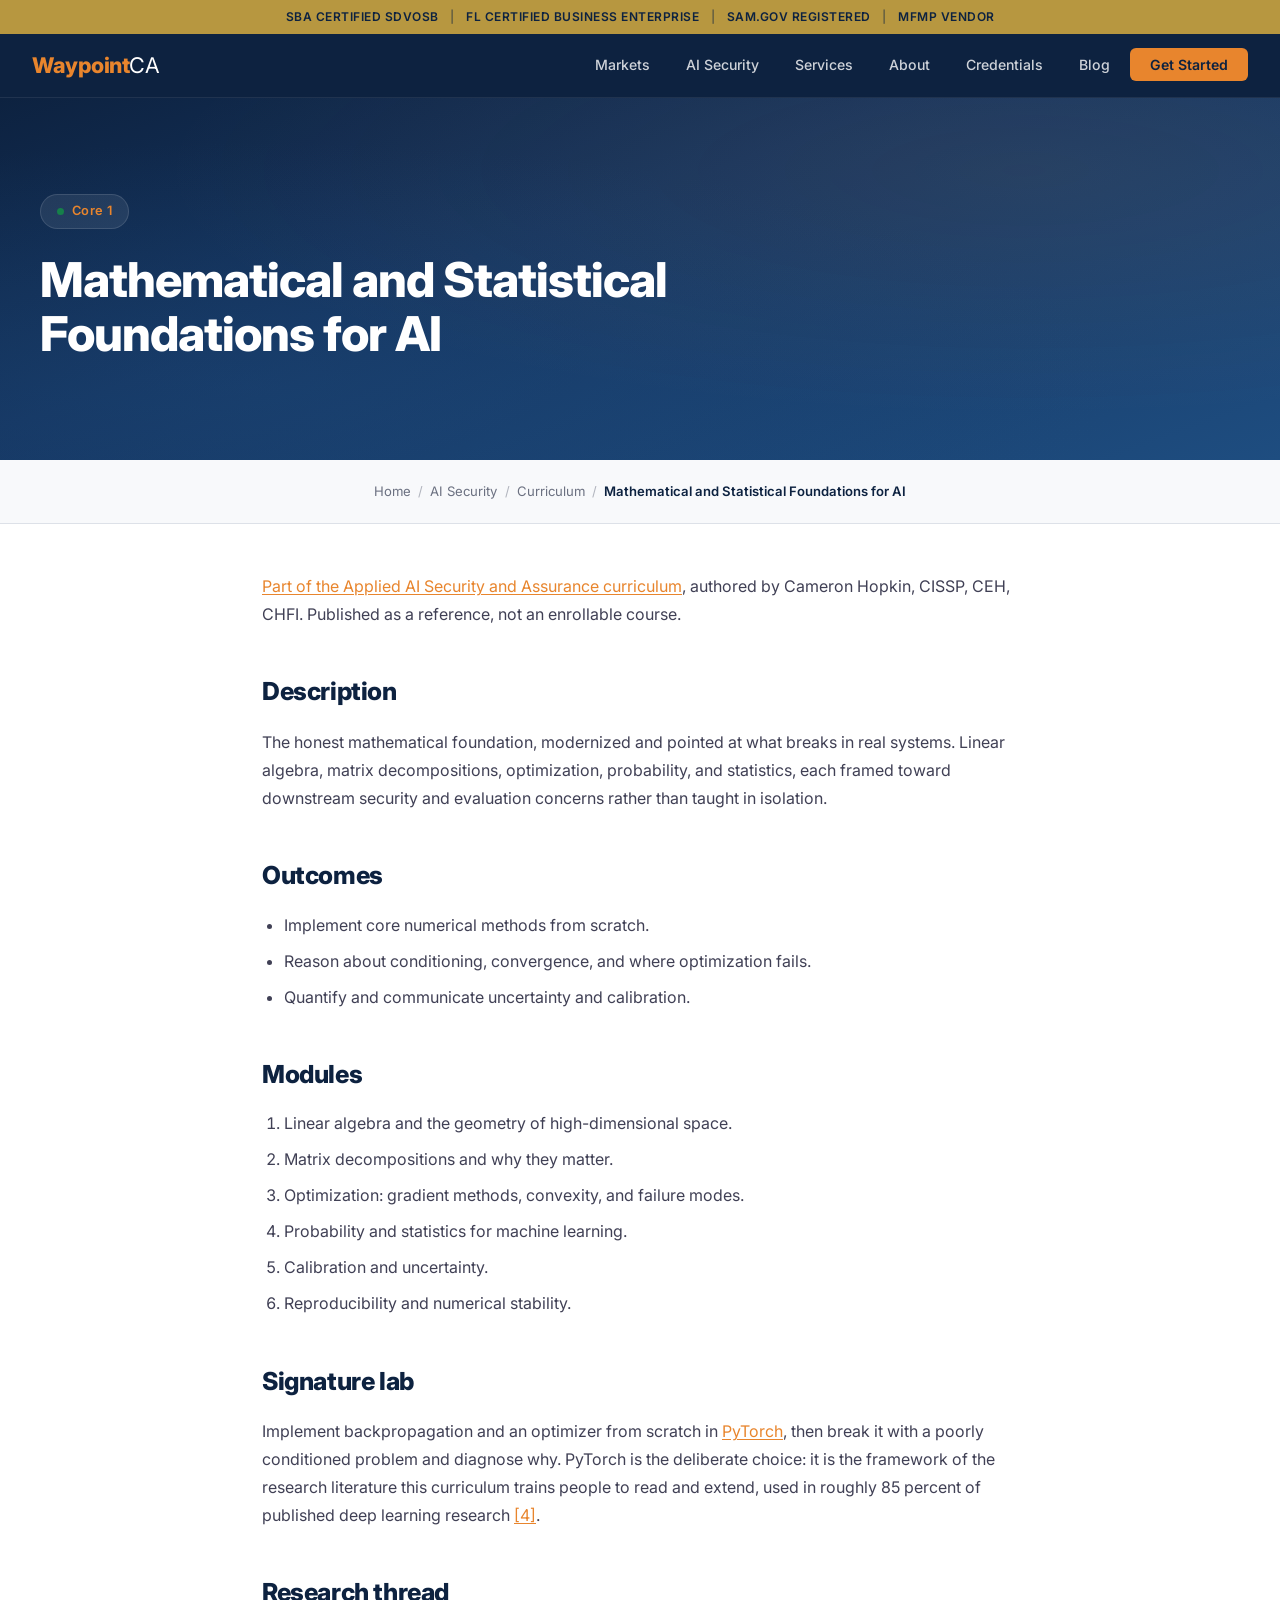
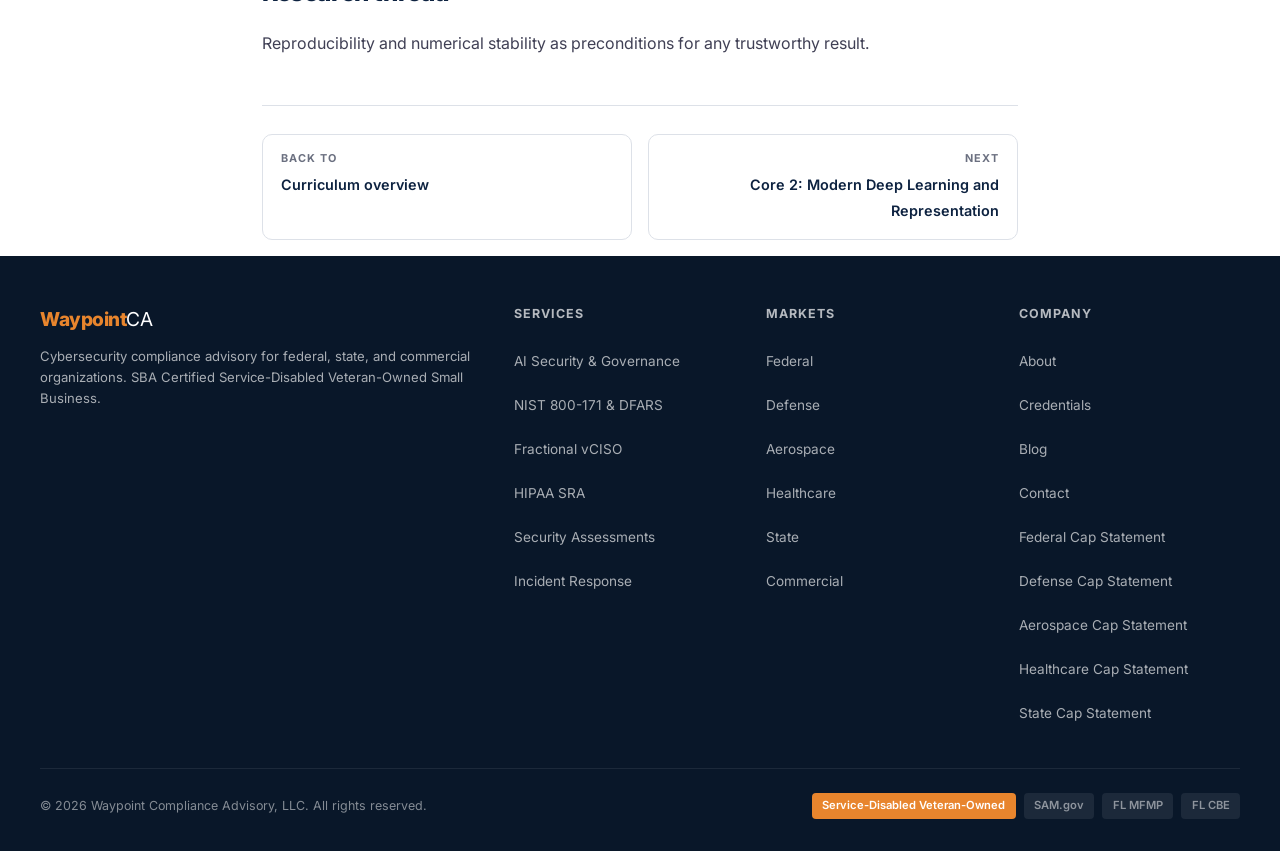
<file: ai-security/curriculum/mathematical-foundations-for-ai/index.html>
<!DOCTYPE html>
<html lang="en">
<head>
    <meta charset="UTF-8">
    <meta name="viewport" content="width=device-width, initial-scale=1.0">
    <title>Mathematical and Statistical Foundations for AI | AI Security Curriculum</title>
    <meta name="description" content="Core 1 of the applied AI security curriculum. Linear algebra, optimization, probability, and calibration, framed toward what breaks in real systems.">
    <link rel="canonical" href="https://waypointca.com/ai-security/curriculum/mathematical-foundations-for-ai/">
    <meta name="author" content="Cameron Hopkin">
    <meta property="og:type" content="article">
    <meta property="og:title" content="Mathematical and Statistical Foundations for AI | AI Security Curriculum">
    <meta property="og:description" content="Core 1 of the applied AI security curriculum. Linear algebra, optimization, probability, and calibration, framed toward what breaks in real systems.">
    <meta property="og:url" content="https://waypointca.com/ai-security/curriculum/mathematical-foundations-for-ai/">
    <meta property="og:site_name" content="Waypoint Compliance Advisory">
    <meta property="og:image" content="https://waypointca.com/assets/waypoint-og.png">
    <meta name="twitter:card" content="summary_large_image">
    <meta name="twitter:title" content="Mathematical and Statistical Foundations for AI | AI Security Curriculum">
    <meta name="twitter:description" content="Core 1 of the applied AI security curriculum. Linear algebra, optimization, probability, and calibration, framed toward what breaks in real systems.">
    <meta name="twitter:image" content="https://waypointca.com/assets/waypoint-og.png">
    <link rel="icon" href="/assets/favicon.ico" sizes="any">
    <link rel="icon" type="image/png" sizes="32x32" href="/assets/favicon-32x32.png">
    <link rel="icon" type="image/png" sizes="16x16" href="/assets/favicon-16x16.png">
    <link rel="apple-touch-icon" href="/assets/apple-touch-icon.png">
    <link rel="preconnect" href="https://fonts.googleapis.com">
    <link rel="preconnect" href="https://fonts.gstatic.com" crossorigin>
    <link href="https://fonts.googleapis.com/css2?family=Inter:wght@400;500;600;700;800&display=swap" rel="stylesheet">
<style>
        * { margin: 0; padding: 0; box-sizing: border-box; }
        html { scroll-behavior: smooth; }

        /* Skip link */
        .skip-link {
            position: absolute;
            top: -50px;
            left: 0;
            background: var(--accent);
            color: #fff;
            padding: 0.5rem 1.25rem;
            z-index: 200;
            font-weight: 600;
            text-decoration: none;
            border-radius: 0 0 6px 0;
        }
        .skip-link:focus { top: 0; }

        /* Focus indicators */
        a:focus-visible, button:focus-visible, [role="tab"]:focus-visible {
            outline: 2px solid var(--accent);
            outline-offset: 2px;
        }

        :root {
            --navy: #0d2240;
            --navy-mid: #153560;
            --navy-light: #1e4d80;
            --accent: #e8852d;
            --accent-hover: #d4751f;
            --accent-light: rgba(232, 133, 45, 0.1);
            --white: #ffffff;
            --off-white: #f8f9fb;
            --light-bg: #f1f3f7;
            --text-dark: #1a1a2e;
            --text-body: #404055;
            --text-muted: #6b7080;
            --green: #16804a;
            --green-light: #edf8f2;
            --border: #dde1e8;
            --gold: #b79740;
        }

        body {
            font-family: 'Inter', -apple-system, BlinkMacSystemFont, 'Segoe UI', Roboto, sans-serif;
            color: var(--text-body);
            line-height: 1.6;
            -webkit-font-smoothing: antialiased;
        }

        .container {
            max-width: 1200px;
            margin: 0 auto;
            padding: 0 2rem;
        }

        /* ═══════════════════════════════════
           NAV
        ═══════════════════════════════════ */
        .top-bar {
            background: var(--gold);
            color: var(--navy);
            text-align: center;
            padding: 0.45rem 1rem;
            font-size: 0.75rem;
            font-weight: 600;
            letter-spacing: 0.5px;
            text-transform: uppercase;
        }
        .top-bar span { opacity: 0.5; margin: 0 0.5rem; }

        nav {
            background: var(--navy);
            padding: 0 2rem;
            display: flex;
            justify-content: space-between;
            align-items: center;
            position: sticky;
            top: 0;
            z-index: 100;
            height: 64px;
            border-bottom: 1px solid rgba(255,255,255,0.08);
        }
        .logo {
            color: var(--accent);
            font-size: 1.35rem;
            font-weight: 800;
            text-decoration: none;
            letter-spacing: -0.5px;
        }
        .logo span { color: var(--white); font-weight: 400; }

        .nav-links { list-style: none; display: flex; gap: 0.25rem; align-items: center; }
        .nav-links a {
            color: rgba(255,255,255,0.8);
            text-decoration: none;
            font-size: 0.88rem;
            font-weight: 500;
            padding: 0.5rem 1rem;
            border-radius: 6px;
            transition: all 0.2s;
        }
        .nav-links a:hover { color: #fff; background: rgba(255,255,255,0.08); }
        .nav-cta {
            background: var(--accent) !important;
            color: var(--navy) !important;
            font-weight: 600 !important;
            padding: 0.5rem 1.25rem !important;
        }
        .nav-cta:hover { background: var(--accent-hover) !important; }

        /* Mobile nav toggle */
        .nav-toggle { display: none; background: none; border: none; cursor: pointer; padding: 0.5rem; }
        .nav-toggle svg { width: 24px; height: 24px; stroke: white; }

        /* ═══════════════════════════════════
           HERO
        ═══════════════════════════════════ */
        .hero {
            background: linear-gradient(160deg, var(--navy) 0%, var(--navy-mid) 40%, var(--navy-light) 100%);
            color: var(--white);
            padding: 6rem 2rem 5rem;
            position: relative;
            overflow: hidden;
        }
        .hero::before {
            content: '';
            position: absolute;
            top: 0; right: 0; bottom: 0; left: 0;
            background:
                radial-gradient(ellipse at 80% 20%, rgba(232,133,45,0.08) 0%, transparent 60%),
                radial-gradient(ellipse at 20% 80%, rgba(30,77,128,0.3) 0%, transparent 60%);
        }
        .hero-content {
            position: relative;
            max-width: 1200px;
            margin: 0 auto;
            display: grid;
            grid-template-columns: 1fr 1fr;
            gap: 4rem;
            align-items: center;
        }
        .hero-text { max-width: 580px; }
        .hero-eyebrow {
            display: inline-flex;
            align-items: center;
            gap: 0.5rem;
            background: rgba(255,255,255,0.08);
            border: 1px solid rgba(255,255,255,0.12);
            color: var(--accent);
            padding: 0.4rem 1rem;
            border-radius: 20px;
            font-size: 0.8rem;
            font-weight: 600;
            margin-bottom: 1.5rem;
            letter-spacing: 0.3px;
        }
        .hero-eyebrow .dot { width: 7px; height: 7px; background: var(--green); border-radius: 50%; }
        .hero h1 {
            font-size: 3rem;
            line-height: 1.12;
            font-weight: 800;
            letter-spacing: -1px;
            margin-bottom: 1.25rem;
        }
        .hero h1 .highlight { color: var(--accent); }
        .hero .subtitle {
            font-size: 1.1rem;
            color: rgba(255,255,255,0.7);
            line-height: 1.7;
            margin-bottom: 2rem;
        }
        .hero-actions { display: flex; gap: 1rem; flex-wrap: wrap; }

        .btn-primary {
            display: inline-flex;
            align-items: center;
            gap: 0.5rem;
            background: var(--accent);
            color: var(--navy);
            padding: 0.85rem 1.75rem;
            border-radius: 8px;
            text-decoration: none;
            font-weight: 600;
            font-size: 0.95rem;
            transition: all 0.2s;
            border: none;
            cursor: pointer;
        }
        .btn-primary:hover { background: var(--accent-hover); transform: translateY(-1px); }

        /* On dark backgrounds, use white text on accent buttons */
        .hero .btn-primary,
        .cta-section .btn-primary { color: var(--white); }

        .btn-outline {
            display: inline-flex;
            align-items: center;
            gap: 0.5rem;
            background: transparent;
            color: var(--white);
            padding: 0.85rem 1.75rem;
            border-radius: 8px;
            text-decoration: none;
            font-weight: 600;
            font-size: 0.95rem;
            transition: all 0.2s;
            border: 1px solid rgba(255,255,255,0.25);
        }
        .btn-outline:hover { background: rgba(255,255,255,0.08); border-color: rgba(255,255,255,0.4); }

        /* Hero stats */
        .hero-stats {
            display: grid;
            grid-template-columns: 1fr 1fr;
            gap: 1.5rem;
        }
        .stat-card {
            background: rgba(255,255,255,0.05);
            border: 1px solid rgba(255,255,255,0.1);
            border-radius: 12px;
            padding: 1.5rem;
            text-align: center;
        }
        .stat-card .number {
            font-size: 2.2rem;
            font-weight: 800;
            color: var(--accent);
            line-height: 1;
            margin-bottom: 0.25rem;
        }
        .stat-card .label {
            font-size: 0.82rem;
            color: rgba(255,255,255,0.6);
            line-height: 1.4;
        }

        /* ═══════════════════════════════════
           TRUST BAR
        ═══════════════════════════════════ */
        .trust-bar {
            background: var(--white);
            border-bottom: 1px solid var(--border);
            padding: 1.5rem 2rem;
        }
        .trust-bar-inner {
            max-width: 1200px;
            margin: 0 auto;
            display: flex;
            justify-content: center;
            align-items: center;
            gap: 2.5rem;
            flex-wrap: wrap;
        }
        .trust-item {
            display: flex;
            align-items: center;
            gap: 0.5rem;
            font-size: 0.82rem;
            font-weight: 600;
            color: var(--text-muted);
        }
        .trust-item svg {
            width: 18px;
            height: 18px;
            flex-shrink: 0;
        }

        /* ═══════════════════════════════════
           MARKET TABS
        ═══════════════════════════════════ */
        .markets-section {
            padding: 5rem 2rem;
            background: var(--white);
        }
        .section-header {
            text-align: center;
            margin-bottom: 3rem;
        }
        .section-label {
            display: inline-block;
            font-size: 0.78rem;
            font-weight: 700;
            text-transform: uppercase;
            letter-spacing: 1.5px;
            color: var(--navy);
            margin-bottom: 0.75rem;
        }
        .section-header h2 {
            font-size: 2.25rem;
            font-weight: 800;
            color: var(--navy);
            letter-spacing: -0.5px;
            margin-bottom: 0.75rem;
        }
        .section-header p {
            color: var(--text-muted);
            max-width: 600px;
            margin: 0 auto;
            font-size: 1.05rem;
        }

        .market-tabs {
            display: flex;
            justify-content: center;
            gap: 0.5rem;
            margin-bottom: 3rem;
            flex-wrap: wrap;
        }
        .market-tab {
            padding: 0.7rem 1.5rem;
            border: 2px solid var(--border);
            border-radius: 8px;
            font-size: 0.9rem;
            font-weight: 600;
            color: var(--text-muted);
            cursor: pointer;
            transition: all 0.2s;
            background: var(--white);
        }
        .market-tab:hover {
            border-color: var(--accent);
            color: var(--accent);
        }
        .market-tab.active {
            background: var(--navy);
            color: var(--white);
            border-color: var(--navy);
        }

        .market-panel { display: none; }
        .market-panel.active { display: block; }

        .market-content {
            max-width: 1200px;
            margin: 0 auto;
            display: grid;
            grid-template-columns: 1fr 1fr;
            gap: 3rem;
            align-items: start;
        }
        .market-info h3 {
            font-size: 1.6rem;
            font-weight: 700;
            color: var(--navy);
            margin-bottom: 0.75rem;
            letter-spacing: -0.3px;
        }
        .market-info .lead {
            font-size: 1.05rem;
            color: var(--text-body);
            margin-bottom: 1.5rem;
            line-height: 1.7;
        }
        .market-pain-points {
            list-style: none;
            margin-bottom: 2rem;
        }
        .market-pain-points li {
            display: flex;
            gap: 0.75rem;
            padding: 0.6rem 0;
            font-size: 0.92rem;
            color: var(--text-body);
            align-items: flex-start;
        }
        .market-pain-points li svg {
            flex-shrink: 0;
            margin-top: 2px;
        }

        .market-services {
            display: grid;
            gap: 1rem;
        }
        .market-service-card {
            background: var(--off-white);
            border: 1px solid var(--border);
            border-radius: 10px;
            padding: 1.25rem 1.5rem;
            transition: all 0.2s;
        }
        .market-service-card:hover {
            border-color: var(--accent);
            box-shadow: 0 2px 12px rgba(232,133,45,0.1);
        }
        .market-service-card h4 {
            font-size: 1rem;
            font-weight: 700;
            color: var(--navy);
            margin-bottom: 0.35rem;
        }
        .market-service-card p {
            font-size: 0.85rem;
            color: var(--text-muted);
            line-height: 1.5;
        }
        .market-service-card .tag {
            display: inline-block;
            font-size: 0.68rem;
            padding: 0.15rem 0.5rem;
            border-radius: 3px;
            font-weight: 600;
            margin-top: 0.5rem;
        }
        .tag-framework { background: var(--accent-light); color: var(--accent); }
        .tag-popular { background: var(--green-light); color: var(--green); }

        .advisory-note {
            background: var(--off-white);
            border-left: 3px solid var(--accent);
            border-radius: 0 8px 8px 0;
            padding: 1rem 1.25rem;
            margin-bottom: 2rem;
            font-size: 0.85rem;
            line-height: 1.65;
            color: var(--text-body);
        }
        .advisory-note strong { color: var(--navy); }

        /* ═══════════════════════════════════
           SERVICES
        ═══════════════════════════════════ */
        .services-section {
            padding: 5rem 2rem;
            background: var(--off-white);
        }
        .services-grid {
            display: grid;
            grid-template-columns: repeat(3, 1fr);
            gap: 1.5rem;
            max-width: 1200px;
            margin: 0 auto;
        }
        .service-card {
            background: var(--white);
            border: 1px solid var(--border);
            border-radius: 12px;
            padding: 2rem;
            transition: all 0.25s;
            position: relative;
        }
        .service-card:hover {
            border-color: var(--accent);
            box-shadow: 0 4px 20px rgba(0,0,0,0.06);
            transform: translateY(-2px);
        }
        .service-card.featured {
            border: 2px solid var(--accent);
            background: linear-gradient(to bottom, var(--accent-light), var(--white));
        }
        .service-card .flag {
            position: absolute;
            top: -10px;
            left: 2rem;
            background: var(--accent);
            color: var(--white);
            font-size: 0.66rem;
            font-weight: 700;
            text-transform: uppercase;
            letter-spacing: 0.8px;
            padding: 0.2rem 0.65rem;
            border-radius: 4px;
        }
        .service-card .card-icon {
            width: 44px;
            height: 44px;
            border-radius: 10px;
            display: flex;
            align-items: center;
            justify-content: center;
            margin-bottom: 1rem;
            background: var(--accent-light);
        }
        .service-card .card-icon svg { width: 22px; height: 22px; }
        .service-card .card-icon.green { background: var(--green-light); }
        .service-card h3 {
            font-size: 1.1rem;
            font-weight: 700;
            color: var(--navy);
            margin-bottom: 0.5rem;
        }
        .service-card p {
            font-size: 0.88rem;
            color: var(--text-muted);
            margin-bottom: 1rem;
            line-height: 1.6;
        }
        .service-card ul {
            list-style: none;
            font-size: 0.83rem;
        }
        .service-card ul li {
            display: flex;
            align-items: center;
            gap: 0.5rem;
            padding: 0.25rem 0;
            color: var(--text-body);
        }
        .service-card ul li svg { flex-shrink: 0; }

        /* ═══════════════════════════════════
           WHY WAYPOINT
        ═══════════════════════════════════ */
        .why-section {
            padding: 5rem 2rem;
            background: var(--navy);
            color: var(--white);
            position: relative;
            overflow: hidden;
        }
        .why-section::before {
            content: '';
            position: absolute;
            top: 0; right: 0; bottom: 0; left: 0;
            background: radial-gradient(ellipse at 30% 50%, rgba(30,77,128,0.4) 0%, transparent 60%);
        }
        .why-section .section-header h2 { color: var(--white); }
        .why-section .section-header p { color: rgba(255,255,255,0.6); }
        .why-section .section-label { color: var(--accent); }

        .why-grid {
            display: grid;
            grid-template-columns: repeat(4, 1fr);
            gap: 2rem;
            max-width: 1200px;
            margin: 0 auto;
            position: relative;
        }
        .why-card {
            text-align: center;
            padding: 2rem 1.5rem;
            background: rgba(255,255,255,0.04);
            border: 1px solid rgba(255,255,255,0.08);
            border-radius: 12px;
            transition: all 0.25s;
        }
        .why-card:hover {
            background: rgba(255,255,255,0.08);
            transform: translateY(-2px);
        }
        .why-card .card-icon {
            width: 52px;
            height: 52px;
            border-radius: 12px;
            display: flex;
            align-items: center;
            justify-content: center;
            margin: 0 auto 1rem;
            background: rgba(232,133,45,0.15);
        }
        .why-card .card-icon svg { width: 26px; height: 26px; }
        .why-card h3 {
            font-size: 1rem;
            font-weight: 700;
            color: var(--accent);
            margin-bottom: 0.5rem;
        }
        .why-card p {
            font-size: 0.85rem;
            color: rgba(255,255,255,0.6);
            line-height: 1.6;
        }

        /* ═══════════════════════════════════
           BLOG / INSIGHTS
        ═══════════════════════════════════ */
        .blog-section {
            padding: 5rem 2rem;
            background: var(--off-white);
        }
        .blog-grid {
            display: grid;
            grid-template-columns: repeat(3, 1fr);
            gap: 1.75rem;
            max-width: 1200px;
            margin: 0 auto;
        }
        .blog-card {
            background: var(--white);
            border: 1px solid var(--border);
            border-radius: 12px;
            overflow: hidden;
            transition: all 0.25s;
            display: flex;
            flex-direction: column;
            text-decoration: none;
            color: inherit;
        }
        .blog-card:hover {
            border-color: var(--accent);
            box-shadow: 0 4px 20px rgba(0,0,0,0.06);
            transform: translateY(-3px);
        }
        .blog-card-body {
            padding: 1.5rem;
            display: flex;
            flex-direction: column;
            flex: 1;
        }
        .blog-card-meta {
            display: flex;
            align-items: center;
            gap: 0.75rem;
            font-size: 0.75rem;
            color: var(--text-muted);
            font-weight: 500;
            margin-bottom: 0.75rem;
        }
        .blog-card-category {
            background: var(--accent-light);
            color: var(--accent);
            padding: 0.2rem 0.6rem;
            border-radius: 4px;
            font-weight: 600;
            font-size: 0.7rem;
            text-transform: uppercase;
            letter-spacing: 0.5px;
        }
        .blog-card h3 {
            font-size: 1.1rem;
            font-weight: 700;
            color: var(--navy);
            margin-bottom: 0.6rem;
            line-height: 1.35;
            letter-spacing: -0.2px;
        }
        .blog-card p {
            font-size: 0.88rem;
            color: var(--text-muted);
            line-height: 1.6;
            flex: 1;
        }
        .blog-card-tags {
            display: flex;
            gap: 0.4rem;
            flex-wrap: wrap;
            margin-top: 1rem;
        }
        .blog-card-tags span {
            font-size: 0.7rem;
            padding: 0.2rem 0.55rem;
            border-radius: 4px;
            background: var(--light-bg);
            color: var(--text-muted);
            font-weight: 500;
        }
        .blog-cta {
            text-align: center;
            margin-top: 2.5rem;
        }
        .blog-cta a {
            display: inline-flex;
            align-items: center;
            gap: 0.5rem;
            color: var(--accent);
            text-decoration: none;
            font-weight: 600;
            font-size: 0.95rem;
            padding: 0.6rem 1.25rem;
            border: 2px solid var(--accent);
            border-radius: 8px;
            transition: all 0.2s;
        }
        .blog-cta a:hover {
            background: var(--accent);
            color: var(--white);
        }

        /* ═══════════════════════════════════
           CREDENTIALS & BUSINESS INFO
        ═══════════════════════════════════ */
        .credentials-section {
            padding: 5rem 2rem;
            background: var(--white);
        }
        .cred-grid {
            max-width: 1200px;
            margin: 0 auto;
            display: grid;
            grid-template-columns: 1fr 1fr;
            gap: 3rem;
        }
        .cred-block h3 {
            font-size: 1.15rem;
            font-weight: 700;
            color: var(--navy);
            margin-bottom: 1.25rem;
            display: flex;
            align-items: center;
            gap: 0.5rem;
        }
        .cred-block h3 svg { width: 20px; height: 20px; }

        .cert-grid {
            display: flex;
            gap: 0.5rem;
            flex-wrap: wrap;
        }
        .cert-badge {
            background: var(--navy);
            color: var(--white);
            padding: 0.45rem 1rem;
            border-radius: 6px;
            font-size: 0.82rem;
            font-weight: 600;
        }

        .biz-grid {
            display: grid;
            grid-template-columns: 1fr 1fr;
            gap: 1rem;
        }
        .biz-item {
            background: var(--off-white);
            padding: 1rem 1.25rem;
            border-radius: 8px;
            border: 1px solid var(--border);
        }
        .biz-item .biz-label {
            display: block;
            font-size: 0.68rem;
            text-transform: uppercase;
            letter-spacing: 1px;
            color: var(--text-muted);
            font-weight: 600;
            margin-bottom: 0.2rem;
        }
        .biz-item .value {
            font-weight: 700;
            color: var(--navy);
            font-size: 0.92rem;
        }

        .download-row {
            margin-top: 1.5rem;
        }
        .btn-secondary {
            display: inline-flex;
            align-items: center;
            gap: 0.5rem;
            background: var(--navy);
            color: var(--white);
            padding: 0.75rem 1.5rem;
            border-radius: 8px;
            text-decoration: none;
            font-weight: 600;
            font-size: 0.88rem;
            transition: all 0.2s;
        }
        .btn-secondary:hover { background: var(--navy-mid); }

        /* ═══════════════════════════════════
           CTA / CONTACT
        ═══════════════════════════════════ */
        .cta-section {
            padding: 5rem 2rem;
            background: linear-gradient(160deg, var(--navy) 0%, var(--navy-mid) 100%);
            color: var(--white);
            text-align: center;
            position: relative;
            overflow: hidden;
        }
        .cta-section::before {
            content: '';
            position: absolute;
            top: 0; right: 0; bottom: 0; left: 0;
            background: radial-gradient(ellipse at 50% 0%, rgba(232,133,45,0.1) 0%, transparent 60%);
        }
        .cta-content {
            position: relative;
            max-width: 650px;
            margin: 0 auto;
        }
        .cta-content h2 {
            font-size: 2.25rem;
            font-weight: 800;
            margin-bottom: 1rem;
            letter-spacing: -0.5px;
        }
        .cta-content p {
            font-size: 1.05rem;
            color: rgba(255,255,255,0.7);
            margin-bottom: 2rem;
            line-height: 1.7;
        }
        .cta-actions {
            display: flex;
            justify-content: center;
            gap: 1rem;
            flex-wrap: wrap;
            margin-bottom: 2rem;
        }
        .cta-email {
            margin-top: 1rem;
            font-size: 0.9rem;
            color: rgba(255,255,255,0.65);
        }
        .cta-email a {
            color: var(--accent);
            text-decoration: none;
            font-weight: 600;
        }
        .cta-email a:hover { text-decoration: underline; }

        .expect-grid {
            display: grid;
            grid-template-columns: repeat(3, 1fr);
            gap: 1.5rem;
            max-width: 700px;
            margin: 2.5rem auto 0;
        }
        .expect-item {
            text-align: center;
        }
        .expect-item .step {
            width: 32px;
            height: 32px;
            border-radius: 50%;
            background: rgba(232,133,45,0.2);
            color: var(--accent);
            font-size: 0.85rem;
            font-weight: 700;
            display: flex;
            align-items: center;
            justify-content: center;
            margin: 0 auto 0.5rem;
        }
        .expect-item p {
            font-size: 0.82rem;
            color: rgba(255,255,255,0.6);
            margin-bottom: 0;
        }

        /* ═══════════════════════════════════
           FOOTER
        ═══════════════════════════════════ */
        footer {
            background: #091729;
            color: rgba(255,255,255,0.5);
            padding: 3rem 2rem 2rem;
        }
        .footer-inner {
            max-width: 1200px;
            margin: 0 auto;
            display: grid;
            grid-template-columns: 2fr 1fr 1fr 1fr;
            gap: 2rem;
        }
        .footer-brand .logo { font-size: 1.2rem; }
        .footer-brand p {
            font-size: 0.82rem;
            margin-top: 0.75rem;
            line-height: 1.6;
            color: rgba(255,255,255,0.65);
        }
        .footer-col h4 {
            font-size: 0.78rem;
            font-weight: 700;
            text-transform: uppercase;
            letter-spacing: 1px;
            color: rgba(255,255,255,0.7);
            margin-bottom: 1rem;
        }
        .footer-col a {
            display: block;
            color: rgba(255,255,255,0.65);
            text-decoration: none;
            font-size: 0.85rem;
            padding: 0.5rem 0;
            min-height: 44px;
            display: flex;
            align-items: center;
            transition: color 0.2s;
        }
        .footer-col a:hover { color: var(--accent); }

        .footer-bottom {
            max-width: 1200px;
            margin: 2rem auto 0;
            padding-top: 1.5rem;
            border-top: 1px solid rgba(255,255,255,0.08);
            display: flex;
            justify-content: space-between;
            align-items: center;
            flex-wrap: wrap;
            gap: 1rem;
        }
        .footer-bottom p { font-size: 0.78rem; }
        .footer-badges {
            display: flex;
            gap: 0.5rem;
            flex-wrap: wrap;
        }
        .footer-badge {
            padding: 0.25rem 0.65rem;
            border-radius: 4px;
            font-size: 0.7rem;
            font-weight: 600;
        }
        .footer-badge.veteran { background: var(--accent); color: var(--white); }
        .footer-badge.reg { background: rgba(255,255,255,0.08); color: rgba(255,255,255,0.5); }

        /* ═══════════════════════════════════
           RESPONSIVE
        ═══════════════════════════════════ */
        @media (max-width: 1024px) {
            .hero-content { grid-template-columns: 1fr; gap: 2rem; }
            .hero-stats { grid-template-columns: repeat(4, 1fr); }
            .services-grid { grid-template-columns: repeat(2, 1fr); }
            .why-grid { grid-template-columns: repeat(2, 1fr); }
            .blog-grid { grid-template-columns: 1fr 1fr; }
            .footer-inner { grid-template-columns: 1fr 1fr; }
        }

        @media (max-width: 768px) {
            .hero { padding: 4rem 1.5rem 3rem; }
            .hero h1 { font-size: 2rem; }
            .hero-stats { grid-template-columns: repeat(2, 1fr); }
            .hero-actions { flex-direction: column; }
            .hero-actions a { text-align: center; }
            .nav-links { display: none; }
            .nav-links.show {
                display: flex;
                flex-direction: column;
                position: absolute;
                top: 64px;
                left: 0;
                right: 0;
                background: var(--navy);
                padding: 1rem;
                border-bottom: 1px solid rgba(255,255,255,0.08);
                z-index: 99;
            }
            .nav-links.show li { width: 100%; }
            .nav-links.show a { display: block; padding: 0.75rem 1rem; min-height: 44px; }
            .nav-toggle { display: block; }
            .services-grid { grid-template-columns: 1fr; }
            .why-grid { grid-template-columns: 1fr; }
            .market-content { grid-template-columns: 1fr; }
            .market-tabs { gap: 0.35rem; }
            .market-tab { padding: 0.6rem 1rem; font-size: 0.82rem; }
            .blog-grid { grid-template-columns: 1fr; }
            .cred-grid { grid-template-columns: 1fr; }
            .expect-grid { grid-template-columns: 1fr; }
            .footer-inner { grid-template-columns: 1fr; }
            .footer-bottom { flex-direction: column; text-align: center; }
            .top-bar { font-size: 0.65rem; padding: 0.4rem 0.5rem; }
        }
    
        /* ── Curriculum ───────────────────────────────── */
        .crumbs { background: var(--off-white); border-bottom: 1px solid var(--border);
                  padding: 0.7rem 2rem; font-size: 0.82rem; }
        .crumbs-inner { max-width: 1200px; margin: 0 auto; color: var(--text-muted); }
        .crumbs a { color: var(--text-muted); text-decoration: none; }
        .crumbs a:hover { color: var(--accent); text-decoration: underline; }
        .crumbs .sep { margin: 0 0.45rem; opacity: 0.5; }
        .crumbs [aria-current] { color: var(--navy); font-weight: 600; }

        .doc { max-width: 820px; margin: 0 auto; padding: 3rem 2rem 1rem; }
        .doc h2 { font-size: 1.55rem; font-weight: 800; color: var(--navy);
                  letter-spacing: -0.4px; margin: 2.75rem 0 1rem; }
        .doc h2:first-child { margin-top: 0; }
        .doc h3 { font-size: 1.12rem; font-weight: 700; color: var(--navy); margin: 1.9rem 0 0.6rem; }
        .doc p { margin-bottom: 1.15rem; line-height: 1.75; }
        .doc ul, .doc ol { margin: 0 0 1.35rem 1.35rem; }
        .doc li { margin-bottom: 0.55rem; line-height: 1.7; }
        .doc a { color: var(--accent); text-decoration: underline; text-underline-offset: 2px; }
        .doc a:hover { color: var(--accent-hover); }
        .doc code { font-family: ui-monospace, SFMono-Regular, Menlo, monospace; font-size: 0.88em;
                    background: var(--light-bg); padding: 0.12rem 0.35rem; border-radius: 4px;
                    color: var(--navy); }
        .doc pre { background: var(--navy); color: #e6edf3; padding: 1.1rem 1.3rem;
                   border-radius: 8px; overflow-x: auto; margin: 0 0 1.5rem; font-size: 0.84rem;
                   line-height: 1.6; }
        .doc pre code { background: none; padding: 0; color: inherit; }

        .kicker { display: inline-block; font-size: 0.72rem; font-weight: 700;
                  text-transform: uppercase; letter-spacing: 1.4px; color: var(--accent);
                  margin-bottom: 0.6rem; }
        .lede { font-size: 1.12rem; color: var(--text-body); line-height: 1.7;
                border-left: 3px solid var(--accent); padding-left: 1.1rem; margin-bottom: 2rem; }
        .note { background: var(--off-white); border-left: 3px solid var(--gold);
                border-radius: 0 8px 8px 0; padding: 1rem 1.25rem; margin-bottom: 2rem;
                font-size: 0.9rem; line-height: 1.65; }

        .tbl { width: 100%; border-collapse: collapse; margin: 0 0 1.75rem; font-size: 0.9rem;
               display: block; overflow-x: auto; }
        .tbl th, .tbl td { border: 1px solid var(--border); padding: 0.6rem 0.8rem; text-align: left; }
        .tbl th { background: var(--light-bg); color: var(--navy); font-weight: 700; }
        .tbl td:first-child, .tbl th:first-child { white-space: nowrap; }
        .tbl tr.total td { font-weight: 700; color: var(--navy); background: var(--off-white); }

        .core-grid { display: grid; grid-template-columns: repeat(2, 1fr); gap: 1.1rem;
                     margin: 0 0 1.5rem; }
        .core-card { display: block; background: var(--white); border: 1px solid var(--border);
                     border-radius: 10px; padding: 1.15rem 1.3rem; text-decoration: none;
                     color: inherit; transition: all 0.2s; }
        .core-card:hover { border-color: var(--accent); box-shadow: 0 3px 14px rgba(0,0,0,0.05);
                           transform: translateY(-2px); }
        .core-card .c-code { font-size: 0.7rem; font-weight: 700; letter-spacing: 1px;
                             text-transform: uppercase; color: var(--accent); }
        .core-card .c-title { font-size: 1rem; font-weight: 700; color: var(--navy);
                              margin: 0.3rem 0 0.35rem; line-height: 1.35; }
        .core-card .c-desc { font-size: 0.85rem; color: var(--text-muted); line-height: 1.55; }
        .core-card .c-flag { display: inline-block; font-size: 0.63rem; font-weight: 700;
                             text-transform: uppercase; letter-spacing: 0.6px; padding: 0.12rem 0.45rem;
                             border-radius: 3px; background: var(--accent-light); color: var(--accent);
                             margin-left: 0.4rem; vertical-align: middle; }

        .weekrow { border-left: 2px solid var(--border); padding-left: 1.1rem; margin-bottom: 1.2rem; }
        .weekrow .wk { font-weight: 700; color: var(--navy); font-size: 0.95rem; }
        .weekrow .wt { font-weight: 600; color: var(--text-dark); }
        .weekrow .lab { display: block; margin-top: 0.3rem; font-size: 0.85rem;
                        color: var(--accent); font-weight: 600; }

        .refs { font-size: 0.86rem; }
        .refs li { margin-bottom: 0.75rem; word-break: break-word; }

        .pager { display: grid; grid-template-columns: 1fr 1fr; gap: 1rem; margin: 3rem 0 0;
                 padding-top: 1.75rem; border-top: 1px solid var(--border); }
        .pager a { display: block; text-decoration: none; color: inherit; background: var(--white);
                   border: 1px solid var(--border); border-radius: 10px; padding: 0.95rem 1.15rem;
                   transition: all 0.2s; }
        .pager a:hover { border-color: var(--accent); }
        .pager .dir { display: block; font-size: 0.68rem; font-weight: 700; text-transform: uppercase;
                      letter-spacing: 1px; color: var(--text-muted); margin-bottom: 0.3rem; }
        .pager .t { font-size: 0.9rem; font-weight: 600; color: var(--navy); line-height: 1.35; }
        .pager .next { text-align: right; }

        @media (max-width: 768px) {
            .doc { padding: 2rem 1.25rem 1rem; }
            .doc h2 { font-size: 1.3rem; }
            .core-grid { grid-template-columns: 1fr; }
            .pager { grid-template-columns: 1fr; }
            .pager .next { text-align: left; }
            .crumbs { padding: 0.7rem 1.25rem; font-size: 0.76rem; }
        }
</style>
    <script type="application/ld+json">
    {"@context":"https://schema.org","@type":"Course","name":"Mathematical and Statistical Foundations for AI","description":"Core 1 of the applied AI security curriculum. Linear algebra, optimization, probability, and calibration, framed toward what breaks in real systems.","url":"https://waypointca.com/ai-security/curriculum/mathematical-foundations-for-ai/","courseCode":"Core 1","educationalLevel":"Doctoral","numberOfCredits":4,"teaches":["Implement core numerical methods from scratch.","Reason about conditioning, convergence, and where optimization fails.","Quantify and communicate uncertainty and calibration."],"author":{"@type":"Person","name":"Cameron Hopkin","url":"https://waypointca.com/#about"},"provider":{"@type":"Organization","name":"Waypoint Compliance Advisory, LLC","url":"https://waypointca.com"},"isPartOf":{"@type":"EducationalOccupationalProgram","name":"Applied AI Security and Assurance Curriculum","url":"https://waypointca.com/ai-security/curriculum/"}}
    </script>
    <script type="application/ld+json">
    {"@context":"https://schema.org","@type":"BreadcrumbList","itemListElement":[{"@type":"ListItem","position":1,"name":"Home","item":"https://waypointca.com/"},{"@type":"ListItem","position":2,"name":"AI Security","item":"https://waypointca.com/ai-security/"},{"@type":"ListItem","position":3,"name":"Curriculum","item":"https://waypointca.com/ai-security/curriculum/"},{"@type":"ListItem","position":4,"name":"Mathematical and Statistical Foundations for AI","item":"https://waypointca.com/ai-security/curriculum/mathematical-foundations-for-ai/"}]}
    </script>
    <!-- Google tag (gtag.js) -->
    <script async src="https://www.googletagmanager.com/gtag/js?id=G-YKWY9GBXCT"></script>
    <script>
      window.dataLayer = window.dataLayer || [];
      function gtag(){dataLayer.push(arguments);}
      gtag('js', new Date());
      gtag('config', 'G-YKWY9GBXCT');
    </script>
</head>
<body>

<a href="#main-content" class="skip-link">Skip to main content</a>

<div class="top-bar">
    SBA Certified SDVOSB <span>|</span> FL Certified Business Enterprise <span>|</span> SAM.gov Registered <span>|</span> MFMP Vendor
</div>

<!-- NAV -->
<nav aria-label="Main navigation">
    <a href="/" class="logo">Waypoint<span>CA</span></a>
    <ul class="nav-links">
        <li><a href="/#markets">Markets</a></li>
        <li><a href="/ai-security/">AI Security</a></li>
        <li><a href="/#services">Services</a></li>
        <li><a href="/#about">About</a></li>
        <li><a href="/#credentials">Credentials</a></li>
        <li><a href="/blog/">Blog</a></li>
        <li><a href="/#contact" class="nav-cta">Get Started</a></li>
    </ul>
    <button class="nav-toggle" aria-label="Toggle navigation menu" aria-expanded="false"
            onclick="var nl=document.querySelector('.nav-links');nl.classList.toggle('show');this.setAttribute('aria-expanded',nl.classList.contains('show'))">
        <svg aria-hidden="true" fill="none" viewBox="0 0 24 24" stroke-width="2"><path stroke-linecap="round" d="M4 6h16M4 12h16M4 18h16"/></svg>
    </button>
</nav>


<main id="main-content">
<section class="hero">
    <div class="hero-content" style="grid-template-columns:1fr;">
        <div class="hero-text" style="max-width:860px;">
            <div class="hero-eyebrow"><span class="dot" aria-hidden="true"></span>Core 1</div>
            <h1>Mathematical and Statistical Foundations for AI</h1>
        </div>
    </div>
</section>

<nav class="crumbs" aria-label="Breadcrumb"><div class="crumbs-inner"><a href="/">Home</a><span class="sep">/</span><a href="/ai-security/">AI Security</a><span class="sep">/</span><a href="/ai-security/curriculum/">Curriculum</a><span class="sep">/</span><span aria-current="page">Mathematical and Statistical Foundations for AI</span></div></nav>

<div class="doc">
    <p><a href="/ai-security/curriculum/">Part of the Applied AI Security and Assurance curriculum</a>,
    authored by Cameron Hopkin, CISSP, CEH, CHFI. Published as a reference, not an
    enrollable course.</p>

    <h2>Description</h2><p>The honest mathematical foundation, modernized and pointed at what breaks in real systems. Linear algebra, matrix decompositions, optimization, probability, and statistics, each framed toward downstream security and evaluation concerns rather than taught in isolation.</p><h2>Outcomes</h2><ul><li>Implement core numerical methods from scratch.</li><li>Reason about conditioning, convergence, and where optimization fails.</li><li>Quantify and communicate uncertainty and calibration.</li></ul><h2>Modules</h2><ol><li>Linear algebra and the geometry of high-dimensional space.</li><li>Matrix decompositions and why they matter.</li><li>Optimization: gradient methods, convexity, and failure modes.</li><li>Probability and statistics for machine learning.</li><li>Calibration and uncertainty.</li><li>Reproducibility and numerical stability.</li></ol><h2>Signature lab</h2><p>Implement backpropagation and an optimizer from scratch in <a href="https://pytorch.org/" rel="noopener">PyTorch</a>, then break it with a poorly conditioned problem and diagnose why. PyTorch is the deliberate choice: it is the framework of the research literature this curriculum trains people to read and extend, used in roughly 85 percent of published deep learning research <a href="/ai-security/curriculum/#ref-4">[4]</a>.</p><h2>Research thread</h2><p>Reproducibility and numerical stability as preconditions for any trustworthy result.</p>

    <div class="pager"><a href="/ai-security/curriculum/"><span class="dir">Back to</span><span class="t">Curriculum overview</span></a><a href="/ai-security/curriculum/modern-deep-learning/" class="next"><span class="dir">Next</span><span class="t">Core 2: Modern Deep Learning and Representation</span></a></div>
</div>
</main>

<!-- FOOTER -->
<footer aria-label="Site footer">
    <div class="footer-inner">
        <div class="footer-brand">
            <a href="/" class="logo">Waypoint<span>CA</span></a>
            <p>Cybersecurity compliance advisory for federal, state, and commercial organizations. SBA Certified Service-Disabled Veteran-Owned Small Business.</p>
        </div>
        <div class="footer-col">
            <h4>Services</h4>
            <a href="/ai-security/">AI Security &amp; Governance</a>
            <a href="/#services">NIST 800-171 &amp; DFARS</a>
            <a href="/#services">Fractional vCISO</a>
            <a href="/#services">HIPAA SRA</a>
            <a href="/#services">Security Assessments</a>
            <a href="/#services">Incident Response</a>
        </div>
        <div class="footer-col">
            <h4>Markets</h4>
            <a href="/#markets" onclick="switchMarket('federal')">Federal</a>
            <a href="/#markets" onclick="switchMarket('defense')">Defense</a>
            <a href="/#markets" onclick="switchMarket('aerospace')">Aerospace</a>
            <a href="/#markets" onclick="switchMarket('healthcare')">Healthcare</a>
            <a href="/#markets" onclick="switchMarket('state')">State</a>
            <a href="/#markets" onclick="switchMarket('commercial')">Commercial</a>
        </div>
        <div class="footer-col">
            <h4>Company</h4>
            <a href="/#about">About</a>
            <a href="/#credentials">Credentials</a>
            <a href="/blog/">Blog</a>
            <a href="/#contact">Contact</a>
            <a href="/assets/Waypoint_CapStmt_Federal.pdf">Federal Cap Statement</a>
            <a href="/assets/Waypoint_CapStmt_Defense.pdf">Defense Cap Statement</a>
            <a href="/assets/Waypoint_CapStmt_Aerospace.pdf">Aerospace Cap Statement</a>
            <a href="/assets/Waypoint_CapStmt_Healthcare.pdf">Healthcare Cap Statement</a>
            <a href="/assets/Waypoint_CapStmt_State.pdf">State Cap Statement</a>
        </div>
    </div>
    <div class="footer-bottom">
        <p>&copy; 2026 Waypoint Compliance Advisory, LLC. All rights reserved.</p>
        <div class="footer-badges">
            <span class="footer-badge veteran">Service-Disabled Veteran-Owned</span>
            <span class="footer-badge reg">SAM.gov</span>
            <span class="footer-badge reg">FL MFMP</span>
            <span class="footer-badge reg">FL CBE</span>
        </div>
    </div>
</footer>

<script>function switchMarket(m) { window.location.href = '/#markets'; }</script>

</body>
</html>
</file>
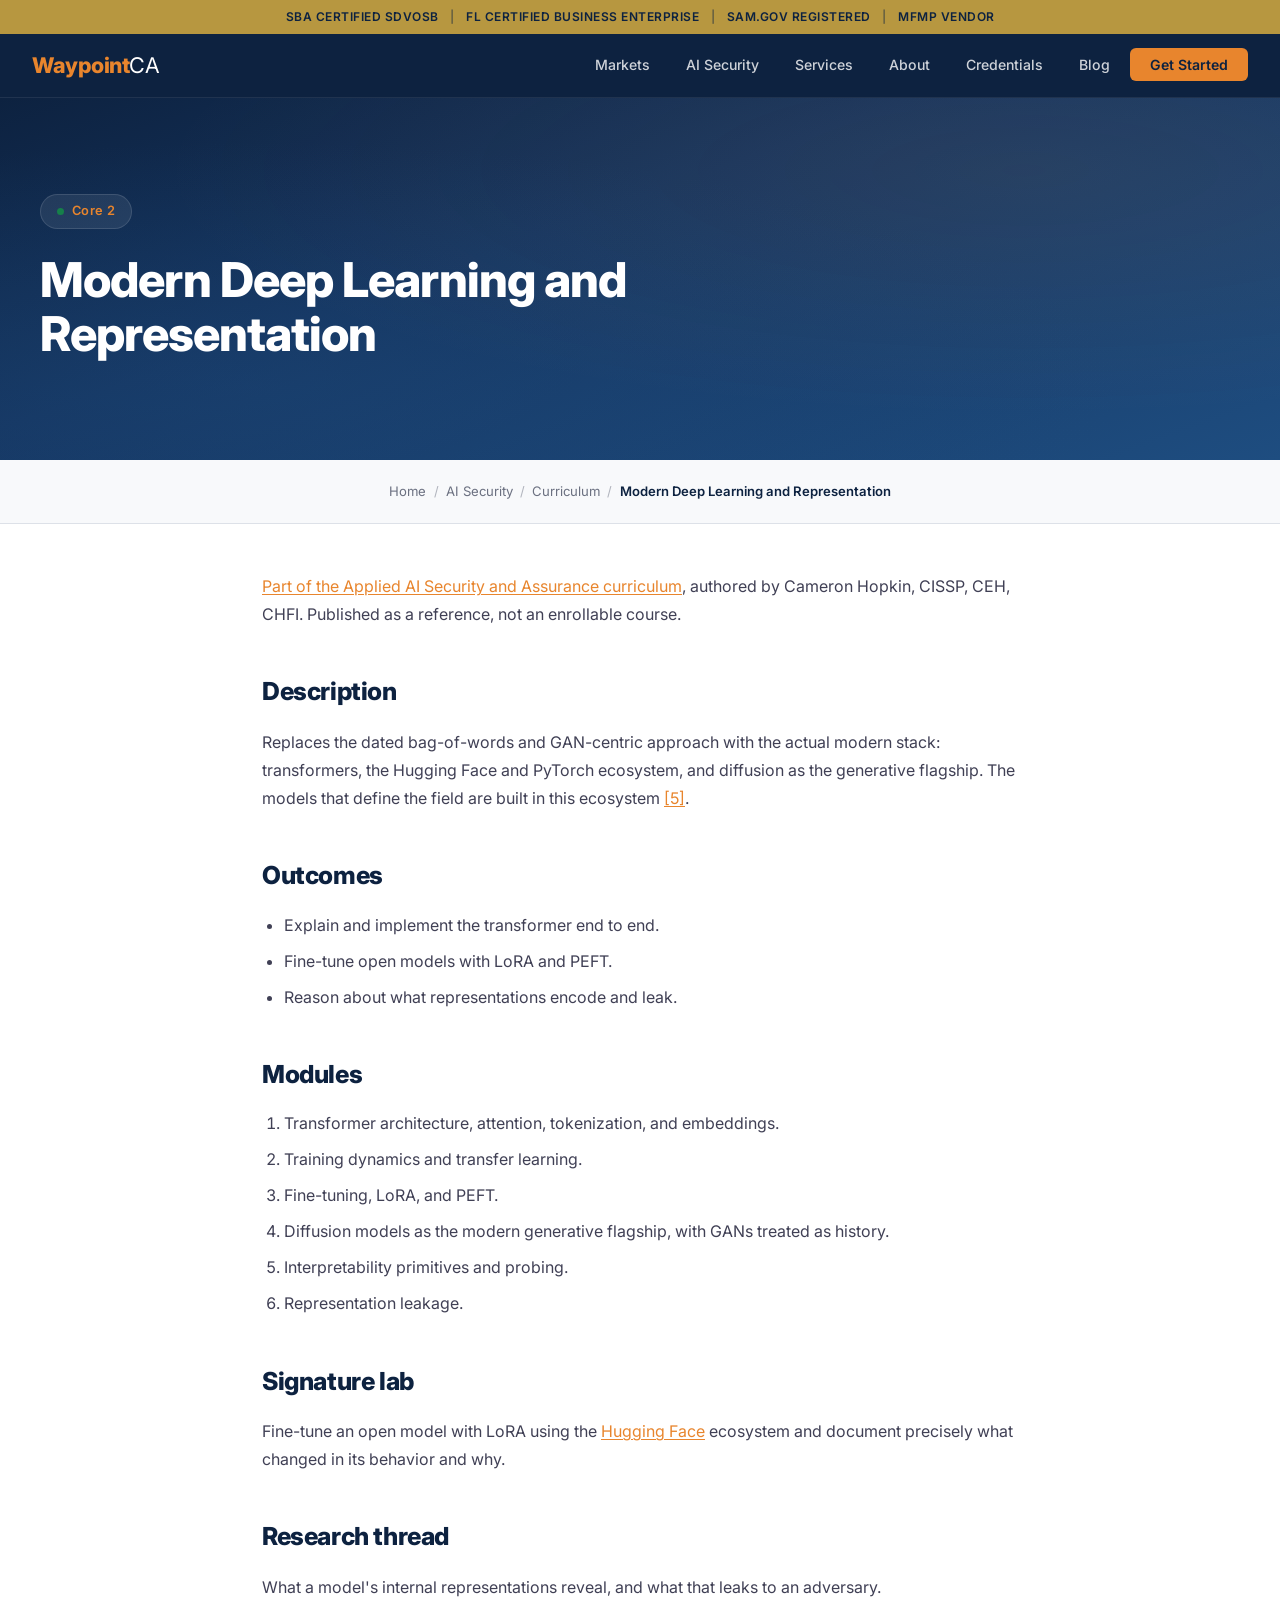
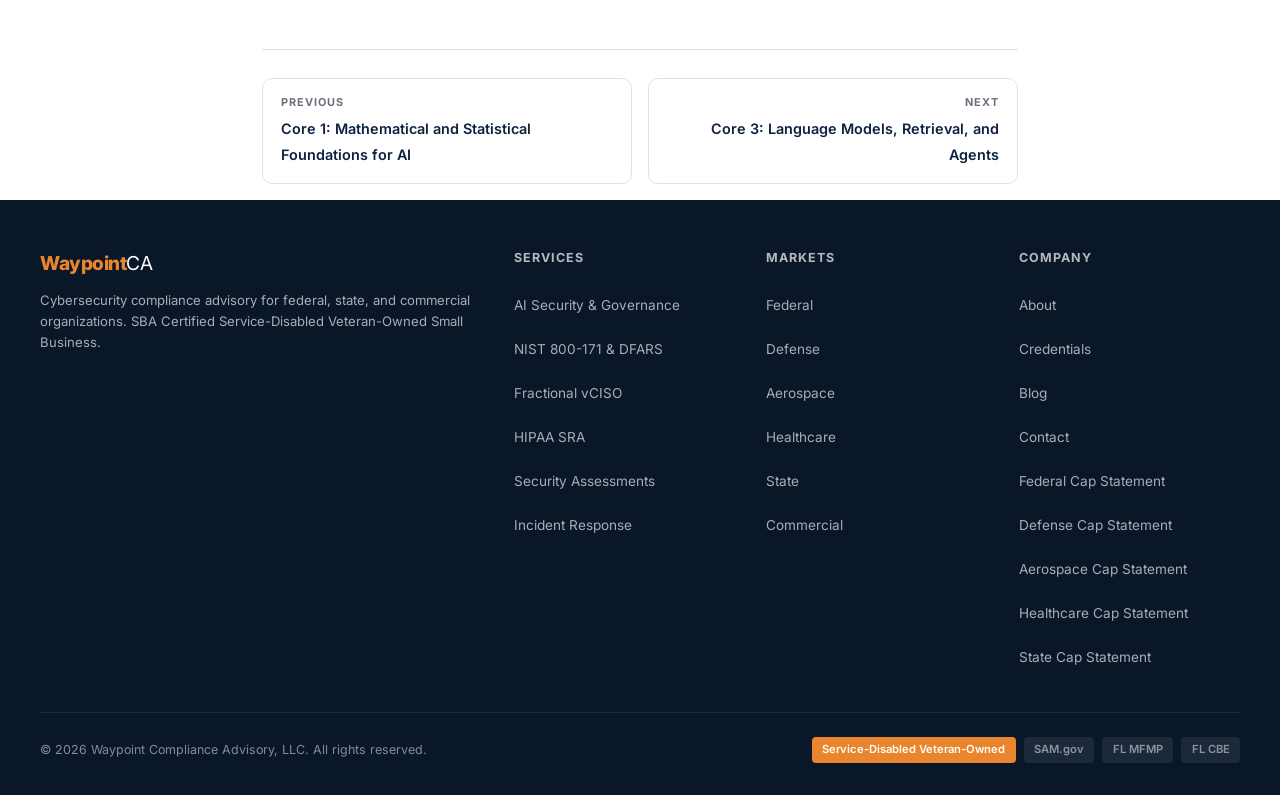
<file: ai-security/curriculum/modern-deep-learning/index.html>
<!DOCTYPE html>
<html lang="en">
<head>
    <meta charset="UTF-8">
    <meta name="viewport" content="width=device-width, initial-scale=1.0">
    <title>Modern Deep Learning and Representation | AI Security Curriculum</title>
    <meta name="description" content="Core 2. Transformers, the PyTorch and Hugging Face stack, LoRA and PEFT fine-tuning, diffusion models, and what internal representations leak to an adversary.">
    <link rel="canonical" href="https://waypointca.com/ai-security/curriculum/modern-deep-learning/">
    <meta name="author" content="Cameron Hopkin">
    <meta property="og:type" content="article">
    <meta property="og:title" content="Modern Deep Learning and Representation | AI Security Curriculum">
    <meta property="og:description" content="Core 2. Transformers, the PyTorch and Hugging Face stack, LoRA and PEFT fine-tuning, diffusion models, and what internal representations leak to an adversary.">
    <meta property="og:url" content="https://waypointca.com/ai-security/curriculum/modern-deep-learning/">
    <meta property="og:site_name" content="Waypoint Compliance Advisory">
    <meta property="og:image" content="https://waypointca.com/assets/waypoint-og.png">
    <meta name="twitter:card" content="summary_large_image">
    <meta name="twitter:title" content="Modern Deep Learning and Representation | AI Security Curriculum">
    <meta name="twitter:description" content="Core 2. Transformers, the PyTorch and Hugging Face stack, LoRA and PEFT fine-tuning, diffusion models, and what internal representations leak to an adversary.">
    <meta name="twitter:image" content="https://waypointca.com/assets/waypoint-og.png">
    <link rel="icon" href="/assets/favicon.ico" sizes="any">
    <link rel="icon" type="image/png" sizes="32x32" href="/assets/favicon-32x32.png">
    <link rel="icon" type="image/png" sizes="16x16" href="/assets/favicon-16x16.png">
    <link rel="apple-touch-icon" href="/assets/apple-touch-icon.png">
    <link rel="preconnect" href="https://fonts.googleapis.com">
    <link rel="preconnect" href="https://fonts.gstatic.com" crossorigin>
    <link href="https://fonts.googleapis.com/css2?family=Inter:wght@400;500;600;700;800&display=swap" rel="stylesheet">
<style>
        * { margin: 0; padding: 0; box-sizing: border-box; }
        html { scroll-behavior: smooth; }

        /* Skip link */
        .skip-link {
            position: absolute;
            top: -50px;
            left: 0;
            background: var(--accent);
            color: #fff;
            padding: 0.5rem 1.25rem;
            z-index: 200;
            font-weight: 600;
            text-decoration: none;
            border-radius: 0 0 6px 0;
        }
        .skip-link:focus { top: 0; }

        /* Focus indicators */
        a:focus-visible, button:focus-visible, [role="tab"]:focus-visible {
            outline: 2px solid var(--accent);
            outline-offset: 2px;
        }

        :root {
            --navy: #0d2240;
            --navy-mid: #153560;
            --navy-light: #1e4d80;
            --accent: #e8852d;
            --accent-hover: #d4751f;
            --accent-light: rgba(232, 133, 45, 0.1);
            --white: #ffffff;
            --off-white: #f8f9fb;
            --light-bg: #f1f3f7;
            --text-dark: #1a1a2e;
            --text-body: #404055;
            --text-muted: #6b7080;
            --green: #16804a;
            --green-light: #edf8f2;
            --border: #dde1e8;
            --gold: #b79740;
        }

        body {
            font-family: 'Inter', -apple-system, BlinkMacSystemFont, 'Segoe UI', Roboto, sans-serif;
            color: var(--text-body);
            line-height: 1.6;
            -webkit-font-smoothing: antialiased;
        }

        .container {
            max-width: 1200px;
            margin: 0 auto;
            padding: 0 2rem;
        }

        /* ═══════════════════════════════════
           NAV
        ═══════════════════════════════════ */
        .top-bar {
            background: var(--gold);
            color: var(--navy);
            text-align: center;
            padding: 0.45rem 1rem;
            font-size: 0.75rem;
            font-weight: 600;
            letter-spacing: 0.5px;
            text-transform: uppercase;
        }
        .top-bar span { opacity: 0.5; margin: 0 0.5rem; }

        nav {
            background: var(--navy);
            padding: 0 2rem;
            display: flex;
            justify-content: space-between;
            align-items: center;
            position: sticky;
            top: 0;
            z-index: 100;
            height: 64px;
            border-bottom: 1px solid rgba(255,255,255,0.08);
        }
        .logo {
            color: var(--accent);
            font-size: 1.35rem;
            font-weight: 800;
            text-decoration: none;
            letter-spacing: -0.5px;
        }
        .logo span { color: var(--white); font-weight: 400; }

        .nav-links { list-style: none; display: flex; gap: 0.25rem; align-items: center; }
        .nav-links a {
            color: rgba(255,255,255,0.8);
            text-decoration: none;
            font-size: 0.88rem;
            font-weight: 500;
            padding: 0.5rem 1rem;
            border-radius: 6px;
            transition: all 0.2s;
        }
        .nav-links a:hover { color: #fff; background: rgba(255,255,255,0.08); }
        .nav-cta {
            background: var(--accent) !important;
            color: var(--navy) !important;
            font-weight: 600 !important;
            padding: 0.5rem 1.25rem !important;
        }
        .nav-cta:hover { background: var(--accent-hover) !important; }

        /* Mobile nav toggle */
        .nav-toggle { display: none; background: none; border: none; cursor: pointer; padding: 0.5rem; }
        .nav-toggle svg { width: 24px; height: 24px; stroke: white; }

        /* ═══════════════════════════════════
           HERO
        ═══════════════════════════════════ */
        .hero {
            background: linear-gradient(160deg, var(--navy) 0%, var(--navy-mid) 40%, var(--navy-light) 100%);
            color: var(--white);
            padding: 6rem 2rem 5rem;
            position: relative;
            overflow: hidden;
        }
        .hero::before {
            content: '';
            position: absolute;
            top: 0; right: 0; bottom: 0; left: 0;
            background:
                radial-gradient(ellipse at 80% 20%, rgba(232,133,45,0.08) 0%, transparent 60%),
                radial-gradient(ellipse at 20% 80%, rgba(30,77,128,0.3) 0%, transparent 60%);
        }
        .hero-content {
            position: relative;
            max-width: 1200px;
            margin: 0 auto;
            display: grid;
            grid-template-columns: 1fr 1fr;
            gap: 4rem;
            align-items: center;
        }
        .hero-text { max-width: 580px; }
        .hero-eyebrow {
            display: inline-flex;
            align-items: center;
            gap: 0.5rem;
            background: rgba(255,255,255,0.08);
            border: 1px solid rgba(255,255,255,0.12);
            color: var(--accent);
            padding: 0.4rem 1rem;
            border-radius: 20px;
            font-size: 0.8rem;
            font-weight: 600;
            margin-bottom: 1.5rem;
            letter-spacing: 0.3px;
        }
        .hero-eyebrow .dot { width: 7px; height: 7px; background: var(--green); border-radius: 50%; }
        .hero h1 {
            font-size: 3rem;
            line-height: 1.12;
            font-weight: 800;
            letter-spacing: -1px;
            margin-bottom: 1.25rem;
        }
        .hero h1 .highlight { color: var(--accent); }
        .hero .subtitle {
            font-size: 1.1rem;
            color: rgba(255,255,255,0.7);
            line-height: 1.7;
            margin-bottom: 2rem;
        }
        .hero-actions { display: flex; gap: 1rem; flex-wrap: wrap; }

        .btn-primary {
            display: inline-flex;
            align-items: center;
            gap: 0.5rem;
            background: var(--accent);
            color: var(--navy);
            padding: 0.85rem 1.75rem;
            border-radius: 8px;
            text-decoration: none;
            font-weight: 600;
            font-size: 0.95rem;
            transition: all 0.2s;
            border: none;
            cursor: pointer;
        }
        .btn-primary:hover { background: var(--accent-hover); transform: translateY(-1px); }

        /* On dark backgrounds, use white text on accent buttons */
        .hero .btn-primary,
        .cta-section .btn-primary { color: var(--white); }

        .btn-outline {
            display: inline-flex;
            align-items: center;
            gap: 0.5rem;
            background: transparent;
            color: var(--white);
            padding: 0.85rem 1.75rem;
            border-radius: 8px;
            text-decoration: none;
            font-weight: 600;
            font-size: 0.95rem;
            transition: all 0.2s;
            border: 1px solid rgba(255,255,255,0.25);
        }
        .btn-outline:hover { background: rgba(255,255,255,0.08); border-color: rgba(255,255,255,0.4); }

        /* Hero stats */
        .hero-stats {
            display: grid;
            grid-template-columns: 1fr 1fr;
            gap: 1.5rem;
        }
        .stat-card {
            background: rgba(255,255,255,0.05);
            border: 1px solid rgba(255,255,255,0.1);
            border-radius: 12px;
            padding: 1.5rem;
            text-align: center;
        }
        .stat-card .number {
            font-size: 2.2rem;
            font-weight: 800;
            color: var(--accent);
            line-height: 1;
            margin-bottom: 0.25rem;
        }
        .stat-card .label {
            font-size: 0.82rem;
            color: rgba(255,255,255,0.6);
            line-height: 1.4;
        }

        /* ═══════════════════════════════════
           TRUST BAR
        ═══════════════════════════════════ */
        .trust-bar {
            background: var(--white);
            border-bottom: 1px solid var(--border);
            padding: 1.5rem 2rem;
        }
        .trust-bar-inner {
            max-width: 1200px;
            margin: 0 auto;
            display: flex;
            justify-content: center;
            align-items: center;
            gap: 2.5rem;
            flex-wrap: wrap;
        }
        .trust-item {
            display: flex;
            align-items: center;
            gap: 0.5rem;
            font-size: 0.82rem;
            font-weight: 600;
            color: var(--text-muted);
        }
        .trust-item svg {
            width: 18px;
            height: 18px;
            flex-shrink: 0;
        }

        /* ═══════════════════════════════════
           MARKET TABS
        ═══════════════════════════════════ */
        .markets-section {
            padding: 5rem 2rem;
            background: var(--white);
        }
        .section-header {
            text-align: center;
            margin-bottom: 3rem;
        }
        .section-label {
            display: inline-block;
            font-size: 0.78rem;
            font-weight: 700;
            text-transform: uppercase;
            letter-spacing: 1.5px;
            color: var(--navy);
            margin-bottom: 0.75rem;
        }
        .section-header h2 {
            font-size: 2.25rem;
            font-weight: 800;
            color: var(--navy);
            letter-spacing: -0.5px;
            margin-bottom: 0.75rem;
        }
        .section-header p {
            color: var(--text-muted);
            max-width: 600px;
            margin: 0 auto;
            font-size: 1.05rem;
        }

        .market-tabs {
            display: flex;
            justify-content: center;
            gap: 0.5rem;
            margin-bottom: 3rem;
            flex-wrap: wrap;
        }
        .market-tab {
            padding: 0.7rem 1.5rem;
            border: 2px solid var(--border);
            border-radius: 8px;
            font-size: 0.9rem;
            font-weight: 600;
            color: var(--text-muted);
            cursor: pointer;
            transition: all 0.2s;
            background: var(--white);
        }
        .market-tab:hover {
            border-color: var(--accent);
            color: var(--accent);
        }
        .market-tab.active {
            background: var(--navy);
            color: var(--white);
            border-color: var(--navy);
        }

        .market-panel { display: none; }
        .market-panel.active { display: block; }

        .market-content {
            max-width: 1200px;
            margin: 0 auto;
            display: grid;
            grid-template-columns: 1fr 1fr;
            gap: 3rem;
            align-items: start;
        }
        .market-info h3 {
            font-size: 1.6rem;
            font-weight: 700;
            color: var(--navy);
            margin-bottom: 0.75rem;
            letter-spacing: -0.3px;
        }
        .market-info .lead {
            font-size: 1.05rem;
            color: var(--text-body);
            margin-bottom: 1.5rem;
            line-height: 1.7;
        }
        .market-pain-points {
            list-style: none;
            margin-bottom: 2rem;
        }
        .market-pain-points li {
            display: flex;
            gap: 0.75rem;
            padding: 0.6rem 0;
            font-size: 0.92rem;
            color: var(--text-body);
            align-items: flex-start;
        }
        .market-pain-points li svg {
            flex-shrink: 0;
            margin-top: 2px;
        }

        .market-services {
            display: grid;
            gap: 1rem;
        }
        .market-service-card {
            background: var(--off-white);
            border: 1px solid var(--border);
            border-radius: 10px;
            padding: 1.25rem 1.5rem;
            transition: all 0.2s;
        }
        .market-service-card:hover {
            border-color: var(--accent);
            box-shadow: 0 2px 12px rgba(232,133,45,0.1);
        }
        .market-service-card h4 {
            font-size: 1rem;
            font-weight: 700;
            color: var(--navy);
            margin-bottom: 0.35rem;
        }
        .market-service-card p {
            font-size: 0.85rem;
            color: var(--text-muted);
            line-height: 1.5;
        }
        .market-service-card .tag {
            display: inline-block;
            font-size: 0.68rem;
            padding: 0.15rem 0.5rem;
            border-radius: 3px;
            font-weight: 600;
            margin-top: 0.5rem;
        }
        .tag-framework { background: var(--accent-light); color: var(--accent); }
        .tag-popular { background: var(--green-light); color: var(--green); }

        .advisory-note {
            background: var(--off-white);
            border-left: 3px solid var(--accent);
            border-radius: 0 8px 8px 0;
            padding: 1rem 1.25rem;
            margin-bottom: 2rem;
            font-size: 0.85rem;
            line-height: 1.65;
            color: var(--text-body);
        }
        .advisory-note strong { color: var(--navy); }

        /* ═══════════════════════════════════
           SERVICES
        ═══════════════════════════════════ */
        .services-section {
            padding: 5rem 2rem;
            background: var(--off-white);
        }
        .services-grid {
            display: grid;
            grid-template-columns: repeat(3, 1fr);
            gap: 1.5rem;
            max-width: 1200px;
            margin: 0 auto;
        }
        .service-card {
            background: var(--white);
            border: 1px solid var(--border);
            border-radius: 12px;
            padding: 2rem;
            transition: all 0.25s;
            position: relative;
        }
        .service-card:hover {
            border-color: var(--accent);
            box-shadow: 0 4px 20px rgba(0,0,0,0.06);
            transform: translateY(-2px);
        }
        .service-card.featured {
            border: 2px solid var(--accent);
            background: linear-gradient(to bottom, var(--accent-light), var(--white));
        }
        .service-card .flag {
            position: absolute;
            top: -10px;
            left: 2rem;
            background: var(--accent);
            color: var(--white);
            font-size: 0.66rem;
            font-weight: 700;
            text-transform: uppercase;
            letter-spacing: 0.8px;
            padding: 0.2rem 0.65rem;
            border-radius: 4px;
        }
        .service-card .card-icon {
            width: 44px;
            height: 44px;
            border-radius: 10px;
            display: flex;
            align-items: center;
            justify-content: center;
            margin-bottom: 1rem;
            background: var(--accent-light);
        }
        .service-card .card-icon svg { width: 22px; height: 22px; }
        .service-card .card-icon.green { background: var(--green-light); }
        .service-card h3 {
            font-size: 1.1rem;
            font-weight: 700;
            color: var(--navy);
            margin-bottom: 0.5rem;
        }
        .service-card p {
            font-size: 0.88rem;
            color: var(--text-muted);
            margin-bottom: 1rem;
            line-height: 1.6;
        }
        .service-card ul {
            list-style: none;
            font-size: 0.83rem;
        }
        .service-card ul li {
            display: flex;
            align-items: center;
            gap: 0.5rem;
            padding: 0.25rem 0;
            color: var(--text-body);
        }
        .service-card ul li svg { flex-shrink: 0; }

        /* ═══════════════════════════════════
           WHY WAYPOINT
        ═══════════════════════════════════ */
        .why-section {
            padding: 5rem 2rem;
            background: var(--navy);
            color: var(--white);
            position: relative;
            overflow: hidden;
        }
        .why-section::before {
            content: '';
            position: absolute;
            top: 0; right: 0; bottom: 0; left: 0;
            background: radial-gradient(ellipse at 30% 50%, rgba(30,77,128,0.4) 0%, transparent 60%);
        }
        .why-section .section-header h2 { color: var(--white); }
        .why-section .section-header p { color: rgba(255,255,255,0.6); }
        .why-section .section-label { color: var(--accent); }

        .why-grid {
            display: grid;
            grid-template-columns: repeat(4, 1fr);
            gap: 2rem;
            max-width: 1200px;
            margin: 0 auto;
            position: relative;
        }
        .why-card {
            text-align: center;
            padding: 2rem 1.5rem;
            background: rgba(255,255,255,0.04);
            border: 1px solid rgba(255,255,255,0.08);
            border-radius: 12px;
            transition: all 0.25s;
        }
        .why-card:hover {
            background: rgba(255,255,255,0.08);
            transform: translateY(-2px);
        }
        .why-card .card-icon {
            width: 52px;
            height: 52px;
            border-radius: 12px;
            display: flex;
            align-items: center;
            justify-content: center;
            margin: 0 auto 1rem;
            background: rgba(232,133,45,0.15);
        }
        .why-card .card-icon svg { width: 26px; height: 26px; }
        .why-card h3 {
            font-size: 1rem;
            font-weight: 700;
            color: var(--accent);
            margin-bottom: 0.5rem;
        }
        .why-card p {
            font-size: 0.85rem;
            color: rgba(255,255,255,0.6);
            line-height: 1.6;
        }

        /* ═══════════════════════════════════
           BLOG / INSIGHTS
        ═══════════════════════════════════ */
        .blog-section {
            padding: 5rem 2rem;
            background: var(--off-white);
        }
        .blog-grid {
            display: grid;
            grid-template-columns: repeat(3, 1fr);
            gap: 1.75rem;
            max-width: 1200px;
            margin: 0 auto;
        }
        .blog-card {
            background: var(--white);
            border: 1px solid var(--border);
            border-radius: 12px;
            overflow: hidden;
            transition: all 0.25s;
            display: flex;
            flex-direction: column;
            text-decoration: none;
            color: inherit;
        }
        .blog-card:hover {
            border-color: var(--accent);
            box-shadow: 0 4px 20px rgba(0,0,0,0.06);
            transform: translateY(-3px);
        }
        .blog-card-body {
            padding: 1.5rem;
            display: flex;
            flex-direction: column;
            flex: 1;
        }
        .blog-card-meta {
            display: flex;
            align-items: center;
            gap: 0.75rem;
            font-size: 0.75rem;
            color: var(--text-muted);
            font-weight: 500;
            margin-bottom: 0.75rem;
        }
        .blog-card-category {
            background: var(--accent-light);
            color: var(--accent);
            padding: 0.2rem 0.6rem;
            border-radius: 4px;
            font-weight: 600;
            font-size: 0.7rem;
            text-transform: uppercase;
            letter-spacing: 0.5px;
        }
        .blog-card h3 {
            font-size: 1.1rem;
            font-weight: 700;
            color: var(--navy);
            margin-bottom: 0.6rem;
            line-height: 1.35;
            letter-spacing: -0.2px;
        }
        .blog-card p {
            font-size: 0.88rem;
            color: var(--text-muted);
            line-height: 1.6;
            flex: 1;
        }
        .blog-card-tags {
            display: flex;
            gap: 0.4rem;
            flex-wrap: wrap;
            margin-top: 1rem;
        }
        .blog-card-tags span {
            font-size: 0.7rem;
            padding: 0.2rem 0.55rem;
            border-radius: 4px;
            background: var(--light-bg);
            color: var(--text-muted);
            font-weight: 500;
        }
        .blog-cta {
            text-align: center;
            margin-top: 2.5rem;
        }
        .blog-cta a {
            display: inline-flex;
            align-items: center;
            gap: 0.5rem;
            color: var(--accent);
            text-decoration: none;
            font-weight: 600;
            font-size: 0.95rem;
            padding: 0.6rem 1.25rem;
            border: 2px solid var(--accent);
            border-radius: 8px;
            transition: all 0.2s;
        }
        .blog-cta a:hover {
            background: var(--accent);
            color: var(--white);
        }

        /* ═══════════════════════════════════
           CREDENTIALS & BUSINESS INFO
        ═══════════════════════════════════ */
        .credentials-section {
            padding: 5rem 2rem;
            background: var(--white);
        }
        .cred-grid {
            max-width: 1200px;
            margin: 0 auto;
            display: grid;
            grid-template-columns: 1fr 1fr;
            gap: 3rem;
        }
        .cred-block h3 {
            font-size: 1.15rem;
            font-weight: 700;
            color: var(--navy);
            margin-bottom: 1.25rem;
            display: flex;
            align-items: center;
            gap: 0.5rem;
        }
        .cred-block h3 svg { width: 20px; height: 20px; }

        .cert-grid {
            display: flex;
            gap: 0.5rem;
            flex-wrap: wrap;
        }
        .cert-badge {
            background: var(--navy);
            color: var(--white);
            padding: 0.45rem 1rem;
            border-radius: 6px;
            font-size: 0.82rem;
            font-weight: 600;
        }

        .biz-grid {
            display: grid;
            grid-template-columns: 1fr 1fr;
            gap: 1rem;
        }
        .biz-item {
            background: var(--off-white);
            padding: 1rem 1.25rem;
            border-radius: 8px;
            border: 1px solid var(--border);
        }
        .biz-item .biz-label {
            display: block;
            font-size: 0.68rem;
            text-transform: uppercase;
            letter-spacing: 1px;
            color: var(--text-muted);
            font-weight: 600;
            margin-bottom: 0.2rem;
        }
        .biz-item .value {
            font-weight: 700;
            color: var(--navy);
            font-size: 0.92rem;
        }

        .download-row {
            margin-top: 1.5rem;
        }
        .btn-secondary {
            display: inline-flex;
            align-items: center;
            gap: 0.5rem;
            background: var(--navy);
            color: var(--white);
            padding: 0.75rem 1.5rem;
            border-radius: 8px;
            text-decoration: none;
            font-weight: 600;
            font-size: 0.88rem;
            transition: all 0.2s;
        }
        .btn-secondary:hover { background: var(--navy-mid); }

        /* ═══════════════════════════════════
           CTA / CONTACT
        ═══════════════════════════════════ */
        .cta-section {
            padding: 5rem 2rem;
            background: linear-gradient(160deg, var(--navy) 0%, var(--navy-mid) 100%);
            color: var(--white);
            text-align: center;
            position: relative;
            overflow: hidden;
        }
        .cta-section::before {
            content: '';
            position: absolute;
            top: 0; right: 0; bottom: 0; left: 0;
            background: radial-gradient(ellipse at 50% 0%, rgba(232,133,45,0.1) 0%, transparent 60%);
        }
        .cta-content {
            position: relative;
            max-width: 650px;
            margin: 0 auto;
        }
        .cta-content h2 {
            font-size: 2.25rem;
            font-weight: 800;
            margin-bottom: 1rem;
            letter-spacing: -0.5px;
        }
        .cta-content p {
            font-size: 1.05rem;
            color: rgba(255,255,255,0.7);
            margin-bottom: 2rem;
            line-height: 1.7;
        }
        .cta-actions {
            display: flex;
            justify-content: center;
            gap: 1rem;
            flex-wrap: wrap;
            margin-bottom: 2rem;
        }
        .cta-email {
            margin-top: 1rem;
            font-size: 0.9rem;
            color: rgba(255,255,255,0.65);
        }
        .cta-email a {
            color: var(--accent);
            text-decoration: none;
            font-weight: 600;
        }
        .cta-email a:hover { text-decoration: underline; }

        .expect-grid {
            display: grid;
            grid-template-columns: repeat(3, 1fr);
            gap: 1.5rem;
            max-width: 700px;
            margin: 2.5rem auto 0;
        }
        .expect-item {
            text-align: center;
        }
        .expect-item .step {
            width: 32px;
            height: 32px;
            border-radius: 50%;
            background: rgba(232,133,45,0.2);
            color: var(--accent);
            font-size: 0.85rem;
            font-weight: 700;
            display: flex;
            align-items: center;
            justify-content: center;
            margin: 0 auto 0.5rem;
        }
        .expect-item p {
            font-size: 0.82rem;
            color: rgba(255,255,255,0.6);
            margin-bottom: 0;
        }

        /* ═══════════════════════════════════
           FOOTER
        ═══════════════════════════════════ */
        footer {
            background: #091729;
            color: rgba(255,255,255,0.5);
            padding: 3rem 2rem 2rem;
        }
        .footer-inner {
            max-width: 1200px;
            margin: 0 auto;
            display: grid;
            grid-template-columns: 2fr 1fr 1fr 1fr;
            gap: 2rem;
        }
        .footer-brand .logo { font-size: 1.2rem; }
        .footer-brand p {
            font-size: 0.82rem;
            margin-top: 0.75rem;
            line-height: 1.6;
            color: rgba(255,255,255,0.65);
        }
        .footer-col h4 {
            font-size: 0.78rem;
            font-weight: 700;
            text-transform: uppercase;
            letter-spacing: 1px;
            color: rgba(255,255,255,0.7);
            margin-bottom: 1rem;
        }
        .footer-col a {
            display: block;
            color: rgba(255,255,255,0.65);
            text-decoration: none;
            font-size: 0.85rem;
            padding: 0.5rem 0;
            min-height: 44px;
            display: flex;
            align-items: center;
            transition: color 0.2s;
        }
        .footer-col a:hover { color: var(--accent); }

        .footer-bottom {
            max-width: 1200px;
            margin: 2rem auto 0;
            padding-top: 1.5rem;
            border-top: 1px solid rgba(255,255,255,0.08);
            display: flex;
            justify-content: space-between;
            align-items: center;
            flex-wrap: wrap;
            gap: 1rem;
        }
        .footer-bottom p { font-size: 0.78rem; }
        .footer-badges {
            display: flex;
            gap: 0.5rem;
            flex-wrap: wrap;
        }
        .footer-badge {
            padding: 0.25rem 0.65rem;
            border-radius: 4px;
            font-size: 0.7rem;
            font-weight: 600;
        }
        .footer-badge.veteran { background: var(--accent); color: var(--white); }
        .footer-badge.reg { background: rgba(255,255,255,0.08); color: rgba(255,255,255,0.5); }

        /* ═══════════════════════════════════
           RESPONSIVE
        ═══════════════════════════════════ */
        @media (max-width: 1024px) {
            .hero-content { grid-template-columns: 1fr; gap: 2rem; }
            .hero-stats { grid-template-columns: repeat(4, 1fr); }
            .services-grid { grid-template-columns: repeat(2, 1fr); }
            .why-grid { grid-template-columns: repeat(2, 1fr); }
            .blog-grid { grid-template-columns: 1fr 1fr; }
            .footer-inner { grid-template-columns: 1fr 1fr; }
        }

        @media (max-width: 768px) {
            .hero { padding: 4rem 1.5rem 3rem; }
            .hero h1 { font-size: 2rem; }
            .hero-stats { grid-template-columns: repeat(2, 1fr); }
            .hero-actions { flex-direction: column; }
            .hero-actions a { text-align: center; }
            .nav-links { display: none; }
            .nav-links.show {
                display: flex;
                flex-direction: column;
                position: absolute;
                top: 64px;
                left: 0;
                right: 0;
                background: var(--navy);
                padding: 1rem;
                border-bottom: 1px solid rgba(255,255,255,0.08);
                z-index: 99;
            }
            .nav-links.show li { width: 100%; }
            .nav-links.show a { display: block; padding: 0.75rem 1rem; min-height: 44px; }
            .nav-toggle { display: block; }
            .services-grid { grid-template-columns: 1fr; }
            .why-grid { grid-template-columns: 1fr; }
            .market-content { grid-template-columns: 1fr; }
            .market-tabs { gap: 0.35rem; }
            .market-tab { padding: 0.6rem 1rem; font-size: 0.82rem; }
            .blog-grid { grid-template-columns: 1fr; }
            .cred-grid { grid-template-columns: 1fr; }
            .expect-grid { grid-template-columns: 1fr; }
            .footer-inner { grid-template-columns: 1fr; }
            .footer-bottom { flex-direction: column; text-align: center; }
            .top-bar { font-size: 0.65rem; padding: 0.4rem 0.5rem; }
        }
    
        /* ── Curriculum ───────────────────────────────── */
        .crumbs { background: var(--off-white); border-bottom: 1px solid var(--border);
                  padding: 0.7rem 2rem; font-size: 0.82rem; }
        .crumbs-inner { max-width: 1200px; margin: 0 auto; color: var(--text-muted); }
        .crumbs a { color: var(--text-muted); text-decoration: none; }
        .crumbs a:hover { color: var(--accent); text-decoration: underline; }
        .crumbs .sep { margin: 0 0.45rem; opacity: 0.5; }
        .crumbs [aria-current] { color: var(--navy); font-weight: 600; }

        .doc { max-width: 820px; margin: 0 auto; padding: 3rem 2rem 1rem; }
        .doc h2 { font-size: 1.55rem; font-weight: 800; color: var(--navy);
                  letter-spacing: -0.4px; margin: 2.75rem 0 1rem; }
        .doc h2:first-child { margin-top: 0; }
        .doc h3 { font-size: 1.12rem; font-weight: 700; color: var(--navy); margin: 1.9rem 0 0.6rem; }
        .doc p { margin-bottom: 1.15rem; line-height: 1.75; }
        .doc ul, .doc ol { margin: 0 0 1.35rem 1.35rem; }
        .doc li { margin-bottom: 0.55rem; line-height: 1.7; }
        .doc a { color: var(--accent); text-decoration: underline; text-underline-offset: 2px; }
        .doc a:hover { color: var(--accent-hover); }
        .doc code { font-family: ui-monospace, SFMono-Regular, Menlo, monospace; font-size: 0.88em;
                    background: var(--light-bg); padding: 0.12rem 0.35rem; border-radius: 4px;
                    color: var(--navy); }
        .doc pre { background: var(--navy); color: #e6edf3; padding: 1.1rem 1.3rem;
                   border-radius: 8px; overflow-x: auto; margin: 0 0 1.5rem; font-size: 0.84rem;
                   line-height: 1.6; }
        .doc pre code { background: none; padding: 0; color: inherit; }

        .kicker { display: inline-block; font-size: 0.72rem; font-weight: 700;
                  text-transform: uppercase; letter-spacing: 1.4px; color: var(--accent);
                  margin-bottom: 0.6rem; }
        .lede { font-size: 1.12rem; color: var(--text-body); line-height: 1.7;
                border-left: 3px solid var(--accent); padding-left: 1.1rem; margin-bottom: 2rem; }
        .note { background: var(--off-white); border-left: 3px solid var(--gold);
                border-radius: 0 8px 8px 0; padding: 1rem 1.25rem; margin-bottom: 2rem;
                font-size: 0.9rem; line-height: 1.65; }

        .tbl { width: 100%; border-collapse: collapse; margin: 0 0 1.75rem; font-size: 0.9rem;
               display: block; overflow-x: auto; }
        .tbl th, .tbl td { border: 1px solid var(--border); padding: 0.6rem 0.8rem; text-align: left; }
        .tbl th { background: var(--light-bg); color: var(--navy); font-weight: 700; }
        .tbl td:first-child, .tbl th:first-child { white-space: nowrap; }
        .tbl tr.total td { font-weight: 700; color: var(--navy); background: var(--off-white); }

        .core-grid { display: grid; grid-template-columns: repeat(2, 1fr); gap: 1.1rem;
                     margin: 0 0 1.5rem; }
        .core-card { display: block; background: var(--white); border: 1px solid var(--border);
                     border-radius: 10px; padding: 1.15rem 1.3rem; text-decoration: none;
                     color: inherit; transition: all 0.2s; }
        .core-card:hover { border-color: var(--accent); box-shadow: 0 3px 14px rgba(0,0,0,0.05);
                           transform: translateY(-2px); }
        .core-card .c-code { font-size: 0.7rem; font-weight: 700; letter-spacing: 1px;
                             text-transform: uppercase; color: var(--accent); }
        .core-card .c-title { font-size: 1rem; font-weight: 700; color: var(--navy);
                              margin: 0.3rem 0 0.35rem; line-height: 1.35; }
        .core-card .c-desc { font-size: 0.85rem; color: var(--text-muted); line-height: 1.55; }
        .core-card .c-flag { display: inline-block; font-size: 0.63rem; font-weight: 700;
                             text-transform: uppercase; letter-spacing: 0.6px; padding: 0.12rem 0.45rem;
                             border-radius: 3px; background: var(--accent-light); color: var(--accent);
                             margin-left: 0.4rem; vertical-align: middle; }

        .weekrow { border-left: 2px solid var(--border); padding-left: 1.1rem; margin-bottom: 1.2rem; }
        .weekrow .wk { font-weight: 700; color: var(--navy); font-size: 0.95rem; }
        .weekrow .wt { font-weight: 600; color: var(--text-dark); }
        .weekrow .lab { display: block; margin-top: 0.3rem; font-size: 0.85rem;
                        color: var(--accent); font-weight: 600; }

        .refs { font-size: 0.86rem; }
        .refs li { margin-bottom: 0.75rem; word-break: break-word; }

        .pager { display: grid; grid-template-columns: 1fr 1fr; gap: 1rem; margin: 3rem 0 0;
                 padding-top: 1.75rem; border-top: 1px solid var(--border); }
        .pager a { display: block; text-decoration: none; color: inherit; background: var(--white);
                   border: 1px solid var(--border); border-radius: 10px; padding: 0.95rem 1.15rem;
                   transition: all 0.2s; }
        .pager a:hover { border-color: var(--accent); }
        .pager .dir { display: block; font-size: 0.68rem; font-weight: 700; text-transform: uppercase;
                      letter-spacing: 1px; color: var(--text-muted); margin-bottom: 0.3rem; }
        .pager .t { font-size: 0.9rem; font-weight: 600; color: var(--navy); line-height: 1.35; }
        .pager .next { text-align: right; }

        @media (max-width: 768px) {
            .doc { padding: 2rem 1.25rem 1rem; }
            .doc h2 { font-size: 1.3rem; }
            .core-grid { grid-template-columns: 1fr; }
            .pager { grid-template-columns: 1fr; }
            .pager .next { text-align: left; }
            .crumbs { padding: 0.7rem 1.25rem; font-size: 0.76rem; }
        }
</style>
    <script type="application/ld+json">
    {"@context":"https://schema.org","@type":"Course","name":"Modern Deep Learning and Representation","description":"Core 2. Transformers, the PyTorch and Hugging Face stack, LoRA and PEFT fine-tuning, diffusion models, and what internal representations leak to an adversary.","url":"https://waypointca.com/ai-security/curriculum/modern-deep-learning/","courseCode":"Core 2","educationalLevel":"Doctoral","numberOfCredits":4,"teaches":["Explain and implement the transformer end to end.","Fine-tune open models with LoRA and PEFT.","Reason about what representations encode and leak."],"author":{"@type":"Person","name":"Cameron Hopkin","url":"https://waypointca.com/#about"},"provider":{"@type":"Organization","name":"Waypoint Compliance Advisory, LLC","url":"https://waypointca.com"},"isPartOf":{"@type":"EducationalOccupationalProgram","name":"Applied AI Security and Assurance Curriculum","url":"https://waypointca.com/ai-security/curriculum/"}}
    </script>
    <script type="application/ld+json">
    {"@context":"https://schema.org","@type":"BreadcrumbList","itemListElement":[{"@type":"ListItem","position":1,"name":"Home","item":"https://waypointca.com/"},{"@type":"ListItem","position":2,"name":"AI Security","item":"https://waypointca.com/ai-security/"},{"@type":"ListItem","position":3,"name":"Curriculum","item":"https://waypointca.com/ai-security/curriculum/"},{"@type":"ListItem","position":4,"name":"Modern Deep Learning and Representation","item":"https://waypointca.com/ai-security/curriculum/modern-deep-learning/"}]}
    </script>
    <!-- Google tag (gtag.js) -->
    <script async src="https://www.googletagmanager.com/gtag/js?id=G-YKWY9GBXCT"></script>
    <script>
      window.dataLayer = window.dataLayer || [];
      function gtag(){dataLayer.push(arguments);}
      gtag('js', new Date());
      gtag('config', 'G-YKWY9GBXCT');
    </script>
</head>
<body>

<a href="#main-content" class="skip-link">Skip to main content</a>

<div class="top-bar">
    SBA Certified SDVOSB <span>|</span> FL Certified Business Enterprise <span>|</span> SAM.gov Registered <span>|</span> MFMP Vendor
</div>

<!-- NAV -->
<nav aria-label="Main navigation">
    <a href="/" class="logo">Waypoint<span>CA</span></a>
    <ul class="nav-links">
        <li><a href="/#markets">Markets</a></li>
        <li><a href="/ai-security/">AI Security</a></li>
        <li><a href="/#services">Services</a></li>
        <li><a href="/#about">About</a></li>
        <li><a href="/#credentials">Credentials</a></li>
        <li><a href="/blog/">Blog</a></li>
        <li><a href="/#contact" class="nav-cta">Get Started</a></li>
    </ul>
    <button class="nav-toggle" aria-label="Toggle navigation menu" aria-expanded="false"
            onclick="var nl=document.querySelector('.nav-links');nl.classList.toggle('show');this.setAttribute('aria-expanded',nl.classList.contains('show'))">
        <svg aria-hidden="true" fill="none" viewBox="0 0 24 24" stroke-width="2"><path stroke-linecap="round" d="M4 6h16M4 12h16M4 18h16"/></svg>
    </button>
</nav>


<main id="main-content">
<section class="hero">
    <div class="hero-content" style="grid-template-columns:1fr;">
        <div class="hero-text" style="max-width:860px;">
            <div class="hero-eyebrow"><span class="dot" aria-hidden="true"></span>Core 2</div>
            <h1>Modern Deep Learning and Representation</h1>
        </div>
    </div>
</section>

<nav class="crumbs" aria-label="Breadcrumb"><div class="crumbs-inner"><a href="/">Home</a><span class="sep">/</span><a href="/ai-security/">AI Security</a><span class="sep">/</span><a href="/ai-security/curriculum/">Curriculum</a><span class="sep">/</span><span aria-current="page">Modern Deep Learning and Representation</span></div></nav>

<div class="doc">
    <p><a href="/ai-security/curriculum/">Part of the Applied AI Security and Assurance curriculum</a>,
    authored by Cameron Hopkin, CISSP, CEH, CHFI. Published as a reference, not an
    enrollable course.</p>

    <h2>Description</h2><p>Replaces the dated bag-of-words and GAN-centric approach with the actual modern stack: transformers, the Hugging Face and PyTorch ecosystem, and diffusion as the generative flagship. The models that define the field are built in this ecosystem <a href="/ai-security/curriculum/#ref-5">[5]</a>.</p><h2>Outcomes</h2><ul><li>Explain and implement the transformer end to end.</li><li>Fine-tune open models with LoRA and PEFT.</li><li>Reason about what representations encode and leak.</li></ul><h2>Modules</h2><ol><li>Transformer architecture, attention, tokenization, and embeddings.</li><li>Training dynamics and transfer learning.</li><li>Fine-tuning, LoRA, and PEFT.</li><li>Diffusion models as the modern generative flagship, with GANs treated as history.</li><li>Interpretability primitives and probing.</li><li>Representation leakage.</li></ol><h2>Signature lab</h2><p>Fine-tune an open model with LoRA using the <a href="https://huggingface.co/" rel="noopener">Hugging Face</a> ecosystem and document precisely what changed in its behavior and why.</p><h2>Research thread</h2><p>What a model's internal representations reveal, and what that leaks to an adversary.</p>

    <div class="pager"><a href="/ai-security/curriculum/mathematical-foundations-for-ai/"><span class="dir">Previous</span><span class="t">Core 1: Mathematical and Statistical Foundations for AI</span></a><a href="/ai-security/curriculum/language-models-retrieval-agents/" class="next"><span class="dir">Next</span><span class="t">Core 3: Language Models, Retrieval, and Agents</span></a></div>
</div>
</main>

<!-- FOOTER -->
<footer aria-label="Site footer">
    <div class="footer-inner">
        <div class="footer-brand">
            <a href="/" class="logo">Waypoint<span>CA</span></a>
            <p>Cybersecurity compliance advisory for federal, state, and commercial organizations. SBA Certified Service-Disabled Veteran-Owned Small Business.</p>
        </div>
        <div class="footer-col">
            <h4>Services</h4>
            <a href="/ai-security/">AI Security &amp; Governance</a>
            <a href="/#services">NIST 800-171 &amp; DFARS</a>
            <a href="/#services">Fractional vCISO</a>
            <a href="/#services">HIPAA SRA</a>
            <a href="/#services">Security Assessments</a>
            <a href="/#services">Incident Response</a>
        </div>
        <div class="footer-col">
            <h4>Markets</h4>
            <a href="/#markets" onclick="switchMarket('federal')">Federal</a>
            <a href="/#markets" onclick="switchMarket('defense')">Defense</a>
            <a href="/#markets" onclick="switchMarket('aerospace')">Aerospace</a>
            <a href="/#markets" onclick="switchMarket('healthcare')">Healthcare</a>
            <a href="/#markets" onclick="switchMarket('state')">State</a>
            <a href="/#markets" onclick="switchMarket('commercial')">Commercial</a>
        </div>
        <div class="footer-col">
            <h4>Company</h4>
            <a href="/#about">About</a>
            <a href="/#credentials">Credentials</a>
            <a href="/blog/">Blog</a>
            <a href="/#contact">Contact</a>
            <a href="/assets/Waypoint_CapStmt_Federal.pdf">Federal Cap Statement</a>
            <a href="/assets/Waypoint_CapStmt_Defense.pdf">Defense Cap Statement</a>
            <a href="/assets/Waypoint_CapStmt_Aerospace.pdf">Aerospace Cap Statement</a>
            <a href="/assets/Waypoint_CapStmt_Healthcare.pdf">Healthcare Cap Statement</a>
            <a href="/assets/Waypoint_CapStmt_State.pdf">State Cap Statement</a>
        </div>
    </div>
    <div class="footer-bottom">
        <p>&copy; 2026 Waypoint Compliance Advisory, LLC. All rights reserved.</p>
        <div class="footer-badges">
            <span class="footer-badge veteran">Service-Disabled Veteran-Owned</span>
            <span class="footer-badge reg">SAM.gov</span>
            <span class="footer-badge reg">FL MFMP</span>
            <span class="footer-badge reg">FL CBE</span>
        </div>
    </div>
</footer>

<script>function switchMarket(m) { window.location.href = '/#markets'; }</script>

</body>
</html>
</file>
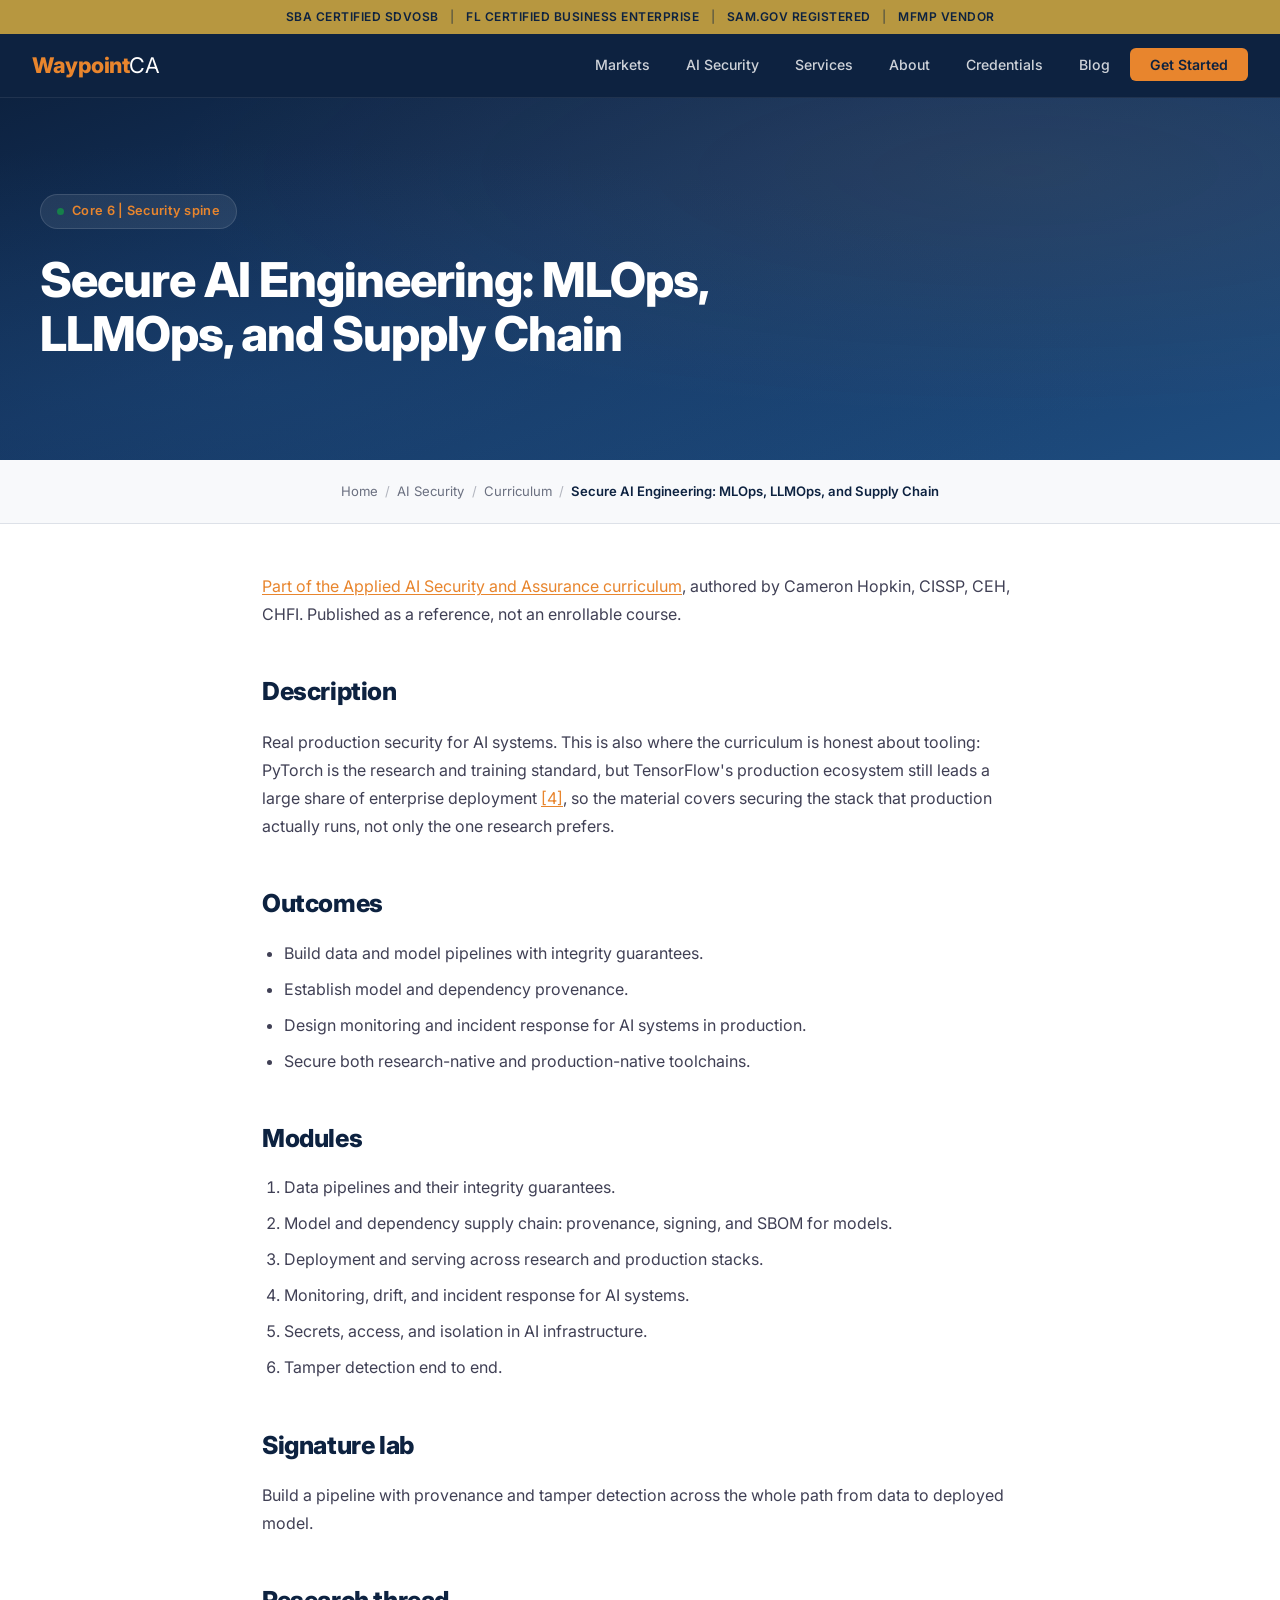
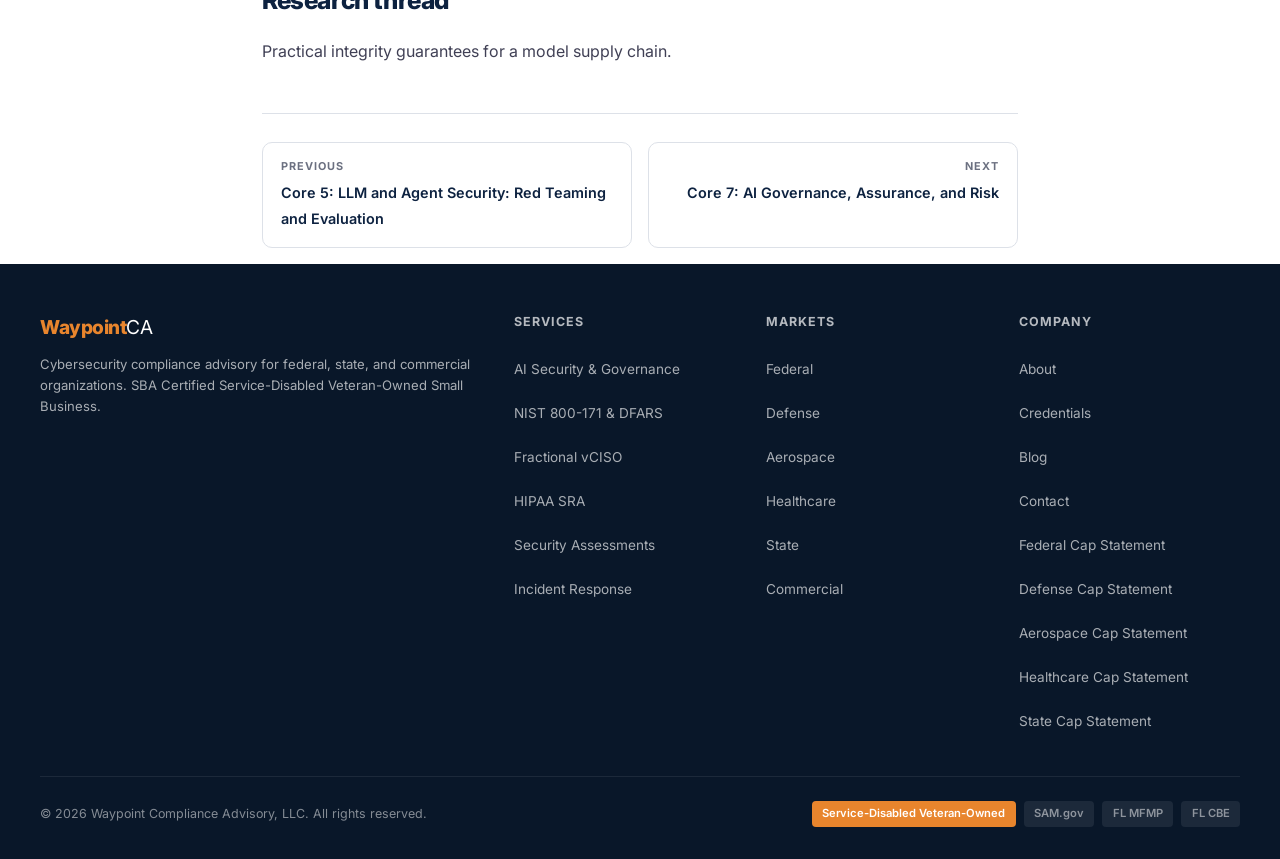
<file: ai-security/curriculum/secure-ai-engineering-mlops/index.html>
<!DOCTYPE html>
<html lang="en">
<head>
    <meta charset="UTF-8">
    <meta name="viewport" content="width=device-width, initial-scale=1.0">
    <title>Secure AI Engineering: MLOps, LLMOps, and Supply Chain | AI Security Curriculum</title>
    <meta name="description" content="Core 6. Data and model pipeline integrity, model provenance and signing, SBOM for models, monitoring and incident response for AI systems in production.">
    <link rel="canonical" href="https://waypointca.com/ai-security/curriculum/secure-ai-engineering-mlops/">
    <meta name="author" content="Cameron Hopkin">
    <meta property="og:type" content="article">
    <meta property="og:title" content="Secure AI Engineering: MLOps, LLMOps, and Supply Chain | AI Security Curriculum">
    <meta property="og:description" content="Core 6. Data and model pipeline integrity, model provenance and signing, SBOM for models, monitoring and incident response for AI systems in production.">
    <meta property="og:url" content="https://waypointca.com/ai-security/curriculum/secure-ai-engineering-mlops/">
    <meta property="og:site_name" content="Waypoint Compliance Advisory">
    <meta property="og:image" content="https://waypointca.com/assets/waypoint-og.png">
    <meta name="twitter:card" content="summary_large_image">
    <meta name="twitter:title" content="Secure AI Engineering: MLOps, LLMOps, and Supply Chain | AI Security Curriculum">
    <meta name="twitter:description" content="Core 6. Data and model pipeline integrity, model provenance and signing, SBOM for models, monitoring and incident response for AI systems in production.">
    <meta name="twitter:image" content="https://waypointca.com/assets/waypoint-og.png">
    <link rel="icon" href="/assets/favicon.ico" sizes="any">
    <link rel="icon" type="image/png" sizes="32x32" href="/assets/favicon-32x32.png">
    <link rel="icon" type="image/png" sizes="16x16" href="/assets/favicon-16x16.png">
    <link rel="apple-touch-icon" href="/assets/apple-touch-icon.png">
    <link rel="preconnect" href="https://fonts.googleapis.com">
    <link rel="preconnect" href="https://fonts.gstatic.com" crossorigin>
    <link href="https://fonts.googleapis.com/css2?family=Inter:wght@400;500;600;700;800&display=swap" rel="stylesheet">
<style>
        * { margin: 0; padding: 0; box-sizing: border-box; }
        html { scroll-behavior: smooth; }

        /* Skip link */
        .skip-link {
            position: absolute;
            top: -50px;
            left: 0;
            background: var(--accent);
            color: #fff;
            padding: 0.5rem 1.25rem;
            z-index: 200;
            font-weight: 600;
            text-decoration: none;
            border-radius: 0 0 6px 0;
        }
        .skip-link:focus { top: 0; }

        /* Focus indicators */
        a:focus-visible, button:focus-visible, [role="tab"]:focus-visible {
            outline: 2px solid var(--accent);
            outline-offset: 2px;
        }

        :root {
            --navy: #0d2240;
            --navy-mid: #153560;
            --navy-light: #1e4d80;
            --accent: #e8852d;
            --accent-hover: #d4751f;
            --accent-light: rgba(232, 133, 45, 0.1);
            --white: #ffffff;
            --off-white: #f8f9fb;
            --light-bg: #f1f3f7;
            --text-dark: #1a1a2e;
            --text-body: #404055;
            --text-muted: #6b7080;
            --green: #16804a;
            --green-light: #edf8f2;
            --border: #dde1e8;
            --gold: #b79740;
        }

        body {
            font-family: 'Inter', -apple-system, BlinkMacSystemFont, 'Segoe UI', Roboto, sans-serif;
            color: var(--text-body);
            line-height: 1.6;
            -webkit-font-smoothing: antialiased;
        }

        .container {
            max-width: 1200px;
            margin: 0 auto;
            padding: 0 2rem;
        }

        /* ═══════════════════════════════════
           NAV
        ═══════════════════════════════════ */
        .top-bar {
            background: var(--gold);
            color: var(--navy);
            text-align: center;
            padding: 0.45rem 1rem;
            font-size: 0.75rem;
            font-weight: 600;
            letter-spacing: 0.5px;
            text-transform: uppercase;
        }
        .top-bar span { opacity: 0.5; margin: 0 0.5rem; }

        nav {
            background: var(--navy);
            padding: 0 2rem;
            display: flex;
            justify-content: space-between;
            align-items: center;
            position: sticky;
            top: 0;
            z-index: 100;
            height: 64px;
            border-bottom: 1px solid rgba(255,255,255,0.08);
        }
        .logo {
            color: var(--accent);
            font-size: 1.35rem;
            font-weight: 800;
            text-decoration: none;
            letter-spacing: -0.5px;
        }
        .logo span { color: var(--white); font-weight: 400; }

        .nav-links { list-style: none; display: flex; gap: 0.25rem; align-items: center; }
        .nav-links a {
            color: rgba(255,255,255,0.8);
            text-decoration: none;
            font-size: 0.88rem;
            font-weight: 500;
            padding: 0.5rem 1rem;
            border-radius: 6px;
            transition: all 0.2s;
        }
        .nav-links a:hover { color: #fff; background: rgba(255,255,255,0.08); }
        .nav-cta {
            background: var(--accent) !important;
            color: var(--navy) !important;
            font-weight: 600 !important;
            padding: 0.5rem 1.25rem !important;
        }
        .nav-cta:hover { background: var(--accent-hover) !important; }

        /* Mobile nav toggle */
        .nav-toggle { display: none; background: none; border: none; cursor: pointer; padding: 0.5rem; }
        .nav-toggle svg { width: 24px; height: 24px; stroke: white; }

        /* ═══════════════════════════════════
           HERO
        ═══════════════════════════════════ */
        .hero {
            background: linear-gradient(160deg, var(--navy) 0%, var(--navy-mid) 40%, var(--navy-light) 100%);
            color: var(--white);
            padding: 6rem 2rem 5rem;
            position: relative;
            overflow: hidden;
        }
        .hero::before {
            content: '';
            position: absolute;
            top: 0; right: 0; bottom: 0; left: 0;
            background:
                radial-gradient(ellipse at 80% 20%, rgba(232,133,45,0.08) 0%, transparent 60%),
                radial-gradient(ellipse at 20% 80%, rgba(30,77,128,0.3) 0%, transparent 60%);
        }
        .hero-content {
            position: relative;
            max-width: 1200px;
            margin: 0 auto;
            display: grid;
            grid-template-columns: 1fr 1fr;
            gap: 4rem;
            align-items: center;
        }
        .hero-text { max-width: 580px; }
        .hero-eyebrow {
            display: inline-flex;
            align-items: center;
            gap: 0.5rem;
            background: rgba(255,255,255,0.08);
            border: 1px solid rgba(255,255,255,0.12);
            color: var(--accent);
            padding: 0.4rem 1rem;
            border-radius: 20px;
            font-size: 0.8rem;
            font-weight: 600;
            margin-bottom: 1.5rem;
            letter-spacing: 0.3px;
        }
        .hero-eyebrow .dot { width: 7px; height: 7px; background: var(--green); border-radius: 50%; }
        .hero h1 {
            font-size: 3rem;
            line-height: 1.12;
            font-weight: 800;
            letter-spacing: -1px;
            margin-bottom: 1.25rem;
        }
        .hero h1 .highlight { color: var(--accent); }
        .hero .subtitle {
            font-size: 1.1rem;
            color: rgba(255,255,255,0.7);
            line-height: 1.7;
            margin-bottom: 2rem;
        }
        .hero-actions { display: flex; gap: 1rem; flex-wrap: wrap; }

        .btn-primary {
            display: inline-flex;
            align-items: center;
            gap: 0.5rem;
            background: var(--accent);
            color: var(--navy);
            padding: 0.85rem 1.75rem;
            border-radius: 8px;
            text-decoration: none;
            font-weight: 600;
            font-size: 0.95rem;
            transition: all 0.2s;
            border: none;
            cursor: pointer;
        }
        .btn-primary:hover { background: var(--accent-hover); transform: translateY(-1px); }

        /* On dark backgrounds, use white text on accent buttons */
        .hero .btn-primary,
        .cta-section .btn-primary { color: var(--white); }

        .btn-outline {
            display: inline-flex;
            align-items: center;
            gap: 0.5rem;
            background: transparent;
            color: var(--white);
            padding: 0.85rem 1.75rem;
            border-radius: 8px;
            text-decoration: none;
            font-weight: 600;
            font-size: 0.95rem;
            transition: all 0.2s;
            border: 1px solid rgba(255,255,255,0.25);
        }
        .btn-outline:hover { background: rgba(255,255,255,0.08); border-color: rgba(255,255,255,0.4); }

        /* Hero stats */
        .hero-stats {
            display: grid;
            grid-template-columns: 1fr 1fr;
            gap: 1.5rem;
        }
        .stat-card {
            background: rgba(255,255,255,0.05);
            border: 1px solid rgba(255,255,255,0.1);
            border-radius: 12px;
            padding: 1.5rem;
            text-align: center;
        }
        .stat-card .number {
            font-size: 2.2rem;
            font-weight: 800;
            color: var(--accent);
            line-height: 1;
            margin-bottom: 0.25rem;
        }
        .stat-card .label {
            font-size: 0.82rem;
            color: rgba(255,255,255,0.6);
            line-height: 1.4;
        }

        /* ═══════════════════════════════════
           TRUST BAR
        ═══════════════════════════════════ */
        .trust-bar {
            background: var(--white);
            border-bottom: 1px solid var(--border);
            padding: 1.5rem 2rem;
        }
        .trust-bar-inner {
            max-width: 1200px;
            margin: 0 auto;
            display: flex;
            justify-content: center;
            align-items: center;
            gap: 2.5rem;
            flex-wrap: wrap;
        }
        .trust-item {
            display: flex;
            align-items: center;
            gap: 0.5rem;
            font-size: 0.82rem;
            font-weight: 600;
            color: var(--text-muted);
        }
        .trust-item svg {
            width: 18px;
            height: 18px;
            flex-shrink: 0;
        }

        /* ═══════════════════════════════════
           MARKET TABS
        ═══════════════════════════════════ */
        .markets-section {
            padding: 5rem 2rem;
            background: var(--white);
        }
        .section-header {
            text-align: center;
            margin-bottom: 3rem;
        }
        .section-label {
            display: inline-block;
            font-size: 0.78rem;
            font-weight: 700;
            text-transform: uppercase;
            letter-spacing: 1.5px;
            color: var(--navy);
            margin-bottom: 0.75rem;
        }
        .section-header h2 {
            font-size: 2.25rem;
            font-weight: 800;
            color: var(--navy);
            letter-spacing: -0.5px;
            margin-bottom: 0.75rem;
        }
        .section-header p {
            color: var(--text-muted);
            max-width: 600px;
            margin: 0 auto;
            font-size: 1.05rem;
        }

        .market-tabs {
            display: flex;
            justify-content: center;
            gap: 0.5rem;
            margin-bottom: 3rem;
            flex-wrap: wrap;
        }
        .market-tab {
            padding: 0.7rem 1.5rem;
            border: 2px solid var(--border);
            border-radius: 8px;
            font-size: 0.9rem;
            font-weight: 600;
            color: var(--text-muted);
            cursor: pointer;
            transition: all 0.2s;
            background: var(--white);
        }
        .market-tab:hover {
            border-color: var(--accent);
            color: var(--accent);
        }
        .market-tab.active {
            background: var(--navy);
            color: var(--white);
            border-color: var(--navy);
        }

        .market-panel { display: none; }
        .market-panel.active { display: block; }

        .market-content {
            max-width: 1200px;
            margin: 0 auto;
            display: grid;
            grid-template-columns: 1fr 1fr;
            gap: 3rem;
            align-items: start;
        }
        .market-info h3 {
            font-size: 1.6rem;
            font-weight: 700;
            color: var(--navy);
            margin-bottom: 0.75rem;
            letter-spacing: -0.3px;
        }
        .market-info .lead {
            font-size: 1.05rem;
            color: var(--text-body);
            margin-bottom: 1.5rem;
            line-height: 1.7;
        }
        .market-pain-points {
            list-style: none;
            margin-bottom: 2rem;
        }
        .market-pain-points li {
            display: flex;
            gap: 0.75rem;
            padding: 0.6rem 0;
            font-size: 0.92rem;
            color: var(--text-body);
            align-items: flex-start;
        }
        .market-pain-points li svg {
            flex-shrink: 0;
            margin-top: 2px;
        }

        .market-services {
            display: grid;
            gap: 1rem;
        }
        .market-service-card {
            background: var(--off-white);
            border: 1px solid var(--border);
            border-radius: 10px;
            padding: 1.25rem 1.5rem;
            transition: all 0.2s;
        }
        .market-service-card:hover {
            border-color: var(--accent);
            box-shadow: 0 2px 12px rgba(232,133,45,0.1);
        }
        .market-service-card h4 {
            font-size: 1rem;
            font-weight: 700;
            color: var(--navy);
            margin-bottom: 0.35rem;
        }
        .market-service-card p {
            font-size: 0.85rem;
            color: var(--text-muted);
            line-height: 1.5;
        }
        .market-service-card .tag {
            display: inline-block;
            font-size: 0.68rem;
            padding: 0.15rem 0.5rem;
            border-radius: 3px;
            font-weight: 600;
            margin-top: 0.5rem;
        }
        .tag-framework { background: var(--accent-light); color: var(--accent); }
        .tag-popular { background: var(--green-light); color: var(--green); }

        .advisory-note {
            background: var(--off-white);
            border-left: 3px solid var(--accent);
            border-radius: 0 8px 8px 0;
            padding: 1rem 1.25rem;
            margin-bottom: 2rem;
            font-size: 0.85rem;
            line-height: 1.65;
            color: var(--text-body);
        }
        .advisory-note strong { color: var(--navy); }

        /* ═══════════════════════════════════
           SERVICES
        ═══════════════════════════════════ */
        .services-section {
            padding: 5rem 2rem;
            background: var(--off-white);
        }
        .services-grid {
            display: grid;
            grid-template-columns: repeat(3, 1fr);
            gap: 1.5rem;
            max-width: 1200px;
            margin: 0 auto;
        }
        .service-card {
            background: var(--white);
            border: 1px solid var(--border);
            border-radius: 12px;
            padding: 2rem;
            transition: all 0.25s;
            position: relative;
        }
        .service-card:hover {
            border-color: var(--accent);
            box-shadow: 0 4px 20px rgba(0,0,0,0.06);
            transform: translateY(-2px);
        }
        .service-card.featured {
            border: 2px solid var(--accent);
            background: linear-gradient(to bottom, var(--accent-light), var(--white));
        }
        .service-card .flag {
            position: absolute;
            top: -10px;
            left: 2rem;
            background: var(--accent);
            color: var(--white);
            font-size: 0.66rem;
            font-weight: 700;
            text-transform: uppercase;
            letter-spacing: 0.8px;
            padding: 0.2rem 0.65rem;
            border-radius: 4px;
        }
        .service-card .card-icon {
            width: 44px;
            height: 44px;
            border-radius: 10px;
            display: flex;
            align-items: center;
            justify-content: center;
            margin-bottom: 1rem;
            background: var(--accent-light);
        }
        .service-card .card-icon svg { width: 22px; height: 22px; }
        .service-card .card-icon.green { background: var(--green-light); }
        .service-card h3 {
            font-size: 1.1rem;
            font-weight: 700;
            color: var(--navy);
            margin-bottom: 0.5rem;
        }
        .service-card p {
            font-size: 0.88rem;
            color: var(--text-muted);
            margin-bottom: 1rem;
            line-height: 1.6;
        }
        .service-card ul {
            list-style: none;
            font-size: 0.83rem;
        }
        .service-card ul li {
            display: flex;
            align-items: center;
            gap: 0.5rem;
            padding: 0.25rem 0;
            color: var(--text-body);
        }
        .service-card ul li svg { flex-shrink: 0; }

        /* ═══════════════════════════════════
           WHY WAYPOINT
        ═══════════════════════════════════ */
        .why-section {
            padding: 5rem 2rem;
            background: var(--navy);
            color: var(--white);
            position: relative;
            overflow: hidden;
        }
        .why-section::before {
            content: '';
            position: absolute;
            top: 0; right: 0; bottom: 0; left: 0;
            background: radial-gradient(ellipse at 30% 50%, rgba(30,77,128,0.4) 0%, transparent 60%);
        }
        .why-section .section-header h2 { color: var(--white); }
        .why-section .section-header p { color: rgba(255,255,255,0.6); }
        .why-section .section-label { color: var(--accent); }

        .why-grid {
            display: grid;
            grid-template-columns: repeat(4, 1fr);
            gap: 2rem;
            max-width: 1200px;
            margin: 0 auto;
            position: relative;
        }
        .why-card {
            text-align: center;
            padding: 2rem 1.5rem;
            background: rgba(255,255,255,0.04);
            border: 1px solid rgba(255,255,255,0.08);
            border-radius: 12px;
            transition: all 0.25s;
        }
        .why-card:hover {
            background: rgba(255,255,255,0.08);
            transform: translateY(-2px);
        }
        .why-card .card-icon {
            width: 52px;
            height: 52px;
            border-radius: 12px;
            display: flex;
            align-items: center;
            justify-content: center;
            margin: 0 auto 1rem;
            background: rgba(232,133,45,0.15);
        }
        .why-card .card-icon svg { width: 26px; height: 26px; }
        .why-card h3 {
            font-size: 1rem;
            font-weight: 700;
            color: var(--accent);
            margin-bottom: 0.5rem;
        }
        .why-card p {
            font-size: 0.85rem;
            color: rgba(255,255,255,0.6);
            line-height: 1.6;
        }

        /* ═══════════════════════════════════
           BLOG / INSIGHTS
        ═══════════════════════════════════ */
        .blog-section {
            padding: 5rem 2rem;
            background: var(--off-white);
        }
        .blog-grid {
            display: grid;
            grid-template-columns: repeat(3, 1fr);
            gap: 1.75rem;
            max-width: 1200px;
            margin: 0 auto;
        }
        .blog-card {
            background: var(--white);
            border: 1px solid var(--border);
            border-radius: 12px;
            overflow: hidden;
            transition: all 0.25s;
            display: flex;
            flex-direction: column;
            text-decoration: none;
            color: inherit;
        }
        .blog-card:hover {
            border-color: var(--accent);
            box-shadow: 0 4px 20px rgba(0,0,0,0.06);
            transform: translateY(-3px);
        }
        .blog-card-body {
            padding: 1.5rem;
            display: flex;
            flex-direction: column;
            flex: 1;
        }
        .blog-card-meta {
            display: flex;
            align-items: center;
            gap: 0.75rem;
            font-size: 0.75rem;
            color: var(--text-muted);
            font-weight: 500;
            margin-bottom: 0.75rem;
        }
        .blog-card-category {
            background: var(--accent-light);
            color: var(--accent);
            padding: 0.2rem 0.6rem;
            border-radius: 4px;
            font-weight: 600;
            font-size: 0.7rem;
            text-transform: uppercase;
            letter-spacing: 0.5px;
        }
        .blog-card h3 {
            font-size: 1.1rem;
            font-weight: 700;
            color: var(--navy);
            margin-bottom: 0.6rem;
            line-height: 1.35;
            letter-spacing: -0.2px;
        }
        .blog-card p {
            font-size: 0.88rem;
            color: var(--text-muted);
            line-height: 1.6;
            flex: 1;
        }
        .blog-card-tags {
            display: flex;
            gap: 0.4rem;
            flex-wrap: wrap;
            margin-top: 1rem;
        }
        .blog-card-tags span {
            font-size: 0.7rem;
            padding: 0.2rem 0.55rem;
            border-radius: 4px;
            background: var(--light-bg);
            color: var(--text-muted);
            font-weight: 500;
        }
        .blog-cta {
            text-align: center;
            margin-top: 2.5rem;
        }
        .blog-cta a {
            display: inline-flex;
            align-items: center;
            gap: 0.5rem;
            color: var(--accent);
            text-decoration: none;
            font-weight: 600;
            font-size: 0.95rem;
            padding: 0.6rem 1.25rem;
            border: 2px solid var(--accent);
            border-radius: 8px;
            transition: all 0.2s;
        }
        .blog-cta a:hover {
            background: var(--accent);
            color: var(--white);
        }

        /* ═══════════════════════════════════
           CREDENTIALS & BUSINESS INFO
        ═══════════════════════════════════ */
        .credentials-section {
            padding: 5rem 2rem;
            background: var(--white);
        }
        .cred-grid {
            max-width: 1200px;
            margin: 0 auto;
            display: grid;
            grid-template-columns: 1fr 1fr;
            gap: 3rem;
        }
        .cred-block h3 {
            font-size: 1.15rem;
            font-weight: 700;
            color: var(--navy);
            margin-bottom: 1.25rem;
            display: flex;
            align-items: center;
            gap: 0.5rem;
        }
        .cred-block h3 svg { width: 20px; height: 20px; }

        .cert-grid {
            display: flex;
            gap: 0.5rem;
            flex-wrap: wrap;
        }
        .cert-badge {
            background: var(--navy);
            color: var(--white);
            padding: 0.45rem 1rem;
            border-radius: 6px;
            font-size: 0.82rem;
            font-weight: 600;
        }

        .biz-grid {
            display: grid;
            grid-template-columns: 1fr 1fr;
            gap: 1rem;
        }
        .biz-item {
            background: var(--off-white);
            padding: 1rem 1.25rem;
            border-radius: 8px;
            border: 1px solid var(--border);
        }
        .biz-item .biz-label {
            display: block;
            font-size: 0.68rem;
            text-transform: uppercase;
            letter-spacing: 1px;
            color: var(--text-muted);
            font-weight: 600;
            margin-bottom: 0.2rem;
        }
        .biz-item .value {
            font-weight: 700;
            color: var(--navy);
            font-size: 0.92rem;
        }

        .download-row {
            margin-top: 1.5rem;
        }
        .btn-secondary {
            display: inline-flex;
            align-items: center;
            gap: 0.5rem;
            background: var(--navy);
            color: var(--white);
            padding: 0.75rem 1.5rem;
            border-radius: 8px;
            text-decoration: none;
            font-weight: 600;
            font-size: 0.88rem;
            transition: all 0.2s;
        }
        .btn-secondary:hover { background: var(--navy-mid); }

        /* ═══════════════════════════════════
           CTA / CONTACT
        ═══════════════════════════════════ */
        .cta-section {
            padding: 5rem 2rem;
            background: linear-gradient(160deg, var(--navy) 0%, var(--navy-mid) 100%);
            color: var(--white);
            text-align: center;
            position: relative;
            overflow: hidden;
        }
        .cta-section::before {
            content: '';
            position: absolute;
            top: 0; right: 0; bottom: 0; left: 0;
            background: radial-gradient(ellipse at 50% 0%, rgba(232,133,45,0.1) 0%, transparent 60%);
        }
        .cta-content {
            position: relative;
            max-width: 650px;
            margin: 0 auto;
        }
        .cta-content h2 {
            font-size: 2.25rem;
            font-weight: 800;
            margin-bottom: 1rem;
            letter-spacing: -0.5px;
        }
        .cta-content p {
            font-size: 1.05rem;
            color: rgba(255,255,255,0.7);
            margin-bottom: 2rem;
            line-height: 1.7;
        }
        .cta-actions {
            display: flex;
            justify-content: center;
            gap: 1rem;
            flex-wrap: wrap;
            margin-bottom: 2rem;
        }
        .cta-email {
            margin-top: 1rem;
            font-size: 0.9rem;
            color: rgba(255,255,255,0.65);
        }
        .cta-email a {
            color: var(--accent);
            text-decoration: none;
            font-weight: 600;
        }
        .cta-email a:hover { text-decoration: underline; }

        .expect-grid {
            display: grid;
            grid-template-columns: repeat(3, 1fr);
            gap: 1.5rem;
            max-width: 700px;
            margin: 2.5rem auto 0;
        }
        .expect-item {
            text-align: center;
        }
        .expect-item .step {
            width: 32px;
            height: 32px;
            border-radius: 50%;
            background: rgba(232,133,45,0.2);
            color: var(--accent);
            font-size: 0.85rem;
            font-weight: 700;
            display: flex;
            align-items: center;
            justify-content: center;
            margin: 0 auto 0.5rem;
        }
        .expect-item p {
            font-size: 0.82rem;
            color: rgba(255,255,255,0.6);
            margin-bottom: 0;
        }

        /* ═══════════════════════════════════
           FOOTER
        ═══════════════════════════════════ */
        footer {
            background: #091729;
            color: rgba(255,255,255,0.5);
            padding: 3rem 2rem 2rem;
        }
        .footer-inner {
            max-width: 1200px;
            margin: 0 auto;
            display: grid;
            grid-template-columns: 2fr 1fr 1fr 1fr;
            gap: 2rem;
        }
        .footer-brand .logo { font-size: 1.2rem; }
        .footer-brand p {
            font-size: 0.82rem;
            margin-top: 0.75rem;
            line-height: 1.6;
            color: rgba(255,255,255,0.65);
        }
        .footer-col h4 {
            font-size: 0.78rem;
            font-weight: 700;
            text-transform: uppercase;
            letter-spacing: 1px;
            color: rgba(255,255,255,0.7);
            margin-bottom: 1rem;
        }
        .footer-col a {
            display: block;
            color: rgba(255,255,255,0.65);
            text-decoration: none;
            font-size: 0.85rem;
            padding: 0.5rem 0;
            min-height: 44px;
            display: flex;
            align-items: center;
            transition: color 0.2s;
        }
        .footer-col a:hover { color: var(--accent); }

        .footer-bottom {
            max-width: 1200px;
            margin: 2rem auto 0;
            padding-top: 1.5rem;
            border-top: 1px solid rgba(255,255,255,0.08);
            display: flex;
            justify-content: space-between;
            align-items: center;
            flex-wrap: wrap;
            gap: 1rem;
        }
        .footer-bottom p { font-size: 0.78rem; }
        .footer-badges {
            display: flex;
            gap: 0.5rem;
            flex-wrap: wrap;
        }
        .footer-badge {
            padding: 0.25rem 0.65rem;
            border-radius: 4px;
            font-size: 0.7rem;
            font-weight: 600;
        }
        .footer-badge.veteran { background: var(--accent); color: var(--white); }
        .footer-badge.reg { background: rgba(255,255,255,0.08); color: rgba(255,255,255,0.5); }

        /* ═══════════════════════════════════
           RESPONSIVE
        ═══════════════════════════════════ */
        @media (max-width: 1024px) {
            .hero-content { grid-template-columns: 1fr; gap: 2rem; }
            .hero-stats { grid-template-columns: repeat(4, 1fr); }
            .services-grid { grid-template-columns: repeat(2, 1fr); }
            .why-grid { grid-template-columns: repeat(2, 1fr); }
            .blog-grid { grid-template-columns: 1fr 1fr; }
            .footer-inner { grid-template-columns: 1fr 1fr; }
        }

        @media (max-width: 768px) {
            .hero { padding: 4rem 1.5rem 3rem; }
            .hero h1 { font-size: 2rem; }
            .hero-stats { grid-template-columns: repeat(2, 1fr); }
            .hero-actions { flex-direction: column; }
            .hero-actions a { text-align: center; }
            .nav-links { display: none; }
            .nav-links.show {
                display: flex;
                flex-direction: column;
                position: absolute;
                top: 64px;
                left: 0;
                right: 0;
                background: var(--navy);
                padding: 1rem;
                border-bottom: 1px solid rgba(255,255,255,0.08);
                z-index: 99;
            }
            .nav-links.show li { width: 100%; }
            .nav-links.show a { display: block; padding: 0.75rem 1rem; min-height: 44px; }
            .nav-toggle { display: block; }
            .services-grid { grid-template-columns: 1fr; }
            .why-grid { grid-template-columns: 1fr; }
            .market-content { grid-template-columns: 1fr; }
            .market-tabs { gap: 0.35rem; }
            .market-tab { padding: 0.6rem 1rem; font-size: 0.82rem; }
            .blog-grid { grid-template-columns: 1fr; }
            .cred-grid { grid-template-columns: 1fr; }
            .expect-grid { grid-template-columns: 1fr; }
            .footer-inner { grid-template-columns: 1fr; }
            .footer-bottom { flex-direction: column; text-align: center; }
            .top-bar { font-size: 0.65rem; padding: 0.4rem 0.5rem; }
        }
    
        /* ── Curriculum ───────────────────────────────── */
        .crumbs { background: var(--off-white); border-bottom: 1px solid var(--border);
                  padding: 0.7rem 2rem; font-size: 0.82rem; }
        .crumbs-inner { max-width: 1200px; margin: 0 auto; color: var(--text-muted); }
        .crumbs a { color: var(--text-muted); text-decoration: none; }
        .crumbs a:hover { color: var(--accent); text-decoration: underline; }
        .crumbs .sep { margin: 0 0.45rem; opacity: 0.5; }
        .crumbs [aria-current] { color: var(--navy); font-weight: 600; }

        .doc { max-width: 820px; margin: 0 auto; padding: 3rem 2rem 1rem; }
        .doc h2 { font-size: 1.55rem; font-weight: 800; color: var(--navy);
                  letter-spacing: -0.4px; margin: 2.75rem 0 1rem; }
        .doc h2:first-child { margin-top: 0; }
        .doc h3 { font-size: 1.12rem; font-weight: 700; color: var(--navy); margin: 1.9rem 0 0.6rem; }
        .doc p { margin-bottom: 1.15rem; line-height: 1.75; }
        .doc ul, .doc ol { margin: 0 0 1.35rem 1.35rem; }
        .doc li { margin-bottom: 0.55rem; line-height: 1.7; }
        .doc a { color: var(--accent); text-decoration: underline; text-underline-offset: 2px; }
        .doc a:hover { color: var(--accent-hover); }
        .doc code { font-family: ui-monospace, SFMono-Regular, Menlo, monospace; font-size: 0.88em;
                    background: var(--light-bg); padding: 0.12rem 0.35rem; border-radius: 4px;
                    color: var(--navy); }
        .doc pre { background: var(--navy); color: #e6edf3; padding: 1.1rem 1.3rem;
                   border-radius: 8px; overflow-x: auto; margin: 0 0 1.5rem; font-size: 0.84rem;
                   line-height: 1.6; }
        .doc pre code { background: none; padding: 0; color: inherit; }

        .kicker { display: inline-block; font-size: 0.72rem; font-weight: 700;
                  text-transform: uppercase; letter-spacing: 1.4px; color: var(--accent);
                  margin-bottom: 0.6rem; }
        .lede { font-size: 1.12rem; color: var(--text-body); line-height: 1.7;
                border-left: 3px solid var(--accent); padding-left: 1.1rem; margin-bottom: 2rem; }
        .note { background: var(--off-white); border-left: 3px solid var(--gold);
                border-radius: 0 8px 8px 0; padding: 1rem 1.25rem; margin-bottom: 2rem;
                font-size: 0.9rem; line-height: 1.65; }

        .tbl { width: 100%; border-collapse: collapse; margin: 0 0 1.75rem; font-size: 0.9rem;
               display: block; overflow-x: auto; }
        .tbl th, .tbl td { border: 1px solid var(--border); padding: 0.6rem 0.8rem; text-align: left; }
        .tbl th { background: var(--light-bg); color: var(--navy); font-weight: 700; }
        .tbl td:first-child, .tbl th:first-child { white-space: nowrap; }
        .tbl tr.total td { font-weight: 700; color: var(--navy); background: var(--off-white); }

        .core-grid { display: grid; grid-template-columns: repeat(2, 1fr); gap: 1.1rem;
                     margin: 0 0 1.5rem; }
        .core-card { display: block; background: var(--white); border: 1px solid var(--border);
                     border-radius: 10px; padding: 1.15rem 1.3rem; text-decoration: none;
                     color: inherit; transition: all 0.2s; }
        .core-card:hover { border-color: var(--accent); box-shadow: 0 3px 14px rgba(0,0,0,0.05);
                           transform: translateY(-2px); }
        .core-card .c-code { font-size: 0.7rem; font-weight: 700; letter-spacing: 1px;
                             text-transform: uppercase; color: var(--accent); }
        .core-card .c-title { font-size: 1rem; font-weight: 700; color: var(--navy);
                              margin: 0.3rem 0 0.35rem; line-height: 1.35; }
        .core-card .c-desc { font-size: 0.85rem; color: var(--text-muted); line-height: 1.55; }
        .core-card .c-flag { display: inline-block; font-size: 0.63rem; font-weight: 700;
                             text-transform: uppercase; letter-spacing: 0.6px; padding: 0.12rem 0.45rem;
                             border-radius: 3px; background: var(--accent-light); color: var(--accent);
                             margin-left: 0.4rem; vertical-align: middle; }

        .weekrow { border-left: 2px solid var(--border); padding-left: 1.1rem; margin-bottom: 1.2rem; }
        .weekrow .wk { font-weight: 700; color: var(--navy); font-size: 0.95rem; }
        .weekrow .wt { font-weight: 600; color: var(--text-dark); }
        .weekrow .lab { display: block; margin-top: 0.3rem; font-size: 0.85rem;
                        color: var(--accent); font-weight: 600; }

        .refs { font-size: 0.86rem; }
        .refs li { margin-bottom: 0.75rem; word-break: break-word; }

        .pager { display: grid; grid-template-columns: 1fr 1fr; gap: 1rem; margin: 3rem 0 0;
                 padding-top: 1.75rem; border-top: 1px solid var(--border); }
        .pager a { display: block; text-decoration: none; color: inherit; background: var(--white);
                   border: 1px solid var(--border); border-radius: 10px; padding: 0.95rem 1.15rem;
                   transition: all 0.2s; }
        .pager a:hover { border-color: var(--accent); }
        .pager .dir { display: block; font-size: 0.68rem; font-weight: 700; text-transform: uppercase;
                      letter-spacing: 1px; color: var(--text-muted); margin-bottom: 0.3rem; }
        .pager .t { font-size: 0.9rem; font-weight: 600; color: var(--navy); line-height: 1.35; }
        .pager .next { text-align: right; }

        @media (max-width: 768px) {
            .doc { padding: 2rem 1.25rem 1rem; }
            .doc h2 { font-size: 1.3rem; }
            .core-grid { grid-template-columns: 1fr; }
            .pager { grid-template-columns: 1fr; }
            .pager .next { text-align: left; }
            .crumbs { padding: 0.7rem 1.25rem; font-size: 0.76rem; }
        }
</style>
    <script type="application/ld+json">
    {"@context":"https://schema.org","@type":"Course","name":"Secure AI Engineering: MLOps, LLMOps, and Supply Chain","description":"Core 6. Data and model pipeline integrity, model provenance and signing, SBOM for models, monitoring and incident response for AI systems in production.","url":"https://waypointca.com/ai-security/curriculum/secure-ai-engineering-mlops/","courseCode":"Core 6","educationalLevel":"Doctoral","numberOfCredits":4,"teaches":["Build data and model pipelines with integrity guarantees.","Establish model and dependency provenance.","Design monitoring and incident response for AI systems in production.","Secure both research-native and production-native toolchains."],"author":{"@type":"Person","name":"Cameron Hopkin","url":"https://waypointca.com/#about"},"provider":{"@type":"Organization","name":"Waypoint Compliance Advisory, LLC","url":"https://waypointca.com"},"isPartOf":{"@type":"EducationalOccupationalProgram","name":"Applied AI Security and Assurance Curriculum","url":"https://waypointca.com/ai-security/curriculum/"}}
    </script>
    <script type="application/ld+json">
    {"@context":"https://schema.org","@type":"BreadcrumbList","itemListElement":[{"@type":"ListItem","position":1,"name":"Home","item":"https://waypointca.com/"},{"@type":"ListItem","position":2,"name":"AI Security","item":"https://waypointca.com/ai-security/"},{"@type":"ListItem","position":3,"name":"Curriculum","item":"https://waypointca.com/ai-security/curriculum/"},{"@type":"ListItem","position":4,"name":"Secure AI Engineering: MLOps, LLMOps, and Supply Chain","item":"https://waypointca.com/ai-security/curriculum/secure-ai-engineering-mlops/"}]}
    </script>
    <!-- Google tag (gtag.js) -->
    <script async src="https://www.googletagmanager.com/gtag/js?id=G-YKWY9GBXCT"></script>
    <script>
      window.dataLayer = window.dataLayer || [];
      function gtag(){dataLayer.push(arguments);}
      gtag('js', new Date());
      gtag('config', 'G-YKWY9GBXCT');
    </script>
</head>
<body>

<a href="#main-content" class="skip-link">Skip to main content</a>

<div class="top-bar">
    SBA Certified SDVOSB <span>|</span> FL Certified Business Enterprise <span>|</span> SAM.gov Registered <span>|</span> MFMP Vendor
</div>

<!-- NAV -->
<nav aria-label="Main navigation">
    <a href="/" class="logo">Waypoint<span>CA</span></a>
    <ul class="nav-links">
        <li><a href="/#markets">Markets</a></li>
        <li><a href="/ai-security/">AI Security</a></li>
        <li><a href="/#services">Services</a></li>
        <li><a href="/#about">About</a></li>
        <li><a href="/#credentials">Credentials</a></li>
        <li><a href="/blog/">Blog</a></li>
        <li><a href="/#contact" class="nav-cta">Get Started</a></li>
    </ul>
    <button class="nav-toggle" aria-label="Toggle navigation menu" aria-expanded="false"
            onclick="var nl=document.querySelector('.nav-links');nl.classList.toggle('show');this.setAttribute('aria-expanded',nl.classList.contains('show'))">
        <svg aria-hidden="true" fill="none" viewBox="0 0 24 24" stroke-width="2"><path stroke-linecap="round" d="M4 6h16M4 12h16M4 18h16"/></svg>
    </button>
</nav>


<main id="main-content">
<section class="hero">
    <div class="hero-content" style="grid-template-columns:1fr;">
        <div class="hero-text" style="max-width:860px;">
            <div class="hero-eyebrow"><span class="dot" aria-hidden="true"></span>Core 6 | Security spine</div>
            <h1>Secure AI Engineering: MLOps, LLMOps, and Supply Chain</h1>
        </div>
    </div>
</section>

<nav class="crumbs" aria-label="Breadcrumb"><div class="crumbs-inner"><a href="/">Home</a><span class="sep">/</span><a href="/ai-security/">AI Security</a><span class="sep">/</span><a href="/ai-security/curriculum/">Curriculum</a><span class="sep">/</span><span aria-current="page">Secure AI Engineering: MLOps, LLMOps, and Supply Chain</span></div></nav>

<div class="doc">
    <p><a href="/ai-security/curriculum/">Part of the Applied AI Security and Assurance curriculum</a>,
    authored by Cameron Hopkin, CISSP, CEH, CHFI. Published as a reference, not an
    enrollable course.</p>

    <h2>Description</h2><p>Real production security for AI systems. This is also where the curriculum is honest about tooling: PyTorch is the research and training standard, but TensorFlow's production ecosystem still leads a large share of enterprise deployment <a href="/ai-security/curriculum/#ref-4">[4]</a>, so the material covers securing the stack that production actually runs, not only the one research prefers.</p><h2>Outcomes</h2><ul><li>Build data and model pipelines with integrity guarantees.</li><li>Establish model and dependency provenance.</li><li>Design monitoring and incident response for AI systems in production.</li><li>Secure both research-native and production-native toolchains.</li></ul><h2>Modules</h2><ol><li>Data pipelines and their integrity guarantees.</li><li>Model and dependency supply chain: provenance, signing, and SBOM for models.</li><li>Deployment and serving across research and production stacks.</li><li>Monitoring, drift, and incident response for AI systems.</li><li>Secrets, access, and isolation in AI infrastructure.</li><li>Tamper detection end to end.</li></ol><h2>Signature lab</h2><p>Build a pipeline with provenance and tamper detection across the whole path from data to deployed model.</p><h2>Research thread</h2><p>Practical integrity guarantees for a model supply chain.</p>

    <div class="pager"><a href="/ai-security/curriculum/llm-agent-security-red-teaming/"><span class="dir">Previous</span><span class="t">Core 5: LLM and Agent Security: Red Teaming and Evaluation</span></a><a href="/ai-security/curriculum/ai-governance-assurance-risk/" class="next"><span class="dir">Next</span><span class="t">Core 7: AI Governance, Assurance, and Risk</span></a></div>
</div>
</main>

<!-- FOOTER -->
<footer aria-label="Site footer">
    <div class="footer-inner">
        <div class="footer-brand">
            <a href="/" class="logo">Waypoint<span>CA</span></a>
            <p>Cybersecurity compliance advisory for federal, state, and commercial organizations. SBA Certified Service-Disabled Veteran-Owned Small Business.</p>
        </div>
        <div class="footer-col">
            <h4>Services</h4>
            <a href="/ai-security/">AI Security &amp; Governance</a>
            <a href="/#services">NIST 800-171 &amp; DFARS</a>
            <a href="/#services">Fractional vCISO</a>
            <a href="/#services">HIPAA SRA</a>
            <a href="/#services">Security Assessments</a>
            <a href="/#services">Incident Response</a>
        </div>
        <div class="footer-col">
            <h4>Markets</h4>
            <a href="/#markets" onclick="switchMarket('federal')">Federal</a>
            <a href="/#markets" onclick="switchMarket('defense')">Defense</a>
            <a href="/#markets" onclick="switchMarket('aerospace')">Aerospace</a>
            <a href="/#markets" onclick="switchMarket('healthcare')">Healthcare</a>
            <a href="/#markets" onclick="switchMarket('state')">State</a>
            <a href="/#markets" onclick="switchMarket('commercial')">Commercial</a>
        </div>
        <div class="footer-col">
            <h4>Company</h4>
            <a href="/#about">About</a>
            <a href="/#credentials">Credentials</a>
            <a href="/blog/">Blog</a>
            <a href="/#contact">Contact</a>
            <a href="/assets/Waypoint_CapStmt_Federal.pdf">Federal Cap Statement</a>
            <a href="/assets/Waypoint_CapStmt_Defense.pdf">Defense Cap Statement</a>
            <a href="/assets/Waypoint_CapStmt_Aerospace.pdf">Aerospace Cap Statement</a>
            <a href="/assets/Waypoint_CapStmt_Healthcare.pdf">Healthcare Cap Statement</a>
            <a href="/assets/Waypoint_CapStmt_State.pdf">State Cap Statement</a>
        </div>
    </div>
    <div class="footer-bottom">
        <p>&copy; 2026 Waypoint Compliance Advisory, LLC. All rights reserved.</p>
        <div class="footer-badges">
            <span class="footer-badge veteran">Service-Disabled Veteran-Owned</span>
            <span class="footer-badge reg">SAM.gov</span>
            <span class="footer-badge reg">FL MFMP</span>
            <span class="footer-badge reg">FL CBE</span>
        </div>
    </div>
</footer>

<script>function switchMarket(m) { window.location.href = '/#markets'; }</script>

</body>
</html>
</file>
